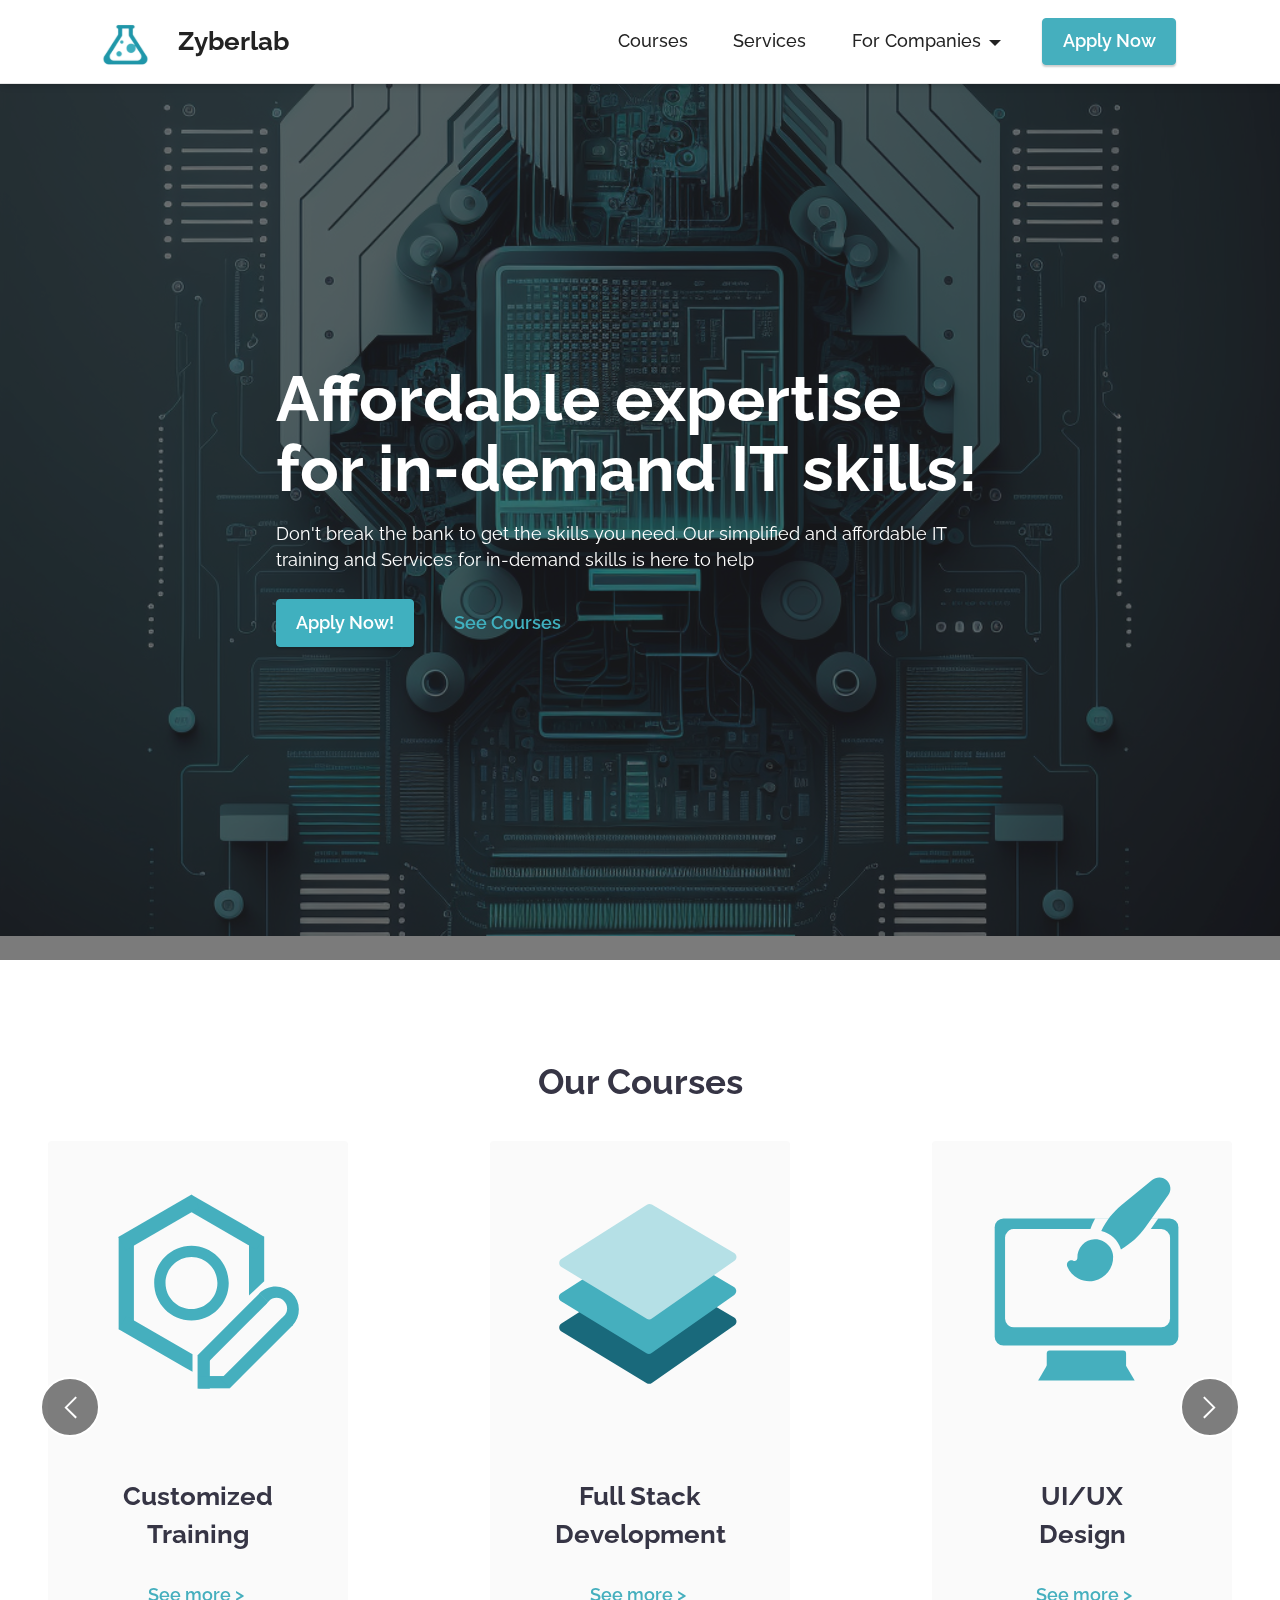
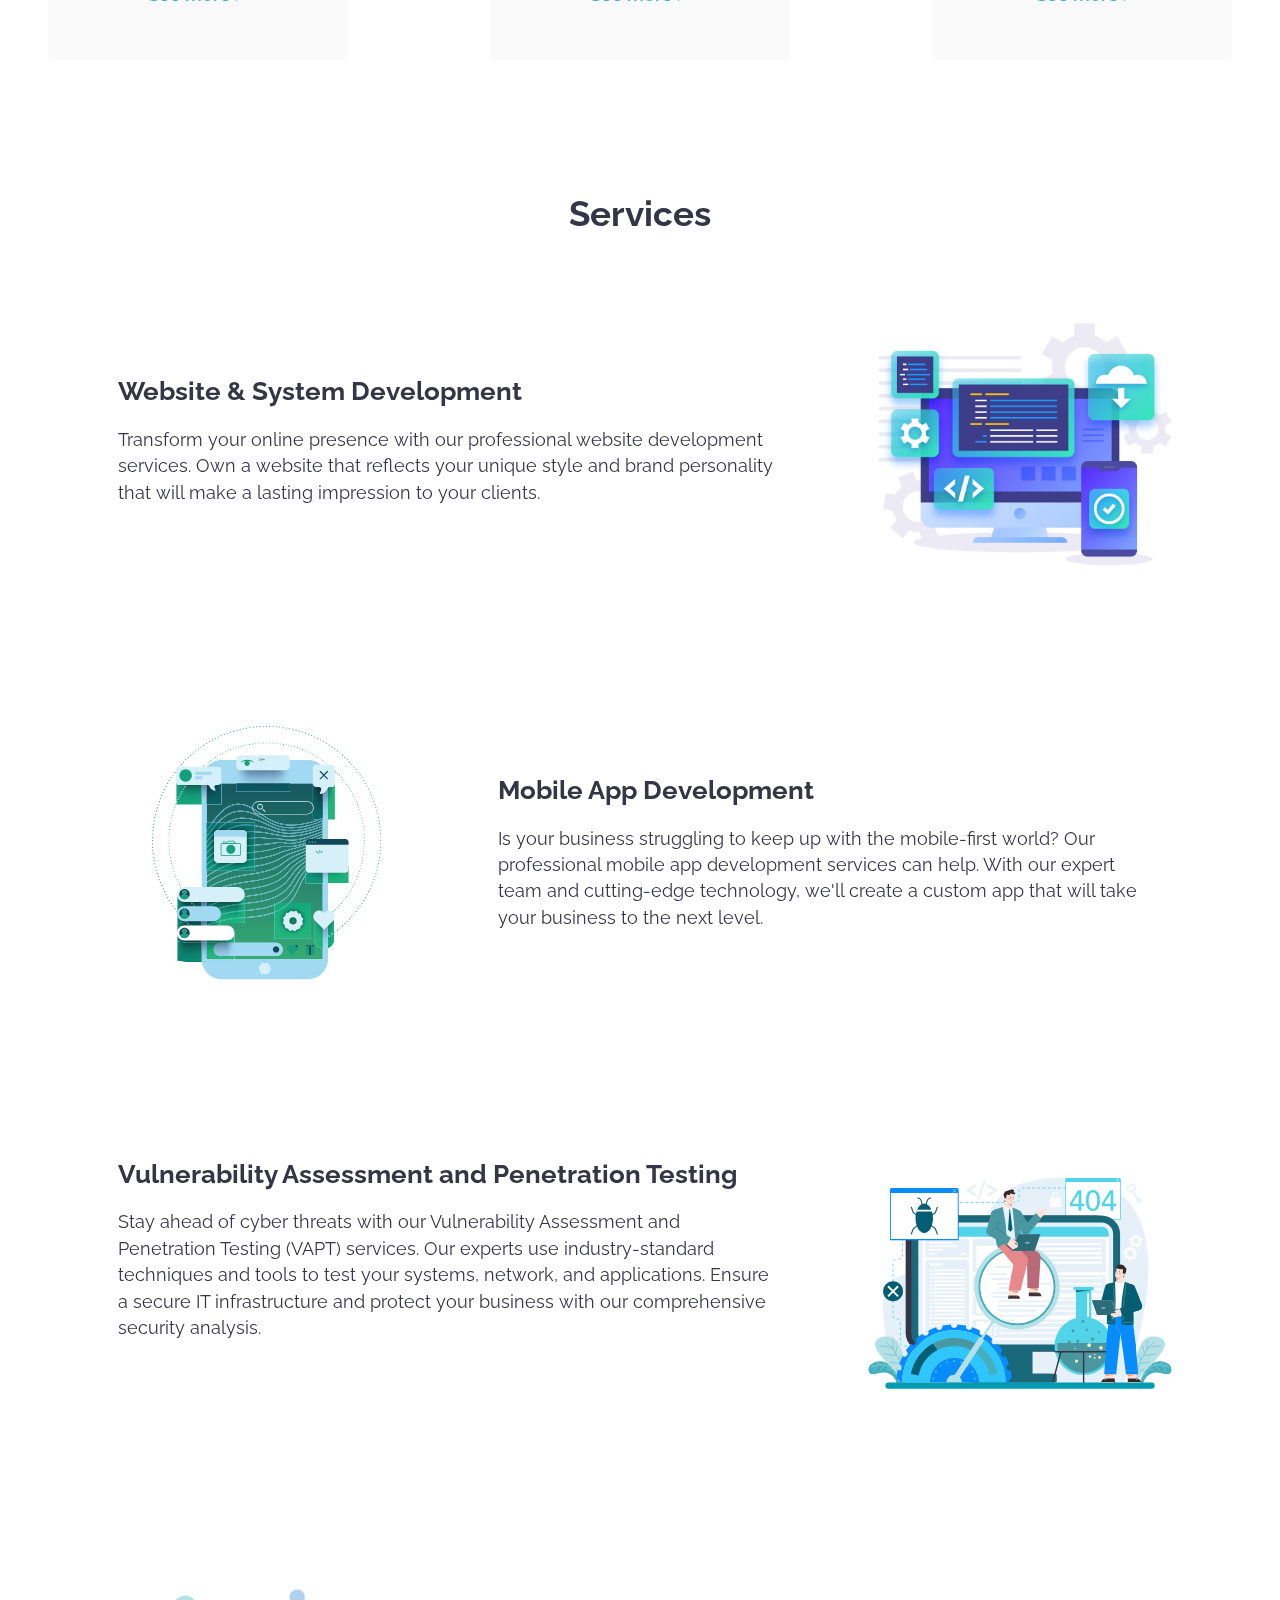
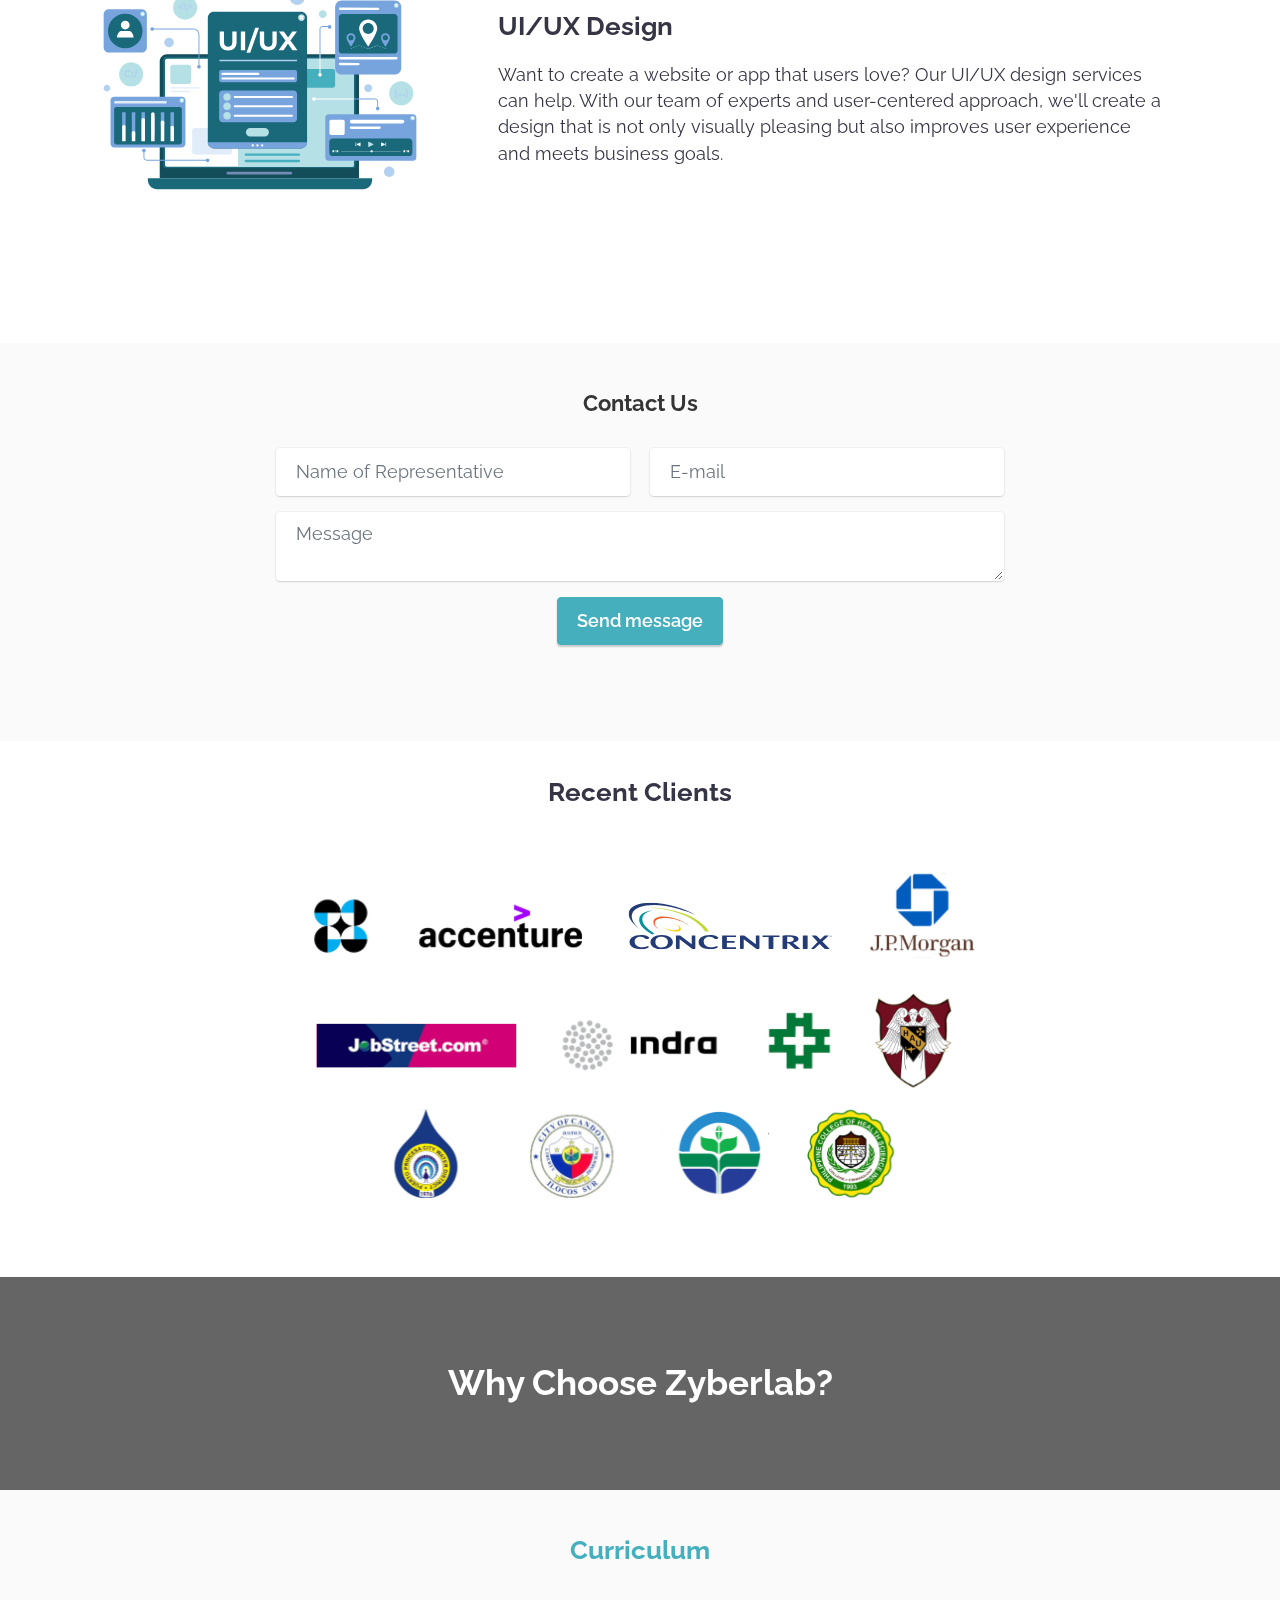
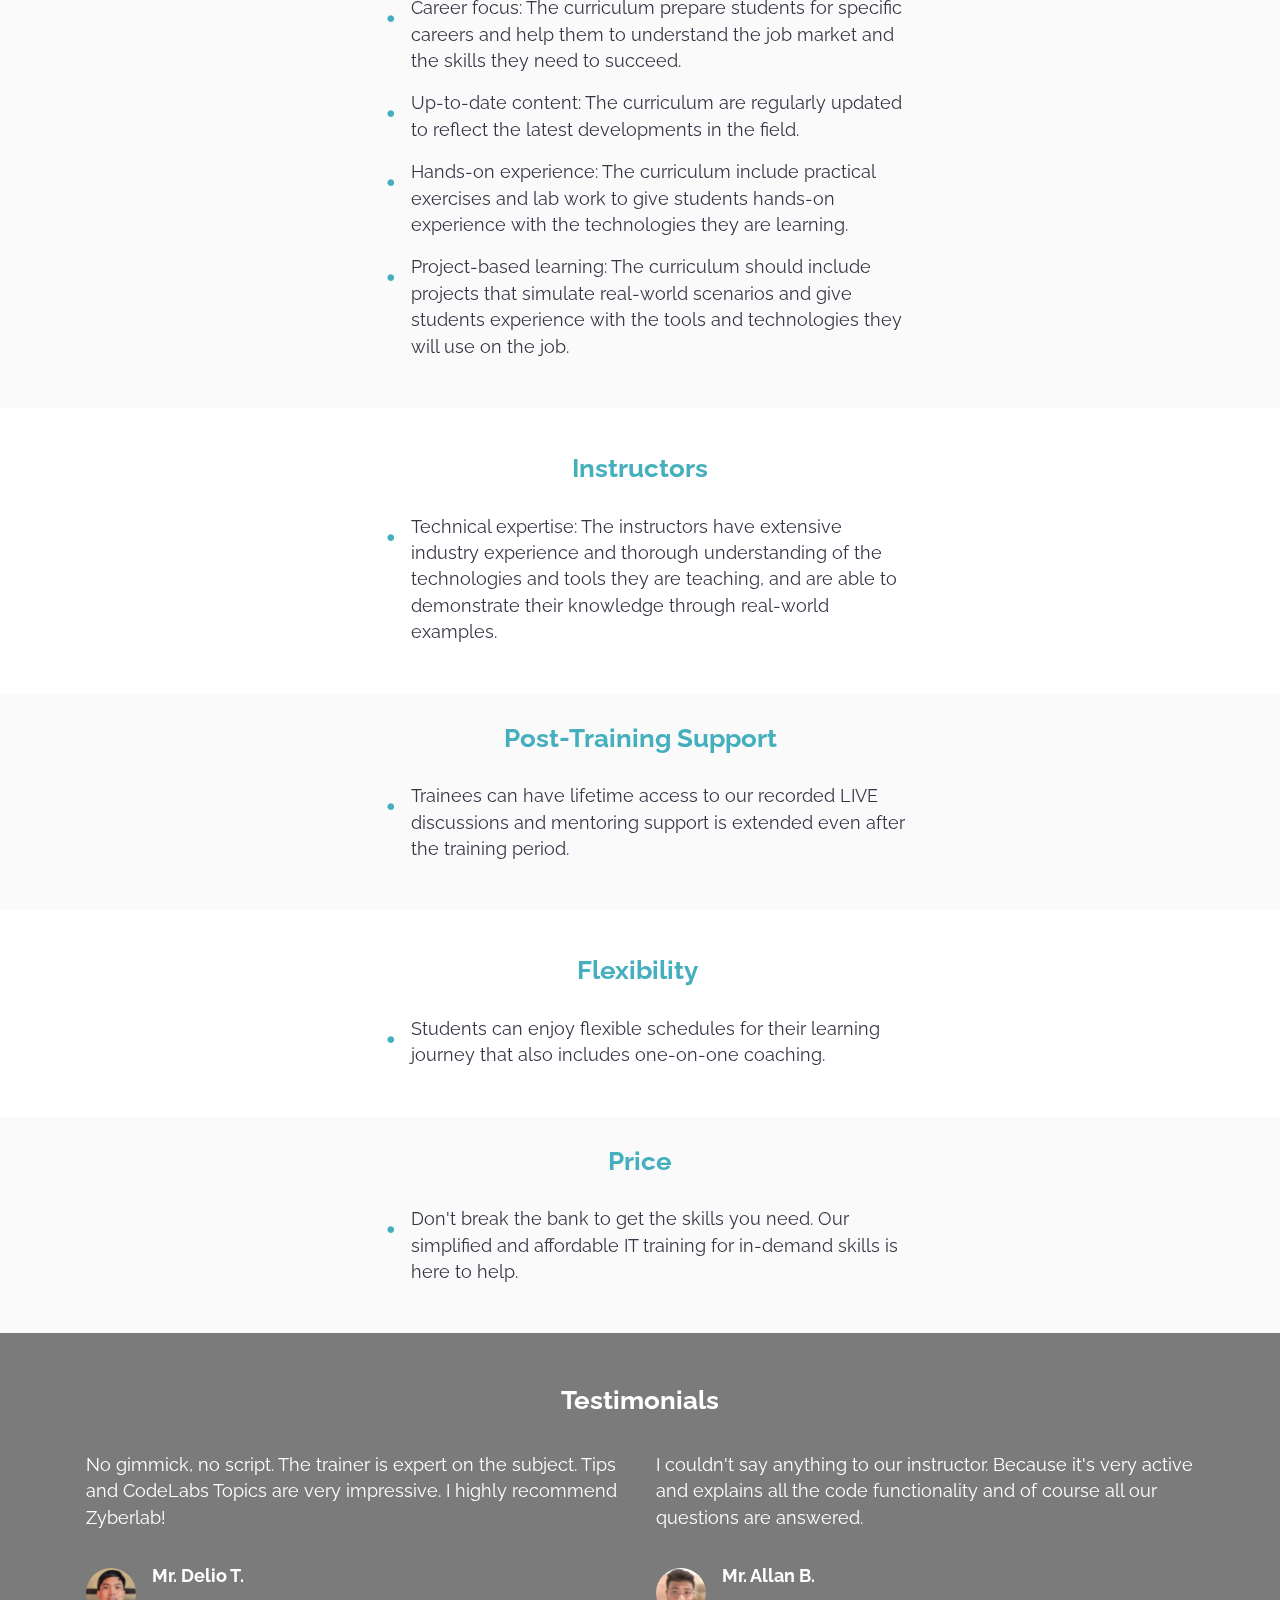
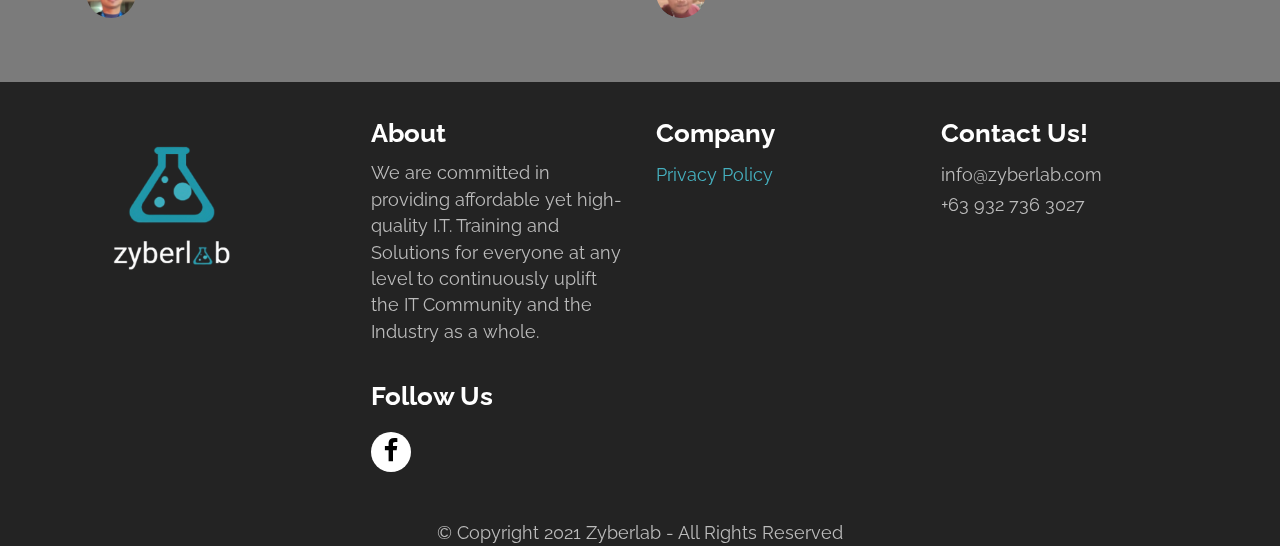
<file: index.html>
<!DOCTYPE html>
<html  >
<head>
  <!-- Site made with Mobirise Website Builder v5.9.13, https://mobirise.com -->
  <meta charset="UTF-8">
  <meta http-equiv="X-UA-Compatible" content="IE=edge">
  <meta name="generator" content="Mobirise v5.9.13, mobirise.com">
  <meta name="twitter:card" content="summary_large_image"/>
  <meta name="twitter:image:src" content="assets/images/index-meta.svg">
  <meta property="og:image" content="assets/images/index-meta.svg">
  <meta name="twitter:title" content="Zyberlab | IT Training & Services">
  <meta name="viewport" content="width=device-width, initial-scale=1, minimum-scale=1">
  <link rel="shortcut icon" href="assets/images/icon.svg" type="image/x-icon">
  <meta name="description" content="Affordable expertise for in-demand IT skills! Don't break the bank to get the skills you need. Our simplified and affordable IT training and Services for in-demand skills is here to help.">
  
  
  <title>Zyberlab | IT Training & Services</title>
  <link rel="stylesheet" href="assets/web/assets/mobirise-icons2/mobirise2.css">
  <link rel="stylesheet" href="assets/bootstrap/css/bootstrap.min.css">
  <link rel="stylesheet" href="assets/bootstrap/css/bootstrap-grid.min.css">
  <link rel="stylesheet" href="assets/bootstrap/css/bootstrap-reboot.min.css">
  <link rel="stylesheet" href="assets/parallax/jarallax.css">
  <link rel="stylesheet" href="assets/dropdown/css/style.css">
  <link rel="stylesheet" href="assets/socicon/css/styles.css">
  <link rel="stylesheet" href="assets/theme/css/style.css">
  <link rel="preload" href="https://fonts.googleapis.com/css?family=Raleway:100,200,300,400,500,600,700,800,900,100i,200i,300i,400i,500i,600i,700i,800i,900i&display=swap" as="style" onload="this.onload=null;this.rel='stylesheet'">
  <noscript><link rel="stylesheet" href="https://fonts.googleapis.com/css?family=Raleway:100,200,300,400,500,600,700,800,900,100i,200i,300i,400i,500i,600i,700i,800i,900i&display=swap"></noscript>
  <link rel="preload" as="style" href="assets/mobirise/css/mbr-additional.css?v=D78YMg"><link rel="stylesheet" href="assets/mobirise/css/mbr-additional.css?v=D78YMg" type="text/css">

  
  
  
</head>
<body>

<!-- Analytics -->


<style type="text/css">
.modal-body {
background-color: white;
color: darkcyan;
}
#menu1-h > nav {
box-shadow: 0px 1px 8px -2px rgba(0,0,0,0.35);}
</style>

<!-- Remove Mobirise Footer -->
<script>
    window.addEventListener('load', function () {
    const sections = document.querySelectorAll('section')
    sections[sections.length-1].remove()
})
</script>
<!-- Messenger Chat Plugin Code -->
    <div id="fb-root"></div>
      <script>
        window.fbAsyncInit = function() {
          FB.init({
            xfbml            : true,
            version          : 'v10.0'
          });
        };

        (function(d, s, id) {
          var js, fjs = d.getElementsByTagName(s)[0];
          if (d.getElementById(id)) return;
          js = d.createElement(s); js.id = id;
          js.src = 'https://connect.facebook.net/en_US/sdk/xfbml.customerchat.js';
          fjs.parentNode.insertBefore(js, fjs);
        }(document, 'script', 'facebook-jssdk'));
      </script>

      <!-- Your Chat Plugin code -->
      <div class="fb-customerchat"
        attribution="biz_inbox"
        page_id="1620014168239043">
      </div>
<!-- /Analytics -->


  
  <section data-bs-version="5.1" class="menu cid-s48OLK6784" once="menu" id="menu1-h">
    
    <nav class="navbar navbar-dropdown navbar-fixed-top navbar-expand-lg">
        <div class="container">
            <div class="navbar-brand">
                <span class="navbar-logo">
                    <a href="index.html">
                        <img src="assets/images/icon.svg" alt="Mobirise Website Builder" style="height: 3.8rem;">
                    </a>
                </span>
                <span class="navbar-caption-wrap"><a class="navbar-caption text-black text-primary display-7" href="index.html">Zyberlab</a></span>
            </div>
            <button class="navbar-toggler" type="button" data-toggle="collapse" data-bs-toggle="collapse" data-target="#navbarSupportedContent" data-bs-target="#navbarSupportedContent" aria-controls="navbarNavAltMarkup" aria-expanded="false" aria-label="Toggle navigation">
                <div class="hamburger">
                    <span></span>
                    <span></span>
                    <span></span>
                    <span></span>
                </div>
            </button>
            <div class="collapse navbar-collapse" id="navbarSupportedContent">
                <ul class="navbar-nav nav-dropdown" data-app-modern-menu="true"><li class="nav-item"><a class="nav-link link text-black text-primary display-4" href="courses.html" aria-expanded="false">Courses</a></li><li class="nav-item"><a class="nav-link link text-black text-primary display-4" href="index.html#content4-2y">Services</a></li><li class="nav-item dropdown"><a class="nav-link link text-black dropdown-toggle display-4" href="https://mobirise.com" data-toggle="dropdown-submenu" data-bs-toggle="dropdown" data-bs-auto-close="outside" aria-expanded="false">For Companies</a><div class="dropdown-menu" aria-labelledby="dropdown-748"><a class="text-black dropdown-item text-primary display-4" href="hire-dev.html">Hire Developers and Designers&nbsp;</a><a class="text-black show dropdown-item text-primary display-4" href="corporate-training.html">Corporate Training&nbsp;<br></a><a class="text-black show dropdown-item text-primary display-4" href="sponsorships.html">Sponsorship</a></div></li></ul>
                
                <div class="navbar-buttons mbr-section-btn"><a class="btn btn-primary display-4" href="enroll.html">Apply Now</a></div>
            </div>
        </div>
    </nav>

</section>

<section data-bs-version="5.1" class="header1 cid-s48MCQYojq mbr-fullscreen mbr-parallax-background" id="header1-f">

    

    <div class="mbr-overlay" style="opacity: 0.6; background-color: rgb(35, 35, 35);"></div>

    <div class="align-center container">
        <div class="row justify-content-center">
            <div class="col-12 col-lg-8">
                <h1 class="mbr-section-title mbr-fonts-style mb-3 display-1"><strong>Affordable expertise </strong><br><strong>for in-demand IT skills!</strong></h1>
                
                <p class="mbr-text mbr-fonts-style display-4">Don't break the bank to get the skills you need. Our simplified and affordable IT training and Services for in-demand skills is here to help</p>
                <div class="mbr-section-btn mt-3"><a class="btn btn-success display-4" href="enroll.html">Apply Now!</a> <a class="btn btn-success-outline display-4" href="courses.html">See Courses</a></div>
            </div>
        </div>
    </div>
</section>

<section data-bs-version="5.1" class="slider6 mbr-embla cid-tthaanW5xH" id="slider6-1o">
    
    
    <div class="position-relative">
        <div class="mbr-section-head">
            <h4 class="mbr-section-title mbr-fonts-style align-center mb-0 display-5"><strong>Our Courses</strong></h4>
            
        </div>
        <div class="embla mt-4" data-skip-snaps="true" data-align="center" data-contain-scroll="trimSnaps" data-loop="true" data-auto-play="true" data-auto-play-interval="5" data-draggable="true">
            <div class="embla__viewport container-fluid">
                <div class="embla__container">
                    <div class="embla__slide slider-image item" style="margin-left: 1rem; margin-right: 1rem;">
                        <div class="slide-content">
                            <div class="item-wrapper">
                                <div class="item-img">
                                    <img src="assets/images/fullstack-4.svg" alt="Mobirise Website Builder" title="" data-slide-to="0" data-bs-slide-to="0">
                                </div>
                            </div>
                            <div class="item-content">
                                
                                <h6 class="item-subtitle mbr-fonts-style mt-1 display-7"><strong>Full Stack
</strong><div><strong>Development</strong></div></h6>
                                
                            </div>
                            <div class="mbr-section-btn item-footer mt-2"><a href="courses.html#features5-2m" class="btn item-btn btn-primary-outline display-4">&nbsp; &nbsp; &nbsp; &nbsp; &nbsp; &nbsp; See more &gt;</a></div>
                        </div>
                    </div>
                    <div class="embla__slide slider-image item" style="margin-left: 1rem; margin-right: 1rem;">
                        <div class="slide-content">
                            <div class="item-wrapper">
                                <div class="item-img">
                                    <img src="assets/images/ui-4.svg" alt="Mobirise Website Builder" title="" data-slide-to="1" data-bs-slide-to="1">
                                </div>
                            </div>
                            <div class="item-content">
                                
                                <h6 class="item-subtitle mbr-fonts-style mt-1 display-7"><strong>UI/UX
</strong><div><strong>Design</strong></div></h6>
                                
                            </div>
                            <div class="mbr-section-btn item-footer mt-2"><a href="courses.html#features5-2m" class="btn item-btn btn-primary-outline display-4">&nbsp; &nbsp; &nbsp; &nbsp; &nbsp; &nbsp; &nbsp;See more &gt;</a></div>
                        </div>
                    </div>
                    <div class="embla__slide slider-image item" style="margin-left: 1rem; margin-right: 1rem;">
                        <div class="slide-content">
                            <div class="item-wrapper">
                                <div class="item-img">
                                    <img src="assets/images/data-4.svg" alt="Mobirise Website Builder" title="" data-slide-to="2" data-bs-slide-to="2">
                                </div>
                            </div>
                            <div class="item-content">
                                
                                <h6 class="item-subtitle mbr-fonts-style mt-1 display-7"><strong>Data Analytics</strong></h6>
                                
                            </div>
                            <div class="mbr-section-btn item-footer mt-2"><a href="courses.html#features5-2n" class="btn item-btn btn-primary-outline display-4">&nbsp; &nbsp; &nbsp; &nbsp; &nbsp; &nbsp; See more &gt;</a></div>
                        </div>
                    </div>
                    <div class="embla__slide slider-image item" style="margin-left: 1rem; margin-right: 1rem;">
                        <div class="slide-content">
                            <div class="item-wrapper">
                                <div class="item-img">
                                    <img src="assets/images/mobile-2.svg" alt="Mobirise Website Builder" title="" data-slide-to="3" data-bs-slide-to="3">
                                </div>
                            </div>
                            <div class="item-content">
                                
                                <h6 class="item-subtitle mbr-fonts-style mt-1 display-7"><strong>Mobile App</strong><br><strong>Development</strong></h6>
                                
                            </div>
                            <div class="mbr-section-btn item-footer mt-2"><a href="courses.html#features5-2p" class="btn item-btn btn-primary-outline display-4">&nbsp; &nbsp; &nbsp; &nbsp; &nbsp; &nbsp; See more &gt;</a></div>
                        </div>
                    </div><div class="embla__slide slider-image item" style="margin-left: 1rem; margin-right: 1rem;">
                        <div class="slide-content">
                            <div class="item-wrapper">
                                <div class="item-img">
                                    <img src="assets/images/lara-vue-1.svg" alt="Mobirise Website Builder" title="" data-slide-to="4" data-bs-slide-to="4">
                                </div>
                            </div>
                            <div class="item-content">
                                
                                <h6 class="item-subtitle mbr-fonts-style mt-1 display-7"><strong>Laravel + Vue</strong></h6>
                                
                            </div>
                            <div class="mbr-section-btn item-footer mt-2"><a href="courses.html#features5-2n" class="btn item-btn btn-primary-outline display-4">&nbsp; &nbsp; &nbsp; &nbsp; &nbsp; &nbsp; See more &gt;</a></div>
                        </div>
                    </div><div class="embla__slide slider-image item" style="margin-left: 1rem; margin-right: 1rem;">
                        <div class="slide-content">
                            <div class="item-wrapper">
                                <div class="item-img">
                                    <img src="assets/images/api-1.svg" alt="Mobirise Website Builder" title="" data-slide-to="5" data-bs-slide-to="5">
                                </div>
                            </div>
                            <div class="item-content">
                                
                                <h6 class="item-subtitle mbr-fonts-style mt-1 display-7"><strong>API&nbsp;</strong><strong>Development</strong></h6>
                                
                            </div>
                            <div class="mbr-section-btn item-footer mt-2"><a href="courses.html#features5-2o" class="btn item-btn btn-primary-outline display-4">&nbsp; &nbsp; &nbsp; &nbsp; &nbsp; &nbsp; See more &gt;</a></div>
                        </div>
                    </div><div class="embla__slide slider-image item" style="margin-left: 1rem; margin-right: 1rem;">
                        <div class="slide-content">
                            <div class="item-wrapper">
                                <div class="item-img">
                                    <img src="assets/images/wordpress-1.svg" alt="Mobirise Website Builder" title="" data-slide-to="6" data-bs-slide-to="6">
                                </div>
                            </div>
                            <div class="item-content">
                                
                                <h6 class="item-subtitle mbr-fonts-style mt-1 display-7"><strong>Wordpress</strong></h6>
                                
                            </div>
                            <div class="mbr-section-btn item-footer mt-2"><a href="courses.html#features5-2o" class="btn item-btn btn-primary-outline display-4">&nbsp; &nbsp; &nbsp; &nbsp; &nbsp; &nbsp; See more &gt;</a></div>
                        </div>
                    </div><div class="embla__slide slider-image item" style="margin-left: 1rem; margin-right: 1rem;">
                        <div class="slide-content">
                            <div class="item-wrapper">
                                <div class="item-img">
                                    <img src="assets/images/ai-machine.svg" alt="Mobirise Website Builder" title="" data-slide-to="7" data-bs-slide-to="7">
                                </div>
                            </div>
                            <div class="item-content">
                                
                                <h6 class="item-subtitle mbr-fonts-style mt-1 display-7"><strong>AI/Machine </strong><br><strong>Learning</strong></h6>
                                
                            </div>
                            <div class="mbr-section-btn item-footer mt-2"><a href="courses.html#features5-2p" class="btn item-btn btn-primary-outline display-4">&nbsp; &nbsp; &nbsp; &nbsp; &nbsp; &nbsp; See more &gt;</a></div>
                        </div>
                    </div><div class="embla__slide slider-image item" style="margin-left: 1rem; margin-right: 1rem;">
                        <div class="slide-content">
                            <div class="item-wrapper">
                                <div class="item-img">
                                    <img src="assets/images/java-9.svg" alt="Mobirise Website Builder" title="" data-slide-to="8" data-bs-slide-to="8">
                                </div>
                            </div>
                            <div class="item-content">
                                
                                <h6 class="item-subtitle mbr-fonts-style mt-1 display-7"><strong>Java</strong></h6>
                                
                            </div>
                            <div class="mbr-section-btn item-footer mt-2"><a href="courses.html#features5-2q" class="btn item-btn btn-primary-outline display-4">&nbsp; &nbsp; &nbsp; &nbsp; &nbsp; &nbsp; See more &gt;</a></div>
                        </div>
                    </div><div class="embla__slide slider-image item" style="margin-left: 1rem; margin-right: 1rem;">
                        <div class="slide-content">
                            <div class="item-wrapper">
                                <div class="item-img">
                                    <img src="assets/images/hacking-1.svg" alt="Mobirise Website Builder" title="" data-slide-to="9" data-bs-slide-to="9">
                                </div>
                            </div>
                            <div class="item-content">
                                
                                <h6 class="item-subtitle mbr-fonts-style mt-1 display-7"><strong>Ethical Web </strong><br><strong>Hacking</strong></h6>
                                
                            </div>
                            <div class="mbr-section-btn item-footer mt-2"><a href="courses.html#features5-2q" class="btn item-btn btn-primary-outline display-4">&nbsp; &nbsp; &nbsp; &nbsp; &nbsp; &nbsp; See more &gt;</a></div>
                        </div>
                    </div><div class="embla__slide slider-image item" style="margin-left: 1rem; margin-right: 1rem;">
                        <div class="slide-content">
                            <div class="item-wrapper">
                                <div class="item-img">
                                    <img src="assets/images/analysisdesign-2.svg" alt="Mobirise Website Builder" title="" data-slide-to="10" data-bs-slide-to="10">
                                </div>
                            </div>
                            <div class="item-content">
                                
                                <h6 class="item-subtitle mbr-fonts-style mt-1 display-7"><strong>System Analysis </strong><br><strong>and Design</strong></h6>
                                
                            </div>
                            <div class="mbr-section-btn item-footer mt-2"><a href="courses.html#features5-2r" class="btn item-btn btn-primary-outline display-4">&nbsp; &nbsp; &nbsp; &nbsp; &nbsp; &nbsp; See more &gt;</a></div>
                        </div>
                    </div><div class="embla__slide slider-image item" style="margin-left: 1rem; margin-right: 1rem;">
                        <div class="slide-content">
                            <div class="item-wrapper">
                                <div class="item-img">
                                    <img src="assets/images/testautomation-1.svg" alt="Mobirise Website Builder" title="" data-slide-to="11" data-bs-slide-to="11">
                                </div>
                            </div>
                            <div class="item-content">
                                
                                <h6 class="item-subtitle mbr-fonts-style mt-1 display-7"><strong>Software Testing</strong><br><strong>Automation</strong></h6>
                                
                            </div>
                            <div class="mbr-section-btn item-footer mt-2"><a href="courses.html#features5-2r" class="btn item-btn btn-primary-outline display-4">&nbsp; &nbsp; &nbsp; &nbsp; &nbsp; &nbsp; See more &gt;</a></div>
                        </div>
                    </div><div class="embla__slide slider-image item" style="margin-left: 1rem; margin-right: 1rem;">
                        <div class="slide-content">
                            <div class="item-wrapper">
                                <div class="item-img">
                                    <img src="assets/images/sea-1.svg" alt="Mobirise Website Builder" title="" data-slide-to="12" data-bs-slide-to="12">
                                </div>
                            </div>
                            <div class="item-content">
                                
                                <h6 class="item-subtitle mbr-fonts-style mt-1 display-7"><strong>Search Engine</strong><br><strong>Optimization</strong></h6>
                                
                            </div>
                            <div class="mbr-section-btn item-footer mt-2"><a href="courses.html#features5-2s" class="btn item-btn btn-primary-outline display-4">&nbsp; &nbsp; &nbsp; &nbsp; &nbsp; &nbsp; See more &gt;</a></div>
                        </div>
                    </div><div class="embla__slide slider-image item" style="margin-left: 1rem; margin-right: 1rem;">
                        <div class="slide-content">
                            <div class="item-wrapper">
                                <div class="item-img">
                                    <img src="assets/images/scrum-1.svg" alt="Mobirise Website Builder" title="" data-slide-to="13" data-bs-slide-to="13">
                                </div>
                            </div>
                            <div class="item-content">
                                
                                <h6 class="item-subtitle mbr-fonts-style mt-1 display-7"><strong>SCRUM</strong></h6>
                                
                            </div>
                            <div class="mbr-section-btn item-footer mt-2"><a href="courses.html#features5-2s" class="btn item-btn btn-primary-outline display-4">&nbsp; &nbsp; &nbsp; &nbsp; &nbsp; &nbsp; See more &gt;</a></div>
                        </div>
                    </div><div class="embla__slide slider-image item" style="margin-left: 1rem; margin-right: 1rem;">
                        <div class="slide-content">
                            <div class="item-wrapper">
                                <div class="item-img">
                                    <img src="assets/images/python-5.svg" alt="Mobirise Website Builder" title="" data-slide-to="14" data-bs-slide-to="14">
                                </div>
                            </div>
                            <div class="item-content">
                                
                                <h6 class="item-subtitle mbr-fonts-style mt-1 display-7"><strong>Python</strong></h6>
                                
                            </div>
                            <div class="mbr-section-btn item-footer mt-2"><a href="courses.html#features5-2x" class="btn item-btn btn-primary-outline display-4">&nbsp; &nbsp; &nbsp; &nbsp; &nbsp; &nbsp; See more &gt;</a></div>
                        </div>
                    </div><div class="embla__slide slider-image item" style="margin-left: 1rem; margin-right: 1rem;">
                        <div class="slide-content">
                            <div class="item-wrapper">
                                <div class="item-img">
                                    <img src="assets/images/custom-2.svg" alt="Mobirise Website Builder" title="" data-slide-to="15" data-bs-slide-to="15">
                                </div>
                            </div>
                            <div class="item-content">
                                
                                <h6 class="item-subtitle mbr-fonts-style mt-1 display-7"><strong>Customized </strong><br><strong>Training</strong></h6>
                                
                            </div>
                            <div class="mbr-section-btn item-footer mt-2"><a href="courses.html#features5-2x" class="btn item-btn btn-primary-outline display-4">&nbsp; &nbsp; &nbsp; &nbsp; &nbsp; &nbsp; See more &gt;</a></div>
                        </div>
                    </div>
                </div>
            </div>
            <button class="embla__button embla__button--prev">
                <span class="mobi-mbri mobi-mbri-arrow-prev mbr-iconfont" aria-hidden="true"></span>
                <span class="sr-only visually-hidden visually-hidden">Previous</span>
            </button>
            <button class="embla__button embla__button--next">
                <span class="mobi-mbri mobi-mbri-arrow-next mbr-iconfont" aria-hidden="true"></span>
                <span class="sr-only visually-hidden visually-hidden">Next</span>
            </button>
        </div>
    </div>
</section>

<section data-bs-version="5.1" class="content4 cid-tuSSwwHLSS" id="content4-2y">
    

    
    
    <div class="container">
        <div class="row justify-content-center">
            <div class="title col-md-12 col-lg-10">
                <h3 class="mbr-section-title mbr-fonts-style align-center mb-4 display-5">
                    <strong>Services</strong><strong><br></strong></h3>
                
                
            </div>
        </div>
    </div>
</section>

<section data-bs-version="5.1" class="image2 cid-ttWrhlI7tS" id="image2-2b">
    

    
    

    <div class="container">
        <div class="row align-items-center">
            <div class="col-12 col-lg-4">
                <div class="image-wrapper">
                    <img src="assets/images/4380747.jpg" alt="Mobirise Website Builder">
                    
                </div>
            </div>
            <div class="col-12 col-lg">
                <div class="text-wrapper">
                    <h3 class="mbr-section-title mbr-fonts-style mb-3 display-7"><strong>Website &amp; System Development</strong></h3>
                    <p class="mbr-text mbr-fonts-style display-4">
                        Transform your online presence with our professional website development services. Own a website that reflects your unique style and brand personality that will make a lasting impression to your clients. </p>
                </div>
            </div>
        </div>
    </div>
</section>

<section data-bs-version="5.1" class="image1 cid-ttWrjcaSSS" id="image1-2c">
    

    
    

    <div class="container">
        <div class="row align-items-center">
            <div class="col-12 col-lg-4">
                <div class="image-wrapper">
                    <img src="assets/images/movileapp.svg" alt="Mobirise Website Builder">
                    
                </div>
            </div>
            <div class="col-12 col-lg">
                <div class="text-wrapper">
                    <h3 class="mbr-section-title mbr-fonts-style mb-3 display-7"><strong>Mobile App Development</strong></h3>
                    <p class="mbr-text mbr-fonts-style display-4">Is your business struggling to keep up with the mobile-first world? Our professional mobile app development services can help. With our expert team and cutting-edge technology, we'll create a custom app that will take your business to the next level.</p>
                </div>
            </div>
        </div>
    </div>
</section>

<section data-bs-version="5.1" class="image2 cid-ttWrkR0sRF" id="image2-2d">
    

    
    

    <div class="container">
        <div class="row align-items-center">
            <div class="col-12 col-lg-4">
                <div class="image-wrapper">
                    <img src="assets/images/assessment.svg" alt="Mobirise Website Builder">
                    
                </div>
            </div>
            <div class="col-12 col-lg">
                <div class="text-wrapper">
                    <h3 class="mbr-section-title mbr-fonts-style mb-3 display-7"><strong>Vulnerability Assessment and Penetration Testing</strong></h3>
                    <p class="mbr-text mbr-fonts-style display-4">Stay ahead of cyber threats with our Vulnerability Assessment and Penetration Testing (VAPT) services. Our experts use industry-standard techniques and tools to test your systems, network, and applications. Ensure a secure IT infrastructure and protect your business with our comprehensive security analysis.</p>
                </div>
            </div>
        </div>
    </div>
</section>

<section data-bs-version="5.1" class="image1 cid-ttWrlmp2O0" id="image1-2e">
    

    
    

    <div class="container">
        <div class="row align-items-center">
            <div class="col-12 col-lg-4">
                <div class="image-wrapper">
                    <img src="assets/images/ui-ux-4.svg" alt="Mobirise Website Builder">
                    
                </div>
            </div>
            <div class="col-12 col-lg">
                <div class="text-wrapper">
                    <h3 class="mbr-section-title mbr-fonts-style mb-3 display-7"><strong>UI/UX Design</strong></h3>
                    <p class="mbr-text mbr-fonts-style display-4">Want to create a website or app that users love? Our UI/UX design services can help. With our team of experts and user-centered approach, we'll create a design that is not only visually pleasing but also improves user experience and meets business goals.</p>
                </div>
            </div>
        </div>
    </div>
</section>

<section data-bs-version="5.1" class="form5 cid-tvC5X5umaD" id="form5-5z">
    
    
    <div class="container">
        <div class="mbr-section-head">
            <h3 class="mbr-section-title mbr-fonts-style align-center mb-0 display-2">
                <strong>Contact Us</strong></h3>
            
        </div>
        <div class="row justify-content-center mt-4">
            <div class="col-lg-8 mx-auto mbr-form" data-form-type="formoid">
                <form action="https://mobirise.eu/" method="POST" class="mbr-form form-with-styler" data-form-title="Form Name"><input type="hidden" name="email" data-form-email="true" value="Dpb2wbfsqA2BslibI6Za6CWHtsXVLmfTYgJAhdKAIfxOuU+yfsXrPKqUq32Rg/TEikHO1ShYsP78Zb5+YoHULojn71IK8mk4nXAW3Q1Jdv35tRZxQ684qoTJCz6hbWl7">
                    <div class="row">
                        <div hidden="hidden" data-form-alert="" class="alert alert-success col-12">Thank you for your message!
Our representative will get back to you soon.</div>
                        <div hidden="hidden" data-form-alert-danger="" class="alert alert-danger col-12">
                            Oops...! some problem!
                        </div>
                    </div>
                    <div class="dragArea row">
                        <div class="col-md col-sm-12 form-group mb-3" data-for="name">
                            <input type="text" name="name" placeholder="Name of Representative" data-form-field="name" class="form-control" value="" id="name-form5-5z">
                        </div>
                        <div class="col-md col-sm-12 form-group mb-3" data-for="email">
                            <input type="email" name="email" placeholder="E-mail" data-form-field="email" class="form-control" value="" id="email-form5-5z">
                        </div>
                        
                        <div class="col-12 form-group mb-3" data-for="textarea">
                            <textarea name="textarea" placeholder="Message" data-form-field="textarea" class="form-control" id="textarea-form5-5z"></textarea>
                        </div>
                        <div class="col-lg-12 col-md-12 col-sm-12 align-center mbr-section-btn">
                            <button type="submit" class="btn btn-primary display-4">Send message</button>
                        </div>
                    </div>
                </form>
            </div>
        </div>
    </div>
</section>

<section data-bs-version="5.1" class="content4 cid-tvJmkkHjKp" id="content4-6m">
    

    
    
    <div class="container">
        <div class="row justify-content-center">
            <div class="title col-md-12 col-lg-12">
                <h3 class="mbr-section-title mbr-fonts-style align-center mb-4 display-7">
                    <strong>Recent Clients</strong></h3>
                
                
            </div>
        </div>
    </div>
</section>

<section data-bs-version="5.1" class="image3 cid-tvElRChHCh" id="image3-6e">
    

    
    

    <div class="container-fluid">
        <div class="row justify-content-center">
            <div class="col-12 col-lg-8">
                <div class="image-wrapper">
                    <img src="assets/images/clients1.svg" alt="Mobirise Website Builder">
                    
                </div>
            </div>
        </div>
    </div>
</section>

<section data-bs-version="5.1" class="content4 cid-tvgBkTZPvE mbr-parallax-background" id="content4-5l">
    

    
    <div class="mbr-overlay" style="opacity: 0.7; background-color: rgb(35, 35, 35);">
    </div>
    <div class="container">
        <div class="row justify-content-center">
            <div class="title col-md-12 col-lg-10">
                <h3 class="mbr-section-title mbr-fonts-style align-center mb-4 display-5">
                    <strong>Why Choose Zyberlab?</strong></h3>
                
                
            </div>
        </div>
    </div>
</section>

<section data-bs-version="5.1" class="content13 cid-tuYmqyTHID" id="content13-34">
    

    
    
    <div class="container">
        <div class="row justify-content-center">
            <div class="col-md-12 col-lg-12">
                <h3 class="mbr-section-title mbr-fonts-style mb-4 display-7"><p><strong>Curriculum</strong></p></h3>
            </div>
        </div>
        <div class="row justify-content-center">
            <div class="col-md-12 col-lg-12">
                <div class="row justify-content-center">
                    <div class="col-12 col-lg-6">
                        <ul class="list mbr-fonts-style display-4">
                            <li>Career focus: The curriculum prepare students for specific careers and help them to understand the job market and the skills they need to succeed.</li><li>Up-to-date content: The curriculum are regularly updated to reflect the latest developments in the field.</li>
                            <li>Hands-on experience: The curriculum include practical exercises and lab work to give students hands-on experience with the technologies they are learning.</li><li>Project-based learning: The curriculum should include projects that simulate real-world scenarios and give students experience with the tools and technologies they will use on the job.</li>
                        </ul>
                    </div>
                    
                </div>
            </div>
        </div>
    </div>
</section>

<section data-bs-version="5.1" class="content13 cid-tvD6k9jaVD" id="content13-61">
    

    
    
    <div class="container">
        <div class="row justify-content-center">
            <div class="col-md-12 col-lg-12">
                <h3 class="mbr-section-title mbr-fonts-style mb-4 display-7"><p><strong>Instructors</strong></p></h3>
            </div>
        </div>
        <div class="row justify-content-center">
            <div class="col-md-12 col-lg-12">
                <div class="row justify-content-center">
                    <div class="col-12 col-lg-6">
                        <ul class="list mbr-fonts-style display-4">
                            <li>Technical expertise: The instructors have extensive industry experience and thorough understanding of the technologies and tools they are teaching, and are able to demonstrate their knowledge through real-world examples.</li>
                        </ul>
                    </div>
                    
                </div>
            </div>
        </div>
    </div>
</section>

<section data-bs-version="5.1" class="content13 cid-tvD6nyOMZa" id="content13-65">
    

    
    
    <div class="container">
        <div class="row justify-content-center">
            <div class="col-md-12 col-lg-12">
                <h3 class="mbr-section-title mbr-fonts-style mb-4 display-7"><p><strong>Post-Training Support</strong></p></h3>
            </div>
        </div>
        <div class="row justify-content-center">
            <div class="col-md-12 col-lg-12">
                <div class="row justify-content-center">
                    <div class="col-12 col-lg-6">
                        <ul class="list mbr-fonts-style display-4">
                            <li>Trainees can have lifetime access to our recorded LIVE discussions and mentoring support is extended even after the training period.</li>
                        </ul>
                    </div>
                    
                </div>
            </div>
        </div>
    </div>
</section>

<section data-bs-version="5.1" class="content13 cid-tvD6jcmIbf" id="content13-60">
    

    
    
    <div class="container">
        <div class="row justify-content-center">
            <div class="col-md-12 col-lg-12">
                <h3 class="mbr-section-title mbr-fonts-style mb-4 display-7"><p><strong>Flexibility&nbsp;</strong></p></h3>
            </div>
        </div>
        <div class="row justify-content-center">
            <div class="col-md-12 col-lg-12">
                <div class="row justify-content-center">
                    <div class="col-12 col-lg-6">
                        <ul class="list mbr-fonts-style display-4">
                            <li>Students can enjoy flexible schedules for their learning journey that also includes one-on-one coaching.</li>
                        </ul>
                    </div>
                    
                </div>
            </div>
        </div>
    </div>
</section>

<section data-bs-version="5.1" class="content13 cid-tvD6l2TZ1H" id="content13-62">
    

    
    
    <div class="container">
        <div class="row justify-content-center">
            <div class="col-md-12 col-lg-12">
                <h3 class="mbr-section-title mbr-fonts-style mb-4 display-7"><p><strong>Price</strong></p></h3>
            </div>
        </div>
        <div class="row justify-content-center">
            <div class="col-md-12 col-lg-12">
                <div class="row justify-content-center">
                    <div class="col-12 col-lg-6">
                        <ul class="list mbr-fonts-style display-4">
                            <li>Don't break the bank to get the skills you need. Our simplified and affordable IT training for in-demand skills is here to help.</li>
                        </ul>
                    </div>
                    
                </div>
            </div>
        </div>
    </div>
</section>

<section data-bs-version="5.1" class="testimonials2 cid-tv9USL8bER mbr-parallax-background" id="testimonials2-38">
    
    
    
    <div class="mbr-overlay" style="opacity: 0.6; background-color: rgb(35, 35, 35);">
    </div>
    <div class="container">
        <h3 class="mbr-section-title mbr-fonts-style align-center mb-4 display-7">
            <strong>Testimonials</strong>
        </h3>
        <div class="row justify-content-center">
            <div class="card col-12 col-md-6">
                <p class="mbr-text mbr-fonts-style mb-4 display-4">No gimmick, no script. The trainer is expert on the subject. Tips and CodeLabs Topics are very impressive. I highly recommend Zyberlab!&nbsp;<br></p>
                <div class="d-flex mb-md-0 mb-4">
                    <div class="image-wrapper">
                        <img src="assets/images/dp-2.png" alt="Mobirise Website Builder">
                    </div>
                    <div class="text-wrapper">
                        <p class="name mbr-fonts-style mb-1 display-4"><strong>Mr. Delio T.</strong></p>
                        
                    </div>
                </div>
            </div>
            <div class="card col-12 col-md-6">
                <p class="mbr-text mbr-fonts-style mb-4 display-4">I couldn't say anything to our instructor. Because it's very active and explains all the code functionality and of course all our questions are answered.<br></p>
                <div class="d-flex mb-md-0 mb-4">
                    <div class="image-wrapper">
                        <img src="assets/images/dp2-1.png" alt="Mobirise Website Builder">
                    </div>
                    <div class="text-wrapper">
                        <p class="name mbr-fonts-style mb-1 display-4">
                            <strong>Mr. Allan B.</strong></p>
                        
                    </div>
                </div>
            </div>
        </div>
    </div>
</section>

<section data-bs-version="5.1" class="footer4 cid-tvgQXy4Cvg" once="footers" id="footer4-5r">

    

    
    
    <div class="container">
        <div class="row mbr-white">
            <div class="col-6 col-lg-3">
                <div class="media-wrap col-md-8 col-12">
                    <a href="index.html">
                        <img src="assets/images/icon-w-name-2.svg" alt="Mobirise Website Builder">
                    </a>
                </div>
            </div>
            <div class="col-12 col-md-6 col-lg-3">
                <h5 class="mbr-section-subtitle mbr-fonts-style mb-2 display-7">
                    <strong>About</strong>
                </h5>
                <p class="mbr-text mbr-fonts-style mb-4 display-4">
                    We are committed in providing affordable yet high-quality I.T. Training and Solutions for everyone at any level to continuously uplift the IT Community and the Industry as a whole.</p>
                <h5 class="mbr-section-subtitle mbr-fonts-style mb-3 display-7">
                    <strong>Follow Us</strong>
                </h5>
                <div class="social-row display-7">
                    <div class="soc-item">
                        <a href="https://www.facebook.com/ZyberLab.IT" target="_blank">
                            <span class="mbr-iconfont socicon-facebook socicon" style="font-size: 24px;"></span>
                        </a>
                    </div>
                    
                    
                    
                </div>
            </div>
            <div class="col-12 col-md-6 col-lg-3">
                <h5 class="mbr-section-subtitle mbr-fonts-style mb-2 display-7"><strong>Company</strong></h5>
                <ul class="list mbr-fonts-style display-4">
                    <li class="mbr-text item-wrap"><a href="https://drive.google.com/file/d/1P8H-BgM1ZGtNY3NaCrtfuPEuWFRWll0s/view?usp=share_link" class="text-primary" target="_blank">Privacy Policy</a></li><a href="https://drive.google.com/file/d/1P8H-BgM1ZGtNY3NaCrtfuPEuWFRWll0s/view?usp=share_link" class="text-primary">
                    </a><li class="mbr-text item-wrap">&nbsp; &nbsp; &nbsp; &nbsp; &nbsp; &nbsp;</li>
                </ul>
            </div>
            <div class="col-12 col-md-6 col-lg-3">
                <h5 class="mbr-section-subtitle mbr-fonts-style mb-2 display-7">
                    <strong>Contact Us!</strong></h5>
                <ul class="list mbr-fonts-style display-4">
                    <li class="mbr-text item-wrap">info@zyberlab.com
</li><li class="mbr-text item-wrap">+63 932 736 3027</li>
                </ul>
            </div>
            <div class="col-12 mt-4">
                <p class="mbr-text mb-0 mbr-fonts-style copyright align-center display-4">
                    © Copyright 2021 Zyberlab - All Rights Reserved
                </p>
            </div>
        </div>
    </div>
</section><section class="display-7" style="padding: 0;align-items: center;justify-content: center;flex-wrap: wrap;    align-content: center;display: flex;position: relative;height: 4rem;"><a href="https://mobiri.se/2930039" style="flex: 1 1;height: 4rem;position: absolute;width: 100%;z-index: 1;"><img alt="" style="height: 4rem;" src="[data-uri]"></a><p style="margin: 0;text-align: center;" class="display-7">&#8204;</p><a style="z-index:1" href="https://mobirise.com/builder/ai-website-builder.html">AI Website Maker</a></section><script src="assets/bootstrap/js/bootstrap.bundle.min.js"></script>  <script src="assets/parallax/jarallax.js"></script>  <script src="assets/smoothscroll/smooth-scroll.js"></script>  <script src="assets/ytplayer/index.js"></script>  <script src="assets/embla/embla.min.js"></script>  <script src="assets/embla/script.js"></script>  <script src="assets/dropdown/js/navbar-dropdown.js"></script>  <script src="assets/theme/js/script.js"></script>  <script src="assets/formoid/formoid.min.js"></script>  
  
  
</body>
</html>
</file>
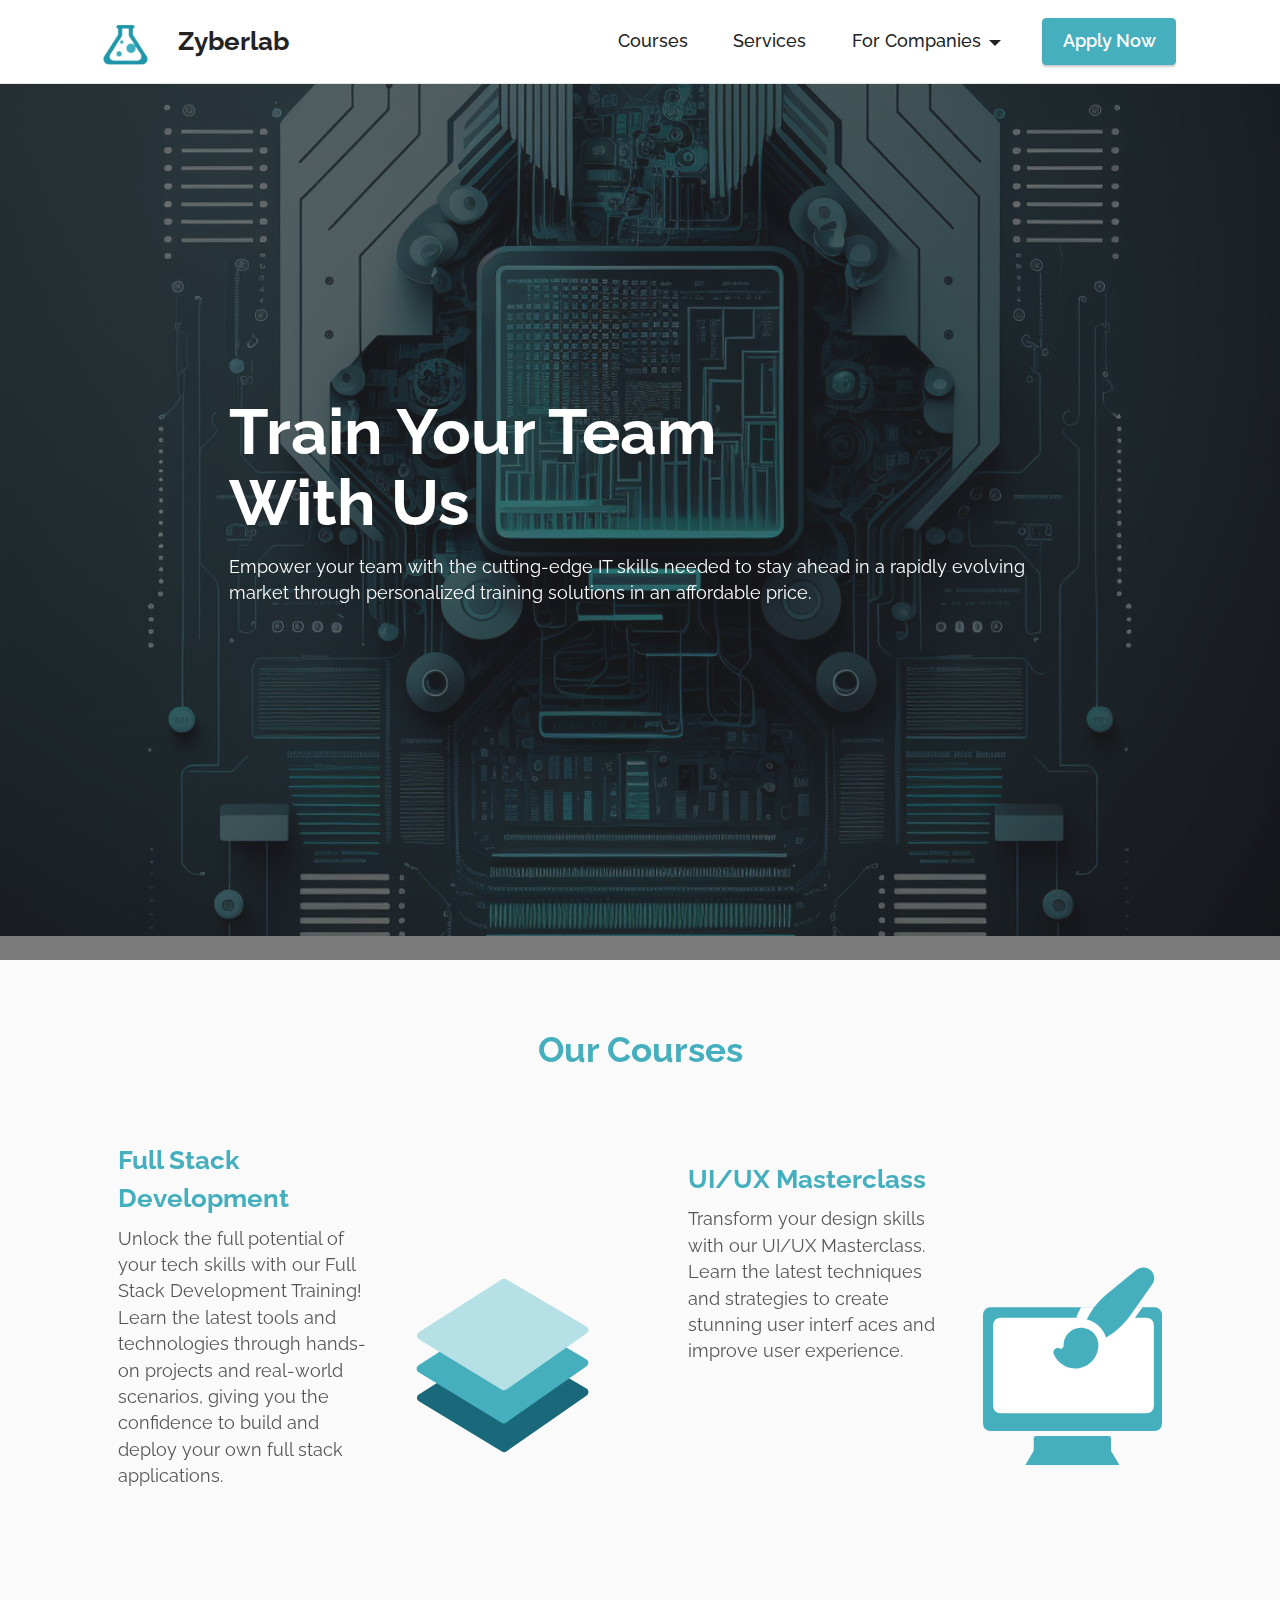
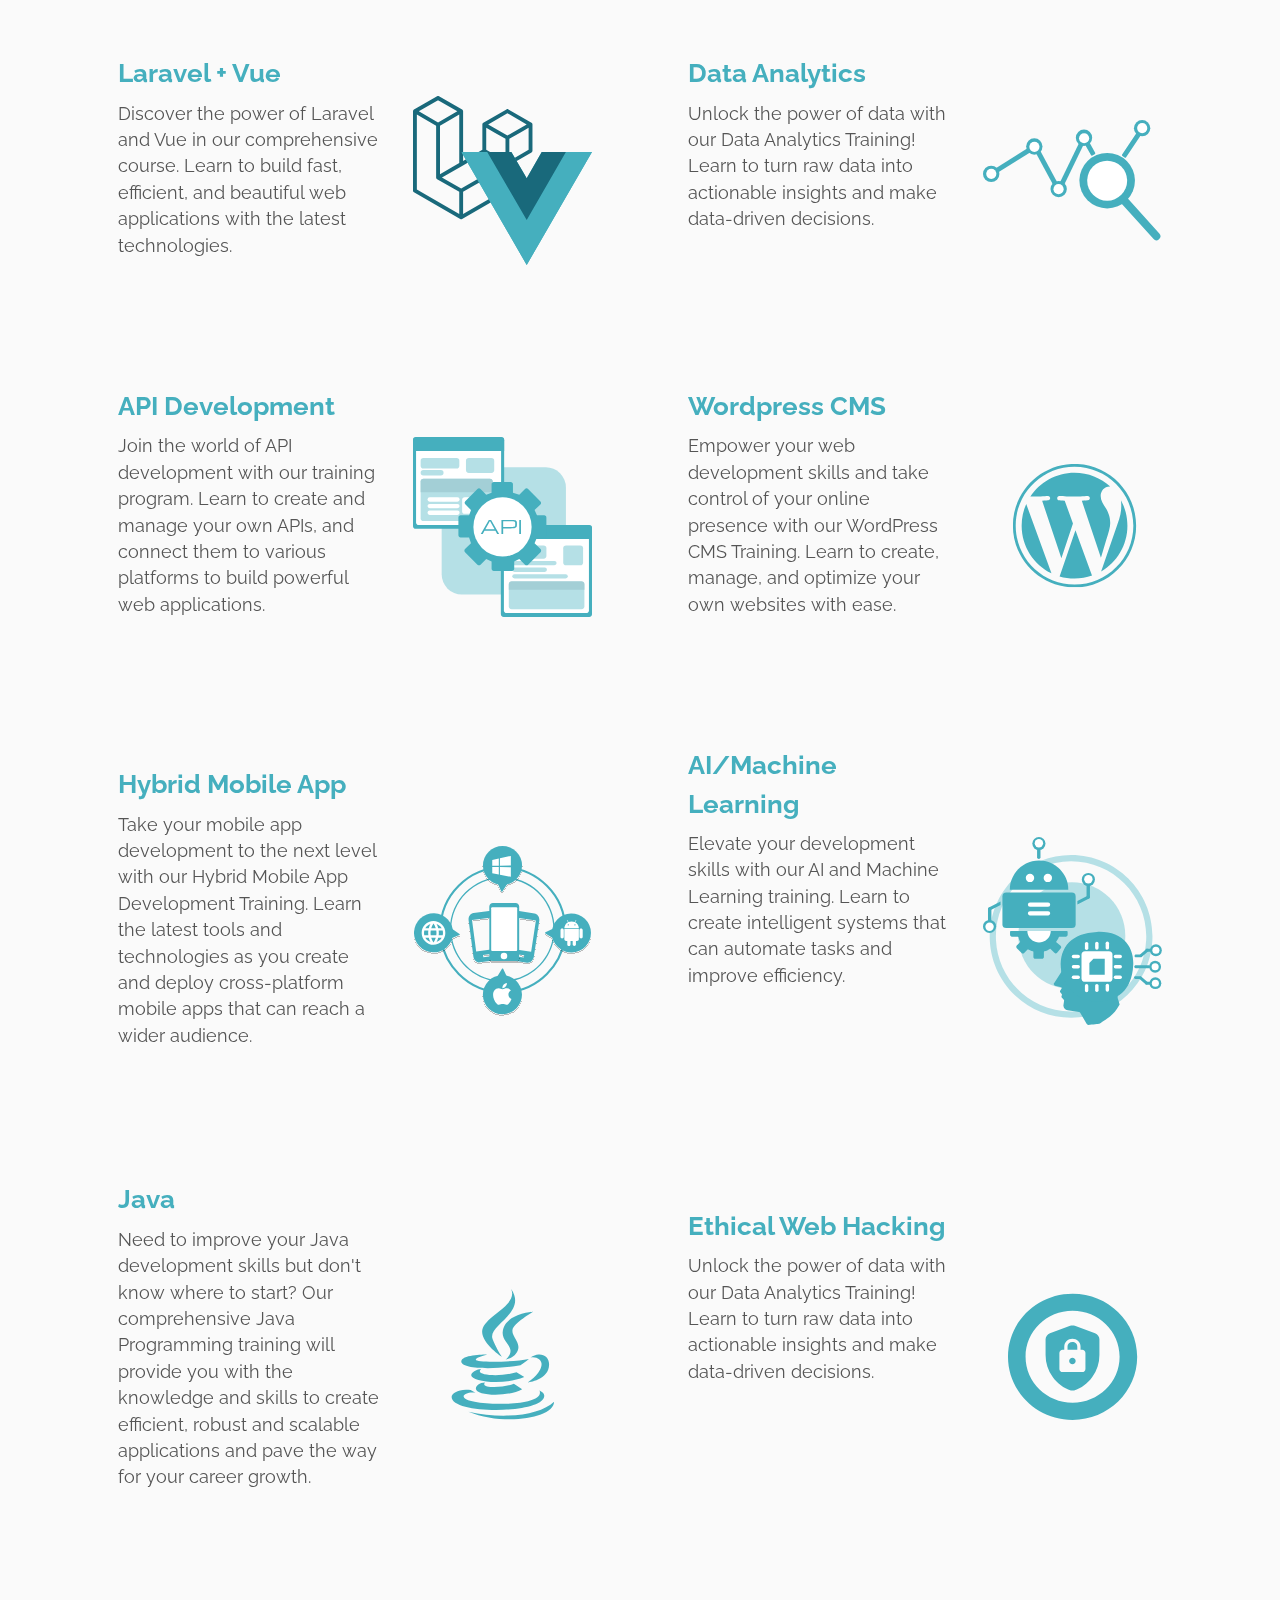
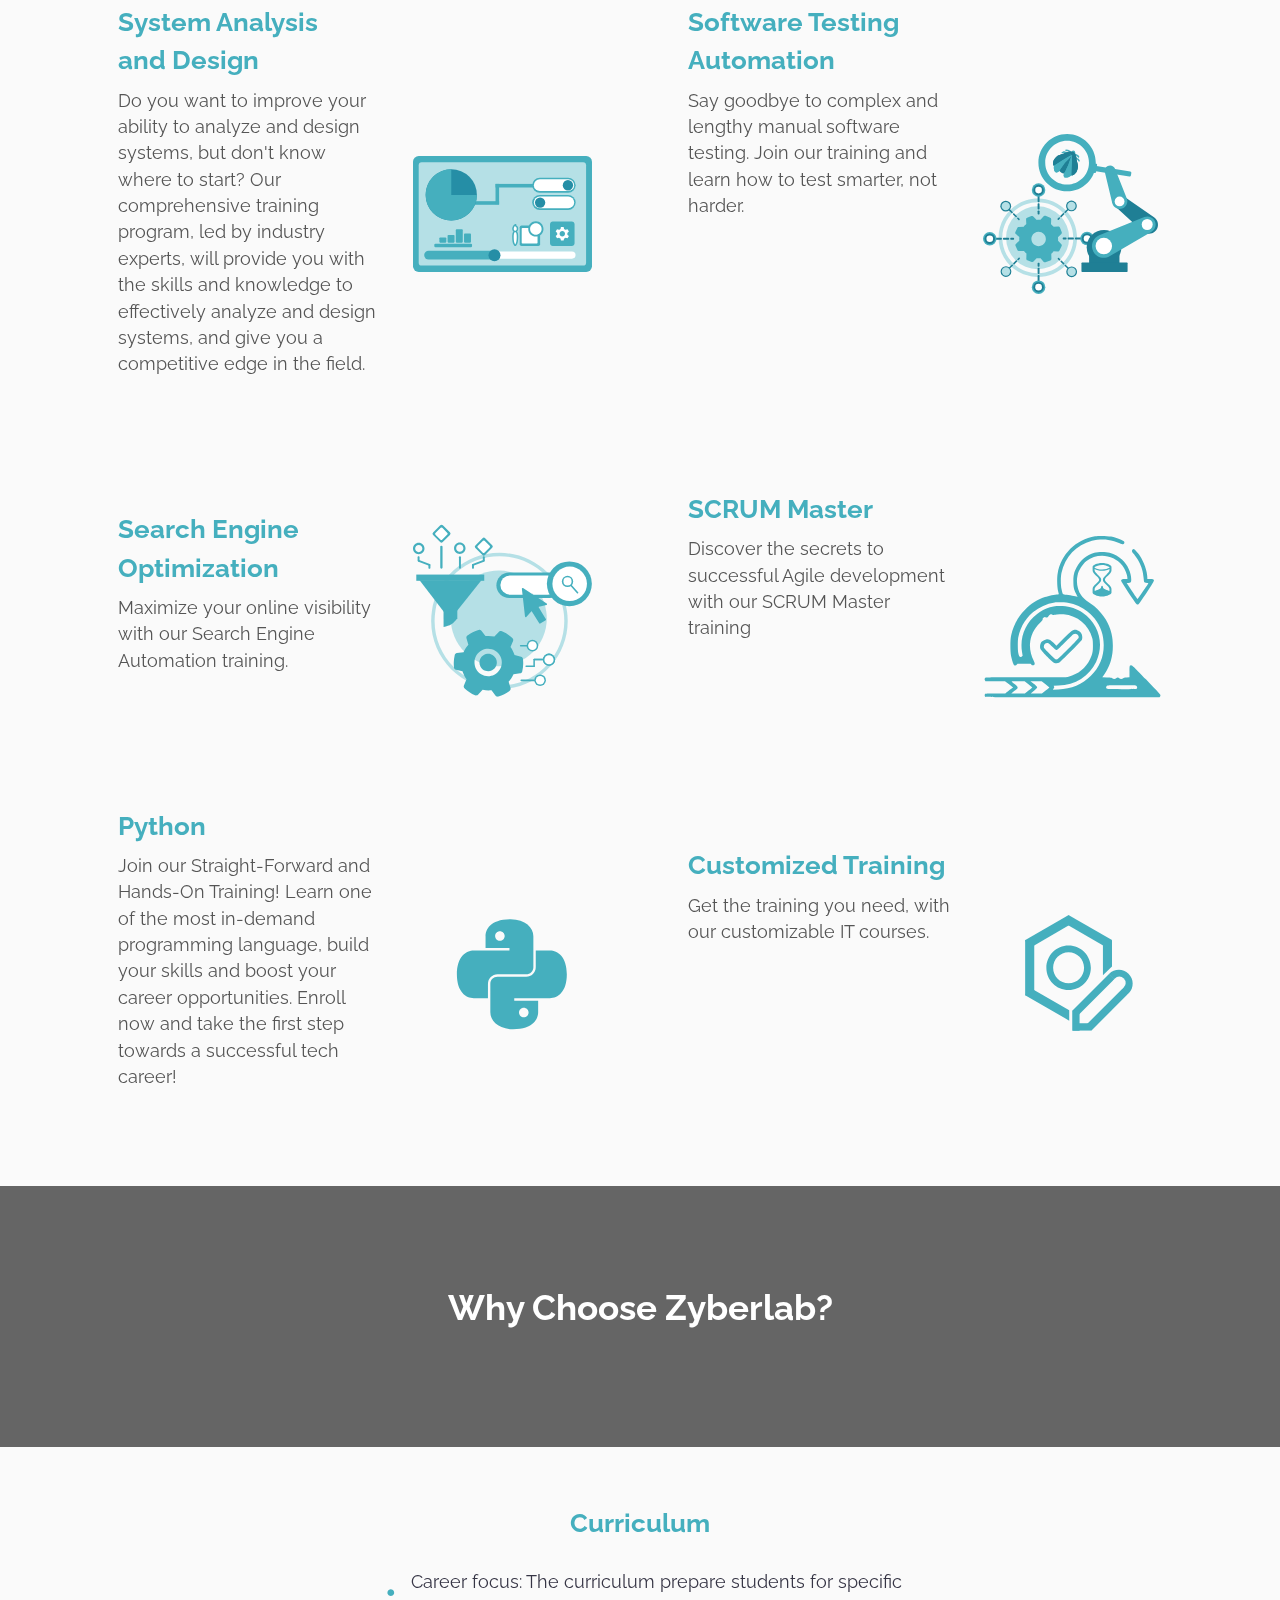
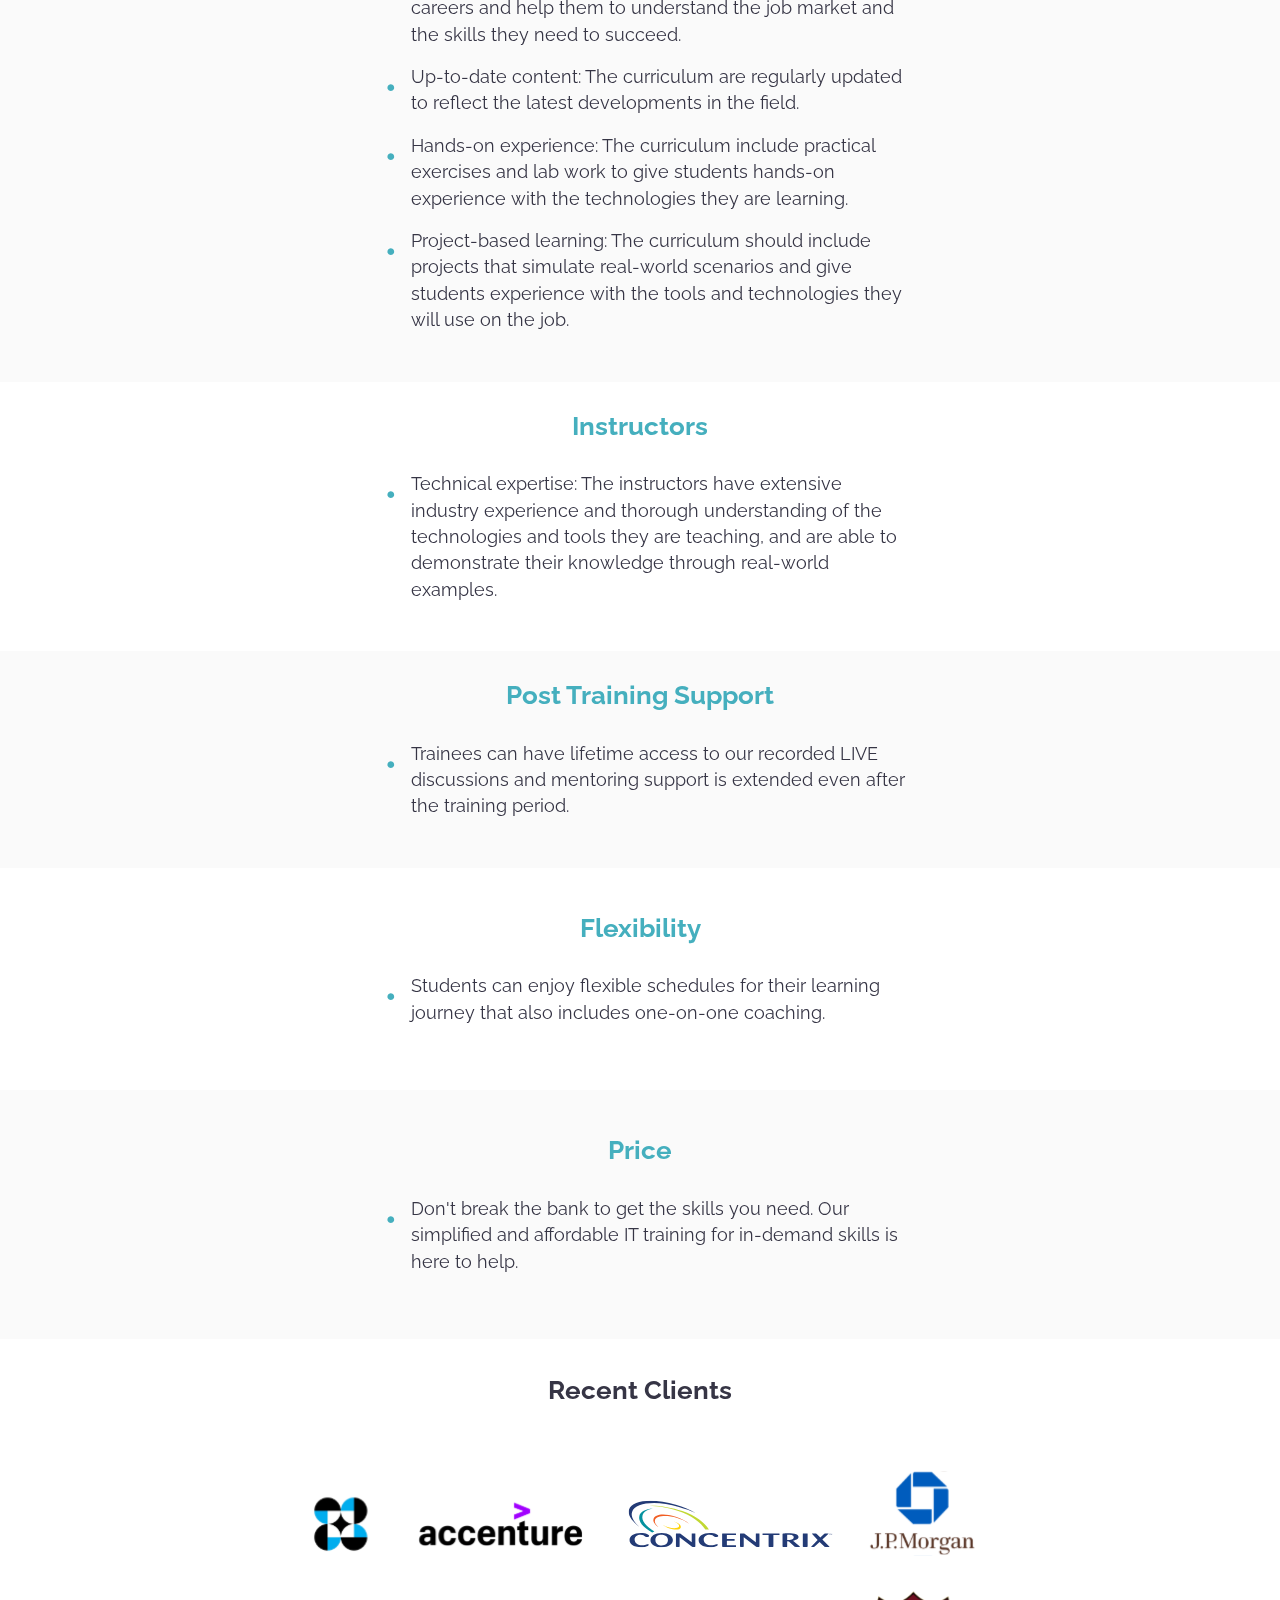
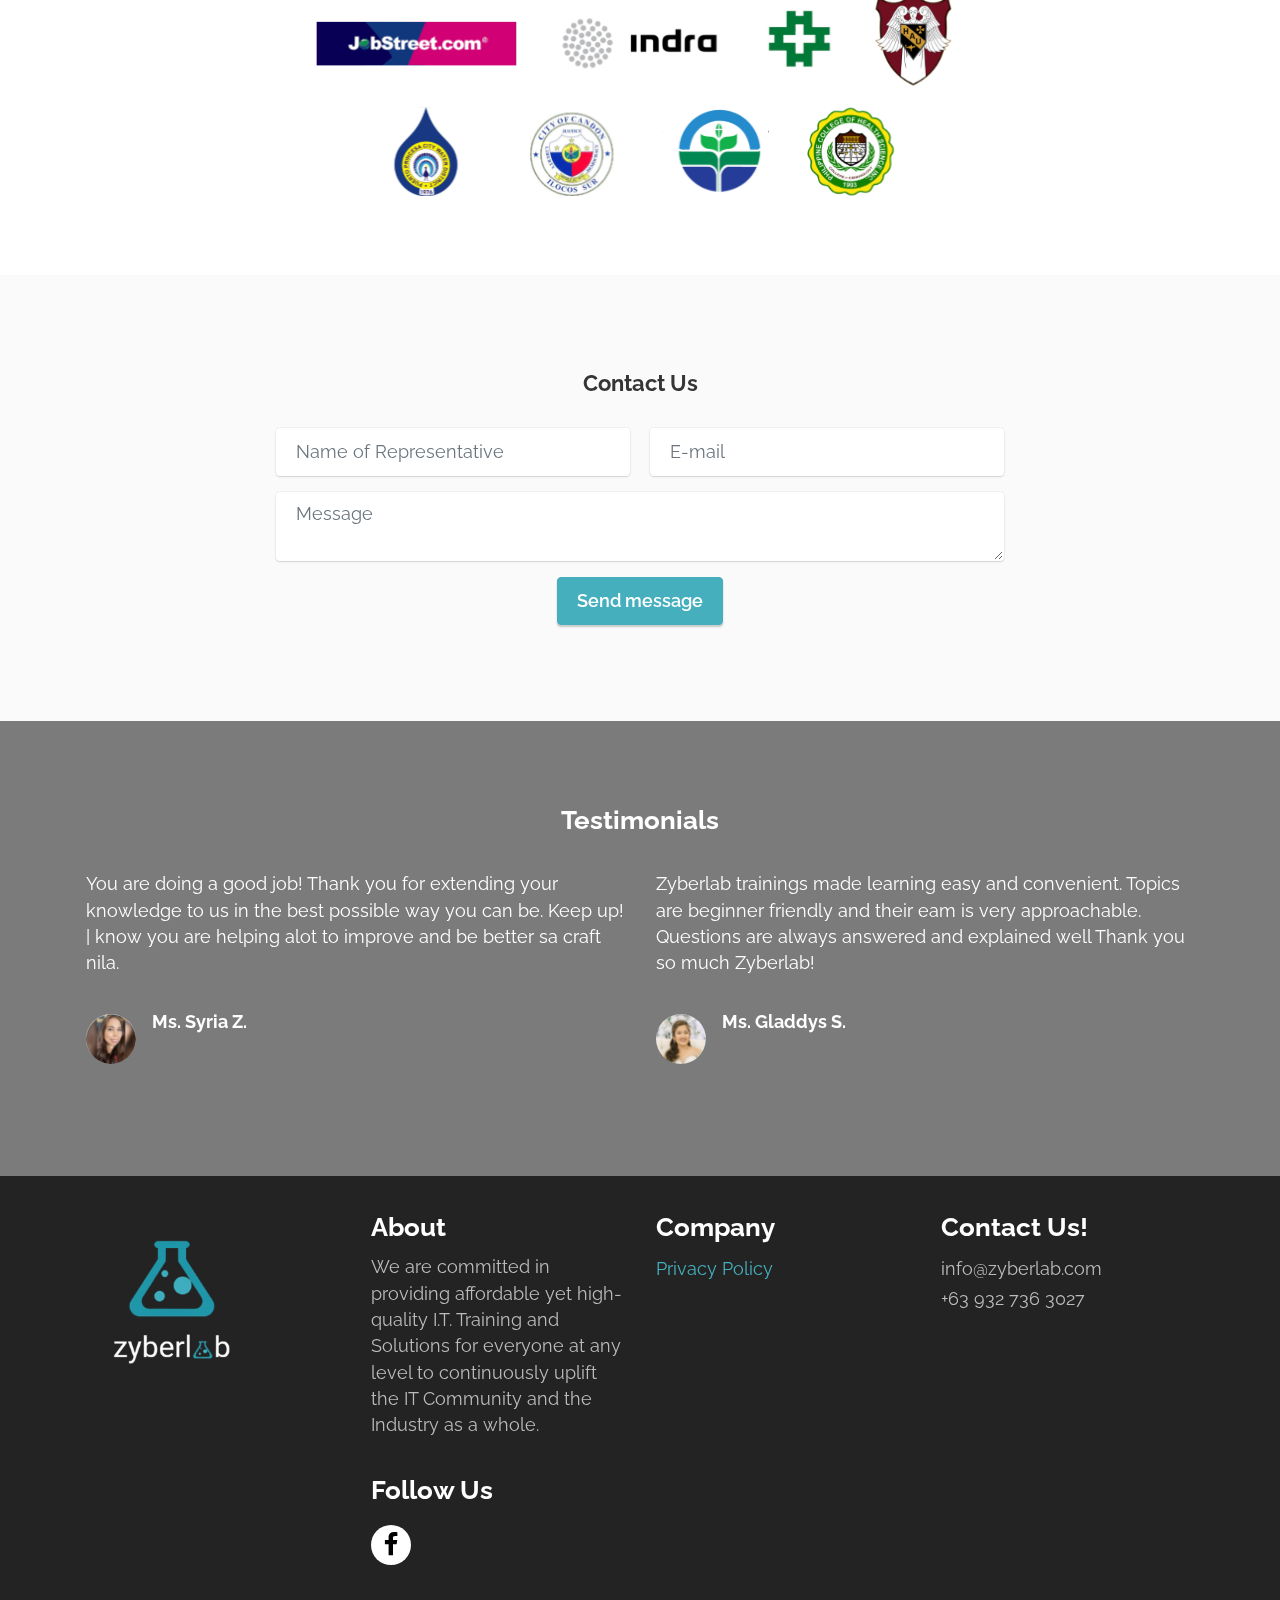
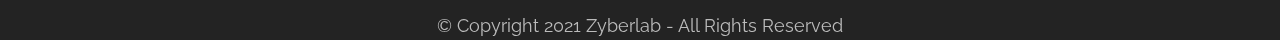
<file: corporate-training.html>
<!DOCTYPE html>
<html  >
<head>
  <!-- Site made with Mobirise Website Builder v5.9.13, https://mobirise.com -->
  <meta charset="UTF-8">
  <meta http-equiv="X-UA-Compatible" content="IE=edge">
  <meta name="generator" content="Mobirise v5.9.13, mobirise.com">
  <meta name="viewport" content="width=device-width, initial-scale=1, minimum-scale=1">
  <link rel="shortcut icon" href="assets/images/icon.svg" type="image/x-icon">
  <meta name="description" content="Affordable expertise for in-demand IT skills! Don't break the bank to get the skills you need. Our simplified and affordable IT training and Services for in-demand skills is here to help.">
  
  
  <title>Zyberlab | Train Your Team</title>
  <link rel="stylesheet" href="assets/web/assets/mobirise-icons2/mobirise2.css">
  <link rel="stylesheet" href="assets/bootstrap/css/bootstrap.min.css">
  <link rel="stylesheet" href="assets/bootstrap/css/bootstrap-grid.min.css">
  <link rel="stylesheet" href="assets/bootstrap/css/bootstrap-reboot.min.css">
  <link rel="stylesheet" href="assets/parallax/jarallax.css">
  <link rel="stylesheet" href="assets/dropdown/css/style.css">
  <link rel="stylesheet" href="assets/socicon/css/styles.css">
  <link rel="stylesheet" href="assets/theme/css/style.css">
  <link rel="preload" href="https://fonts.googleapis.com/css?family=Raleway:100,200,300,400,500,600,700,800,900,100i,200i,300i,400i,500i,600i,700i,800i,900i&display=swap" as="style" onload="this.onload=null;this.rel='stylesheet'">
  <noscript><link rel="stylesheet" href="https://fonts.googleapis.com/css?family=Raleway:100,200,300,400,500,600,700,800,900,100i,200i,300i,400i,500i,600i,700i,800i,900i&display=swap"></noscript>
  <link rel="preload" as="style" href="assets/mobirise/css/mbr-additional.css?v=7fDVw4"><link rel="stylesheet" href="assets/mobirise/css/mbr-additional.css?v=7fDVw4" type="text/css">

  
  
  
</head>
<body>

<!-- Analytics -->


<style type="text/css">
.modal-body {
background-color: white;
color: darkcyan;
}
#menu1-h > nav {
box-shadow: 0px 1px 8px -2px rgba(0,0,0,0.35);}
</style>

<!-- Remove Mobirise Footer -->
<script>
    window.addEventListener('load', function () {
    const sections = document.querySelectorAll('section')
    sections[sections.length-1].remove()
})
</script>
<!-- Messenger Chat Plugin Code -->
    <div id="fb-root"></div>
      <script>
        window.fbAsyncInit = function() {
          FB.init({
            xfbml            : true,
            version          : 'v10.0'
          });
        };

        (function(d, s, id) {
          var js, fjs = d.getElementsByTagName(s)[0];
          if (d.getElementById(id)) return;
          js = d.createElement(s); js.id = id;
          js.src = 'https://connect.facebook.net/en_US/sdk/xfbml.customerchat.js';
          fjs.parentNode.insertBefore(js, fjs);
        }(document, 'script', 'facebook-jssdk'));
      </script>

      <!-- Your Chat Plugin code -->
      <div class="fb-customerchat"
        attribution="biz_inbox"
        page_id="1620014168239043">
      </div>
<!-- /Analytics -->


  
  <section data-bs-version="5.1" class="menu cid-tva96l4Yi3" once="menu" id="menu1-40">
    
    <nav class="navbar navbar-dropdown navbar-fixed-top navbar-expand-lg">
        <div class="container">
            <div class="navbar-brand">
                <span class="navbar-logo">
                    <a href="index.html">
                        <img src="assets/images/icon.svg" alt="Mobirise Website Builder" style="height: 3.8rem;">
                    </a>
                </span>
                <span class="navbar-caption-wrap"><a class="navbar-caption text-black text-primary display-7" href="index.html">Zyberlab</a></span>
            </div>
            <button class="navbar-toggler" type="button" data-toggle="collapse" data-bs-toggle="collapse" data-target="#navbarSupportedContent" data-bs-target="#navbarSupportedContent" aria-controls="navbarNavAltMarkup" aria-expanded="false" aria-label="Toggle navigation">
                <div class="hamburger">
                    <span></span>
                    <span></span>
                    <span></span>
                    <span></span>
                </div>
            </button>
            <div class="collapse navbar-collapse" id="navbarSupportedContent">
                <ul class="navbar-nav nav-dropdown" data-app-modern-menu="true"><li class="nav-item"><a class="nav-link link text-black text-primary display-4" href="courses.html" aria-expanded="false">Courses</a></li><li class="nav-item"><a class="nav-link link text-black text-primary display-4" href="index.html#content4-2y">Services</a></li><li class="nav-item dropdown"><a class="nav-link link text-black dropdown-toggle display-4" href="https://mobirise.com" data-toggle="dropdown-submenu" data-bs-toggle="dropdown" data-bs-auto-close="outside" aria-expanded="false">For Companies</a><div class="dropdown-menu" aria-labelledby="dropdown-748"><a class="text-black dropdown-item text-primary display-4" href="hire-dev.html">Hire Developers and Designers&nbsp;</a><a class="text-black show dropdown-item text-primary display-4" href="corporate-training.html">Corporate Training&nbsp;<br></a><a class="text-black show dropdown-item text-primary display-4" href="sponsorships.html">Sponsorship</a></div></li></ul>
                
                <div class="navbar-buttons mbr-section-btn"><a class="btn btn-primary display-4" href="enroll.html">Apply Now</a></div>
            </div>
        </div>
    </nav>

</section>

<section data-bs-version="5.1" class="header2 cid-tva96aNX3E mbr-fullscreen mbr-parallax-background" id="header2-3p">

    

    
    <div class="mbr-overlay" style="opacity: 0.6; background-color: rgb(35, 35, 35);"></div>

    <div class="container">
        <div class="row justify-content-center">
            <div class="col-12 col-lg-9">
                <h1 class="mbr-section-title mbr-fonts-style mb-3 display-1"><strong>Train Your Team</strong><br><strong>With Us</strong></h1>
                
                <p class="mbr-text mbr-fonts-style display-4">Empower your team with the cutting-edge IT skills needed to stay ahead in a rapidly evolving market through personalized training solutions in an affordable price.</p>
                
            </div>
        </div>
    </div>
</section>

<section data-bs-version="5.1" class="content4 cid-tvaajQmUwe" id="content4-46">
    

    
    
    <div class="container">
        <div class="row justify-content-center">
            <div class="title col-md-12 col-lg-10">
                <h3 class="mbr-section-title mbr-fonts-style align-center mb-4 display-5">
                    <strong>Our Courses</strong><strong><br></strong></h3>
                
                
            </div>
        </div>
    </div>
</section>

<section data-bs-version="5.1" class="features4 cid-tvC1HBDL0M" id="features5-5s">

    

    
    
    <div class="container">
        <div class="row">
            <div class="col-12 col-lg-6">
                <div class="card-wrapper">
                    <div class="row">
                        <div class="col-12 col-md-7">
                            <div class="text-wrapper">
                                
                                <h5 class="card-title mbr-fonts-style display-7"><strong>Full Stack Development</strong></h5>
                                <p class="mbr-text mbr-fonts-style mb-5 display-4">Unlock the full potential of your tech skills with our Full Stack Development Training! Learn the latest tools and technologies through hands-on projects and real-world scenarios, giving you the confidence to build and deploy your own full stack applications.&nbsp;<br><br><br></p>
                                
                            </div>
                        </div>
                        <div class="col-12 col-md-5">
                            <div class="img-wrapper">
                                <img src="assets/images/full-stack-4.svg" alt="Mobirise Website Builder">
                            </div>
                        </div>
                    </div>
                </div>
            </div>
            <div class="col-12 col-lg-6">
                <div class="card-wrapper">
                    <div class="row">
                        <div class="col-12 col-md-7">
                            <div class="text-wrapper">
                                
                                <h5 class="card-title mbr-fonts-style display-7"><strong>UI/UX Masterclass</strong></h5>
                                <p class="mbr-text mbr-fonts-style mb-5 display-4">Transform your design skills with our UI/UX Masterclass. Learn the latest techniques and strategies to create stunning user interf aces and improve user experience.&nbsp; &nbsp; &nbsp; &nbsp; &nbsp; &nbsp; &nbsp; &nbsp; &nbsp; &nbsp; &nbsp;<br><br><br><br><br><br></p>
                                
                            </div>
                        </div>
                        <div class="col-12 col-md-5">
                            <div class="img-wrapper">
                                <img src="assets/images/ui-3.svg" alt="Mobirise Website Builder">
                            </div>
                        </div>
                    </div>
                </div>
            </div>
        </div>
    </div>
</section>

<section data-bs-version="5.1" class="features4 cid-tva96cJd56" id="features5-3r">

    

    
    
    <div class="container">
        <div class="row">
            <div class="col-12 col-lg-6">
                <div class="card-wrapper">
                    <div class="row">
                        <div class="col-12 col-md-7">
                            <div class="text-wrapper">
                                
                                <h5 class="card-title mbr-fonts-style display-7"><strong>Laravel + Vue</strong></h5>
                                <p class="mbr-text mbr-fonts-style mb-5 display-4">Discover the power of Laravel and Vue in our comprehensive course. Learn to build fast, efficient, and beautiful web applications with the latest technologies.</p>
                                
                            </div>
                        </div>
                        <div class="col-12 col-md-5">
                            <div class="img-wrapper">
                                <img src="assets/images/vue-2.svg" alt="Mobirise Website Builder">
                            </div>
                        </div>
                    </div>
                </div>
            </div>
            <div class="col-12 col-lg-6">
                <div class="card-wrapper">
                    <div class="row">
                        <div class="col-12 col-md-7">
                            <div class="text-wrapper">
                                
                                <h5 class="card-title mbr-fonts-style display-7"><strong>Data Ana</strong><strong>lytics</strong></h5>
                                <p class="mbr-text mbr-fonts-style mb-5 display-4">Unlock the power of data with our Data Analytics Training! Learn to turn raw data into actionable insights and make data-driven decisions.<br><br></p>
                                
                            </div>
                        </div>
                        <div class="col-12 col-md-5">
                            <div class="img-wrapper">
                                <img src="assets/images/data-2.svg" alt="Mobirise Website Builder">
                            </div>
                        </div>
                    </div>
                </div>
            </div>
        </div>
    </div>
</section>

<section data-bs-version="5.1" class="features4 cid-tva96dUCAu" id="features5-3s">

    

    
    
    <div class="container">
        <div class="row">
            <div class="col-12 col-lg-6">
                <div class="card-wrapper">
                    <div class="row">
                        <div class="col-12 col-md-7">
                            <div class="text-wrapper">
                                
                                <h5 class="card-title mbr-fonts-style display-7"><strong>API Development</strong></h5>
                                <p class="mbr-text mbr-fonts-style mb-5 display-4">Join the world of API development with our training program. Learn to create and manage your own APIs, and connect them to various platforms to build powerful web applications.</p>
                                
                            </div>
                        </div>
                        <div class="col-12 col-md-5">
                            <div class="img-wrapper">
                                <img src="assets/images/softwaretest.svg" alt="Mobirise Website Builder">
                            </div>
                        </div>
                    </div>
                </div>
            </div>
            <div class="col-12 col-lg-6">
                <div class="card-wrapper">
                    <div class="row">
                        <div class="col-12 col-md-7">
                            <div class="text-wrapper">
                                
                                <h5 class="card-title mbr-fonts-style display-7"><strong>Wordpress CMS</strong></h5>
                                <p class="mbr-text mbr-fonts-style mb-5 display-4">Empower your web development skills and take control of your online presence with our WordPress CMS Training. Learn to create, manage, and optimize your own websites with ease.<br></p>
                                
                            </div>
                        </div>
                        <div class="col-12 col-md-5">
                            <div class="img-wrapper">
                                <img src="assets/images/wordpress-2.svg" alt="Mobirise Website Builder">
                            </div>
                        </div>
                    </div>
                </div>
            </div>
        </div>
    </div>
</section>

<section data-bs-version="5.1" class="features4 cid-tva96f7WiR" id="features5-3t">

    

    
    
    <div class="container">
        <div class="row">
            <div class="col-12 col-lg-6">
                <div class="card-wrapper">
                    <div class="row">
                        <div class="col-12 col-md-7">
                            <div class="text-wrapper">
                                
                                <h5 class="card-title mbr-fonts-style display-7"><strong>Hybrid Mobile App</strong></h5>
                                <p class="mbr-text mbr-fonts-style mb-5 display-4">Take your mobile app development to the next level with our Hybrid Mobile App Development Training. Learn the latest tools and technologies as you create and deploy cross-platform mobile apps that can reach a wider audience.<br></p>
                                
                            </div>
                        </div>
                        <div class="col-12 col-md-5">
                            <div class="img-wrapper">
                                <img src="assets/images/mobile.svg" alt="Mobirise Website Builder">
                            </div>
                        </div>
                    </div>
                </div>
            </div>
            <div class="col-12 col-lg-6">
                <div class="card-wrapper">
                    <div class="row">
                        <div class="col-12 col-md-7">
                            <div class="text-wrapper">
                                
                                <h5 class="card-title mbr-fonts-style display-7"><strong>AI/Machine Learning</strong></h5>
                                <p class="mbr-text mbr-fonts-style mb-5 display-4">Elevate your development skills with our AI and Machine Learning training. Learn to create intelligent systems that can automate tasks and improve efficiency.<br><br><br><br></p>
                                
                            </div>
                        </div>
                        <div class="col-12 col-md-5">
                            <div class="img-wrapper">
                                <img src="assets/images/ai.svg" alt="Mobirise Website Builder">
                            </div>
                        </div>
                    </div>
                </div>
            </div>
        </div>
    </div>
</section>

<section data-bs-version="5.1" class="features4 cid-tva96gbHIN" id="features5-3u">

    

    
    
    <div class="container">
        <div class="row">
            <div class="col-12 col-lg-6">
                <div class="card-wrapper">
                    <div class="row">
                        <div class="col-12 col-md-7">
                            <div class="text-wrapper">
                                
                                <h5 class="card-title mbr-fonts-style display-7"><strong>Java</strong></h5>
                                <p class="mbr-text mbr-fonts-style mb-5 display-4">Need to improve your Java development skills but don't know where to start? Our comprehensive Java Programming training will provide you with the knowledge and skills to create efficient, robust and scalable applications and pave the way for your career growth.</p>
                                
                            </div>
                        </div>
                        <div class="col-12 col-md-5">
                            <div class="img-wrapper">
                                <img src="assets/images/java-10.svg" alt="Mobirise Website Builder">
                            </div>
                        </div>
                    </div>
                </div>
            </div>
            <div class="col-12 col-lg-6">
                <div class="card-wrapper">
                    <div class="row">
                        <div class="col-12 col-md-7">
                            <div class="text-wrapper">
                                
                                <h5 class="card-title mbr-fonts-style display-7"><strong>Ethical Web Hacking</strong></h5>
                                <p class="mbr-text mbr-fonts-style mb-5 display-4">Unlock the power of data with our Data Analytics Training! Learn to turn raw data into actionable insights and make data-driven decisions.<br><br><br><br></p>
                                
                            </div>
                        </div>
                        <div class="col-12 col-md-5">
                            <div class="img-wrapper">
                                <img src="assets/images/hacking-3.svg" alt="Mobirise Website Builder">
                            </div>
                        </div>
                    </div>
                </div>
            </div>
        </div>
    </div>
</section>

<section data-bs-version="5.1" class="features4 cid-tva96h2sPR" id="features5-3v">

    

    
    
    <div class="container">
        <div class="row">
            <div class="col-12 col-lg-6">
                <div class="card-wrapper">
                    <div class="row">
                        <div class="col-12 col-md-7">
                            <div class="text-wrapper">
                                
                                <h5 class="card-title mbr-fonts-style display-7"><strong>System Analysis </strong><br><strong>and Design</strong></h5>
                                <p class="mbr-text mbr-fonts-style mb-5 display-4">Do you want to improve your ability to analyze and design systems, but don't know where to start? Our comprehensive training program, led by industry experts, will provide you with the skills and knowledge to effectively analyze and design systems, and give you a competitive edge in the field.</p>
                                
                            </div>
                        </div>
                        <div class="col-12 col-md-5">
                            <div class="img-wrapper">
                                <img src="assets/images/analysisdesign-1.svg" alt="Mobirise Website Builder">
                            </div>
                        </div>
                    </div>
                </div>
            </div>
            <div class="col-12 col-lg-6">
                <div class="card-wrapper">
                    <div class="row">
                        <div class="col-12 col-md-7">
                            <div class="text-wrapper">
                                
                                <h5 class="card-title mbr-fonts-style display-7"><strong>Software Testing Automation</strong></h5>
                                <p class="mbr-text mbr-fonts-style mb-5 display-4">Say goodbye to complex and lengthy manual software testing. Join our training and learn how to test smarter, not harder.<br><br><br><br><br><br><br></p>
                                
                            </div>
                        </div>
                        <div class="col-12 col-md-5">
                            <div class="img-wrapper">
                                <img src="assets/images/testautomation.svg" alt="Mobirise Website Builder">
                            </div>
                        </div>
                    </div>
                </div>
            </div>
        </div>
    </div>
</section>

<section data-bs-version="5.1" class="features4 cid-tva96hOiCK" id="features5-3w">

    

    
    
    <div class="container">
        <div class="row">
            <div class="col-12 col-lg-6">
                <div class="card-wrapper">
                    <div class="row">
                        <div class="col-12 col-md-7">
                            <div class="text-wrapper">
                                
                                <h5 class="card-title mbr-fonts-style display-7"><strong>Search Engine Optimization</strong></h5>
                                <p class="mbr-text mbr-fonts-style mb-5 display-4">Maximize your online visibility with our Search Engine Automation training.</p>
                                
                            </div>
                        </div>
                        <div class="col-12 col-md-5">
                            <div class="img-wrapper">
                                <img src="assets/images/sea.svg" alt="Mobirise Website Builder">
                            </div>
                        </div>
                    </div>
                </div>
            </div>
            <div class="col-12 col-lg-6">
                <div class="card-wrapper">
                    <div class="row">
                        <div class="col-12 col-md-7">
                            <div class="text-wrapper">
                                
                                <h5 class="card-title mbr-fonts-style display-7"><strong>SCRUM Master</strong></h5>
                                <p class="mbr-text mbr-fonts-style mb-5 display-4">Discover the secrets to successful Agile development with our SCRUM Master training<br><br><br></p>
                                
                            </div>
                        </div>
                        <div class="col-12 col-md-5">
                            <div class="img-wrapper">
                                <img src="assets/images/scrum.svg" alt="Mobirise Website Builder">
                            </div>
                        </div>
                    </div>
                </div>
            </div>
        </div>
    </div>
</section>

<section data-bs-version="5.1" class="features4 cid-tva96izCpu" id="features5-3x">

    

    
    
    <div class="container">
        <div class="row">
            <div class="col-12 col-lg-6">
                <div class="card-wrapper">
                    <div class="row">
                        <div class="col-12 col-md-7">
                            <div class="text-wrapper">
                                
                                <h5 class="card-title mbr-fonts-style display-7"><strong>Python</strong></h5>
                                <p class="mbr-text mbr-fonts-style mb-5 display-4">Join our Straight-Forward and Hands-On Training! Learn one of the most in-demand programming language, build your skills and boost your career opportunities. Enroll now and take the first step towards a successful tech career!</p>
                                
                            </div>
                        </div>
                        <div class="col-12 col-md-5">
                            <div class="img-wrapper">
                                <img src="assets/images/python-5.svg" alt="Mobirise Website Builder">
                            </div>
                        </div>
                    </div>
                </div>
            </div>
            <div class="col-12 col-lg-6">
                <div class="card-wrapper">
                    <div class="row">
                        <div class="col-12 col-md-7">
                            <div class="text-wrapper">
                                
                                <h5 class="card-title mbr-fonts-style display-7"><strong>Customized Training</strong></h5>
                                <p class="mbr-text mbr-fonts-style mb-5 display-4">Get the training you need, with our customizable IT courses.<br><br><br><br><br></p>
                                
                            </div>
                        </div>
                        <div class="col-12 col-md-5">
                            <div class="img-wrapper">
                                <img src="assets/images/custom-2.svg" alt="Mobirise Website Builder">
                            </div>
                        </div>
                    </div>
                </div>
            </div>
        </div>
    </div>
</section>

<section data-bs-version="5.1" class="content4 cid-tvgEsczUqC mbr-parallax-background" id="content4-5n">
    

    
    <div class="mbr-overlay" style="opacity: 0.7; background-color: rgb(35, 35, 35);">
    </div>
    <div class="container">
        <div class="row justify-content-center">
            <div class="title col-md-12 col-lg-10">
                <h3 class="mbr-section-title mbr-fonts-style align-center mb-4 display-5">
                    <strong>Why Choose Zyberlab?</strong></h3>
                
                
            </div>
        </div>
    </div>
</section>

<section data-bs-version="5.1" class="content13 cid-tvD9MmJmZP" id="content13-68">
    

    
    
    <div class="container">
        <div class="row justify-content-center">
            <div class="col-md-12 col-lg-12">
                <h3 class="mbr-section-title mbr-fonts-style mb-4 display-7"><p><strong>Curriculum</strong></p></h3>
            </div>
        </div>
        <div class="row justify-content-center">
            <div class="col-md-12 col-lg-12">
                <div class="row justify-content-center">
                    <div class="col-12 col-lg-6">
                        <ul class="list mbr-fonts-style display-4">
                            <li>Career focus: The curriculum prepare students for specific careers and help them to understand the job market and the skills they need to succeed.
</li><li>Up-to-date content: The curriculum are regularly updated to reflect the latest developments in the field.
</li><li>Hands-on experience: The curriculum include practical exercises and lab work to give students hands-on experience with the technologies they are learning.
</li><li>Project-based learning: The curriculum should include projects that simulate real-world scenarios and give students experience with the tools and technologies they will use on the job.</li>
                        </ul>
                    </div>
                    
                </div>
            </div>
        </div>
    </div>
</section>

<section data-bs-version="5.1" class="content13 cid-tvD9N1r2DA" id="content13-69">
    

    
    
    <div class="container">
        <div class="row justify-content-center">
            <div class="col-md-12 col-lg-12">
                <h3 class="mbr-section-title mbr-fonts-style mb-4 display-7"><p><strong>Instructors</strong></p></h3>
            </div>
        </div>
        <div class="row justify-content-center">
            <div class="col-md-12 col-lg-12">
                <div class="row justify-content-center">
                    <div class="col-12 col-lg-6">
                        <ul class="list mbr-fonts-style display-4">
                            <li>Technical expertise: The instructors have extensive industry experience and thorough understanding of the technologies and tools they are teaching, and are able to demonstrate their knowledge through real-world examples.</li>
                        </ul>
                    </div>
                    
                </div>
            </div>
        </div>
    </div>
</section>

<section data-bs-version="5.1" class="content13 cid-tvDanMRlks" id="content13-6a">
    

    
    
    <div class="container">
        <div class="row justify-content-center">
            <div class="col-md-12 col-lg-12">
                <h3 class="mbr-section-title mbr-fonts-style mb-4 display-7"><p><strong>Post Training Support</strong></p></h3>
            </div>
        </div>
        <div class="row justify-content-center">
            <div class="col-md-12 col-lg-12">
                <div class="row justify-content-center">
                    <div class="col-12 col-lg-6">
                        <ul class="list mbr-fonts-style display-4">
                            <li>Trainees can have lifetime access to our recorded LIVE discussions and mentoring support is extended even after the training period.</li>
                        </ul>
                    </div>
                    
                </div>
            </div>
        </div>
    </div>
</section>

<section data-bs-version="5.1" class="content13 cid-tvDau3Q6NY" id="content13-6b">
    

    
    
    <div class="container">
        <div class="row justify-content-center">
            <div class="col-md-12 col-lg-12">
                <h3 class="mbr-section-title mbr-fonts-style mb-4 display-7"><p><strong>Flexibility</strong></p></h3>
            </div>
        </div>
        <div class="row justify-content-center">
            <div class="col-md-12 col-lg-12">
                <div class="row justify-content-center">
                    <div class="col-12 col-lg-6">
                        <ul class="list mbr-fonts-style display-4">
                            <li>Students can enjoy flexible schedules for their learning journey that also includes one-on-one coaching.</li>
                        </ul>
                    </div>
                    
                </div>
            </div>
        </div>
    </div>
</section>

<section data-bs-version="5.1" class="content13 cid-tvDavc12Ga" id="content13-6c">
    

    
    
    <div class="container">
        <div class="row justify-content-center">
            <div class="col-md-12 col-lg-12">
                <h3 class="mbr-section-title mbr-fonts-style mb-4 display-7"><p><strong>Price</strong></p></h3>
            </div>
        </div>
        <div class="row justify-content-center">
            <div class="col-md-12 col-lg-12">
                <div class="row justify-content-center">
                    <div class="col-12 col-lg-6">
                        <ul class="list mbr-fonts-style display-4">
                            <li>Don't break the bank to get the skills you need. Our simplified and affordable IT training for in-demand skills is here to help.</li>
                        </ul>
                    </div>
                    
                </div>
            </div>
        </div>
    </div>
</section>

<section data-bs-version="5.1" class="content4 cid-tvJmCKr52L" id="content4-6n">
    

    
    
    <div class="container">
        <div class="row justify-content-center">
            <div class="title col-md-12 col-lg-12">
                <h3 class="mbr-section-title mbr-fonts-style align-center mb-4 display-7">
                    <strong>Recent Clients</strong></h3>
                
                
            </div>
        </div>
    </div>
</section>

<section data-bs-version="5.1" class="image3 cid-tvabFFDGO8" id="image3-49">
    

    
    

    <div class="container-fluid">
        <div class="row justify-content-center">
            <div class="col-12 col-lg-8">
                <div class="image-wrapper">
                    <img src="assets/images/clients1.svg" alt="Mobirise Website Builder">
                    
                </div>
            </div>
        </div>
    </div>
</section>

<section data-bs-version="5.1" class="form5 cid-tvaaBNM3Ky" id="form5-48">
    
    
    <div class="container">
        <div class="mbr-section-head">
            <h3 class="mbr-section-title mbr-fonts-style align-center mb-0 display-2">
                <strong>Contact Us</strong></h3>
            
        </div>
        <div class="row justify-content-center mt-4">
            <div class="col-lg-8 mx-auto mbr-form" data-form-type="formoid">
                <form action="https://mobirise.eu/" method="POST" class="mbr-form form-with-styler" data-form-title="Form Name"><input type="hidden" name="email" data-form-email="true" value="gXxedGfbaz8O7Gfo8KXl0N6qK3PbnOqkCqrd0U+Bb90Vv2D9Xdoq6rMUM7uJfC+qZzurSXx2Zla7muvWt+seSw1ftUc+68PQP2cbpaxcSXhu3hOMhROtpy0gVZcS0S4J">
                    <div class="row">
                        <div hidden="hidden" data-form-alert="" class="alert alert-success col-12">Thank you for your message!
Our representative will get back to you soon.</div>
                        <div hidden="hidden" data-form-alert-danger="" class="alert alert-danger col-12">
                            Oops...! some problem!
                        </div>
                    </div>
                    <div class="dragArea row">
                        <div class="col-md col-sm-12 form-group mb-3" data-for="name">
                            <input type="text" name="name" placeholder="Name of Representative" data-form-field="name" class="form-control" value="" id="name-form5-48">
                        </div>
                        <div class="col-md col-sm-12 form-group mb-3" data-for="email">
                            <input type="email" name="email" placeholder="E-mail" data-form-field="email" class="form-control" value="" id="email-form5-48">
                        </div>
                        
                        <div class="col-12 form-group mb-3" data-for="textarea">
                            <textarea name="textarea" placeholder="Message" data-form-field="textarea" class="form-control" id="textarea-form5-48"></textarea>
                        </div>
                        <div class="col-lg-12 col-md-12 col-sm-12 align-center mbr-section-btn">
                            <button type="submit" class="btn btn-primary display-4">Send message</button>
                        </div>
                    </div>
                </form>
            </div>
        </div>
    </div>
</section>

<section data-bs-version="5.1" class="testimonials2 cid-tvaaytWS56 mbr-parallax-background" id="testimonials2-47">
    
    
    
    <div class="mbr-overlay" style="opacity: 0.6; background-color: rgb(35, 35, 35);">
    </div>
    <div class="container">
        <h3 class="mbr-section-title mbr-fonts-style align-center mb-4 display-7">
            <strong>Testimonials</strong>
        </h3>
        <div class="row justify-content-center">
            <div class="card col-12 col-md-6">
                <p class="mbr-text mbr-fonts-style mb-4 display-4">You are doing a good job! Thank you for extending your knowledge to us in the best possible way you can be. Keep up! | know you are helping alot to improve and be better sa craft nila.<br></p>
                <div class="d-flex mb-md-0 mb-4">
                    <div class="image-wrapper">
                        <img src="assets/images/dp3.png" alt="Mobirise Website Builder">
                    </div>
                    <div class="text-wrapper">
                        <p class="name mbr-fonts-style mb-1 display-4"><strong>Ms. Syria Z.</strong></p>
                        
                    </div>
                </div>
            </div>
            <div class="card col-12 col-md-6">
                <p class="mbr-text mbr-fonts-style mb-4 display-4">Zyberlab trainings made learning easy and convenient. Topics are beginner friendly and their eam is very approachable. Questions are always answered and explained well Thank you so much Zyberlab!&nbsp;<br></p>
                <div class="d-flex mb-md-0 mb-4">
                    <div class="image-wrapper">
                        <img src="assets/images/dp4.png" alt="Mobirise Website Builder">
                    </div>
                    <div class="text-wrapper">
                        <p class="name mbr-fonts-style mb-1 display-4">
                            <strong>Ms. Gladdys S.</strong></p>
                        
                    </div>
                </div>
            </div>
        </div>
    </div>
</section>

<section data-bs-version="5.1" class="footer4 cid-tvgQXy4Cvg" once="footers" id="footer4-5r">

    

    
    
    <div class="container">
        <div class="row mbr-white">
            <div class="col-6 col-lg-3">
                <div class="media-wrap col-md-8 col-12">
                    <a href="index.html">
                        <img src="assets/images/icon-w-name-2.svg" alt="Mobirise Website Builder">
                    </a>
                </div>
            </div>
            <div class="col-12 col-md-6 col-lg-3">
                <h5 class="mbr-section-subtitle mbr-fonts-style mb-2 display-7">
                    <strong>About</strong>
                </h5>
                <p class="mbr-text mbr-fonts-style mb-4 display-4">
                    We are committed in providing affordable yet high-quality I.T. Training and Solutions for everyone at any level to continuously uplift the IT Community and the Industry as a whole.</p>
                <h5 class="mbr-section-subtitle mbr-fonts-style mb-3 display-7">
                    <strong>Follow Us</strong>
                </h5>
                <div class="social-row display-7">
                    <div class="soc-item">
                        <a href="https://www.facebook.com/ZyberLab.IT" target="_blank">
                            <span class="mbr-iconfont socicon-facebook socicon" style="font-size: 24px;"></span>
                        </a>
                    </div>
                    
                    
                    
                </div>
            </div>
            <div class="col-12 col-md-6 col-lg-3">
                <h5 class="mbr-section-subtitle mbr-fonts-style mb-2 display-7"><strong>Company</strong></h5>
                <ul class="list mbr-fonts-style display-4">
                    <li class="mbr-text item-wrap"><a href="https://drive.google.com/file/d/1P8H-BgM1ZGtNY3NaCrtfuPEuWFRWll0s/view?usp=share_link" class="text-primary" target="_blank">Privacy Policy</a></li><a href="https://drive.google.com/file/d/1P8H-BgM1ZGtNY3NaCrtfuPEuWFRWll0s/view?usp=share_link" class="text-primary">
                    </a><li class="mbr-text item-wrap">&nbsp; &nbsp; &nbsp; &nbsp; &nbsp; &nbsp;</li>
                </ul>
            </div>
            <div class="col-12 col-md-6 col-lg-3">
                <h5 class="mbr-section-subtitle mbr-fonts-style mb-2 display-7">
                    <strong>Contact Us!</strong></h5>
                <ul class="list mbr-fonts-style display-4">
                    <li class="mbr-text item-wrap">info@zyberlab.com
</li><li class="mbr-text item-wrap">+63 932 736 3027</li>
                </ul>
            </div>
            <div class="col-12 mt-4">
                <p class="mbr-text mb-0 mbr-fonts-style copyright align-center display-4">
                    © Copyright 2021 Zyberlab - All Rights Reserved
                </p>
            </div>
        </div>
    </div>
</section><section class="display-7" style="padding: 0;align-items: center;justify-content: center;flex-wrap: wrap;    align-content: center;display: flex;position: relative;height: 4rem;"><a href="https://mobiri.se/2930039" style="flex: 1 1;height: 4rem;position: absolute;width: 100%;z-index: 1;"><img alt="" style="height: 4rem;" src="[data-uri]"></a><p style="margin: 0;text-align: center;" class="display-7">&#8204;</p><a style="z-index:1" href="https://mobirise.com/html-editor.html">HTML Editor</a></section><script src="assets/bootstrap/js/bootstrap.bundle.min.js"></script>  <script src="assets/parallax/jarallax.js"></script>  <script src="assets/smoothscroll/smooth-scroll.js"></script>  <script src="assets/ytplayer/index.js"></script>  <script src="assets/dropdown/js/navbar-dropdown.js"></script>  <script src="assets/theme/js/script.js"></script>  <script src="assets/formoid/formoid.min.js"></script>  
  
  
</body>
</html>
</file>
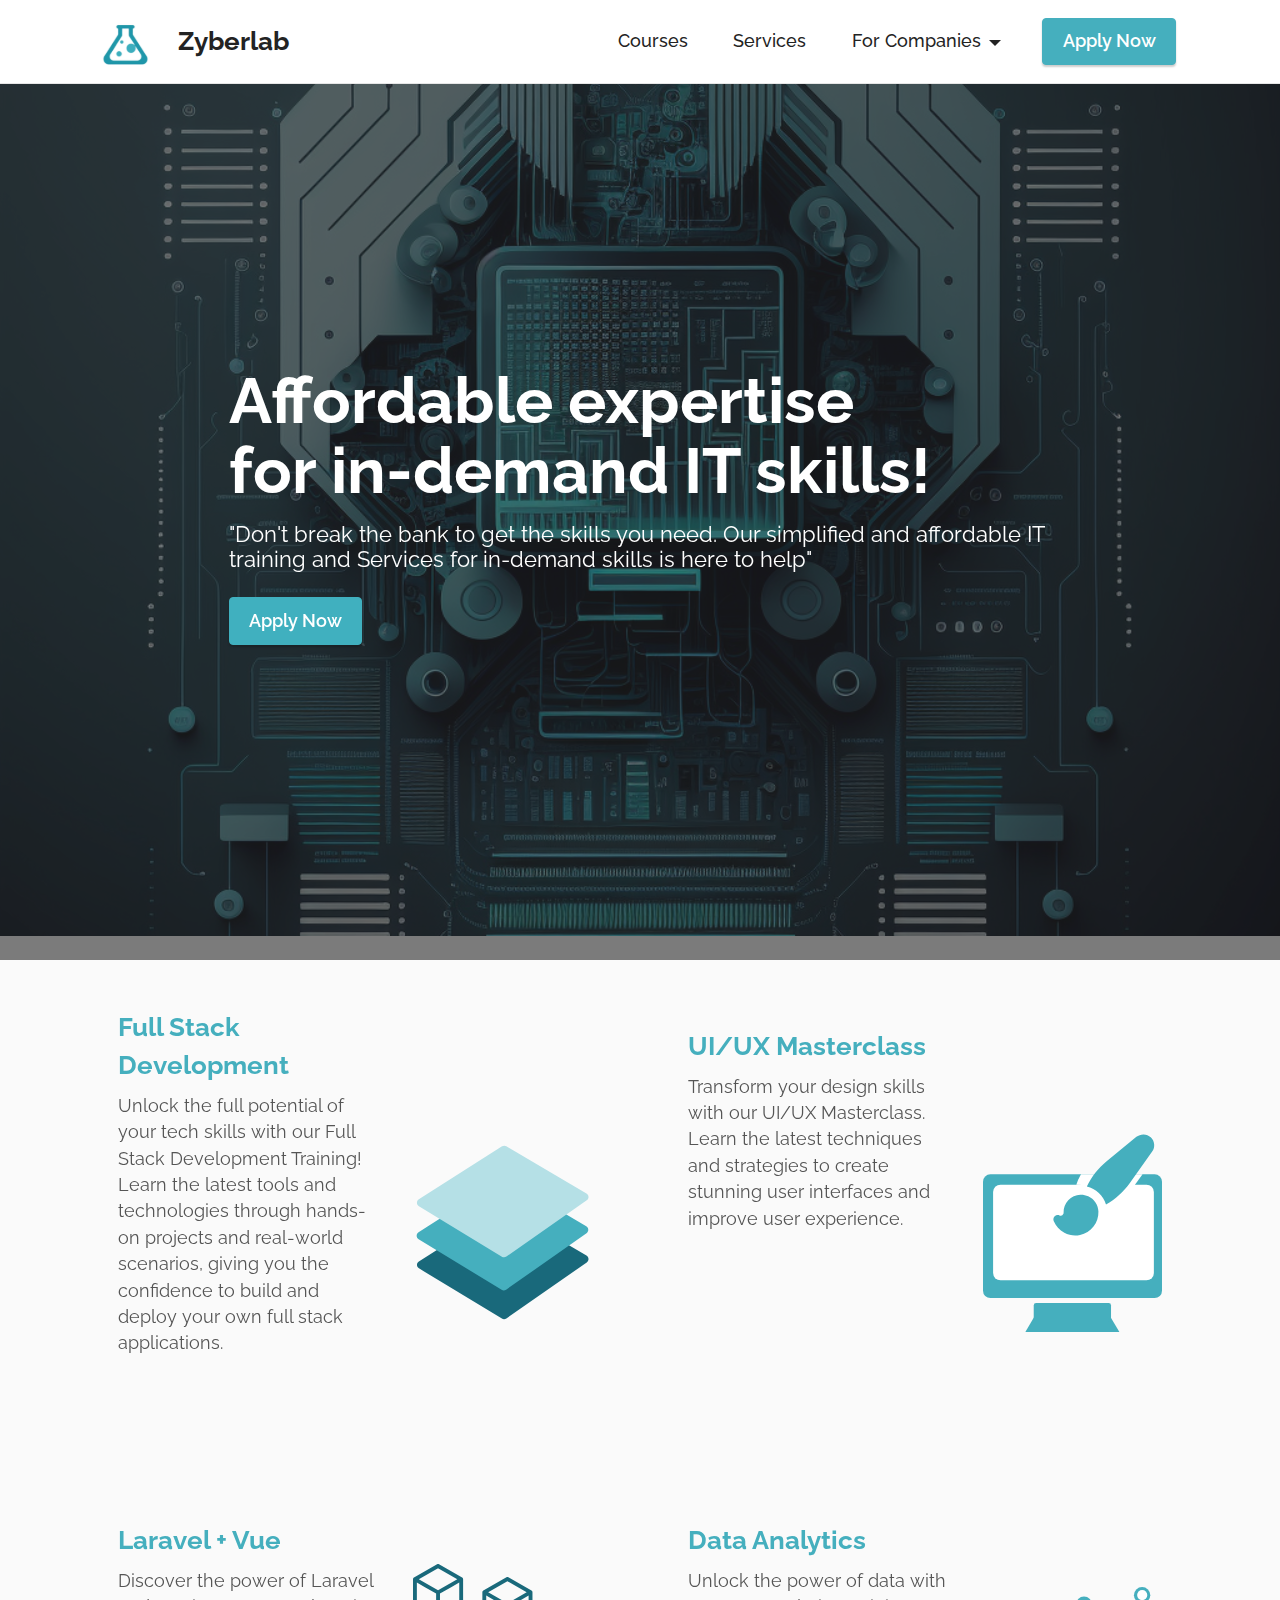
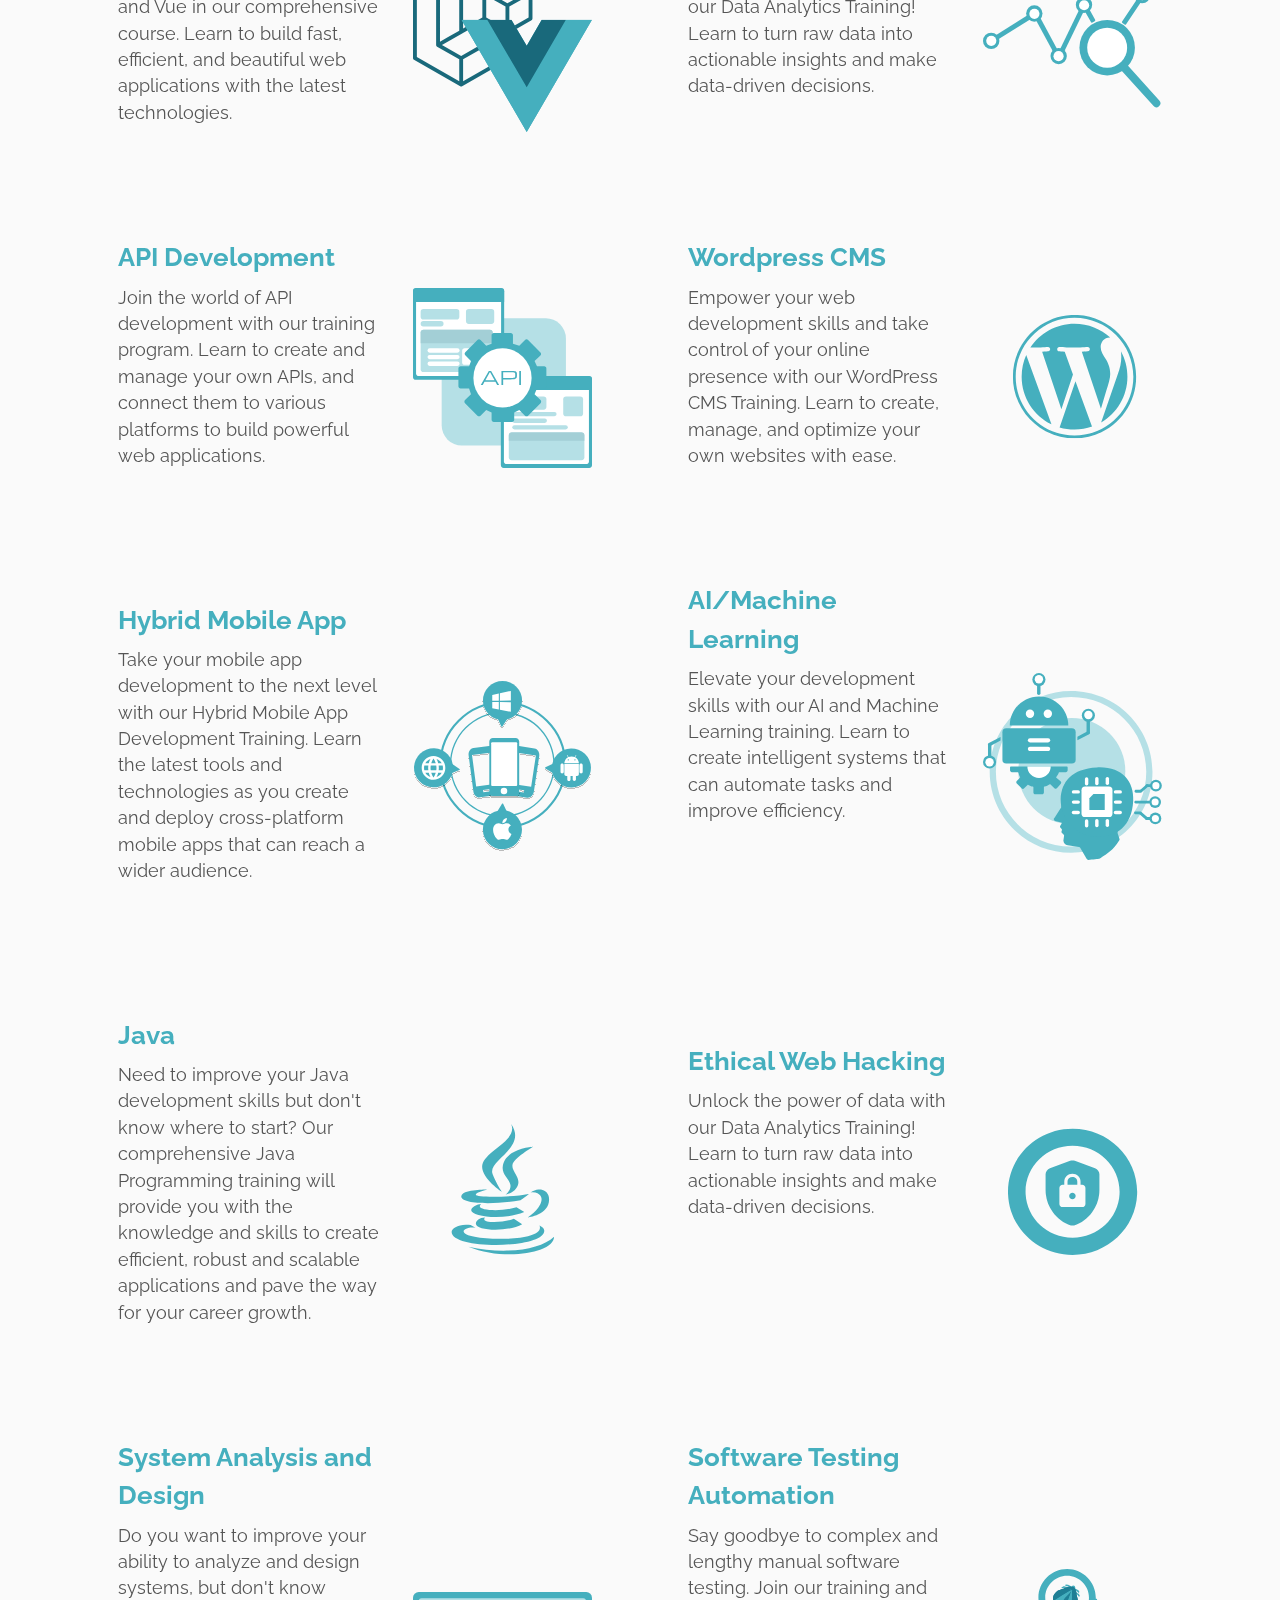
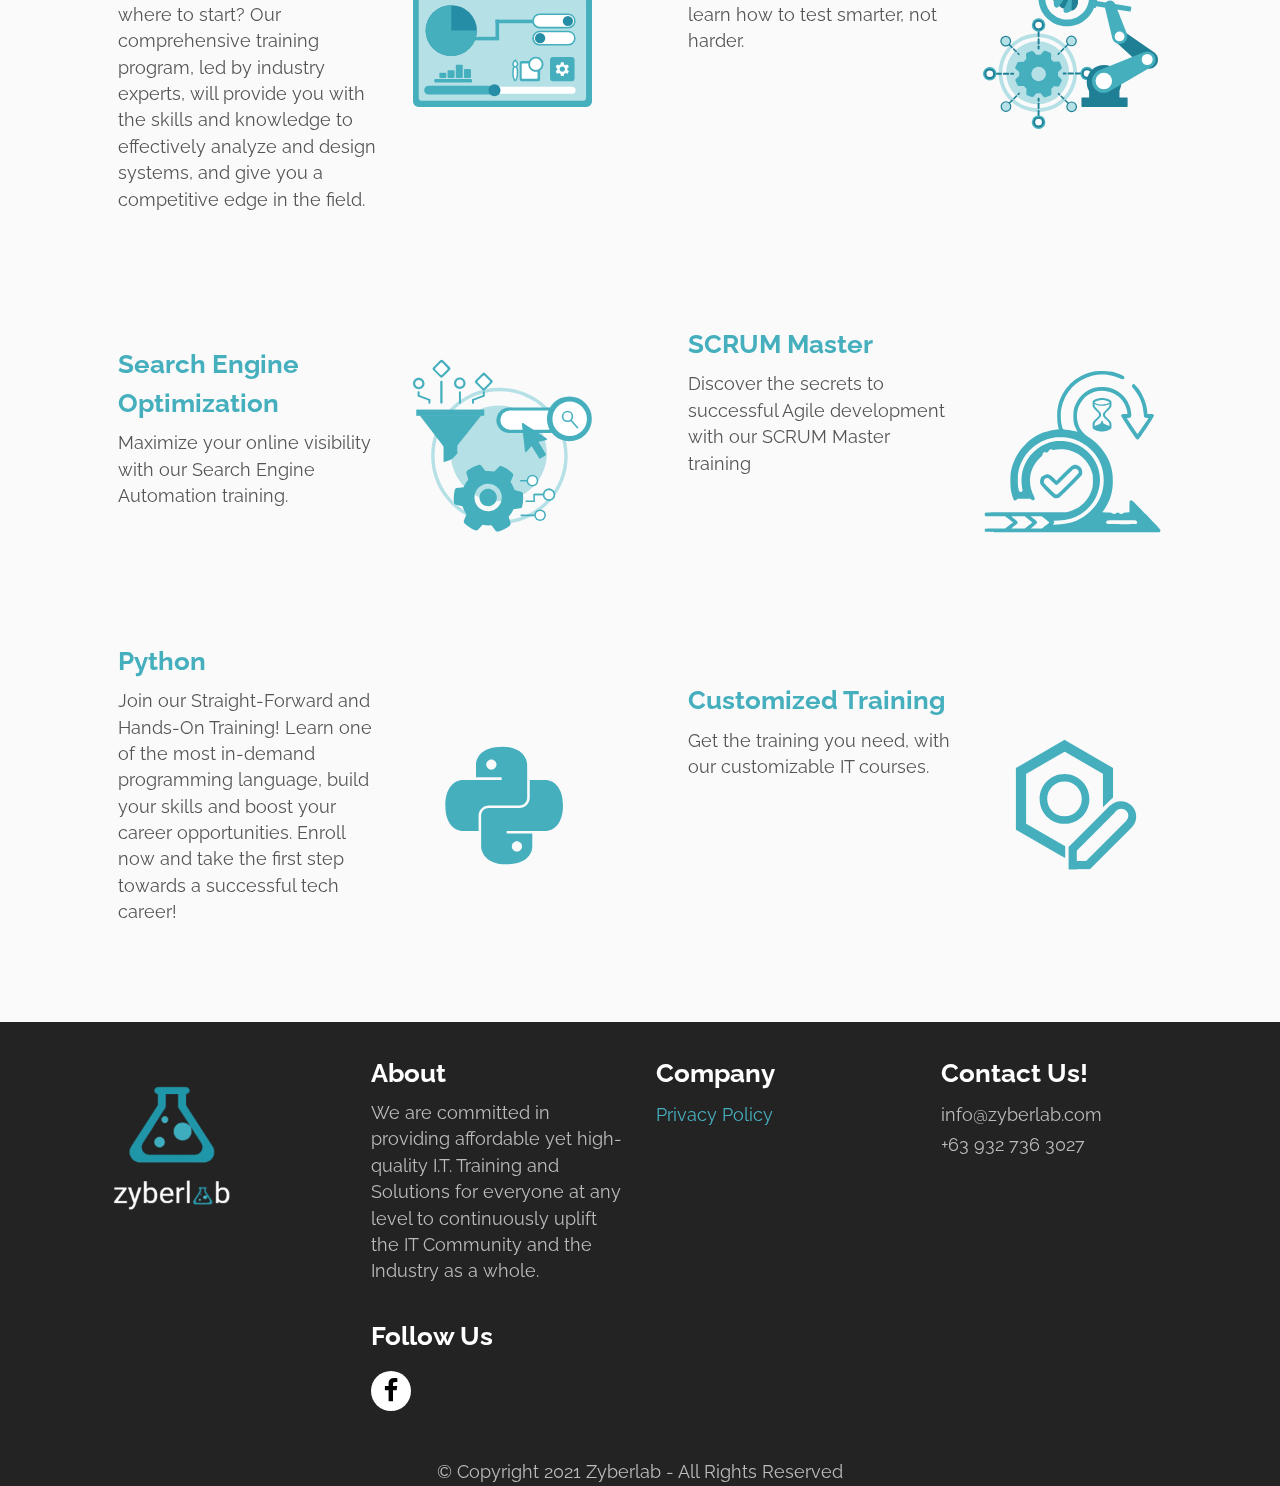
<file: courses.html>
<!DOCTYPE html>
<html  >
<head>
  <!-- Site made with Mobirise Website Builder v5.9.13, https://mobirise.com -->
  <meta charset="UTF-8">
  <meta http-equiv="X-UA-Compatible" content="IE=edge">
  <meta name="generator" content="Mobirise v5.9.13, mobirise.com">
  <meta name="twitter:card" content="summary_large_image"/>
  <meta name="twitter:image:src" content="assets/images/courses-meta.svg">
  <meta property="og:image" content="assets/images/courses-meta.svg">
  <meta name="twitter:title" content="Zyberlab | Courses">
  <meta name="viewport" content="width=device-width, initial-scale=1, minimum-scale=1">
  <link rel="shortcut icon" href="assets/images/icon.svg" type="image/x-icon">
  <meta name="description" content="Affordable expertise for in-demand IT skills! Don't break the bank to get the skills you need. Our simplified and affordable IT training and Services for in-demand skills is here to help.">
  
  
  <title>Zyberlab | Courses</title>
  <link rel="stylesheet" href="assets/web/assets/mobirise-icons2/mobirise2.css">
  <link rel="stylesheet" href="assets/bootstrap/css/bootstrap.min.css">
  <link rel="stylesheet" href="assets/bootstrap/css/bootstrap-grid.min.css">
  <link rel="stylesheet" href="assets/bootstrap/css/bootstrap-reboot.min.css">
  <link rel="stylesheet" href="assets/parallax/jarallax.css">
  <link rel="stylesheet" href="assets/dropdown/css/style.css">
  <link rel="stylesheet" href="assets/socicon/css/styles.css">
  <link rel="stylesheet" href="assets/theme/css/style.css">
  <link rel="preload" href="https://fonts.googleapis.com/css?family=Raleway:100,200,300,400,500,600,700,800,900,100i,200i,300i,400i,500i,600i,700i,800i,900i&display=swap" as="style" onload="this.onload=null;this.rel='stylesheet'">
  <noscript><link rel="stylesheet" href="https://fonts.googleapis.com/css?family=Raleway:100,200,300,400,500,600,700,800,900,100i,200i,300i,400i,500i,600i,700i,800i,900i&display=swap"></noscript>
  <link rel="preload" as="style" href="assets/mobirise/css/mbr-additional.css?v=iAUY52"><link rel="stylesheet" href="assets/mobirise/css/mbr-additional.css?v=iAUY52" type="text/css">

  
  
  
</head>
<body>

<!-- Analytics -->


<style type="text/css">
.modal-body {
background-color: white;
color: darkcyan;
}
#menu1-h > nav {
box-shadow: 0px 1px 8px -2px rgba(0,0,0,0.35);}
</style>

<!-- Remove Mobirise Footer -->
<script>
    window.addEventListener('load', function () {
    const sections = document.querySelectorAll('section')
    sections[sections.length-1].remove()
})
</script>
<!-- Messenger Chat Plugin Code -->
    <div id="fb-root"></div>
      <script>
        window.fbAsyncInit = function() {
          FB.init({
            xfbml            : true,
            version          : 'v10.0'
          });
        };

        (function(d, s, id) {
          var js, fjs = d.getElementsByTagName(s)[0];
          if (d.getElementById(id)) return;
          js = d.createElement(s); js.id = id;
          js.src = 'https://connect.facebook.net/en_US/sdk/xfbml.customerchat.js';
          fjs.parentNode.insertBefore(js, fjs);
        }(document, 'script', 'facebook-jssdk'));
      </script>

      <!-- Your Chat Plugin code -->
      <div class="fb-customerchat"
        attribution="biz_inbox"
        page_id="1620014168239043">
      </div>
<!-- /Analytics -->


  
  <section data-bs-version="5.1" class="menu cid-tu8joPM0lQ" once="menu" id="menu1-2j">
    
    <nav class="navbar navbar-dropdown navbar-fixed-top navbar-expand-lg">
        <div class="container">
            <div class="navbar-brand">
                <span class="navbar-logo">
                    <a href="index.html">
                        <img src="assets/images/icon.svg" alt="Mobirise Website Builder" style="height: 3.8rem;">
                    </a>
                </span>
                <span class="navbar-caption-wrap"><a class="navbar-caption text-black text-primary display-7" href="index.html">Zyberlab</a></span>
            </div>
            <button class="navbar-toggler" type="button" data-toggle="collapse" data-bs-toggle="collapse" data-target="#navbarSupportedContent" data-bs-target="#navbarSupportedContent" aria-controls="navbarNavAltMarkup" aria-expanded="false" aria-label="Toggle navigation">
                <div class="hamburger">
                    <span></span>
                    <span></span>
                    <span></span>
                    <span></span>
                </div>
            </button>
            <div class="collapse navbar-collapse" id="navbarSupportedContent">
                <ul class="navbar-nav nav-dropdown" data-app-modern-menu="true"><li class="nav-item"><a class="nav-link link text-black text-primary display-4" href="courses.html" aria-expanded="false">Courses</a></li><li class="nav-item"><a class="nav-link link text-black text-primary display-4" href="index.html#content4-2y">Services</a></li><li class="nav-item dropdown"><a class="nav-link link text-black dropdown-toggle display-4" href="https://mobirise.com" data-toggle="dropdown-submenu" data-bs-toggle="dropdown" data-bs-auto-close="outside" aria-expanded="false">For Companies</a><div class="dropdown-menu" aria-labelledby="dropdown-748"><a class="text-black dropdown-item text-primary display-4" href="hire-dev.html">Hire Developers and Designers&nbsp;</a><a class="text-black show dropdown-item text-primary display-4" href="corporate-training.html">Corporate Training&nbsp;<br></a><a class="text-black show dropdown-item text-primary display-4" href="sponsorships.html">Sponsorship</a></div></li></ul>
                
                <div class="navbar-buttons mbr-section-btn"><a class="btn btn-primary display-4" href="enroll.html">Apply Now</a></div>
            </div>
        </div>
    </nav>

</section>

<section data-bs-version="5.1" class="header2 cid-tu8joIUARG mbr-fullscreen mbr-parallax-background" id="header2-2f">

    

    
    <div class="mbr-overlay" style="opacity: 0.6; background-color: rgb(35, 35, 35);"></div>

    <div class="container">
        <div class="row justify-content-center">
            <div class="col-12 col-lg-9">
                <h1 class="mbr-section-title mbr-fonts-style mb-3 display-1"><strong>Affordable expertise
</strong><div><strong>for in-demand IT skills!</strong></div></h1>
                
                <p class="mbr-text mbr-fonts-style display-2">"Don't break the bank to get the skills you need. Our simplified and affordable IT training and Services for in-demand skills is here to help"<br></p>
                <div class="mbr-section-btn mt-3"><a class="btn btn-success display-4" href="enroll.html">Apply Now</a></div>
            </div>
        </div>
    </div>
</section>

<section data-bs-version="5.1" class="features4 cid-tu8lBiwHfC" id="features5-2m">

    

    
    
    <div class="container">
        <div class="row">
            <div class="col-12 col-lg-6">
                <div class="card-wrapper">
                    <div class="row">
                        <div class="col-12 col-md-7">
                            <div class="text-wrapper">
                                
                                <h5 class="card-title mbr-fonts-style display-7"><strong>Full Stack Development</strong></h5>
                                <p class="mbr-text mbr-fonts-style mb-5 display-4">Unlock the full potential of your tech skills with our Full Stack Development Training! Learn the latest tools and technologies through hands-on projects and real-world scenarios, giving you the confidence to build and deploy your own full stack applications.&nbsp;<br><br><br></p>
                                
                            </div>
                        </div>
                        <div class="col-12 col-md-5">
                            <div class="img-wrapper">
                                <img src="assets/images/full-stack-4.svg" alt="Mobirise Website Builder">
                            </div>
                        </div>
                    </div>
                </div>
            </div>
            <div class="col-12 col-lg-6">
                <div class="card-wrapper">
                    <div class="row">
                        <div class="col-12 col-md-7">
                            <div class="text-wrapper">
                                
                                <h5 class="card-title mbr-fonts-style display-7"><strong>UI/UX Masterclass</strong></h5>
                                <p class="mbr-text mbr-fonts-style mb-5 display-4">Transform your design skills with our UI/UX Masterclass. Learn the latest techniques and strategies to create stunning user interfaces and improve user experience.&nbsp; &nbsp; &nbsp; &nbsp; &nbsp; &nbsp; &nbsp; &nbsp; &nbsp; &nbsp; &nbsp;<br><br><br><br><br><br></p>
                                
                            </div>
                        </div>
                        <div class="col-12 col-md-5">
                            <div class="img-wrapper">
                                <img src="assets/images/ui-3.svg" alt="Mobirise Website Builder">
                            </div>
                        </div>
                    </div>
                </div>
            </div>
        </div>
    </div>
</section>

<section data-bs-version="5.1" class="features4 cid-tu8wxHGAk4" id="features5-2n">

    

    
    
    <div class="container">
        <div class="row">
            <div class="col-12 col-lg-6">
                <div class="card-wrapper">
                    <div class="row">
                        <div class="col-12 col-md-7">
                            <div class="text-wrapper">
                                
                                <h5 class="card-title mbr-fonts-style display-7"><strong>Laravel + Vue</strong></h5>
                                <p class="mbr-text mbr-fonts-style mb-5 display-4">Discover the power of Laravel and Vue in our comprehensive course. Learn to build fast, efficient, and beautiful web applications with the latest technologies.</p>
                                
                            </div>
                        </div>
                        <div class="col-12 col-md-5">
                            <div class="img-wrapper">
                                <img src="assets/images/vue-2.svg" alt="Mobirise Website Builder">
                            </div>
                        </div>
                    </div>
                </div>
            </div>
            <div class="col-12 col-lg-6">
                <div class="card-wrapper">
                    <div class="row">
                        <div class="col-12 col-md-7">
                            <div class="text-wrapper">
                                
                                <h5 class="card-title mbr-fonts-style display-7"><strong>Data Ana</strong><strong>lytics</strong></h5>
                                <p class="mbr-text mbr-fonts-style mb-5 display-4">Unlock the power of data with our Data Analytics Training! Learn to turn raw data into actionable insights and make data-driven decisions.<br><br></p>
                                
                            </div>
                        </div>
                        <div class="col-12 col-md-5">
                            <div class="img-wrapper">
                                <img src="assets/images/data-2.svg" alt="Mobirise Website Builder">
                            </div>
                        </div>
                    </div>
                </div>
            </div>
        </div>
    </div>
</section>

<section data-bs-version="5.1" class="features4 cid-tu9ptSicLM" id="features5-2o">

    

    
    
    <div class="container">
        <div class="row">
            <div class="col-12 col-lg-6">
                <div class="card-wrapper">
                    <div class="row">
                        <div class="col-12 col-md-7">
                            <div class="text-wrapper">
                                
                                <h5 class="card-title mbr-fonts-style display-7"><strong>API Development</strong></h5>
                                <p class="mbr-text mbr-fonts-style mb-5 display-4">Join the world of API development with our training program. Learn to create and manage your own APIs, and connect them to various platforms to build powerful web applications.</p>
                                
                            </div>
                        </div>
                        <div class="col-12 col-md-5">
                            <div class="img-wrapper">
                                <img src="assets/images/softwaretest.svg" alt="Mobirise Website Builder">
                            </div>
                        </div>
                    </div>
                </div>
            </div>
            <div class="col-12 col-lg-6">
                <div class="card-wrapper">
                    <div class="row">
                        <div class="col-12 col-md-7">
                            <div class="text-wrapper">
                                
                                <h5 class="card-title mbr-fonts-style display-7"><strong>Wordpress CMS</strong></h5>
                                <p class="mbr-text mbr-fonts-style mb-5 display-4">Empower your web development skills and take control of your online presence with our WordPress CMS Training. Learn to create, manage, and optimize your own websites with ease.<br></p>
                                
                            </div>
                        </div>
                        <div class="col-12 col-md-5">
                            <div class="img-wrapper">
                                <img src="assets/images/wordpress-2.svg" alt="Mobirise Website Builder">
                            </div>
                        </div>
                    </div>
                </div>
            </div>
        </div>
    </div>
</section>

<section data-bs-version="5.1" class="features4 cid-tu9puOawHg" id="features5-2p">

    

    
    
    <div class="container">
        <div class="row">
            <div class="col-12 col-lg-6">
                <div class="card-wrapper">
                    <div class="row">
                        <div class="col-12 col-md-7">
                            <div class="text-wrapper">
                                
                                <h5 class="card-title mbr-fonts-style display-7"><strong>Hybrid Mobile App</strong></h5>
                                <p class="mbr-text mbr-fonts-style mb-5 display-4">Take your mobile app development to the next level with our Hybrid Mobile App Development Training. Learn the latest tools and technologies as you create and deploy cross-platform mobile apps that can reach a wider audience.</p>
                                
                            </div>
                        </div>
                        <div class="col-12 col-md-5">
                            <div class="img-wrapper">
                                <img src="assets/images/mobile.svg" alt="Mobirise Website Builder">
                            </div>
                        </div>
                    </div>
                </div>
            </div>
            <div class="col-12 col-lg-6">
                <div class="card-wrapper">
                    <div class="row">
                        <div class="col-12 col-md-7">
                            <div class="text-wrapper">
                                
                                <h5 class="card-title mbr-fonts-style display-7"><strong>AI/Machine Learning</strong></h5>
                                <p class="mbr-text mbr-fonts-style mb-5 display-4">Elevate your development skills with our AI and Machine Learning training. Learn to create intelligent systems that can automate tasks and improve efficiency.<br><br><br><br></p>
                                
                            </div>
                        </div>
                        <div class="col-12 col-md-5">
                            <div class="img-wrapper">
                                <img src="assets/images/ai.svg" alt="Mobirise Website Builder">
                            </div>
                        </div>
                    </div>
                </div>
            </div>
        </div>
    </div>
</section>

<section data-bs-version="5.1" class="features4 cid-tu9pvidyLu" id="features5-2q">

    

    
    
    <div class="container">
        <div class="row">
            <div class="col-12 col-lg-6">
                <div class="card-wrapper">
                    <div class="row">
                        <div class="col-12 col-md-7">
                            <div class="text-wrapper">
                                
                                <h5 class="card-title mbr-fonts-style display-7"><strong>Java</strong></h5>
                                <p class="mbr-text mbr-fonts-style mb-5 display-4">Need to improve your Java development skills but don't know where to start? Our comprehensive Java Programming training will provide you with the knowledge and skills to create efficient, robust and scalable applications and pave the way for your career growth.</p>
                                
                            </div>
                        </div>
                        <div class="col-12 col-md-5">
                            <div class="img-wrapper">
                                <img src="assets/images/java-10.svg" alt="Mobirise Website Builder">
                            </div>
                        </div>
                    </div>
                </div>
            </div>
            <div class="col-12 col-lg-6">
                <div class="card-wrapper">
                    <div class="row">
                        <div class="col-12 col-md-7">
                            <div class="text-wrapper">
                                
                                <h5 class="card-title mbr-fonts-style display-7"><strong>Ethical Web Hacking</strong></h5>
                                <p class="mbr-text mbr-fonts-style mb-5 display-4">Unlock the power of data with our Data Analytics Training! Learn to turn raw data into actionable insights and make data-driven decisions.<br><br><br><br></p>
                                
                            </div>
                        </div>
                        <div class="col-12 col-md-5">
                            <div class="img-wrapper">
                                <img src="assets/images/hacking-3.svg" alt="Mobirise Website Builder">
                            </div>
                        </div>
                    </div>
                </div>
            </div>
        </div>
    </div>
</section>

<section data-bs-version="5.1" class="features4 cid-tu9pvLeU49" id="features5-2r">

    

    
    
    <div class="container">
        <div class="row">
            <div class="col-12 col-lg-6">
                <div class="card-wrapper">
                    <div class="row">
                        <div class="col-12 col-md-7">
                            <div class="text-wrapper">
                                
                                <h5 class="card-title mbr-fonts-style display-7"><strong>System Analysis and Design</strong></h5>
                                <p class="mbr-text mbr-fonts-style mb-5 display-4">Do you want to improve your ability to analyze and design systems, but don't know where to start? Our comprehensive training program, led by industry experts, will provide you with the skills and knowledge to effectively analyze and design systems, and give you a competitive edge in the field.</p>
                                
                            </div>
                        </div>
                        <div class="col-12 col-md-5">
                            <div class="img-wrapper">
                                <img src="assets/images/analysisdesign-1.svg" alt="Mobirise Website Builder">
                            </div>
                        </div>
                    </div>
                </div>
            </div>
            <div class="col-12 col-lg-6">
                <div class="card-wrapper">
                    <div class="row">
                        <div class="col-12 col-md-7">
                            <div class="text-wrapper">
                                
                                <h5 class="card-title mbr-fonts-style display-7"><strong>Software Testing Automation</strong></h5>
                                <p class="mbr-text mbr-fonts-style mb-5 display-4">Say goodbye to complex and lengthy manual software testing. Join our training and learn how to test smarter, not harder.<br><br><br><br><br><br><br></p>
                                
                            </div>
                        </div>
                        <div class="col-12 col-md-5">
                            <div class="img-wrapper">
                                <img src="assets/images/testautomation.svg" alt="Mobirise Website Builder">
                            </div>
                        </div>
                    </div>
                </div>
            </div>
        </div>
    </div>
</section>

<section data-bs-version="5.1" class="features4 cid-tu9pwe31fg" id="features5-2s">

    

    
    
    <div class="container">
        <div class="row">
            <div class="col-12 col-lg-6">
                <div class="card-wrapper">
                    <div class="row">
                        <div class="col-12 col-md-7">
                            <div class="text-wrapper">
                                
                                <h5 class="card-title mbr-fonts-style display-7"><strong>Search Engine Optimization</strong></h5>
                                <p class="mbr-text mbr-fonts-style mb-5 display-4">Maximize your online visibility with our Search Engine Automation training.</p>
                                
                            </div>
                        </div>
                        <div class="col-12 col-md-5">
                            <div class="img-wrapper">
                                <img src="assets/images/sea.svg" alt="Mobirise Website Builder">
                            </div>
                        </div>
                    </div>
                </div>
            </div>
            <div class="col-12 col-lg-6">
                <div class="card-wrapper">
                    <div class="row">
                        <div class="col-12 col-md-7">
                            <div class="text-wrapper">
                                
                                <h5 class="card-title mbr-fonts-style display-7"><strong>SCRUM Master</strong></h5>
                                <p class="mbr-text mbr-fonts-style mb-5 display-4">Discover the secrets to successful Agile development with our SCRUM Master training<br><br><br></p>
                                
                            </div>
                        </div>
                        <div class="col-12 col-md-5">
                            <div class="img-wrapper">
                                <img src="assets/images/scrum.svg" alt="Mobirise Website Builder">
                            </div>
                        </div>
                    </div>
                </div>
            </div>
        </div>
    </div>
</section>

<section data-bs-version="5.1" class="features4 cid-tuSHKZvmvr" id="features5-2x">

    

    
    
    <div class="container">
        <div class="row">
            <div class="col-12 col-lg-6">
                <div class="card-wrapper">
                    <div class="row">
                        <div class="col-12 col-md-7">
                            <div class="text-wrapper">
                                
                                <h5 class="card-title mbr-fonts-style display-7"><strong>Python</strong></h5>
                                <p class="mbr-text mbr-fonts-style mb-5 display-4">Join our Straight-Forward and Hands-On Training! Learn one of the most in-demand programming language, build your skills and boost your career opportunities. Enroll now and take the first step towards a successful tech career!</p>
                                
                            </div>
                        </div>
                        <div class="col-12 col-md-5">
                            <div class="img-wrapper">
                                <img src="assets/images/python-4.svg" alt="Mobirise Website Builder">
                            </div>
                        </div>
                    </div>
                </div>
            </div>
            <div class="col-12 col-lg-6">
                <div class="card-wrapper">
                    <div class="row">
                        <div class="col-12 col-md-7">
                            <div class="text-wrapper">
                                
                                <h5 class="card-title mbr-fonts-style display-7"><strong>Customized Training</strong></h5>
                                <p class="mbr-text mbr-fonts-style mb-5 display-4">Get the training you need, with our customizable IT courses.<br><br><br><br><br></p>
                                
                            </div>
                        </div>
                        <div class="col-12 col-md-5">
                            <div class="img-wrapper">
                                <img src="assets/images/custom-1.svg" alt="Mobirise Website Builder">
                            </div>
                        </div>
                    </div>
                </div>
            </div>
        </div>
    </div>
</section>

<section data-bs-version="5.1" class="footer4 cid-tvgQXy4Cvg" once="footers" id="footer4-5r">

    

    
    
    <div class="container">
        <div class="row mbr-white">
            <div class="col-6 col-lg-3">
                <div class="media-wrap col-md-8 col-12">
                    <a href="index.html">
                        <img src="assets/images/icon-w-name-2.svg" alt="Mobirise Website Builder">
                    </a>
                </div>
            </div>
            <div class="col-12 col-md-6 col-lg-3">
                <h5 class="mbr-section-subtitle mbr-fonts-style mb-2 display-7">
                    <strong>About</strong>
                </h5>
                <p class="mbr-text mbr-fonts-style mb-4 display-4">
                    We are committed in providing affordable yet high-quality I.T. Training and Solutions for everyone at any level to continuously uplift the IT Community and the Industry as a whole.</p>
                <h5 class="mbr-section-subtitle mbr-fonts-style mb-3 display-7">
                    <strong>Follow Us</strong>
                </h5>
                <div class="social-row display-7">
                    <div class="soc-item">
                        <a href="https://www.facebook.com/ZyberLab.IT" target="_blank">
                            <span class="mbr-iconfont socicon-facebook socicon" style="font-size: 24px;"></span>
                        </a>
                    </div>
                    
                    
                    
                </div>
            </div>
            <div class="col-12 col-md-6 col-lg-3">
                <h5 class="mbr-section-subtitle mbr-fonts-style mb-2 display-7"><strong>Company</strong></h5>
                <ul class="list mbr-fonts-style display-4">
                    <li class="mbr-text item-wrap"><a href="https://drive.google.com/file/d/1P8H-BgM1ZGtNY3NaCrtfuPEuWFRWll0s/view?usp=share_link" class="text-primary" target="_blank">Privacy Policy</a></li><a href="https://drive.google.com/file/d/1P8H-BgM1ZGtNY3NaCrtfuPEuWFRWll0s/view?usp=share_link" class="text-primary">
                    </a><li class="mbr-text item-wrap">&nbsp; &nbsp; &nbsp; &nbsp; &nbsp; &nbsp;</li>
                </ul>
            </div>
            <div class="col-12 col-md-6 col-lg-3">
                <h5 class="mbr-section-subtitle mbr-fonts-style mb-2 display-7">
                    <strong>Contact Us!</strong></h5>
                <ul class="list mbr-fonts-style display-4">
                    <li class="mbr-text item-wrap">info@zyberlab.com
</li><li class="mbr-text item-wrap">+63 932 736 3027</li>
                </ul>
            </div>
            <div class="col-12 mt-4">
                <p class="mbr-text mb-0 mbr-fonts-style copyright align-center display-4">
                    © Copyright 2021 Zyberlab - All Rights Reserved
                </p>
            </div>
        </div>
    </div>
</section><section class="display-7" style="padding: 0;align-items: center;justify-content: center;flex-wrap: wrap;    align-content: center;display: flex;position: relative;height: 4rem;"><a href="https://mobiri.se/2930039" style="flex: 1 1;height: 4rem;position: absolute;width: 100%;z-index: 1;"><img alt="" style="height: 4rem;" src="[data-uri]"></a><p style="margin: 0;text-align: center;" class="display-7">&#8204;</p><a style="z-index:1" href="https://mobirise.com/builder/no-code-website-builder.html">No Code Website Builder</a></section><script src="assets/bootstrap/js/bootstrap.bundle.min.js"></script>  <script src="assets/parallax/jarallax.js"></script>  <script src="assets/smoothscroll/smooth-scroll.js"></script>  <script src="assets/ytplayer/index.js"></script>  <script src="assets/dropdown/js/navbar-dropdown.js"></script>  <script src="assets/theme/js/script.js"></script>  
  
  
</body>
</html>
</file>
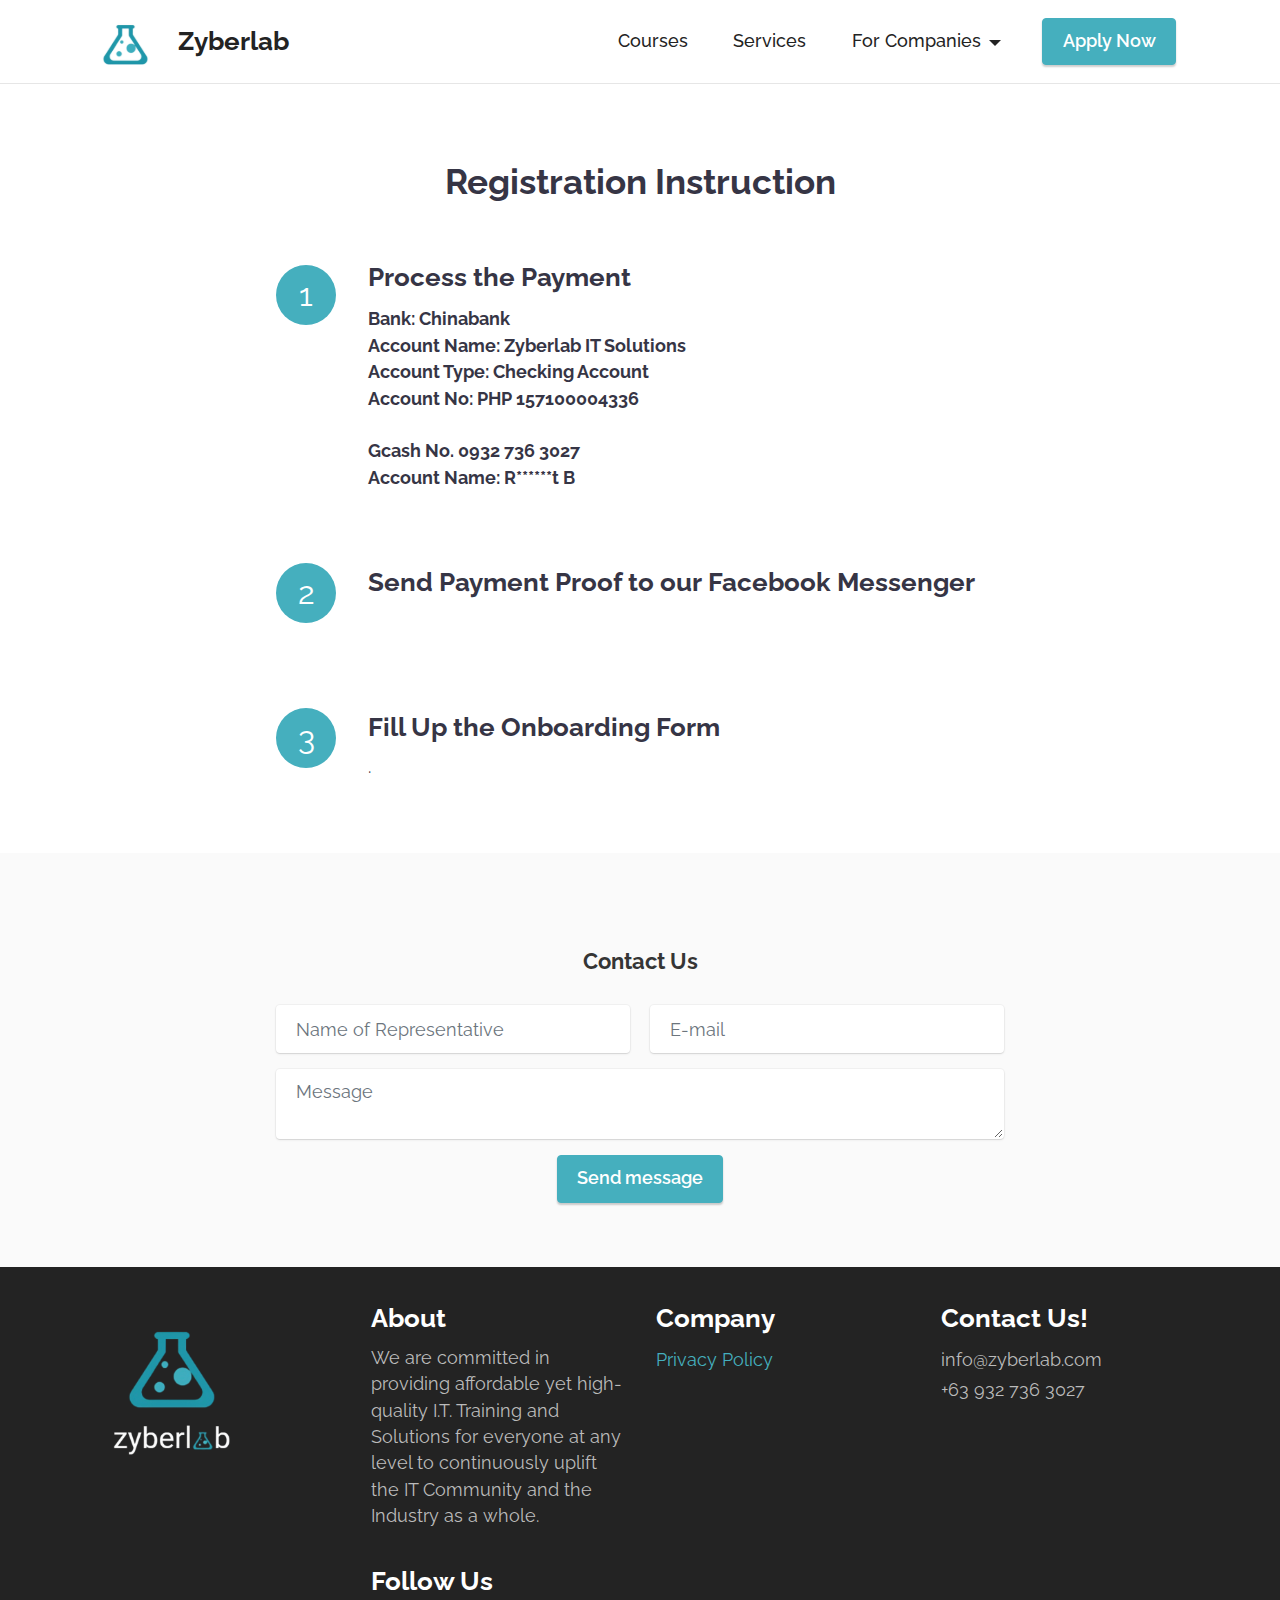
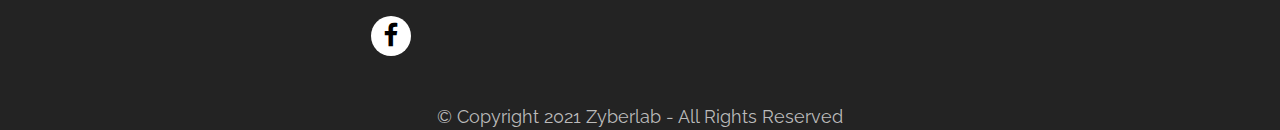
<file: enroll.html>
<!DOCTYPE html>
<html  >
<head>
  <!-- Site made with Mobirise Website Builder v5.9.13, https://mobirise.com -->
  <meta charset="UTF-8">
  <meta http-equiv="X-UA-Compatible" content="IE=edge">
  <meta name="generator" content="Mobirise v5.9.13, mobirise.com">
  <meta name="twitter:card" content="summary_large_image"/>
  <meta name="twitter:image:src" content="assets/images/enroll-meta.svg">
  <meta property="og:image" content="assets/images/enroll-meta.svg">
  <meta name="twitter:title" content="Zyberlab | Enroll Page">
  <meta name="viewport" content="width=device-width, initial-scale=1, minimum-scale=1">
  <link rel="shortcut icon" href="assets/images/icon.svg" type="image/x-icon">
  <meta name="description" content="Enroll now in Zyberlab and take the first step towards achieving your goals. Our enrollment process is quick and easy, and our dedicated team is here to assist you every step of the way. We offer flexible class schedules, financial aid options, and a variety of trainings to choose from. Don't wait any longer, start your journey today with us!">
  
  
  <title>Zyberlab | Enroll Page</title>
  <link rel="stylesheet" href="assets/web/assets/mobirise-icons2/mobirise2.css">
  <link rel="stylesheet" href="assets/bootstrap/css/bootstrap.min.css">
  <link rel="stylesheet" href="assets/bootstrap/css/bootstrap-grid.min.css">
  <link rel="stylesheet" href="assets/bootstrap/css/bootstrap-reboot.min.css">
  <link rel="stylesheet" href="assets/dropdown/css/style.css">
  <link rel="stylesheet" href="assets/socicon/css/styles.css">
  <link rel="stylesheet" href="assets/theme/css/style.css">
  <link rel="preload" href="https://fonts.googleapis.com/css?family=Raleway:100,200,300,400,500,600,700,800,900,100i,200i,300i,400i,500i,600i,700i,800i,900i&display=swap" as="style" onload="this.onload=null;this.rel='stylesheet'">
  <noscript><link rel="stylesheet" href="https://fonts.googleapis.com/css?family=Raleway:100,200,300,400,500,600,700,800,900,100i,200i,300i,400i,500i,600i,700i,800i,900i&display=swap"></noscript>
  <link rel="preload" as="style" href="assets/mobirise/css/mbr-additional.css?v=2FmG3h"><link rel="stylesheet" href="assets/mobirise/css/mbr-additional.css?v=2FmG3h" type="text/css">

  
  
  
</head>
<body>

<!-- Analytics -->


<style type="text/css">
.modal-body {
background-color: white;
color: darkcyan;
}
#menu1-h > nav {
box-shadow: 0px 1px 8px -2px rgba(0,0,0,0.35);}
</style>

<!-- Remove Mobirise Footer -->
<script>
    window.addEventListener('load', function () {
    const sections = document.querySelectorAll('section')
    sections[sections.length-1].remove()
})
</script>
<!-- Messenger Chat Plugin Code -->
    <div id="fb-root"></div>
      <script>
        window.fbAsyncInit = function() {
          FB.init({
            xfbml            : true,
            version          : 'v10.0'
          });
        };

        (function(d, s, id) {
          var js, fjs = d.getElementsByTagName(s)[0];
          if (d.getElementById(id)) return;
          js = d.createElement(s); js.id = id;
          js.src = 'https://connect.facebook.net/en_US/sdk/xfbml.customerchat.js';
          fjs.parentNode.insertBefore(js, fjs);
        }(document, 'script', 'facebook-jssdk'));
      </script>

      <!-- Your Chat Plugin code -->
      <div class="fb-customerchat"
        attribution="biz_inbox"
        page_id="1620014168239043">
      </div>
<!-- /Analytics -->


  
  <section data-bs-version="5.1" class="menu cid-ttbQ0DN4yy" once="menu" id="menu1-12">
    
    <nav class="navbar navbar-dropdown navbar-fixed-top navbar-expand-lg">
        <div class="container">
            <div class="navbar-brand">
                <span class="navbar-logo">
                    <a href="index.html">
                        <img src="assets/images/icon.svg" alt="Mobirise Website Builder" style="height: 3.8rem;">
                    </a>
                </span>
                <span class="navbar-caption-wrap"><a class="navbar-caption text-black text-primary display-7" href="index.html">Zyberlab</a></span>
            </div>
            <button class="navbar-toggler" type="button" data-toggle="collapse" data-bs-toggle="collapse" data-target="#navbarSupportedContent" data-bs-target="#navbarSupportedContent" aria-controls="navbarNavAltMarkup" aria-expanded="false" aria-label="Toggle navigation">
                <div class="hamburger">
                    <span></span>
                    <span></span>
                    <span></span>
                    <span></span>
                </div>
            </button>
            <div class="collapse navbar-collapse" id="navbarSupportedContent">
                <ul class="navbar-nav nav-dropdown" data-app-modern-menu="true"><li class="nav-item"><a class="nav-link link text-black text-primary display-4" href="courses.html" aria-expanded="false">Courses</a></li><li class="nav-item"><a class="nav-link link text-black text-primary display-4" href="index.html#content4-2y">Services</a></li><li class="nav-item dropdown"><a class="nav-link link text-black dropdown-toggle display-4" href="https://mobirise.com" data-toggle="dropdown-submenu" data-bs-toggle="dropdown" data-bs-auto-close="outside" aria-expanded="false">For Companies</a><div class="dropdown-menu" aria-labelledby="dropdown-748"><a class="text-black dropdown-item text-primary display-4" href="hire-dev.html">Hire Developers and Designers&nbsp;</a><a class="text-black show dropdown-item text-primary display-4" href="corporate-training.html">Corporate Training&nbsp;<br></a><a class="text-black show dropdown-item text-primary display-4" href="sponsorships.html">Sponsorship</a></div></li></ul>
                
                <div class="navbar-buttons mbr-section-btn"><a class="btn btn-primary display-4" href="enroll.html">Apply Now</a></div>
            </div>
        </div>
    </nav>

</section>

<section data-bs-version="5.1" class="features19 cid-tvaCynFmUi" id="features20-5k">

    

    
    
    <div class="container">
        <div class="row justify-content-center">
            <div class="col-md-12 col-lg-9">
                <div class="card-wrapper pb-4">
                    <div class="card-box align-center">
                        <h4 class="card-title mbr-fonts-style mb-4 display-5">
                            <strong>Registration Instruction</strong></h4>
                        
                        
                    </div>
                </div>
            </div>
            <div class="col-12 col-md-8">
                <div class="item mbr-flex">
                    <div class="icon-box">
                        <span class="step-number mbr-fonts-style display-5">1</span>
                    </div>
                    <div class="text-box">
                        <h4 class="icon-title card-title mbr-black mbr-fonts-style display-7"><p><strong>Process the Payment</strong><br></p></h4>
                        <h5 class="icon-text mbr-black mbr-fonts-style display-4"><strong>Bank: Chinabank<br>Account Name: Zyberlab IT Solutions<br>Account Type: Checking Account<br>Account No: PHP 157100004336</strong><br><br><strong>Gcash No. 0932 736 3027
</strong><div><strong>Account Name: R******t B</strong></div></h5>
                    </div>
                </div>
                <div class="item mbr-flex">
                    <div class="icon-box">
                        <span class="step-number mbr-fonts-style display-5">2</span>
                    </div>
                    <div class="text-box">
                        <h4 class="icon-title card-title mbr-black mbr-fonts-style display-7"><strong>Send Payment Proof to our&nbsp;</strong><strong>Facebook Messenger</strong></h4>
                        <h5 class="icon-text mbr-black mbr-fonts-style display-4">&nbsp;</h5>
                    </div>
                </div>
                <div class="item mbr-flex last">
                    <div class="icon-box">
                        <span class="step-number mbr-fonts-style display-5">3</span>
                    </div>
                    <div class="text-box">
                        <h4 class="icon-title card-title mbr-black mbr-fonts-style display-7"><strong>Fill Up the Onboarding Form</strong></h4>
                        <h5 class="icon-text mbr-black mbr-fonts-style display-4">.</h5>
                    </div>
                </div>
                
                
                
                
                
                
                
            </div>
        </div>
    </div>
</section>

<section data-bs-version="5.1" class="form5 cid-tvatdPzx8Q" id="form5-5i">
    
    
    <div class="container">
        <div class="mbr-section-head">
            <h3 class="mbr-section-title mbr-fonts-style align-center mb-0 display-2">
                <strong>Contact Us</strong></h3>
            
        </div>
        <div class="row justify-content-center mt-4">
            <div class="col-lg-8 mx-auto mbr-form" data-form-type="formoid">
                <form action="https://mobirise.eu/" method="POST" class="mbr-form form-with-styler" data-form-title="Form Name"><input type="hidden" name="email" data-form-email="true" value="hz3kfEMfbCYZrEsKF3ghenW3XVzDyHqev/8O2UI9m1Q46z8dCWo+LisWpr/lve8tskRnwRhRKqLK1DzTeE0amHx7tXMrpZvjh46H2rE0uciok1+fPTPTZ89OwVX1mP2I">
                    <div class="row">
                        <div hidden="hidden" data-form-alert="" class="alert alert-success col-12">Thank you for your message!
Our representative will get back to you soon.</div>
                        <div hidden="hidden" data-form-alert-danger="" class="alert alert-danger col-12">
                            Oops...! some problem!
                        </div>
                    </div>
                    <div class="dragArea row">
                        <div class="col-md col-sm-12 form-group mb-3" data-for="name">
                            <input type="text" name="name" placeholder="Name of Representative" data-form-field="name" class="form-control" value="" id="name-form5-5i">
                        </div>
                        <div class="col-md col-sm-12 form-group mb-3" data-for="email">
                            <input type="email" name="email" placeholder="E-mail" data-form-field="email" class="form-control" value="" id="email-form5-5i">
                        </div>
                        
                        <div class="col-12 form-group mb-3" data-for="textarea">
                            <textarea name="textarea" placeholder="Message" data-form-field="textarea" class="form-control" id="textarea-form5-5i"></textarea>
                        </div>
                        <div class="col-lg-12 col-md-12 col-sm-12 align-center mbr-section-btn">
                            <button type="submit" class="btn btn-primary display-4">Send message</button>
                        </div>
                    </div>
                </form>
            </div>
        </div>
    </div>
</section>

<section data-bs-version="5.1" class="footer4 cid-tvgQXy4Cvg" once="footers" id="footer4-5r">

    

    
    
    <div class="container">
        <div class="row mbr-white">
            <div class="col-6 col-lg-3">
                <div class="media-wrap col-md-8 col-12">
                    <a href="index.html">
                        <img src="assets/images/icon-w-name-2.svg" alt="Mobirise Website Builder">
                    </a>
                </div>
            </div>
            <div class="col-12 col-md-6 col-lg-3">
                <h5 class="mbr-section-subtitle mbr-fonts-style mb-2 display-7">
                    <strong>About</strong>
                </h5>
                <p class="mbr-text mbr-fonts-style mb-4 display-4">
                    We are committed in providing affordable yet high-quality I.T. Training and Solutions for everyone at any level to continuously uplift the IT Community and the Industry as a whole.</p>
                <h5 class="mbr-section-subtitle mbr-fonts-style mb-3 display-7">
                    <strong>Follow Us</strong>
                </h5>
                <div class="social-row display-7">
                    <div class="soc-item">
                        <a href="https://www.facebook.com/ZyberLab.IT" target="_blank">
                            <span class="mbr-iconfont socicon-facebook socicon" style="font-size: 24px;"></span>
                        </a>
                    </div>
                    
                    
                    
                </div>
            </div>
            <div class="col-12 col-md-6 col-lg-3">
                <h5 class="mbr-section-subtitle mbr-fonts-style mb-2 display-7"><strong>Company</strong></h5>
                <ul class="list mbr-fonts-style display-4">
                    <li class="mbr-text item-wrap"><a href="https://drive.google.com/file/d/1P8H-BgM1ZGtNY3NaCrtfuPEuWFRWll0s/view?usp=share_link" class="text-primary" target="_blank">Privacy Policy</a></li><a href="https://drive.google.com/file/d/1P8H-BgM1ZGtNY3NaCrtfuPEuWFRWll0s/view?usp=share_link" class="text-primary">
                    </a><li class="mbr-text item-wrap">&nbsp; &nbsp; &nbsp; &nbsp; &nbsp; &nbsp;</li>
                </ul>
            </div>
            <div class="col-12 col-md-6 col-lg-3">
                <h5 class="mbr-section-subtitle mbr-fonts-style mb-2 display-7">
                    <strong>Contact Us!</strong></h5>
                <ul class="list mbr-fonts-style display-4">
                    <li class="mbr-text item-wrap">info@zyberlab.com
</li><li class="mbr-text item-wrap">+63 932 736 3027</li>
                </ul>
            </div>
            <div class="col-12 mt-4">
                <p class="mbr-text mb-0 mbr-fonts-style copyright align-center display-4">
                    © Copyright 2021 Zyberlab - All Rights Reserved
                </p>
            </div>
        </div>
    </div>
</section><section class="display-7" style="padding: 0;align-items: center;justify-content: center;flex-wrap: wrap;    align-content: center;display: flex;position: relative;height: 4rem;"><a href="https://mobiri.se/2930039" style="flex: 1 1;height: 4rem;position: absolute;width: 100%;z-index: 1;"><img alt="" style="height: 4rem;" src="[data-uri]"></a><p style="margin: 0;text-align: center;" class="display-7">&#8204;</p><a style="z-index:1" href="https://mobirise.com/html-editor.html">HTML Editor</a></section><script src="assets/bootstrap/js/bootstrap.bundle.min.js"></script>  <script src="assets/smoothscroll/smooth-scroll.js"></script>  <script src="assets/ytplayer/index.js"></script>  <script src="assets/dropdown/js/navbar-dropdown.js"></script>  <script src="assets/theme/js/script.js"></script>  <script src="assets/formoid/formoid.min.js"></script>  
  
  
</body>
</html>
</file>
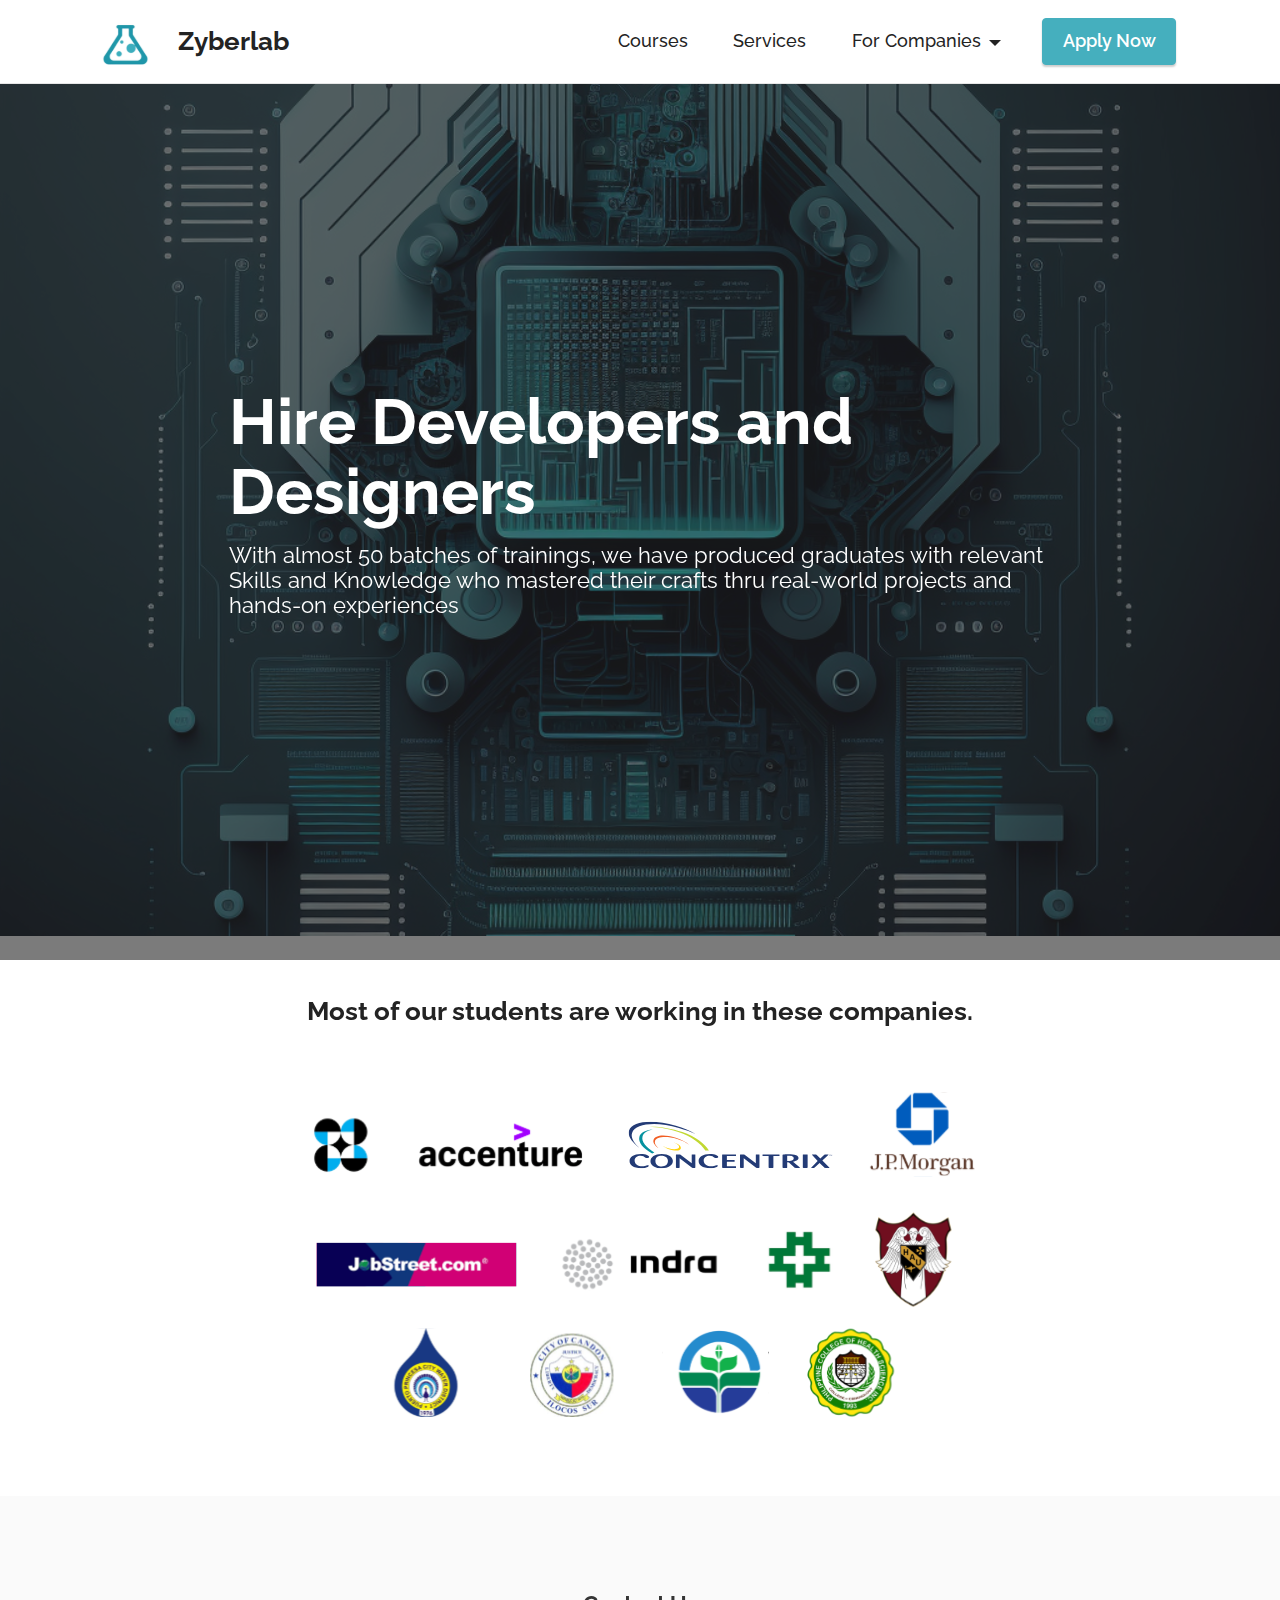
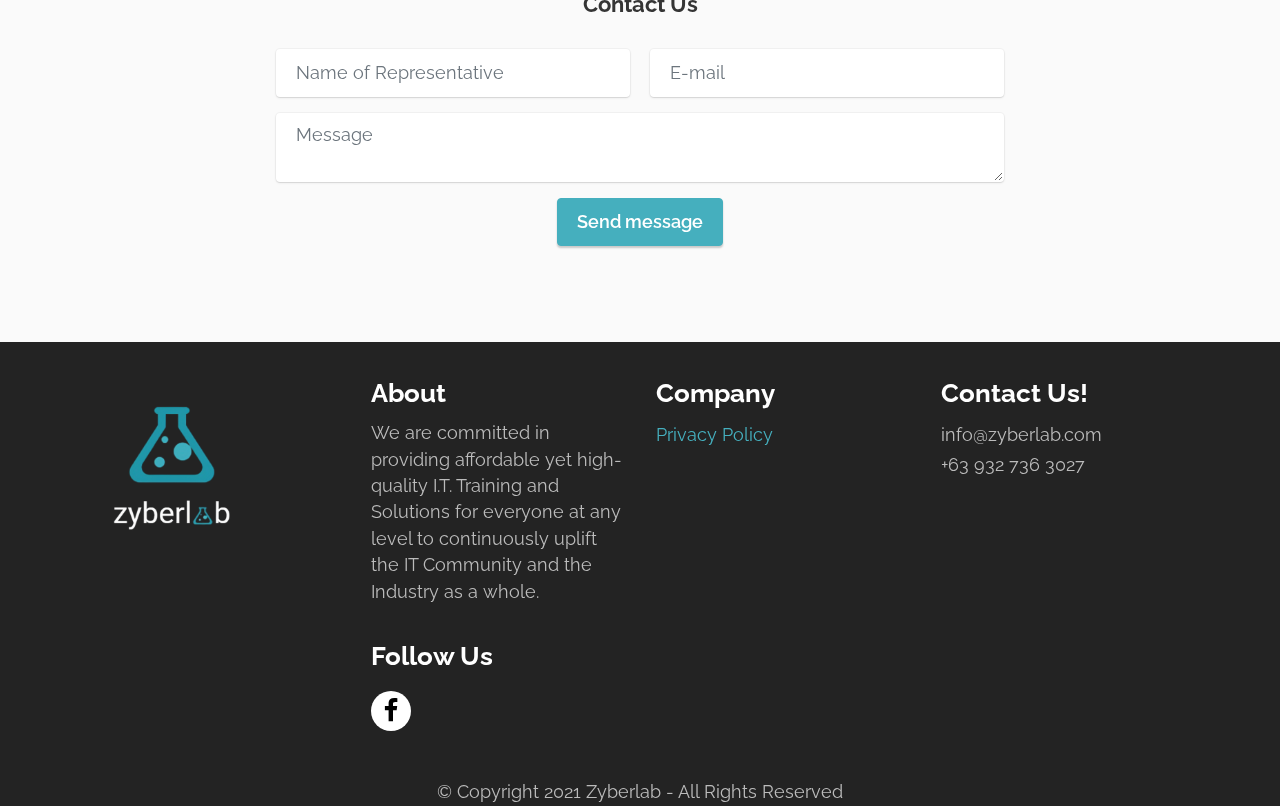
<file: hire-dev.html>
<!DOCTYPE html>
<html  >
<head>
  <!-- Site made with Mobirise Website Builder v5.9.13, https://mobirise.com -->
  <meta charset="UTF-8">
  <meta http-equiv="X-UA-Compatible" content="IE=edge">
  <meta name="generator" content="Mobirise v5.9.13, mobirise.com">
  <meta name="twitter:card" content="summary_large_image"/>
  <meta name="twitter:image:src" content="assets/images/hire-dev-meta.svg">
  <meta property="og:image" content="assets/images/hire-dev-meta.svg">
  <meta name="twitter:title" content="Zyberlab | Hire Developers and Designers">
  <meta name="viewport" content="width=device-width, initial-scale=1, minimum-scale=1">
  <link rel="shortcut icon" href="assets/images/icon.svg" type="image/x-icon">
  <meta name="description" content="Affordable expertise for in-demand IT skills! Don't break the bank to get the skills you need. Our simplified and affordable IT training and Services for in-demand skills is here to help.">
  
  
  <title>Zyberlab | Hire Developers and Designers</title>
  <link rel="stylesheet" href="assets/bootstrap/css/bootstrap.min.css">
  <link rel="stylesheet" href="assets/bootstrap/css/bootstrap-grid.min.css">
  <link rel="stylesheet" href="assets/bootstrap/css/bootstrap-reboot.min.css">
  <link rel="stylesheet" href="assets/parallax/jarallax.css">
  <link rel="stylesheet" href="assets/dropdown/css/style.css">
  <link rel="stylesheet" href="assets/socicon/css/styles.css">
  <link rel="stylesheet" href="assets/theme/css/style.css">
  <link rel="preload" href="https://fonts.googleapis.com/css?family=Raleway:100,200,300,400,500,600,700,800,900,100i,200i,300i,400i,500i,600i,700i,800i,900i&display=swap" as="style" onload="this.onload=null;this.rel='stylesheet'">
  <noscript><link rel="stylesheet" href="https://fonts.googleapis.com/css?family=Raleway:100,200,300,400,500,600,700,800,900,100i,200i,300i,400i,500i,600i,700i,800i,900i&display=swap"></noscript>
  <link rel="preload" as="style" href="assets/mobirise/css/mbr-additional.css?v=0GZy6I"><link rel="stylesheet" href="assets/mobirise/css/mbr-additional.css?v=0GZy6I" type="text/css">

  
  
  
</head>
<body>

<!-- Analytics -->


<style type="text/css">
.modal-body {
background-color: white;
color: darkcyan;
}
#menu1-h > nav {
box-shadow: 0px 1px 8px -2px rgba(0,0,0,0.35);}
</style>

<!-- Remove Mobirise Footer -->
<script>
    window.addEventListener('load', function () {
    const sections = document.querySelectorAll('section')
    sections[sections.length-1].remove()
})
</script>
<!-- Messenger Chat Plugin Code -->
    <div id="fb-root"></div>
      <script>
        window.fbAsyncInit = function() {
          FB.init({
            xfbml            : true,
            version          : 'v10.0'
          });
        };

        (function(d, s, id) {
          var js, fjs = d.getElementsByTagName(s)[0];
          if (d.getElementById(id)) return;
          js = d.createElement(s); js.id = id;
          js.src = 'https://connect.facebook.net/en_US/sdk/xfbml.customerchat.js';
          fjs.parentNode.insertBefore(js, fjs);
        }(document, 'script', 'facebook-jssdk'));
      </script>

      <!-- Your Chat Plugin code -->
      <div class="fb-customerchat"
        attribution="biz_inbox"
        page_id="1620014168239043">
      </div>
<!-- /Analytics -->


  
  <section data-bs-version="5.1" class="menu cid-tvafXp6Oyu" once="menu" id="menu1-4v">
    
    <nav class="navbar navbar-dropdown navbar-fixed-top navbar-expand-lg">
        <div class="container">
            <div class="navbar-brand">
                <span class="navbar-logo">
                    <a href="index.html">
                        <img src="assets/images/icon.svg" alt="Mobirise Website Builder" style="height: 3.8rem;">
                    </a>
                </span>
                <span class="navbar-caption-wrap"><a class="navbar-caption text-black text-primary display-7" href="index.html">Zyberlab</a></span>
            </div>
            <button class="navbar-toggler" type="button" data-toggle="collapse" data-bs-toggle="collapse" data-target="#navbarSupportedContent" data-bs-target="#navbarSupportedContent" aria-controls="navbarNavAltMarkup" aria-expanded="false" aria-label="Toggle navigation">
                <div class="hamburger">
                    <span></span>
                    <span></span>
                    <span></span>
                    <span></span>
                </div>
            </button>
            <div class="collapse navbar-collapse" id="navbarSupportedContent">
                <ul class="navbar-nav nav-dropdown" data-app-modern-menu="true"><li class="nav-item"><a class="nav-link link text-black text-primary display-4" href="courses.html" aria-expanded="false">Courses</a></li><li class="nav-item"><a class="nav-link link text-black text-primary display-4" href="index.html#content4-2y">Services</a></li><li class="nav-item dropdown"><a class="nav-link link text-black dropdown-toggle display-4" href="https://mobirise.com" data-toggle="dropdown-submenu" data-bs-toggle="dropdown" data-bs-auto-close="outside" aria-expanded="false">For Companies</a><div class="dropdown-menu" aria-labelledby="dropdown-748"><a class="text-black dropdown-item text-primary display-4" href="hire-dev.html">Hire Developers and Designers&nbsp;</a><a class="text-black show dropdown-item text-primary display-4" href="corporate-training.html">Corporate Training&nbsp;<br></a><a class="text-black show dropdown-item text-primary display-4" href="sponsorships.html">Sponsorship</a></div></li></ul>
                
                <div class="navbar-buttons mbr-section-btn"><a class="btn btn-primary display-4" href="enroll.html">Apply Now</a></div>
            </div>
        </div>
    </nav>

</section>

<section data-bs-version="5.1" class="header2 cid-tvafX7zv49 mbr-fullscreen mbr-parallax-background" id="header2-4b">

    

    
    <div class="mbr-overlay" style="opacity: 0.6; background-color: rgb(35, 35, 35);"></div>

    <div class="container">
        <div class="row justify-content-center">
            <div class="col-12 col-lg-9">
                <h1 class="mbr-section-title mbr-fonts-style mb-3 display-1"><strong>Hire Developers&nbsp;</strong><strong>and Designers</strong></h1>
                
                <p class="mbr-text mbr-fonts-style display-2">With almost 50 batches of trainings, we have produced graduates with relevant Skills and Knowledge who mastered their crafts thru real-world projects and hands-on experiences</p>
                
            </div>
        </div>
    </div>
</section>

<section data-bs-version="5.1" class="content4 cid-tvJlECcKrX" id="content4-6l">
    

    
    
    <div class="container">
        <div class="row justify-content-center">
            <div class="title col-md-12 col-lg-12">
                <h3 class="mbr-section-title mbr-fonts-style align-center mb-4 display-7">
                    <strong>Most of our students are working in these companies.</strong></h3>
                
                
            </div>
        </div>
    </div>
</section>

<section data-bs-version="5.1" class="image3 cid-tvafXkRpFx" id="image3-4q">
    

    
    

    <div class="container-fluid">
        <div class="row justify-content-center">
            <div class="col-12 col-lg-8">
                <div class="image-wrapper">
                    <img src="assets/images/clients1.svg" alt="Mobirise Website Builder">
                    
                </div>
            </div>
        </div>
    </div>
</section>

<section data-bs-version="5.1" class="form5 cid-tvafXmuEMY" id="form5-4s">
    
    
    <div class="container">
        <div class="mbr-section-head">
            <h3 class="mbr-section-title mbr-fonts-style align-center mb-0 display-2">
                <strong>Contact Us</strong></h3>
            
        </div>
        <div class="row justify-content-center mt-4">
            <div class="col-lg-8 mx-auto mbr-form" data-form-type="formoid">
                <form action="https://mobirise.eu/" method="POST" class="mbr-form form-with-styler" data-form-title="Form Name"><input type="hidden" name="email" data-form-email="true" value="nEkitGYjumJUQoyzunWc3ODlef+HCj1wM1eaRJ6ExSuKdA7K8hPfbc9P4eBA2U/pZ7dufJBKzfEb80yldX4DyxwpMUzrHGcrcXHeJRJhjrfimd4pZQyIBnlr3XeMJoWL">
                    <div class="row">
                        <div hidden="hidden" data-form-alert="" class="alert alert-success col-12">Thank you for your message!
Our representative will get back to you soon.</div>
                        <div hidden="hidden" data-form-alert-danger="" class="alert alert-danger col-12">
                            Oops...! some problem!
                        </div>
                    </div>
                    <div class="dragArea row">
                        <div class="col-md col-sm-12 form-group mb-3" data-for="name">
                            <input type="text" name="name" placeholder="Name of Representative" data-form-field="name" class="form-control" value="" id="name-form5-4s">
                        </div>
                        <div class="col-md col-sm-12 form-group mb-3" data-for="email">
                            <input type="email" name="email" placeholder="E-mail" data-form-field="email" class="form-control" value="" id="email-form5-4s">
                        </div>
                        
                        <div class="col-12 form-group mb-3" data-for="textarea">
                            <textarea name="textarea" placeholder="Message" data-form-field="textarea" class="form-control" id="textarea-form5-4s"></textarea>
                        </div>
                        <div class="col-lg-12 col-md-12 col-sm-12 align-center mbr-section-btn"><button type="submit" class="btn btn-primary display-4">Send message</button></div>
                    </div>
                </form>
            </div>
        </div>
    </div>
</section>

<section data-bs-version="5.1" class="footer4 cid-tvgQXy4Cvg" once="footers" id="footer4-5r">

    

    
    
    <div class="container">
        <div class="row mbr-white">
            <div class="col-6 col-lg-3">
                <div class="media-wrap col-md-8 col-12">
                    <a href="index.html">
                        <img src="assets/images/icon-w-name-2.svg" alt="Mobirise Website Builder">
                    </a>
                </div>
            </div>
            <div class="col-12 col-md-6 col-lg-3">
                <h5 class="mbr-section-subtitle mbr-fonts-style mb-2 display-7">
                    <strong>About</strong>
                </h5>
                <p class="mbr-text mbr-fonts-style mb-4 display-4">
                    We are committed in providing affordable yet high-quality I.T. Training and Solutions for everyone at any level to continuously uplift the IT Community and the Industry as a whole.</p>
                <h5 class="mbr-section-subtitle mbr-fonts-style mb-3 display-7">
                    <strong>Follow Us</strong>
                </h5>
                <div class="social-row display-7">
                    <div class="soc-item">
                        <a href="https://www.facebook.com/ZyberLab.IT" target="_blank">
                            <span class="mbr-iconfont socicon-facebook socicon" style="font-size: 24px;"></span>
                        </a>
                    </div>
                    
                    
                    
                </div>
            </div>
            <div class="col-12 col-md-6 col-lg-3">
                <h5 class="mbr-section-subtitle mbr-fonts-style mb-2 display-7"><strong>Company</strong></h5>
                <ul class="list mbr-fonts-style display-4">
                    <li class="mbr-text item-wrap"><a href="https://drive.google.com/file/d/1P8H-BgM1ZGtNY3NaCrtfuPEuWFRWll0s/view?usp=share_link" class="text-primary" target="_blank">Privacy Policy</a></li><a href="https://drive.google.com/file/d/1P8H-BgM1ZGtNY3NaCrtfuPEuWFRWll0s/view?usp=share_link" class="text-primary">
                    </a><li class="mbr-text item-wrap">&nbsp; &nbsp; &nbsp; &nbsp; &nbsp; &nbsp;</li>
                </ul>
            </div>
            <div class="col-12 col-md-6 col-lg-3">
                <h5 class="mbr-section-subtitle mbr-fonts-style mb-2 display-7">
                    <strong>Contact Us!</strong></h5>
                <ul class="list mbr-fonts-style display-4">
                    <li class="mbr-text item-wrap">info@zyberlab.com
</li><li class="mbr-text item-wrap">+63 932 736 3027</li>
                </ul>
            </div>
            <div class="col-12 mt-4">
                <p class="mbr-text mb-0 mbr-fonts-style copyright align-center display-4">
                    © Copyright 2021 Zyberlab - All Rights Reserved
                </p>
            </div>
        </div>
    </div>
</section><section class="display-7" style="padding: 0;align-items: center;justify-content: center;flex-wrap: wrap;    align-content: center;display: flex;position: relative;height: 4rem;"><a href="https://mobiri.se/2930039" style="flex: 1 1;height: 4rem;position: absolute;width: 100%;z-index: 1;"><img alt="" style="height: 4rem;" src="[data-uri]"></a><p style="margin: 0;text-align: center;" class="display-7">&#8204;</p><a style="z-index:1" href="https://mobirise.com/drag-drop-website-builder.html">Drag and Drop Website Builder</a></section><script src="assets/bootstrap/js/bootstrap.bundle.min.js"></script>  <script src="assets/parallax/jarallax.js"></script>  <script src="assets/smoothscroll/smooth-scroll.js"></script>  <script src="assets/ytplayer/index.js"></script>  <script src="assets/dropdown/js/navbar-dropdown.js"></script>  <script src="assets/theme/js/script.js"></script>  <script src="assets/formoid/formoid.min.js"></script>  
  
  
</body>
</html>
</file>
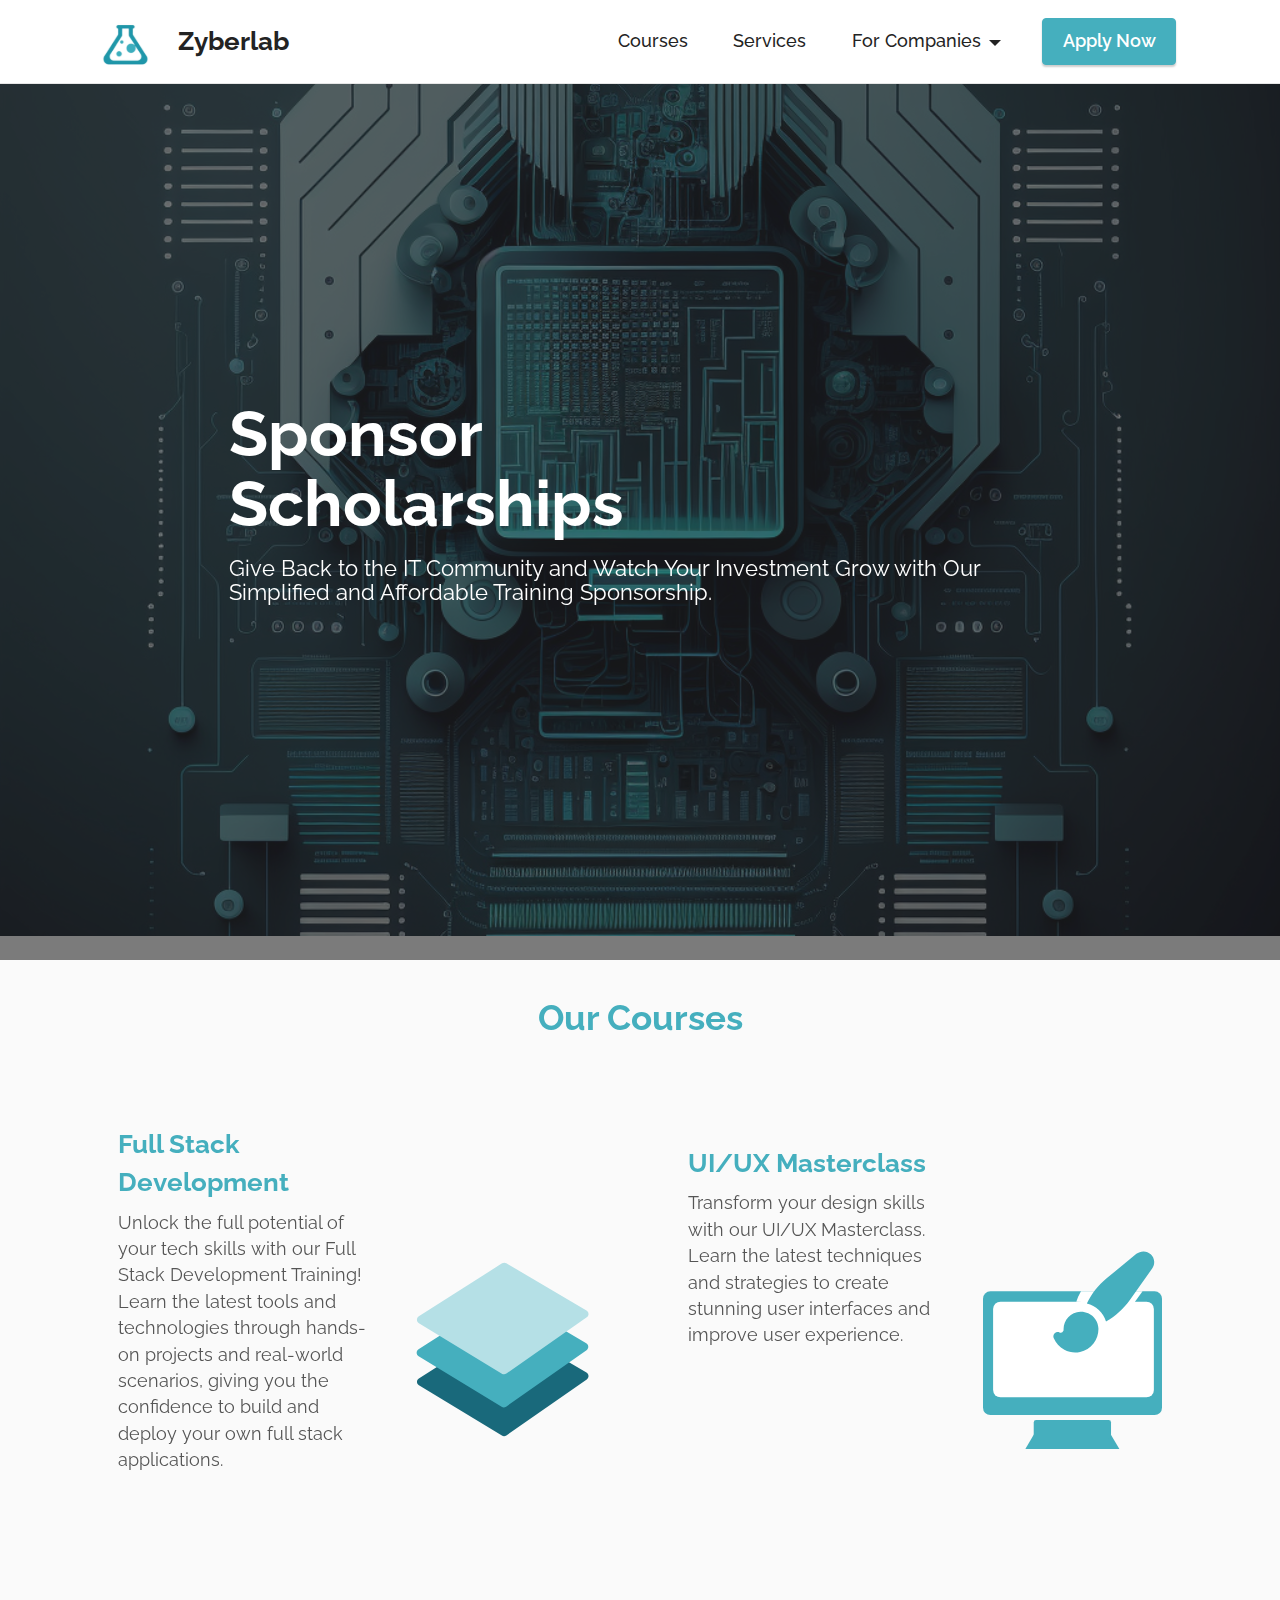
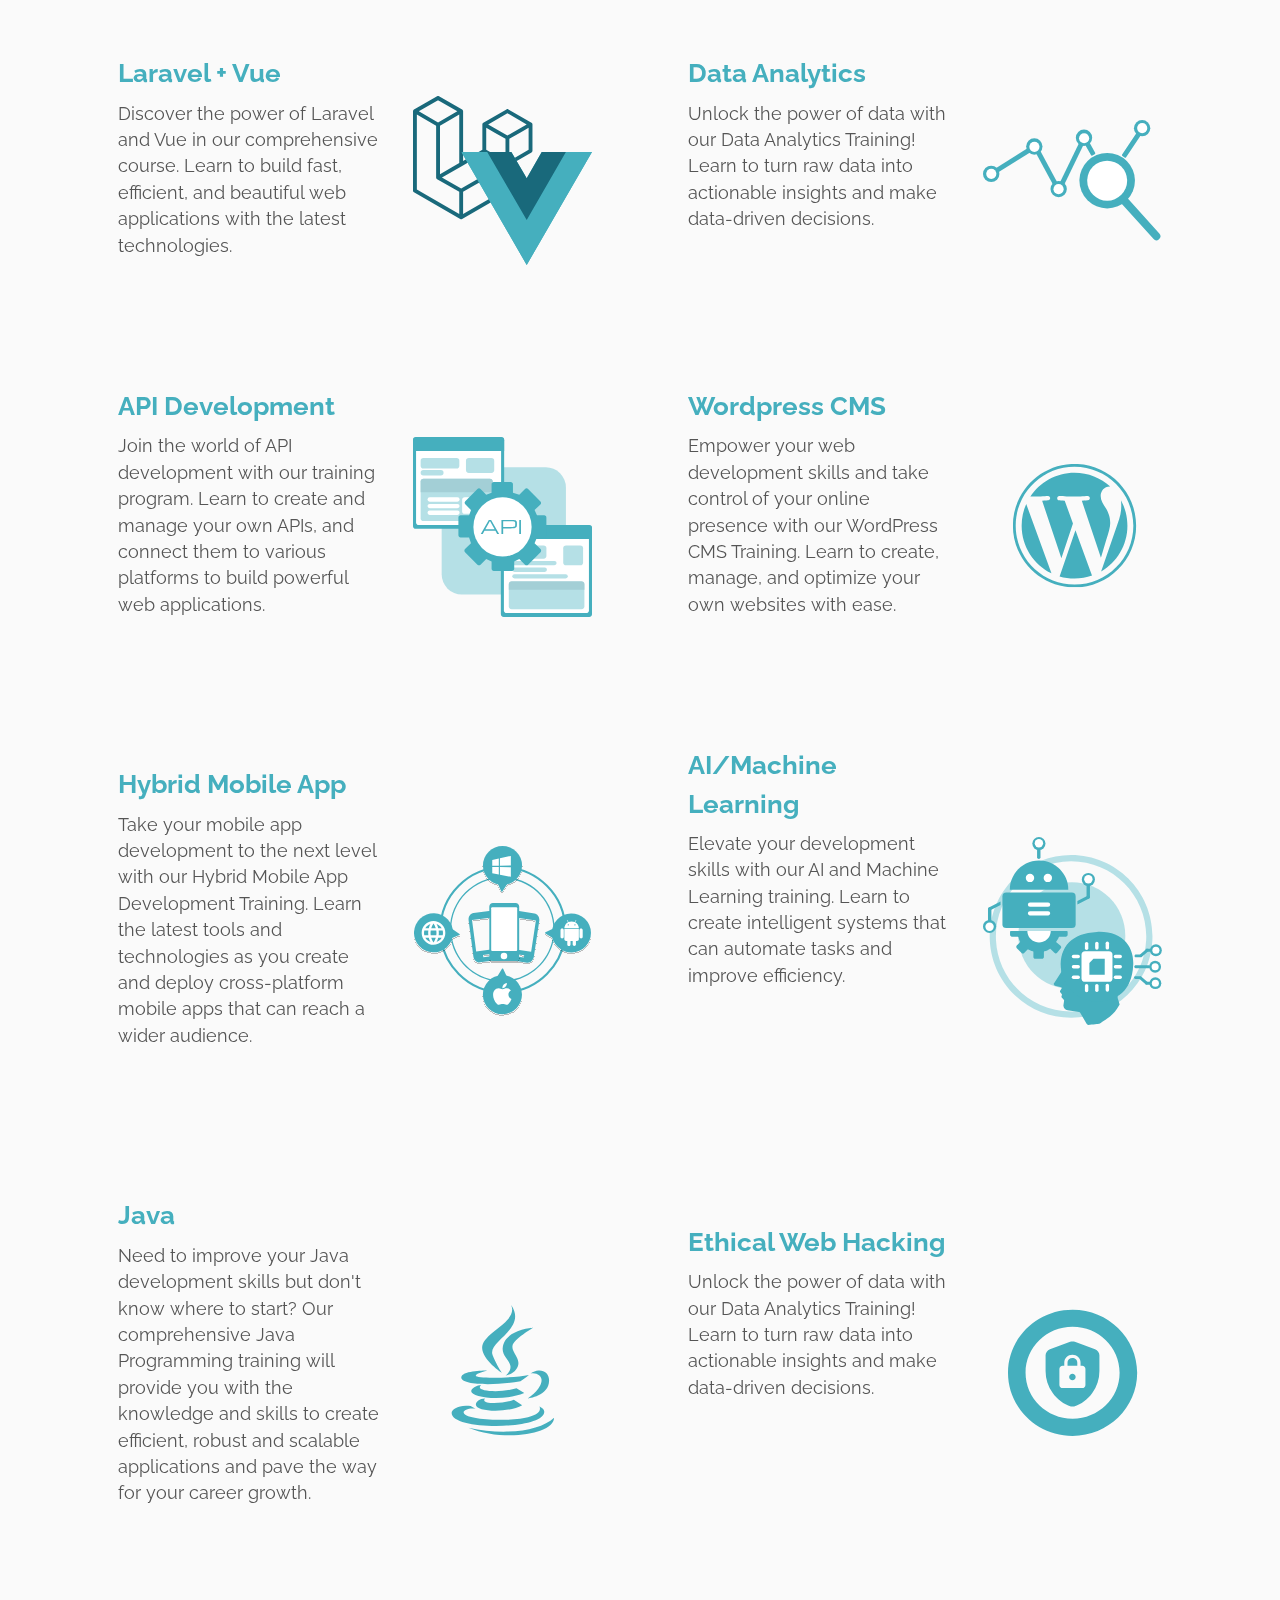
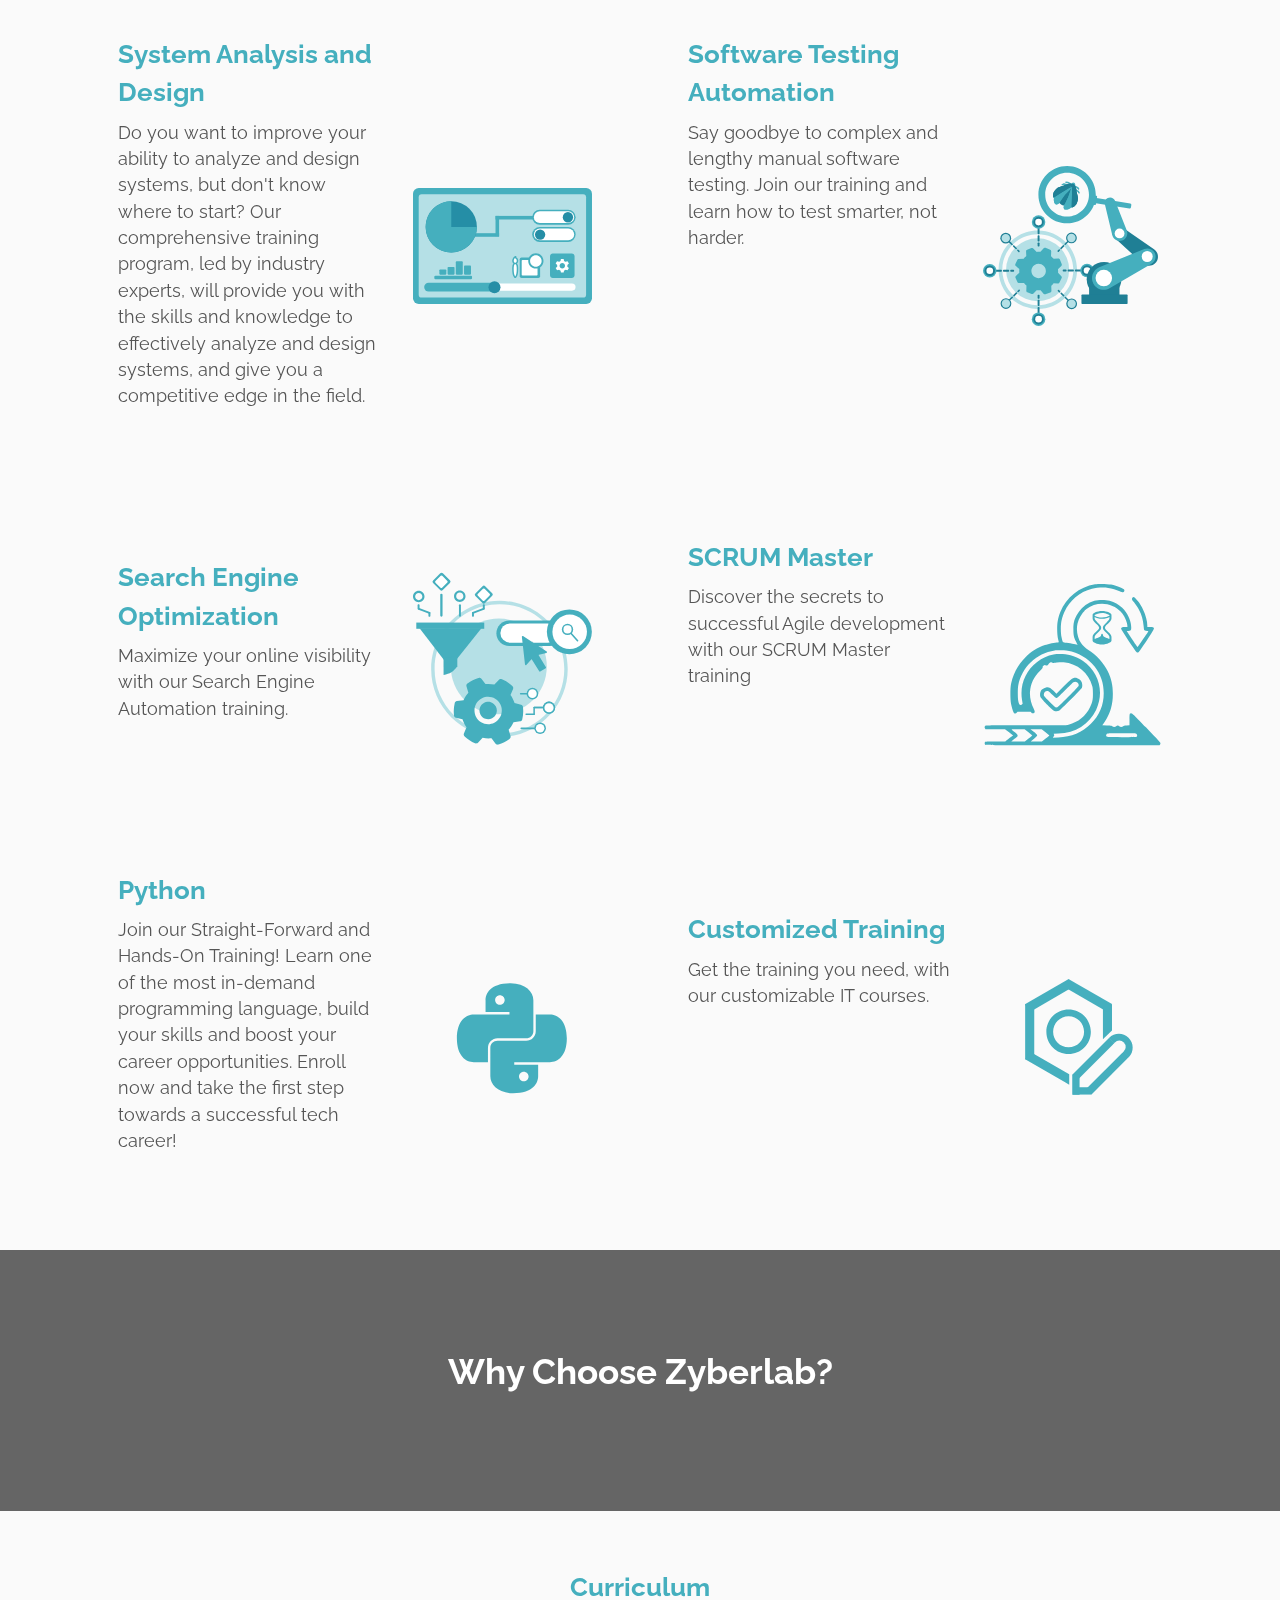
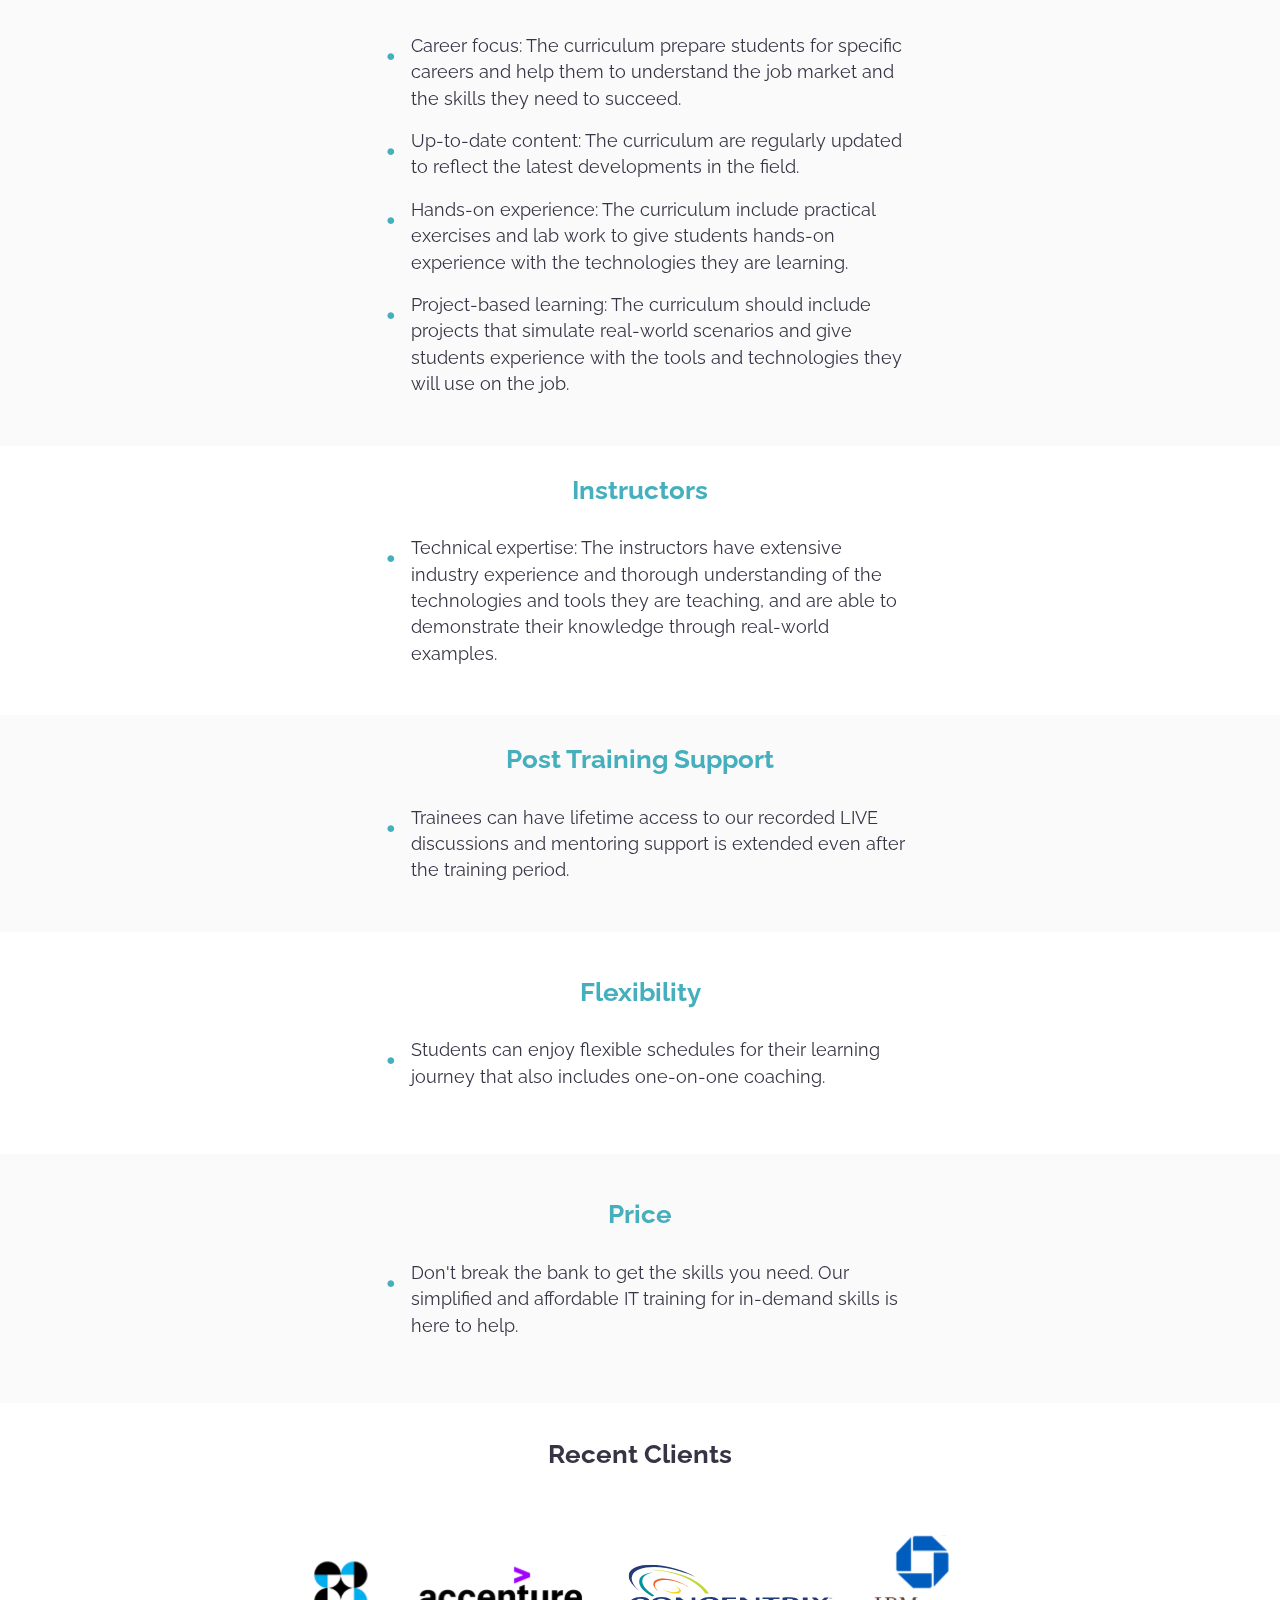
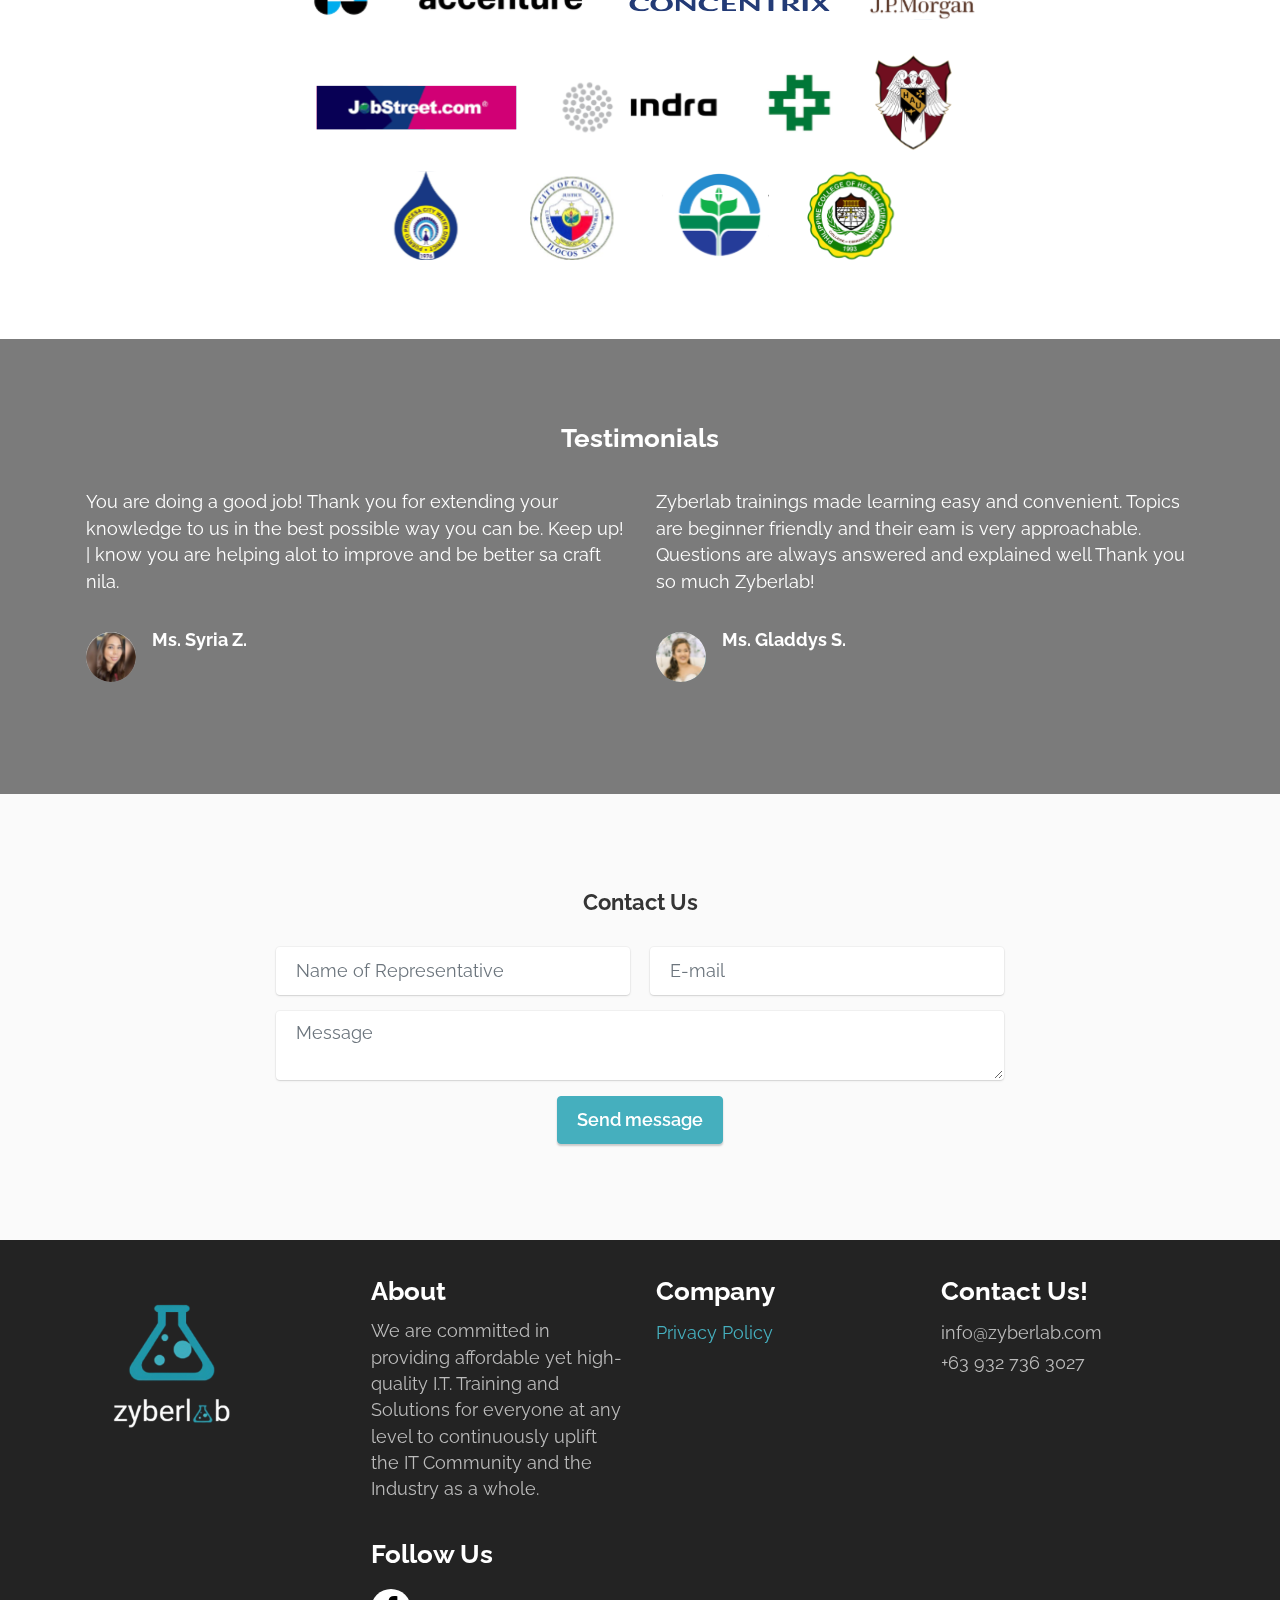
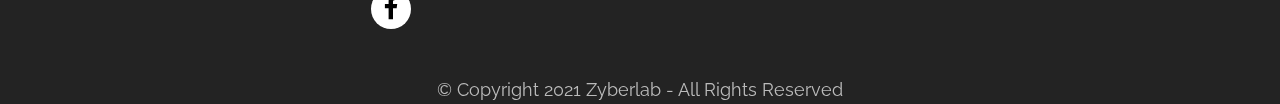
<file: sponsorships.html>
<!DOCTYPE html>
<html  >
<head>
  <!-- Site made with Mobirise Website Builder v5.9.13, https://mobirise.com -->
  <meta charset="UTF-8">
  <meta http-equiv="X-UA-Compatible" content="IE=edge">
  <meta name="generator" content="Mobirise v5.9.13, mobirise.com">
  <meta name="twitter:card" content="summary_large_image"/>
  <meta name="twitter:image:src" content="assets/images/sponsorships-meta.svg">
  <meta property="og:image" content="assets/images/sponsorships-meta.svg">
  <meta name="twitter:title" content="Zyberlab | Sponsorships">
  <meta name="viewport" content="width=device-width, initial-scale=1, minimum-scale=1">
  <link rel="shortcut icon" href="assets/images/icon.svg" type="image/x-icon">
  <meta name="description" content="Affordable expertise for in-demand IT skills! Don't break the bank to get the skills you need. Our simplified and affordable IT training and Services for in-demand skills is here to help.">
  
  
  <title>Zyberlab | Sponsorships</title>
  <link rel="stylesheet" href="assets/web/assets/mobirise-icons2/mobirise2.css">
  <link rel="stylesheet" href="assets/bootstrap/css/bootstrap.min.css">
  <link rel="stylesheet" href="assets/bootstrap/css/bootstrap-grid.min.css">
  <link rel="stylesheet" href="assets/bootstrap/css/bootstrap-reboot.min.css">
  <link rel="stylesheet" href="assets/parallax/jarallax.css">
  <link rel="stylesheet" href="assets/dropdown/css/style.css">
  <link rel="stylesheet" href="assets/socicon/css/styles.css">
  <link rel="stylesheet" href="assets/theme/css/style.css">
  <link rel="preload" href="https://fonts.googleapis.com/css?family=Raleway:100,200,300,400,500,600,700,800,900,100i,200i,300i,400i,500i,600i,700i,800i,900i&display=swap" as="style" onload="this.onload=null;this.rel='stylesheet'">
  <noscript><link rel="stylesheet" href="https://fonts.googleapis.com/css?family=Raleway:100,200,300,400,500,600,700,800,900,100i,200i,300i,400i,500i,600i,700i,800i,900i&display=swap"></noscript>
  <link rel="preload" as="style" href="assets/mobirise/css/mbr-additional.css?v=IkcR2x"><link rel="stylesheet" href="assets/mobirise/css/mbr-additional.css?v=IkcR2x" type="text/css">

  
  
  
</head>
<body>

<!-- Analytics -->


<style type="text/css">
.modal-body {
background-color: white;
color: darkcyan;
}
#menu1-h > nav {
box-shadow: 0px 1px 8px -2px rgba(0,0,0,0.35);}
</style>

<!-- Remove Mobirise Footer -->
<script>
    window.addEventListener('load', function () {
    const sections = document.querySelectorAll('section')
    sections[sections.length-1].remove()
})
</script>
<!-- Messenger Chat Plugin Code -->
    <div id="fb-root"></div>
      <script>
        window.fbAsyncInit = function() {
          FB.init({
            xfbml            : true,
            version          : 'v10.0'
          });
        };

        (function(d, s, id) {
          var js, fjs = d.getElementsByTagName(s)[0];
          if (d.getElementById(id)) return;
          js = d.createElement(s); js.id = id;
          js.src = 'https://connect.facebook.net/en_US/sdk/xfbml.customerchat.js';
          fjs.parentNode.insertBefore(js, fjs);
        }(document, 'script', 'facebook-jssdk'));
      </script>

      <!-- Your Chat Plugin code -->
      <div class="fb-customerchat"
        attribution="biz_inbox"
        page_id="1620014168239043">
      </div>
<!-- /Analytics -->


  
  <section data-bs-version="5.1" class="menu cid-tvaiUfORh6" once="menu" id="menu1-5g">
    
    <nav class="navbar navbar-dropdown navbar-fixed-top navbar-expand-lg">
        <div class="container">
            <div class="navbar-brand">
                <span class="navbar-logo">
                    <a href="index.html">
                        <img src="assets/images/icon.svg" alt="Mobirise Website Builder" style="height: 3.8rem;">
                    </a>
                </span>
                <span class="navbar-caption-wrap"><a class="navbar-caption text-black text-primary display-7" href="index.html">Zyberlab</a></span>
            </div>
            <button class="navbar-toggler" type="button" data-toggle="collapse" data-bs-toggle="collapse" data-target="#navbarSupportedContent" data-bs-target="#navbarSupportedContent" aria-controls="navbarNavAltMarkup" aria-expanded="false" aria-label="Toggle navigation">
                <div class="hamburger">
                    <span></span>
                    <span></span>
                    <span></span>
                    <span></span>
                </div>
            </button>
            <div class="collapse navbar-collapse" id="navbarSupportedContent">
                <ul class="navbar-nav nav-dropdown" data-app-modern-menu="true"><li class="nav-item"><a class="nav-link link text-black text-primary display-4" href="courses.html" aria-expanded="false">Courses</a></li><li class="nav-item"><a class="nav-link link text-black text-primary display-4" href="index.html#content4-2y">Services</a></li><li class="nav-item dropdown"><a class="nav-link link text-black dropdown-toggle display-4" href="https://mobirise.com" data-toggle="dropdown-submenu" data-bs-toggle="dropdown" data-bs-auto-close="outside" aria-expanded="false">For Companies</a><div class="dropdown-menu" aria-labelledby="dropdown-748"><a class="text-black dropdown-item text-primary display-4" href="hire-dev.html">Hire Developers and Designers&nbsp;</a><a class="text-black show dropdown-item text-primary display-4" href="corporate-training.html">Corporate Training&nbsp;<br></a><a class="text-black show dropdown-item text-primary display-4" href="sponsorships.html">Sponsorship</a></div></li></ul>
                
                <div class="navbar-buttons mbr-section-btn"><a class="btn btn-primary display-4" href="enroll.html">Apply Now</a></div>
            </div>
        </div>
    </nav>

</section>

<section data-bs-version="5.1" class="header2 cid-tvaiTX3fPy mbr-fullscreen mbr-parallax-background" id="header2-4w">

    

    
    <div class="mbr-overlay" style="opacity: 0.6; background-color: rgb(35, 35, 35);"></div>

    <div class="container">
        <div class="row justify-content-center">
            <div class="col-12 col-lg-9">
                <h1 class="mbr-section-title mbr-fonts-style mb-3 display-1"><strong>Sponsor </strong><br><strong>Scholarships</strong></h1>
                
                <p class="mbr-text mbr-fonts-style display-2">Give Back to the IT Community and Watch Your Investment Grow with Our Simplified and Affordable Training Sponsorship.<br></p>
                
            </div>
        </div>
    </div>
</section>

<section data-bs-version="5.1" class="content4 cid-tvaiTZTVNL" id="content4-4x">
    

    
    
    <div class="container">
        <div class="row justify-content-center">
            <div class="title col-md-12 col-lg-10">
                <h3 class="mbr-section-title mbr-fonts-style align-center mb-4 display-5">
                    <strong>Our Courses</strong><strong><br></strong></h3>
                
                
            </div>
        </div>
    </div>
</section>

<section data-bs-version="5.1" class="features4 cid-tvC3CoE7qK" id="features5-5t">

    

    
    
    <div class="container">
        <div class="row">
            <div class="col-12 col-lg-6">
                <div class="card-wrapper">
                    <div class="row">
                        <div class="col-12 col-md-7">
                            <div class="text-wrapper">
                                
                                <h5 class="card-title mbr-fonts-style display-7"><strong>Full Stack Development</strong></h5>
                                <p class="mbr-text mbr-fonts-style mb-5 display-4">Unlock the full potential of your tech skills with our Full Stack Development Training! Learn the latest tools and technologies through hands-on projects and real-world scenarios, giving you the confidence to build and deploy your own full stack applications.&nbsp;<br><br><br></p>
                                
                            </div>
                        </div>
                        <div class="col-12 col-md-5">
                            <div class="img-wrapper">
                                <img src="assets/images/full-stack-4.svg" alt="Mobirise Website Builder">
                            </div>
                        </div>
                    </div>
                </div>
            </div>
            <div class="col-12 col-lg-6">
                <div class="card-wrapper">
                    <div class="row">
                        <div class="col-12 col-md-7">
                            <div class="text-wrapper">
                                
                                <h5 class="card-title mbr-fonts-style display-7"><strong>UI/UX Masterclass</strong></h5>
                                <p class="mbr-text mbr-fonts-style mb-5 display-4">Transform your design skills with our UI/UX Masterclass. Learn the latest techniques and strategies to create stunning user interfaces and improve user experience.&nbsp; &nbsp; &nbsp; &nbsp; &nbsp; &nbsp; &nbsp; &nbsp; &nbsp; &nbsp; &nbsp;<br><br><br><br><br><br></p>
                                
                            </div>
                        </div>
                        <div class="col-12 col-md-5">
                            <div class="img-wrapper">
                                <img src="assets/images/ui-3.svg" alt="Mobirise Website Builder">
                            </div>
                        </div>
                    </div>
                </div>
            </div>
        </div>
    </div>
</section>

<section data-bs-version="5.1" class="features4 cid-tvaiU1v2iO" id="features5-4z">

    

    
    
    <div class="container">
        <div class="row">
            <div class="col-12 col-lg-6">
                <div class="card-wrapper">
                    <div class="row">
                        <div class="col-12 col-md-7">
                            <div class="text-wrapper">
                                
                                <h5 class="card-title mbr-fonts-style display-7"><strong>Laravel + Vue</strong></h5>
                                <p class="mbr-text mbr-fonts-style mb-5 display-4">Discover the power of Laravel and Vue in our comprehensive course. Learn to build fast, efficient, and beautiful web applications with the latest technologies.</p>
                                
                            </div>
                        </div>
                        <div class="col-12 col-md-5">
                            <div class="img-wrapper">
                                <img src="assets/images/vue-2.svg" alt="Mobirise Website Builder">
                            </div>
                        </div>
                    </div>
                </div>
            </div>
            <div class="col-12 col-lg-6">
                <div class="card-wrapper">
                    <div class="row">
                        <div class="col-12 col-md-7">
                            <div class="text-wrapper">
                                
                                <h5 class="card-title mbr-fonts-style display-7"><strong>Data Ana</strong><strong>lytics</strong></h5>
                                <p class="mbr-text mbr-fonts-style mb-5 display-4">Unlock the power of data with our Data Analytics Training! Learn to turn raw data into actionable insights and make data-driven decisions.<br><br></p>
                                
                            </div>
                        </div>
                        <div class="col-12 col-md-5">
                            <div class="img-wrapper">
                                <img src="assets/images/data-2.svg" alt="Mobirise Website Builder">
                            </div>
                        </div>
                    </div>
                </div>
            </div>
        </div>
    </div>
</section>

<section data-bs-version="5.1" class="features4 cid-tvaiU2f6Xr" id="features5-50">

    

    
    
    <div class="container">
        <div class="row">
            <div class="col-12 col-lg-6">
                <div class="card-wrapper">
                    <div class="row">
                        <div class="col-12 col-md-7">
                            <div class="text-wrapper">
                                
                                <h5 class="card-title mbr-fonts-style display-7"><strong>API Development</strong></h5>
                                <p class="mbr-text mbr-fonts-style mb-5 display-4">Join the world of API development with our training program. Learn to create and manage your own APIs, and connect them to various platforms to build powerful web applications.<br></p>
                                
                            </div>
                        </div>
                        <div class="col-12 col-md-5">
                            <div class="img-wrapper">
                                <img src="assets/images/softwaretest.svg" alt="Mobirise Website Builder">
                            </div>
                        </div>
                    </div>
                </div>
            </div>
            <div class="col-12 col-lg-6">
                <div class="card-wrapper">
                    <div class="row">
                        <div class="col-12 col-md-7">
                            <div class="text-wrapper">
                                
                                <h5 class="card-title mbr-fonts-style display-7"><strong>Wordpress CMS</strong></h5>
                                <p class="mbr-text mbr-fonts-style mb-5 display-4">Empower your web development skills and take control of your online presence with our WordPress CMS Training. Learn to create, manage, and optimize your own websites with ease.<br></p>
                                
                            </div>
                        </div>
                        <div class="col-12 col-md-5">
                            <div class="img-wrapper">
                                <img src="assets/images/wordpress-2.svg" alt="Mobirise Website Builder">
                            </div>
                        </div>
                    </div>
                </div>
            </div>
        </div>
    </div>
</section>

<section data-bs-version="5.1" class="features4 cid-tvaiU2YBDd" id="features5-51">

    

    
    
    <div class="container">
        <div class="row">
            <div class="col-12 col-lg-6">
                <div class="card-wrapper">
                    <div class="row">
                        <div class="col-12 col-md-7">
                            <div class="text-wrapper">
                                
                                <h5 class="card-title mbr-fonts-style display-7"><strong>Hybrid Mobile App</strong></h5>
                                <p class="mbr-text mbr-fonts-style mb-5 display-4">Take your mobile app development to the next level with our Hybrid Mobile App Development Training. Learn the latest tools and technologies as you create and deploy cross-platform mobile apps that can reach a wider audience.</p>
                                
                            </div>
                        </div>
                        <div class="col-12 col-md-5">
                            <div class="img-wrapper">
                                <img src="assets/images/mobile.svg" alt="Mobirise Website Builder">
                            </div>
                        </div>
                    </div>
                </div>
            </div>
            <div class="col-12 col-lg-6">
                <div class="card-wrapper">
                    <div class="row">
                        <div class="col-12 col-md-7">
                            <div class="text-wrapper">
                                
                                <h5 class="card-title mbr-fonts-style display-7"><strong>AI/Machine Learning</strong></h5>
                                <p class="mbr-text mbr-fonts-style mb-5 display-4">Elevate your development skills with our AI and Machine Learning training. Learn to create intelligent systems that can automate tasks and improve efficiency.<br><br><br><br></p>
                                
                            </div>
                        </div>
                        <div class="col-12 col-md-5">
                            <div class="img-wrapper">
                                <img src="assets/images/ai.svg" alt="Mobirise Website Builder">
                            </div>
                        </div>
                    </div>
                </div>
            </div>
        </div>
    </div>
</section>

<section data-bs-version="5.1" class="features4 cid-tvaiU3RHTl" id="features5-52">

    

    
    
    <div class="container">
        <div class="row">
            <div class="col-12 col-lg-6">
                <div class="card-wrapper">
                    <div class="row">
                        <div class="col-12 col-md-7">
                            <div class="text-wrapper">
                                
                                <h5 class="card-title mbr-fonts-style display-7"><strong>Java</strong></h5>
                                <p class="mbr-text mbr-fonts-style mb-5 display-4">Need to improve your Java development skills but don't know where to start? Our comprehensive Java Programming training will provide you with the knowledge and skills to create efficient, robust and scalable applications and pave the way for your career growth.<br></p>
                                
                            </div>
                        </div>
                        <div class="col-12 col-md-5">
                            <div class="img-wrapper">
                                <img src="assets/images/java-10.svg" alt="Mobirise Website Builder">
                            </div>
                        </div>
                    </div>
                </div>
            </div>
            <div class="col-12 col-lg-6">
                <div class="card-wrapper">
                    <div class="row">
                        <div class="col-12 col-md-7">
                            <div class="text-wrapper">
                                
                                <h5 class="card-title mbr-fonts-style display-7"><strong>Ethical Web Hacking</strong></h5>
                                <p class="mbr-text mbr-fonts-style mb-5 display-4">Unlock the power of data with our Data Analytics Training! Learn to turn raw data into actionable insights and make data-driven decisions.<br><br><br><br></p>
                                
                            </div>
                        </div>
                        <div class="col-12 col-md-5">
                            <div class="img-wrapper">
                                <img src="assets/images/hacking-3.svg" alt="Mobirise Website Builder">
                            </div>
                        </div>
                    </div>
                </div>
            </div>
        </div>
    </div>
</section>

<section data-bs-version="5.1" class="features4 cid-tvaiU4PMSl" id="features5-53">

    

    
    
    <div class="container">
        <div class="row">
            <div class="col-12 col-lg-6">
                <div class="card-wrapper">
                    <div class="row">
                        <div class="col-12 col-md-7">
                            <div class="text-wrapper">
                                
                                <h5 class="card-title mbr-fonts-style display-7"><strong>System Analysis and Design</strong></h5>
                                <p class="mbr-text mbr-fonts-style mb-5 display-4">Do you want to improve your ability to analyze and design systems, but don't know where to start? Our comprehensive training program, led by industry experts, will provide you with the skills and knowledge to effectively analyze and design systems, and give you a competitive edge in the field.</p>
                                
                            </div>
                        </div>
                        <div class="col-12 col-md-5">
                            <div class="img-wrapper">
                                <img src="assets/images/analysisdesign-1.svg" alt="Mobirise Website Builder">
                            </div>
                        </div>
                    </div>
                </div>
            </div>
            <div class="col-12 col-lg-6">
                <div class="card-wrapper">
                    <div class="row">
                        <div class="col-12 col-md-7">
                            <div class="text-wrapper">
                                
                                <h5 class="card-title mbr-fonts-style display-7"><strong>Software Testing Automation</strong></h5>
                                <p class="mbr-text mbr-fonts-style mb-5 display-4">Say goodbye to complex and lengthy manual software testing. Join our training and learn how to test smarter, not harder.<br><br><br><br><br><br><br></p>
                                
                            </div>
                        </div>
                        <div class="col-12 col-md-5">
                            <div class="img-wrapper">
                                <img src="assets/images/testautomation.svg" alt="Mobirise Website Builder">
                            </div>
                        </div>
                    </div>
                </div>
            </div>
        </div>
    </div>
</section>

<section data-bs-version="5.1" class="features4 cid-tvaiU5Eg8B" id="features5-54">

    

    
    
    <div class="container">
        <div class="row">
            <div class="col-12 col-lg-6">
                <div class="card-wrapper">
                    <div class="row">
                        <div class="col-12 col-md-7">
                            <div class="text-wrapper">
                                
                                <h5 class="card-title mbr-fonts-style display-7"><strong>Search Engine Optimization</strong></h5>
                                <p class="mbr-text mbr-fonts-style mb-5 display-4">Maximize your online visibility with our Search Engine Automation training.</p>
                                
                            </div>
                        </div>
                        <div class="col-12 col-md-5">
                            <div class="img-wrapper">
                                <img src="assets/images/sea.svg" alt="Mobirise Website Builder">
                            </div>
                        </div>
                    </div>
                </div>
            </div>
            <div class="col-12 col-lg-6">
                <div class="card-wrapper">
                    <div class="row">
                        <div class="col-12 col-md-7">
                            <div class="text-wrapper">
                                
                                <h5 class="card-title mbr-fonts-style display-7"><strong>SCRUM Master</strong></h5>
                                <p class="mbr-text mbr-fonts-style mb-5 display-4">Discover the secrets to successful Agile development with our SCRUM Master training<br><br><br></p>
                                
                            </div>
                        </div>
                        <div class="col-12 col-md-5">
                            <div class="img-wrapper">
                                <img src="assets/images/scrum.svg" alt="Mobirise Website Builder">
                            </div>
                        </div>
                    </div>
                </div>
            </div>
        </div>
    </div>
</section>

<section data-bs-version="5.1" class="features4 cid-tvaiU6rLn3" id="features5-55">

    

    
    
    <div class="container">
        <div class="row">
            <div class="col-12 col-lg-6">
                <div class="card-wrapper">
                    <div class="row">
                        <div class="col-12 col-md-7">
                            <div class="text-wrapper">
                                
                                <h5 class="card-title mbr-fonts-style display-7"><strong>Python</strong></h5>
                                <p class="mbr-text mbr-fonts-style mb-5 display-4">Join our Straight-Forward and Hands-On Training! Learn one of the most in-demand programming language, build your skills and boost your career opportunities. Enroll now and take the first step towards a successful tech career!</p>
                                
                            </div>
                        </div>
                        <div class="col-12 col-md-5">
                            <div class="img-wrapper">
                                <img src="assets/images/python-5.svg" alt="Mobirise Website Builder">
                            </div>
                        </div>
                    </div>
                </div>
            </div>
            <div class="col-12 col-lg-6">
                <div class="card-wrapper">
                    <div class="row">
                        <div class="col-12 col-md-7">
                            <div class="text-wrapper">
                                
                                <h5 class="card-title mbr-fonts-style display-7"><strong>Customized Training</strong></h5>
                                <p class="mbr-text mbr-fonts-style mb-5 display-4">Get the training you need, with our customizable IT courses.<br><br><br><br><br></p>
                                
                            </div>
                        </div>
                        <div class="col-12 col-md-5">
                            <div class="img-wrapper">
                                <img src="assets/images/custom-2.svg" alt="Mobirise Website Builder">
                            </div>
                        </div>
                    </div>
                </div>
            </div>
        </div>
    </div>
</section>

<section data-bs-version="5.1" class="content4 cid-tvgJ6Svv1u mbr-parallax-background" id="content4-5o">
    

    
    <div class="mbr-overlay" style="opacity: 0.7; background-color: rgb(35, 35, 35);">
    </div>
    <div class="container">
        <div class="row justify-content-center">
            <div class="title col-md-12 col-lg-10">
                <h3 class="mbr-section-title mbr-fonts-style align-center mb-4 display-5">
                    <strong>Why Choose Zyberlab?</strong></h3>
                
                
            </div>
        </div>
    </div>
</section>

<section data-bs-version="5.1" class="content13 cid-tvEoIzjlRE" id="content13-6f">
    

    
    
    <div class="container">
        <div class="row justify-content-center">
            <div class="col-md-12 col-lg-12">
                <h3 class="mbr-section-title mbr-fonts-style mb-4 display-7"><p><strong>Curriculum</strong></p></h3>
            </div>
        </div>
        <div class="row justify-content-center">
            <div class="col-md-12 col-lg-12">
                <div class="row justify-content-center">
                    <div class="col-12 col-lg-6">
                        <ul class="list mbr-fonts-style display-4">
                            <li>Career focus: The curriculum prepare students for specific careers and help them to understand the job market and the skills they need to succeed.
</li><li>Up-to-date content: The curriculum are regularly updated to reflect the latest developments in the field.
</li><li>Hands-on experience: The curriculum include practical exercises and lab work to give students hands-on experience with the technologies they are learning.
</li><li>Project-based learning: The curriculum should include projects that simulate real-world scenarios and give students experience with the tools and technologies they will use on the job.</li>
                        </ul>
                    </div>
                    
                </div>
            </div>
        </div>
    </div>
</section>

<section data-bs-version="5.1" class="content13 cid-tvEoJkbaNU" id="content13-6g">
    

    
    
    <div class="container">
        <div class="row justify-content-center">
            <div class="col-md-12 col-lg-12">
                <h3 class="mbr-section-title mbr-fonts-style mb-4 display-7"><p><strong>Instructors</strong></p></h3>
            </div>
        </div>
        <div class="row justify-content-center">
            <div class="col-md-12 col-lg-12">
                <div class="row justify-content-center">
                    <div class="col-12 col-lg-6">
                        <ul class="list mbr-fonts-style display-4">
                            <li>Technical expertise: The instructors have extensive industry experience and thorough understanding of the technologies and tools they are teaching, and are able to demonstrate their knowledge through real-world examples.</li>
                        </ul>
                    </div>
                    
                </div>
            </div>
        </div>
    </div>
</section>

<section data-bs-version="5.1" class="content13 cid-tvEoJYL1AN" id="content13-6h">
    

    
    
    <div class="container">
        <div class="row justify-content-center">
            <div class="col-md-12 col-lg-12">
                <h3 class="mbr-section-title mbr-fonts-style mb-4 display-7"><p><strong>Post Training Support</strong></p></h3>
            </div>
        </div>
        <div class="row justify-content-center">
            <div class="col-md-12 col-lg-12">
                <div class="row justify-content-center">
                    <div class="col-12 col-lg-6">
                        <ul class="list mbr-fonts-style display-4">
                            <li>Trainees can have lifetime access to our recorded LIVE discussions and mentoring support is extended even after the training period.</li>
                        </ul>
                    </div>
                    
                </div>
            </div>
        </div>
    </div>
</section>

<section data-bs-version="5.1" class="content13 cid-tvEoLV3WFo" id="content13-6i">
    

    
    
    <div class="container">
        <div class="row justify-content-center">
            <div class="col-md-12 col-lg-12">
                <h3 class="mbr-section-title mbr-fonts-style mb-4 display-7"><p><strong>Flexibility</strong></p></h3>
            </div>
        </div>
        <div class="row justify-content-center">
            <div class="col-md-12 col-lg-12">
                <div class="row justify-content-center">
                    <div class="col-12 col-lg-6">
                        <ul class="list mbr-fonts-style display-4">
                            <li>Students can enjoy flexible schedules for their learning journey that also includes one-on-one coaching.</li>
                        </ul>
                    </div>
                    
                </div>
            </div>
        </div>
    </div>
</section>

<section data-bs-version="5.1" class="content13 cid-tvEoMJy7IH" id="content13-6j">
    

    
    
    <div class="container">
        <div class="row justify-content-center">
            <div class="col-md-12 col-lg-12">
                <h3 class="mbr-section-title mbr-fonts-style mb-4 display-7"><p><strong>Price</strong></p></h3>
            </div>
        </div>
        <div class="row justify-content-center">
            <div class="col-md-12 col-lg-12">
                <div class="row justify-content-center">
                    <div class="col-12 col-lg-6">
                        <ul class="list mbr-fonts-style display-4">
                            <li>Don't break the bank to get the skills you need. Our simplified and affordable IT training for in-demand skills is here to help.</li>
                        </ul>
                    </div>
                    
                </div>
            </div>
        </div>
    </div>
</section>

<section data-bs-version="5.1" class="content4 cid-tvJmPgvD1r" id="content4-6o">
    

    
    
    <div class="container">
        <div class="row justify-content-center">
            <div class="title col-md-12 col-lg-12">
                <h3 class="mbr-section-title mbr-fonts-style align-center mb-4 display-7">
                    <strong>Recent Clients</strong></h3>
                
                
            </div>
        </div>
    </div>
</section>

<section data-bs-version="5.1" class="image3 cid-tvaiUbypHw" id="image3-5b">
    

    
    

    <div class="container-fluid">
        <div class="row justify-content-center">
            <div class="col-12 col-lg-8">
                <div class="image-wrapper">
                    <img src="assets/images/clients1.svg" alt="Mobirise Website Builder">
                    
                </div>
            </div>
        </div>
    </div>
</section>

<section data-bs-version="5.1" class="testimonials2 cid-tvaiUcrmIl mbr-parallax-background" id="testimonials2-5c">
    
    
    
    <div class="mbr-overlay" style="opacity: 0.6; background-color: rgb(35, 35, 35);">
    </div>
    <div class="container">
        <h3 class="mbr-section-title mbr-fonts-style align-center mb-4 display-7">
            <strong>Testimonials</strong>
        </h3>
        <div class="row justify-content-center">
            <div class="card col-12 col-md-6">
                <p class="mbr-text mbr-fonts-style mb-4 display-4">You are doing a good job! Thank you for extending your knowledge to us in the best possible way you can be. Keep up! | know you are helping alot to improve and be better sa craft nila.<br></p>
                <div class="d-flex mb-md-0 mb-4">
                    <div class="image-wrapper">
                        <img src="assets/images/dp3.png" alt="Mobirise Website Builder">
                    </div>
                    <div class="text-wrapper">
                        <p class="name mbr-fonts-style mb-1 display-4"><strong>Ms. Syria Z.</strong></p>
                        
                    </div>
                </div>
            </div>
            <div class="card col-12 col-md-6">
                <p class="mbr-text mbr-fonts-style mb-4 display-4">Zyberlab trainings made learning easy and convenient. Topics are beginner friendly and their eam is very approachable. Questions are always answered and explained well Thank you so much Zyberlab!&nbsp;<br></p>
                <div class="d-flex mb-md-0 mb-4">
                    <div class="image-wrapper">
                        <img src="assets/images/dp4.png" alt="Mobirise Website Builder">
                    </div>
                    <div class="text-wrapper">
                        <p class="name mbr-fonts-style mb-1 display-4">
                            <strong>Ms. Gladdys S.</strong></p>
                        
                    </div>
                </div>
            </div>
        </div>
    </div>
</section>

<section data-bs-version="5.1" class="form5 cid-tvaiUdsv6q" id="form5-5d">
    
    
    <div class="container">
        <div class="mbr-section-head">
            <h3 class="mbr-section-title mbr-fonts-style align-center mb-0 display-2">
                <strong>Contact Us</strong></h3>
            
        </div>
        <div class="row justify-content-center mt-4">
            <div class="col-lg-8 mx-auto mbr-form" data-form-type="formoid">
                <form action="https://mobirise.eu/" method="POST" class="mbr-form form-with-styler" data-form-title="Form Name"><input type="hidden" name="email" data-form-email="true" value="YLpdx1GC3kTqR4Dt40krJd9E/CuZMN5gvLkzWpII2t8JSjQjiUsF0WcVV8/ooaJAjrLcyxk/TChhhj7emHWSCbej9SW9ztqSrJJXOrUYvjsftEO1AleTGibRvfZEzkrp">
                    <div class="row">
                        <div hidden="hidden" data-form-alert="" class="alert alert-success col-12">Thank you for your message!
Our representative will get back to you soon.</div>
                        <div hidden="hidden" data-form-alert-danger="" class="alert alert-danger col-12">
                            Oops...! some problem!
                        </div>
                    </div>
                    <div class="dragArea row">
                        <div class="col-md col-sm-12 form-group mb-3" data-for="name">
                            <input type="text" name="name" placeholder="Name of Representative" data-form-field="name" class="form-control" value="" id="name-form5-5d">
                        </div>
                        <div class="col-md col-sm-12 form-group mb-3" data-for="email">
                            <input type="email" name="email" placeholder="E-mail" data-form-field="email" class="form-control" value="" id="email-form5-5d">
                        </div>
                        
                        <div class="col-12 form-group mb-3" data-for="textarea">
                            <textarea name="textarea" placeholder="Message" data-form-field="textarea" class="form-control" id="textarea-form5-5d"></textarea>
                        </div>
                        <div class="col-lg-12 col-md-12 col-sm-12 align-center mbr-section-btn">
                            <button type="submit" class="btn btn-primary display-4">Send message</button>
                        </div>
                    </div>
                </form>
            </div>
        </div>
    </div>
</section>

<section data-bs-version="5.1" class="footer4 cid-tvgQXy4Cvg" once="footers" id="footer4-5r">

    

    
    
    <div class="container">
        <div class="row mbr-white">
            <div class="col-6 col-lg-3">
                <div class="media-wrap col-md-8 col-12">
                    <a href="index.html">
                        <img src="assets/images/icon-w-name-2.svg" alt="Mobirise Website Builder">
                    </a>
                </div>
            </div>
            <div class="col-12 col-md-6 col-lg-3">
                <h5 class="mbr-section-subtitle mbr-fonts-style mb-2 display-7">
                    <strong>About</strong>
                </h5>
                <p class="mbr-text mbr-fonts-style mb-4 display-4">
                    We are committed in providing affordable yet high-quality I.T. Training and Solutions for everyone at any level to continuously uplift the IT Community and the Industry as a whole.</p>
                <h5 class="mbr-section-subtitle mbr-fonts-style mb-3 display-7">
                    <strong>Follow Us</strong>
                </h5>
                <div class="social-row display-7">
                    <div class="soc-item">
                        <a href="https://www.facebook.com/ZyberLab.IT" target="_blank">
                            <span class="mbr-iconfont socicon-facebook socicon" style="font-size: 24px;"></span>
                        </a>
                    </div>
                    
                    
                    
                </div>
            </div>
            <div class="col-12 col-md-6 col-lg-3">
                <h5 class="mbr-section-subtitle mbr-fonts-style mb-2 display-7"><strong>Company</strong></h5>
                <ul class="list mbr-fonts-style display-4">
                    <li class="mbr-text item-wrap"><a href="https://drive.google.com/file/d/1P8H-BgM1ZGtNY3NaCrtfuPEuWFRWll0s/view?usp=share_link" class="text-primary" target="_blank">Privacy Policy</a></li><a href="https://drive.google.com/file/d/1P8H-BgM1ZGtNY3NaCrtfuPEuWFRWll0s/view?usp=share_link" class="text-primary">
                    </a><li class="mbr-text item-wrap">&nbsp; &nbsp; &nbsp; &nbsp; &nbsp; &nbsp;</li>
                </ul>
            </div>
            <div class="col-12 col-md-6 col-lg-3">
                <h5 class="mbr-section-subtitle mbr-fonts-style mb-2 display-7">
                    <strong>Contact Us!</strong></h5>
                <ul class="list mbr-fonts-style display-4">
                    <li class="mbr-text item-wrap">info@zyberlab.com
</li><li class="mbr-text item-wrap">+63 932 736 3027</li>
                </ul>
            </div>
            <div class="col-12 mt-4">
                <p class="mbr-text mb-0 mbr-fonts-style copyright align-center display-4">
                    © Copyright 2021 Zyberlab - All Rights Reserved
                </p>
            </div>
        </div>
    </div>
</section><section class="display-7" style="padding: 0;align-items: center;justify-content: center;flex-wrap: wrap;    align-content: center;display: flex;position: relative;height: 4rem;"><a href="https://mobiri.se/2930039" style="flex: 1 1;height: 4rem;position: absolute;width: 100%;z-index: 1;"><img alt="" style="height: 4rem;" src="[data-uri]"></a><p style="margin: 0;text-align: center;" class="display-7">&#8204;</p><a style="z-index:1" href="https://mobirise.com/html-builder.html">HTML Website Builder</a></section><script src="assets/bootstrap/js/bootstrap.bundle.min.js"></script>  <script src="assets/parallax/jarallax.js"></script>  <script src="assets/smoothscroll/smooth-scroll.js"></script>  <script src="assets/ytplayer/index.js"></script>  <script src="assets/dropdown/js/navbar-dropdown.js"></script>  <script src="assets/theme/js/script.js"></script>  <script src="assets/formoid/formoid.min.js"></script>  
  
  
</body>
</html>
</file>
<file: assets/web/assets/mobirise-icons2/mobirise2.css>
@font-face {
  font-family: 'Moririse2';
  font-display: swap;
  src:  url('mobirise2.eot?f2bix4');
  src:  url('mobirise2.eot?f2bix4#iefix') format('embedded-opentype'),
    url('mobirise2.ttf?f2bix4') format('truetype'),
    url('mobirise2.woff?f2bix4') format('woff'),
    url('mobirise2.svg?f2bix4#mobirise2') format('svg');
  font-weight: normal;
  font-style: normal;
}

[class^="mobi-"], [class*=" mobi-"] {
  /* use !important to prevent issues with browser extensions that change fonts */
  font-family: 'Moririse2' !important;
  speak: none;
  font-style: normal;
  font-weight: normal;
  font-variant: normal;
  text-transform: none;
  line-height: 1;

  /* Better Font Rendering =========== */
  -webkit-font-smoothing: antialiased;
  -moz-osx-font-smoothing: grayscale;
}

.mobi-mbri-add-submenu:before {
  content: "\e900";
}
.mobi-mbri-alert:before {
  content: "\e901";
}
.mobi-mbri-align-center:before {
  content: "\e902";
}
.mobi-mbri-align-justify:before {
  content: "\e903";
}
.mobi-mbri-align-left:before {
  content: "\e904";
}
.mobi-mbri-align-right:before {
  content: "\e905";
}
.mobi-mbri-android:before {
  content: "\e906";
}
.mobi-mbri-apple:before {
  content: "\e907";
}
.mobi-mbri-arrow-down:before {
  content: "\e908";
}
.mobi-mbri-arrow-next:before {
  content: "\e909";
}
.mobi-mbri-arrow-prev:before {
  content: "\e90a";
}
.mobi-mbri-arrow-up:before {
  content: "\e90b";
}
.mobi-mbri-bold:before {
  content: "\e90c";
}
.mobi-mbri-bookmark:before {
  content: "\e90d";
}
.mobi-mbri-bootstrap:before {
  content: "\e90e";
}
.mobi-mbri-briefcase:before {
  content: "\e90f";
}
.mobi-mbri-browse:before {
  content: "\e910";
}
.mobi-mbri-bulleted-list:before {
  content: "\e911";
}
.mobi-mbri-calendar:before {
  content: "\e912";
}
.mobi-mbri-camera:before {
  content: "\e913";
}
.mobi-mbri-cart-add:before {
  content: "\e914";
}
.mobi-mbri-cart-full:before {
  content: "\e915";
}
.mobi-mbri-cash:before {
  content: "\e916";
}
.mobi-mbri-change-style:before {
  content: "\e917";
}
.mobi-mbri-chat:before {
  content: "\e918";
}
.mobi-mbri-clock:before {
  content: "\e919";
}
.mobi-mbri-close:before {
  content: "\e91a";
}
.mobi-mbri-cloud:before {
  content: "\e91b";
}
.mobi-mbri-code:before {
  content: "\e91c";
}
.mobi-mbri-contact-form:before {
  content: "\e91d";
}
.mobi-mbri-credit-card:before {
  content: "\e91e";
}
.mobi-mbri-cursor-click:before {
  content: "\e91f";
}
.mobi-mbri-cust-feedback:before {
  content: "\e920";
}
.mobi-mbri-database:before {
  content: "\e921";
}
.mobi-mbri-delivery:before {
  content: "\e922";
}
.mobi-mbri-desktop:before {
  content: "\e923";
}
.mobi-mbri-devices:before {
  content: "\e924";
}
.mobi-mbri-down:before {
  content: "\e925";
}
.mobi-mbri-download-2:before {
  content: "\e926";
}
.mobi-mbri-download:before {
  content: "\e927";
}
.mobi-mbri-drag-n-drop-2:before {
  content: "\e928";
}
.mobi-mbri-drag-n-drop:before {
  content: "\e929";
}
.mobi-mbri-edit-2:before {
  content: "\e92a";
}
.mobi-mbri-edit:before {
  content: "\e92b";
}
.mobi-mbri-error:before {
  content: "\e92c";
}
.mobi-mbri-extension:before {
  content: "\e92d";
}
.mobi-mbri-features:before {
  content: "\e92e";
}
.mobi-mbri-file:before {
  content: "\e92f";
}
.mobi-mbri-flag:before {
  content: "\e930";
}
.mobi-mbri-folder:before {
  content: "\e931";
}
.mobi-mbri-gift:before {
  content: "\e932";
}
.mobi-mbri-github:before {
  content: "\e933";
}
.mobi-mbri-globe-2:before {
  content: "\e934";
}
.mobi-mbri-globe:before {
  content: "\e935";
}
.mobi-mbri-growing-chart:before {
  content: "\e936";
}
.mobi-mbri-hearth:before {
  content: "\e937";
}
.mobi-mbri-help:before {
  content: "\e938";
}
.mobi-mbri-home:before {
  content: "\e939";
}
.mobi-mbri-hot-cup:before {
  content: "\e93a";
}
.mobi-mbri-idea:before {
  content: "\e93b";
}
.mobi-mbri-image-gallery:before {
  content: "\e93c";
}
.mobi-mbri-image-slider:before {
  content: "\e93d";
}
.mobi-mbri-info:before {
  content: "\e93e";
}
.mobi-mbri-italic:before {
  content: "\e93f";
}
.mobi-mbri-key:before {
  content: "\e940";
}
.mobi-mbri-laptop:before {
  content: "\e941";
}
.mobi-mbri-layers:before {
  content: "\e942";
}
.mobi-mbri-left-right:before {
  content: "\e943";
}
.mobi-mbri-left:before {
  content: "\e944";
}
.mobi-mbri-letter:before {
  content: "\e945";
}
.mobi-mbri-like:before {
  content: "\e946";
}
.mobi-mbri-link:before {
  content: "\e947";
}
.mobi-mbri-lock:before {
  content: "\e948";
}
.mobi-mbri-login:before {
  content: "\e949";
}
.mobi-mbri-logout:before {
  content: "\e94a";
}
.mobi-mbri-magic-stick:before {
  content: "\e94b";
}
.mobi-mbri-map-pin:before {
  content: "\e94c";
}
.mobi-mbri-menu:before {
  content: "\e94d";
}
.mobi-mbri-mobile-2:before {
  content: "\e94e";
}
.mobi-mbri-mobile-horizontal:before {
  content: "\e94f";
}
.mobi-mbri-mobile:before {
  content: "\e950";
}
.mobi-mbri-mobirise:before {
  content: "\e951";
}
.mobi-mbri-more-horizontal:before {
  content: "\e952";
}
.mobi-mbri-more-vertical:before {
  content: "\e953";
}
.mobi-mbri-music:before {
  content: "\e954";
}
.mobi-mbri-new-file:before {
  content: "\e955";
}
.mobi-mbri-numbered-list:before {
  content: "\e956";
}
.mobi-mbri-opened-folder:before {
  content: "\e957";
}
.mobi-mbri-pages:before {
  content: "\e958";
}
.mobi-mbri-paper-plane:before {
  content: "\e959";
}
.mobi-mbri-paperclip:before {
  content: "\e95a";
}
.mobi-mbri-phone:before {
  content: "\e95b";
}
.mobi-mbri-photo:before {
  content: "\e95c";
}
.mobi-mbri-photos:before {
  content: "\e95d";
}
.mobi-mbri-pin:before {
  content: "\e95e";
}
.mobi-mbri-play:before {
  content: "\e95f";
}
.mobi-mbri-plus:before {
  content: "\e960";
}
.mobi-mbri-preview:before {
  content: "\e961";
}
.mobi-mbri-print:before {
  content: "\e962";
}
.mobi-mbri-protect:before {
  content: "\e963";
}
.mobi-mbri-question:before {
  content: "\e964";
}
.mobi-mbri-quote-left:before {
  content: "\e965";
}
.mobi-mbri-quote-right:before {
  content: "\e966";
}
.mobi-mbri-redo:before {
  content: "\e967";
}
.mobi-mbri-refresh:before {
  content: "\e968";
}
.mobi-mbri-responsive-2:before {
  content: "\e969";
}
.mobi-mbri-responsive:before {
  content: "\e96a";
}
.mobi-mbri-right:before {
  content: "\e96b";
}
.mobi-mbri-rocket:before {
  content: "\e96c";
}
.mobi-mbri-sad-face:before {
  content: "\e96d";
}
.mobi-mbri-sale:before {
  content: "\e96e";
}
.mobi-mbri-save:before {
  content: "\e96f";
}
.mobi-mbri-search:before {
  content: "\e970";
}
.mobi-mbri-setting-2:before {
  content: "\e971";
}
.mobi-mbri-setting-3:before {
  content: "\e972";
}
.mobi-mbri-setting:before {
  content: "\e973";
}
.mobi-mbri-share:before {
  content: "\e974";
}
.mobi-mbri-shopping-bag:before {
  content: "\e975";
}
.mobi-mbri-shopping-basket:before {
  content: "\e976";
}
.mobi-mbri-shopping-cart:before {
  content: "\e977";
}
.mobi-mbri-sites:before {
  content: "\e978";
}
.mobi-mbri-smile-face:before {
  content: "\e979";
}
.mobi-mbri-speed:before {
  content: "\e97a";
}
.mobi-mbri-star:before {
  content: "\e97b";
}
.mobi-mbri-success:before {
  content: "\e97c";
}
.mobi-mbri-sun:before {
  content: "\e97d";
}
.mobi-mbri-sun2:before {
  content: "\e97e";
}
.mobi-mbri-tablet-vertical:before {
  content: "\e97f";
}
.mobi-mbri-tablet:before {
  content: "\e980";
}
.mobi-mbri-target:before {
  content: "\e981";
}
.mobi-mbri-timer:before {
  content: "\e982";
}
.mobi-mbri-to-ftp:before {
  content: "\e983";
}
.mobi-mbri-to-local-drive:before {
  content: "\e984";
}
.mobi-mbri-touch-swipe:before {
  content: "\e985";
}
.mobi-mbri-touch:before {
  content: "\e986";
}
.mobi-mbri-trash:before {
  content: "\e987";
}
.mobi-mbri-underline:before {
  content: "\e988";
}
.mobi-mbri-undo:before {
  content: "\e989";
}
.mobi-mbri-unlink:before {
  content: "\e98a";
}
.mobi-mbri-unlock:before {
  content: "\e98b";
}
.mobi-mbri-up-down:before {
  content: "\e98c";
}
.mobi-mbri-up:before {
  content: "\e98d";
}
.mobi-mbri-update:before {
  content: "\e98e";
}
.mobi-mbri-upload-2:before {
  content: "\e98f";
}
.mobi-mbri-upload:before {
  content: "\e990";
}
.mobi-mbri-user-2:before {
  content: "\e991";
}
.mobi-mbri-user:before {
  content: "\e992";
}
.mobi-mbri-users:before {
  content: "\e993";
}
.mobi-mbri-video-play:before {
  content: "\e994";
}
.mobi-mbri-video:before {
  content: "\e995";
}
.mobi-mbri-watch:before {
  content: "\e996";
}
.mobi-mbri-website-theme-2:before {
  content: "\e997";
}
.mobi-mbri-website-theme:before {
  content: "\e998";
}
.mobi-mbri-wifi:before {
  content: "\e999";
}
.mobi-mbri-windows:before {
  content: "\e99a";
}
.mobi-mbri-zoom-in:before {
  content: "\e99b";
}
.mobi-mbri-zoom-out:before {
  content: "\e99c";
}
</file>
<file: assets/parallax/jarallax.css>
.jarallax {
    position: relative;
    z-index: 0;
}
.jarallax > .jarallax-img {
    position: absolute;
    object-fit: cover;
    /* support for plugin https://github.com/bfred-it/object-fit-images */
    font-family: 'object-fit: cover;';
    top: 0;
    left: 0;
    width: 100%;
    height: 100%;
    z-index: -1;
}
</file>
<file: assets/dropdown/css/style.css>
.navbar-dropdown {
  left: 0;
  padding: 0;
  position: absolute;
  right: 0;
  top: 0;
  transition: all 0.45s ease;
  z-index: 1030;
  background: #282828; }
  .navbar-dropdown .navbar-logo {
    margin-right: 0.8rem;
    transition: margin 0.3s ease-in-out;
    vertical-align: middle; }
    .navbar-dropdown .navbar-logo img {
      height: 3.125rem;
      transition: all 0.3s ease-in-out; }
    .navbar-dropdown .navbar-logo.mbr-iconfont {
      font-size: 3.125rem;
      line-height: 3.125rem; }
  .navbar-dropdown .navbar-caption {
    font-weight: 700;
    white-space: normal;
    vertical-align: -4px;
    line-height: 3.125rem !important; }
    .navbar-dropdown .navbar-caption, .navbar-dropdown .navbar-caption:hover {
      color: inherit;
      text-decoration: none; }
  .navbar-dropdown .mbr-iconfont + .navbar-caption {
    vertical-align: -1px; }
  .navbar-dropdown.navbar-fixed-top {
    position: fixed; }
  .navbar-dropdown .navbar-brand span {
    vertical-align: -4px; }
  .navbar-dropdown.bg-color.transparent {
    background: none; }
  .navbar-dropdown.navbar-short .navbar-brand {
    padding: 0.625rem 0; }
    .navbar-dropdown.navbar-short .navbar-brand span {
      vertical-align: -1px; }
  .navbar-dropdown.navbar-short .navbar-caption {
    line-height: 2.375rem !important;
    vertical-align: -2px; }
  .navbar-dropdown.navbar-short .navbar-logo {
    margin-right: 0.5rem; }
    .navbar-dropdown.navbar-short .navbar-logo img {
      height: 2.375rem; }
    .navbar-dropdown.navbar-short .navbar-logo.mbr-iconfont {
      font-size: 2.375rem;
      line-height: 2.375rem; }
  .navbar-dropdown.navbar-short .mbr-table-cell {
    height: 3.625rem; }
  .navbar-dropdown .navbar-close {
    left: 0.6875rem;
    position: fixed;
    top: 0.75rem;
    z-index: 1000; }
  .navbar-dropdown .hamburger-icon {
    content: "";
    display: inline-block;
    vertical-align: middle;
    width: 16px;
    -webkit-box-shadow: 0 -6px 0 1px #282828,0 0 0 1px #282828,0 6px 0 1px #282828;
    -moz-box-shadow: 0 -6px 0 1px #282828,0 0 0 1px #282828,0 6px 0 1px #282828;
    box-shadow: 0 -6px 0 1px #282828,0 0 0 1px #282828,0 6px 0 1px #282828; }

.dropdown-menu .dropdown-toggle[data-toggle="dropdown-submenu"]::after {
  border-bottom: 0.35em solid transparent;
  border-left: 0.35em solid;
  border-right: 0;
  border-top: 0.35em solid transparent;
  margin-left: 0.3rem; }

.dropdown-menu .dropdown-item:focus {
  outline: 0; }

.nav-dropdown {
  font-size: 0.75rem;
  font-weight: 500;
  height: auto !important; }
  .nav-dropdown .nav-btn {
    padding-left: 1rem; }
  .nav-dropdown .link {
    margin: .667em 1.667em;
    font-weight: 500;
    padding: 0;
    transition: color .2s ease-in-out; }
    .nav-dropdown .link.dropdown-toggle {
      margin-right: 2.583em; }
      .nav-dropdown .link.dropdown-toggle::after {
        margin-left: .25rem;
        border-top: 0.35em solid;
        border-right: 0.35em solid transparent;
        border-left: 0.35em solid transparent;
        border-bottom: 0; }
      .nav-dropdown .link.dropdown-toggle[aria-expanded="true"] {
        margin: 0;
        padding: 0.667em 3.263em  0.667em 1.667em; }
  .nav-dropdown .link::after,
  .nav-dropdown .dropdown-item::after {
    color: inherit; }
  .nav-dropdown .btn {
    font-size: 0.75rem;
    font-weight: 700;
    letter-spacing: 0;
    margin-bottom: 0;
    padding-left: 1.25rem;
    padding-right: 1.25rem; }
  .nav-dropdown .dropdown-menu {
    border-radius: 0;
    border: 0;
    left: 0;
    margin: 0;
    padding-bottom: 1.25rem;
    padding-top: 1.25rem;
    position: relative; }
  .nav-dropdown .dropdown-submenu {
    margin-left: 0.125rem;
    top: 0; }
  .nav-dropdown .dropdown-item {
    font-weight: 500;
    line-height: 2;
    padding: 0.3846em 4.615em 0.3846em 1.5385em;
    position: relative;
    transition: color .2s ease-in-out, background-color .2s ease-in-out; }
    .nav-dropdown .dropdown-item::after {
      margin-top: -0.3077em;
      position: absolute;
      right: 1.1538em;
      top: 50%; }
    .nav-dropdown .dropdown-item:focus, .nav-dropdown .dropdown-item:hover {
      background: none; }

@media (max-width: 767px) {
  .nav-dropdown.navbar-toggleable-sm {
    bottom: 0;
    display: none;
    left: 0;
    overflow-x: hidden;
    position: fixed;
    top: 0;
    transform: translateX(-100%);
    -ms-transform: translateX(-100%);
    -webkit-transform: translateX(-100%);
    width: 18.75rem;
    z-index: 999; } }
.nav-dropdown.navbar-toggleable-xl {
  bottom: 0;
  display: none;
  left: 0;
  overflow-x: hidden;
  position: fixed;
  top: 0;
  transform: translateX(-100%);
  -ms-transform: translateX(-100%);
  -webkit-transform: translateX(-100%);
  width: 18.75rem;
  z-index: 999; }

.nav-dropdown-sm {
  display: block !important;
  overflow-x: hidden;
  overflow: auto;
  padding-top: 3.875rem; }
  .nav-dropdown-sm::after {
    content: "";
    display: block;
    height: 3rem;
    width: 100%; }
  .nav-dropdown-sm.collapse.in ~ .navbar-close {
    display: block !important; }
  .nav-dropdown-sm.collapsing, .nav-dropdown-sm.collapse.in {
    transform: translateX(0);
    -ms-transform: translateX(0);
    -webkit-transform: translateX(0);
    transition: all 0.25s ease-out;
    -webkit-transition: all 0.25s ease-out;
    background: #282828; }
  .nav-dropdown-sm.collapsing[aria-expanded="false"] {
    transform: translateX(-100%);
    -ms-transform: translateX(-100%);
    -webkit-transform: translateX(-100%); }
  .nav-dropdown-sm .nav-item {
    display: block;
    margin-left: 0 !important;
    padding-left: 0; }
  .nav-dropdown-sm .link,
  .nav-dropdown-sm .dropdown-item {
    border-top: 1px dotted rgba(255, 255, 255, 0.1);
    font-size: 0.8125rem;
    line-height: 1.6;
    margin: 0 !important;
    padding: 0.875rem 2.4rem 0.875rem 1.5625rem !important;
    position: relative;
    white-space: normal; }
    .nav-dropdown-sm .link:focus, .nav-dropdown-sm .link:hover,
    .nav-dropdown-sm .dropdown-item:focus,
    .nav-dropdown-sm .dropdown-item:hover {
      background: rgba(0, 0, 0, 0.2) !important;
      color: #c0a375; }
  .nav-dropdown-sm .nav-btn {
    position: relative;
    padding: 1.5625rem 1.5625rem 0 1.5625rem; }
    .nav-dropdown-sm .nav-btn::before {
      border-top: 1px dotted rgba(255, 255, 255, 0.1);
      content: "";
      left: 0;
      position: absolute;
      top: 0;
      width: 100%; }
    .nav-dropdown-sm .nav-btn + .nav-btn {
      padding-top: 0.625rem; }
      .nav-dropdown-sm .nav-btn + .nav-btn::before {
        display: none; }
  .nav-dropdown-sm .btn {
    padding: 0.625rem 0; }
  .nav-dropdown-sm .dropdown-toggle[data-toggle="dropdown-submenu"]::after {
    margin-left: .25rem;
    border-top: 0.35em solid;
    border-right: 0.35em solid transparent;
    border-left: 0.35em solid transparent;
    border-bottom: 0; }
  .nav-dropdown-sm .dropdown-toggle[data-toggle="dropdown-submenu"][aria-expanded="true"]::after {
    border-top: 0;
    border-right: 0.35em solid transparent;
    border-left: 0.35em solid transparent;
    border-bottom: 0.35em solid; }
  .nav-dropdown-sm .dropdown-menu {
    margin: 0;
    padding: 0;
    position: relative;
    top: 0;
    left: 0;
    width: 100%;
    border: 0;
    float: none;
    border-radius: 0;
    background: none; }
  .nav-dropdown-sm .dropdown-submenu {
    left: 100%;
    margin-left: 0.125rem;
    margin-top: -1.25rem;
    top: 0; }

.navbar-toggleable-sm .nav-dropdown .dropdown-menu {
  position: absolute; }

.navbar-toggleable-sm .nav-dropdown .dropdown-submenu {
  left: 100%;
  margin-left: 0.125rem;
  margin-top: -1.25rem;
  top: 0; }

.navbar-toggleable-sm.opened .nav-dropdown .dropdown-menu {
  position: relative; }

.navbar-toggleable-sm.opened .nav-dropdown .dropdown-submenu {
  left: 0;
  margin-left: 00rem;
  margin-top: 0rem;
  top: 0; }

.is-builder .nav-dropdown.collapsing {
  transition: none !important; }
</file>
<file: assets/socicon/css/styles.css>
@charset "UTF-8";

@font-face {
  font-family: 'Socicon';
  src:  url('../fonts/socicon.eot');
  src:  url('../fonts/socicon.eot?#iefix') format('embedded-opentype'),
    url('../fonts/socicon.woff2') format('woff2'),
    url('../fonts/socicon.ttf') format('truetype'),
    url('../fonts/socicon.woff') format('woff'),
    url('../fonts/socicon.svg#socicon') format('svg');
  font-weight: normal;
  font-style: normal;
  font-display: swap;
}

[data-icon]:before {
  font-family: "socicon" !important;
  content: attr(data-icon);
  font-style: normal !important;
  font-weight: normal !important;
  font-variant: normal !important;
  text-transform: none !important;
  speak: none;
  line-height: 1;
  -webkit-font-smoothing: antialiased;
  -moz-osx-font-smoothing: grayscale;
}

[class^="socicon-"], [class*=" socicon-"] {
  /* use !important to prevent issues with browser extensions that change fonts */
  font-family: 'Socicon' !important;
  speak: none;
  font-style: normal;
  font-weight: normal;
  font-variant: normal;
  text-transform: none;
  line-height: 1;

  /* Better Font Rendering =========== */
  -webkit-font-smoothing: antialiased;
  -moz-osx-font-smoothing: grayscale;
}

.socicon-eitaa:before {
  content: "\e97c";
}
.socicon-soroush:before {
  content: "\e97d";
}
.socicon-bale:before {
  content: "\e97e";
}
.socicon-zazzle:before {
  content: "\e97b";
}
.socicon-society6:before {
  content: "\e97a";
}
.socicon-redbubble:before {
  content: "\e979";
}
.socicon-avvo:before {
  content: "\e978";
}
.socicon-stitcher:before {
  content: "\e977";
}
.socicon-googlehangouts:before {
  content: "\e974";
}
.socicon-dlive:before {
  content: "\e975";
}
.socicon-vsco:before {
  content: "\e976";
}
.socicon-flipboard:before {
  content: "\e973";
}
.socicon-ubuntu:before {
  content: "\e958";
}
.socicon-artstation:before {
  content: "\e959";
}
.socicon-invision:before {
  content: "\e95a";
}
.socicon-torial:before {
  content: "\e95b";
}
.socicon-collectorz:before {
  content: "\e95c";
}
.socicon-seenthis:before {
  content: "\e95d";
}
.socicon-googleplaymusic:before {
  content: "\e95e";
}
.socicon-debian:before {
  content: "\e95f";
}
.socicon-filmfreeway:before {
  content: "\e960";
}
.socicon-gnome:before {
  content: "\e961";
}
.socicon-itchio:before {
  content: "\e962";
}
.socicon-jamendo:before {
  content: "\e963";
}
.socicon-mix:before {
  content: "\e964";
}
.socicon-sharepoint:before {
  content: "\e965";
}
.socicon-tinder:before {
  content: "\e966";
}
.socicon-windguru:before {
  content: "\e967";
}
.socicon-cdbaby:before {
  content: "\e968";
}
.socicon-elementaryos:before {
  content: "\e969";
}
.socicon-stage32:before {
  content: "\e96a";
}
.socicon-tiktok:before {
  content: "\e96b";
}
.socicon-gitter:before {
  content: "\e96c";
}
.socicon-letterboxd:before {
  content: "\e96d";
}
.socicon-threema:before {
  content: "\e96e";
}
.socicon-splice:before {
  content: "\e96f";
}
.socicon-metapop:before {
  content: "\e970";
}
.socicon-naver:before {
  content: "\e971";
}
.socicon-remote:before {
  content: "\e972";
}
.socicon-internet:before {
  content: "\e957";
}
.socicon-moddb:before {
  content: "\e94b";
}
.socicon-indiedb:before {
  content: "\e94c";
}
.socicon-traxsource:before {
  content: "\e94d";
}
.socicon-gamefor:before {
  content: "\e94e";
}
.socicon-pixiv:before {
  content: "\e94f";
}
.socicon-myanimelist:before {
  content: "\e950";
}
.socicon-blackberry:before {
  content: "\e951";
}
.socicon-wickr:before {
  content: "\e952";
}
.socicon-spip:before {
  content: "\e953";
}
.socicon-napster:before {
  content: "\e954";
}
.socicon-beatport:before {
  content: "\e955";
}
.socicon-hackerone:before {
  content: "\e956";
}
.socicon-hackernews:before {
  content: "\e946";
}
.socicon-smashwords:before {
  content: "\e947";
}
.socicon-kobo:before {
  content: "\e948";
}
.socicon-bookbub:before {
  content: "\e949";
}
.socicon-mailru:before {
  content: "\e94a";
}
.socicon-gitlab:before {
  content: "\e945";
}
.socicon-instructables:before {
  content: "\e944";
}
.socicon-portfolio:before {
  content: "\e943";
}
.socicon-codered:before {
  content: "\e940";
}
.socicon-origin:before {
  content: "\e941";
}
.socicon-nextdoor:before {
  content: "\e942";
}
.socicon-udemy:before {
  content: "\e93f";
}
.socicon-livemaster:before {
  content: "\e93e";
}
.socicon-crunchbase:before {
  content: "\e93b";
}
.socicon-homefy:before {
  content: "\e93c";
}
.socicon-calendly:before {
  content: "\e93d";
}
.socicon-realtor:before {
  content: "\e90f";
}
.socicon-tidal:before {
  content: "\e910";
}
.socicon-qobuz:before {
  content: "\e911";
}
.socicon-natgeo:before {
  content: "\e912";
}
.socicon-mastodon:before {
  content: "\e913";
}
.socicon-unsplash:before {
  content: "\e914";
}
.socicon-homeadvisor:before {
  content: "\e915";
}
.socicon-angieslist:before {
  content: "\e916";
}
.socicon-codepen:before {
  content: "\e917";
}
.socicon-slack:before {
  content: "\e918";
}
.socicon-openaigym:before {
  content: "\e919";
}
.socicon-logmein:before {
  content: "\e91a";
}
.socicon-fiverr:before {
  content: "\e91b";
}
.socicon-gotomeeting:before {
  content: "\e91c";
}
.socicon-aliexpress:before {
  content: "\e91d";
}
.socicon-guru:before {
  content: "\e91e";
}
.socicon-appstore:before {
  content: "\e91f";
}
.socicon-homes:before {
  content: "\e920";
}
.socicon-zoom:before {
  content: "\e921";
}
.socicon-alibaba:before {
  content: "\e922";
}
.socicon-craigslist:before {
  content: "\e923";
}
.socicon-wix:before {
  content: "\e924";
}
.socicon-redfin:before {
  content: "\e925";
}
.socicon-googlecalendar:before {
  content: "\e926";
}
.socicon-shopify:before {
  content: "\e927";
}
.socicon-freelancer:before {
  content: "\e928";
}
.socicon-seedrs:before {
  content: "\e929";
}
.socicon-bing:before {
  content: "\e92a";
}
.socicon-doodle:before {
  content: "\e92b";
}
.socicon-bonanza:before {
  content: "\e92c";
}
.socicon-squarespace:before {
  content: "\e92d";
}
.socicon-toptal:before {
  content: "\e92e";
}
.socicon-gust:before {
  content: "\e92f";
}
.socicon-ask:before {
  content: "\e930";
}
.socicon-trulia:before {
  content: "\e931";
}
.socicon-loomly:before {
  content: "\e932";
}
.socicon-ghost:before {
  content: "\e933";
}
.socicon-upwork:before {
  content: "\e934";
}
.socicon-fundable:before {
  content: "\e935";
}
.socicon-booking:before {
  content: "\e936";
}
.socicon-googlemaps:before {
  content: "\e937";
}
.socicon-zillow:before {
  content: "\e938";
}
.socicon-niconico:before {
  content: "\e939";
}
.socicon-toneden:before {
  content: "\e93a";
}
.socicon-augment:before {
  content: "\e908";
}
.socicon-bitbucket:before {
  content: "\e909";
}
.socicon-fyuse:before {
  content: "\e90a";
}
.socicon-yt-gaming:before {
  content: "\e90b";
}
.socicon-sketchfab:before {
  content: "\e90c";
}
.socicon-mobcrush:before {
  content: "\e90d";
}
.socicon-microsoft:before {
  content: "\e90e";
}
.socicon-pandora:before {
  content: "\e907";
}
.socicon-messenger:before {
  content: "\e906";
}
.socicon-gamewisp:before {
  content: "\e905";
}
.socicon-bloglovin:before {
  content: "\e904";
}
.socicon-tunein:before {
  content: "\e903";
}
.socicon-gamejolt:before {
  content: "\e901";
}
.socicon-trello:before {
  content: "\e902";
}
.socicon-spreadshirt:before {
  content: "\e900";
}
.socicon-500px:before {
  content: "\e000";
}
.socicon-8tracks:before {
  content: "\e001";
}
.socicon-airbnb:before {
  content: "\e002";
}
.socicon-alliance:before {
  content: "\e003";
}
.socicon-amazon:before {
  content: "\e004";
}
.socicon-amplement:before {
  content: "\e005";
}
.socicon-android:before {
  content: "\e006";
}
.socicon-angellist:before {
  content: "\e007";
}
.socicon-apple:before {
  content: "\e008";
}
.socicon-appnet:before {
  content: "\e009";
}
.socicon-baidu:before {
  content: "\e00a";
}
.socicon-bandcamp:before {
  content: "\e00b";
}
.socicon-battlenet:before {
  content: "\e00c";
}
.socicon-mixer:before {
  content: "\e00d";
}
.socicon-bebee:before {
  content: "\e00e";
}
.socicon-bebo:before {
  content: "\e00f";
}
.socicon-behance:before {
  content: "\e010";
}
.socicon-blizzard:before {
  content: "\e011";
}
.socicon-blogger:before {
  content: "\e012";
}
.socicon-buffer:before {
  content: "\e013";
}
.socicon-chrome:before {
  content: "\e014";
}
.socicon-coderwall:before {
  content: "\e015";
}
.socicon-curse:before {
  content: "\e016";
}
.socicon-dailymotion:before {
  content: "\e017";
}
.socicon-deezer:before {
  content: "\e018";
}
.socicon-delicious:before {
  content: "\e019";
}
.socicon-deviantart:before {
  content: "\e01a";
}
.socicon-diablo:before {
  content: "\e01b";
}
.socicon-digg:before {
  content: "\e01c";
}
.socicon-discord:before {
  content: "\e01d";
}
.socicon-disqus:before {
  content: "\e01e";
}
.socicon-douban:before {
  content: "\e01f";
}
.socicon-draugiem:before {
  content: "\e020";
}
.socicon-dribbble:before {
  content: "\e021";
}
.socicon-drupal:before {
  content: "\e022";
}
.socicon-ebay:before {
  content: "\e023";
}
.socicon-ello:before {
  content: "\e024";
}
.socicon-endomodo:before {
  content: "\e025";
}
.socicon-envato:before {
  content: "\e026";
}
.socicon-etsy:before {
  content: "\e027";
}
.socicon-facebook:before {
  content: "\e028";
}
.socicon-feedburner:before {
  content: "\e029";
}
.socicon-filmweb:before {
  content: "\e02a";
}
.socicon-firefox:before {
  content: "\e02b";
}
.socicon-flattr:before {
  content: "\e02c";
}
.socicon-flickr:before {
  content: "\e02d";
}
.socicon-formulr:before {
  content: "\e02e";
}
.socicon-forrst:before {
  content: "\e02f";
}
.socicon-foursquare:before {
  content: "\e030";
}
.socicon-friendfeed:before {
  content: "\e031";
}
.socicon-github:before {
  content: "\e032";
}
.socicon-goodreads:before {
  content: "\e033";
}
.socicon-google:before {
  content: "\e034";
}
.socicon-googlescholar:before {
  content: "\e035";
}
.socicon-googlegroups:before {
  content: "\e036";
}
.socicon-googlephotos:before {
  content: "\e037";
}
.socicon-googleplus:before {
  content: "\e038";
}
.socicon-grooveshark:before {
  content: "\e039";
}
.socicon-hackerrank:before {
  content: "\e03a";
}
.socicon-hearthstone:before {
  content: "\e03b";
}
.socicon-hellocoton:before {
  content: "\e03c";
}
.socicon-heroes:before {
  content: "\e03d";
}
.socicon-smashcast:before {
  content: "\e03e";
}
.socicon-horde:before {
  content: "\e03f";
}
.socicon-houzz:before {
  content: "\e040";
}
.socicon-icq:before {
  content: "\e041";
}
.socicon-identica:before {
  content: "\e042";
}
.socicon-imdb:before {
  content: "\e043";
}
.socicon-instagram:before {
  content: "\e044";
}
.socicon-issuu:before {
  content: "\e045";
}
.socicon-istock:before {
  content: "\e046";
}
.socicon-itunes:before {
  content: "\e047";
}
.socicon-keybase:before {
  content: "\e048";
}
.socicon-lanyrd:before {
  content: "\e049";
}
.socicon-lastfm:before {
  content: "\e04a";
}
.socicon-line:before {
  content: "\e04b";
}
.socicon-linkedin:before {
  content: "\e04c";
}
.socicon-livejournal:before {
  content: "\e04d";
}
.socicon-lyft:before {
  content: "\e04e";
}
.socicon-macos:before {
  content: "\e04f";
}
.socicon-mail:before {
  content: "\e050";
}
.socicon-medium:before {
  content: "\e051";
}
.socicon-meetup:before {
  content: "\e052";
}
.socicon-mixcloud:before {
  content: "\e053";
}
.socicon-modelmayhem:before {
  content: "\e054";
}
.socicon-mumble:before {
  content: "\e055";
}
.socicon-myspace:before {
  content: "\e056";
}
.socicon-newsvine:before {
  content: "\e057";
}
.socicon-nintendo:before {
  content: "\e058";
}
.socicon-npm:before {
  content: "\e059";
}
.socicon-odnoklassniki:before {
  content: "\e05a";
}
.socicon-openid:before {
  content: "\e05b";
}
.socicon-opera:before {
  content: "\e05c";
}
.socicon-outlook:before {
  content: "\e05d";
}
.socicon-overwatch:before {
  content: "\e05e";
}
.socicon-patreon:before {
  content: "\e05f";
}
.socicon-paypal:before {
  content: "\e060";
}
.socicon-periscope:before {
  content: "\e061";
}
.socicon-persona:before {
  content: "\e062";
}
.socicon-pinterest:before {
  content: "\e063";
}
.socicon-play:before {
  content: "\e064";
}
.socicon-player:before {
  content: "\e065";
}
.socicon-playstation:before {
  content: "\e066";
}
.socicon-pocket:before {
  content: "\e067";
}
.socicon-qq:before {
  content: "\e068";
}
.socicon-quora:before {
  content: "\e069";
}
.socicon-raidcall:before {
  content: "\e06a";
}
.socicon-ravelry:before {
  content: "\e06b";
}
.socicon-reddit:before {
  content: "\e06c";
}
.socicon-renren:before {
  content: "\e06d";
}
.socicon-researchgate:before {
  content: "\e06e";
}
.socicon-residentadvisor:before {
  content: "\e06f";
}
.socicon-reverbnation:before {
  content: "\e070";
}
.socicon-rss:before {
  content: "\e071";
}
.socicon-sharethis:before {
  content: "\e072";
}
.socicon-skype:before {
  content: "\e073";
}
.socicon-slideshare:before {
  content: "\e074";
}
.socicon-smugmug:before {
  content: "\e075";
}
.socicon-snapchat:before {
  content: "\e076";
}
.socicon-songkick:before {
  content: "\e077";
}
.socicon-soundcloud:before {
  content: "\e078";
}
.socicon-spotify:before {
  content: "\e079";
}
.socicon-stackexchange:before {
  content: "\e07a";
}
.socicon-stackoverflow:before {
  content: "\e07b";
}
.socicon-starcraft:before {
  content: "\e07c";
}
.socicon-stayfriends:before {
  content: "\e07d";
}
.socicon-steam:before {
  content: "\e07e";
}
.socicon-storehouse:before {
  content: "\e07f";
}
.socicon-strava:before {
  content: "\e080";
}
.socicon-streamjar:before {
  content: "\e081";
}
.socicon-stumbleupon:before {
  content: "\e082";
}
.socicon-swarm:before {
  content: "\e083";
}
.socicon-teamspeak:before {
  content: "\e084";
}
.socicon-teamviewer:before {
  content: "\e085";
}
.socicon-technorati:before {
  content: "\e086";
}
.socicon-telegram:before {
  content: "\e087";
}
.socicon-tripadvisor:before {
  content: "\e088";
}
.socicon-tripit:before {
  content: "\e089";
}
.socicon-triplej:before {
  content: "\e08a";
}
.socicon-tumblr:before {
  content: "\e08b";
}
.socicon-twitch:before {
  content: "\e08c";
}
.socicon-twitter:before {
  content: "\e08d";
}
.socicon-uber:before {
  content: "\e08e";
}
.socicon-ventrilo:before {
  content: "\e08f";
}
.socicon-viadeo:before {
  content: "\e090";
}
.socicon-viber:before {
  content: "\e091";
}
.socicon-viewbug:before {
  content: "\e092";
}
.socicon-vimeo:before {
  content: "\e093";
}
.socicon-vine:before {
  content: "\e094";
}
.socicon-vkontakte:before {
  content: "\e095";
}
.socicon-warcraft:before {
  content: "\e096";
}
.socicon-wechat:before {
  content: "\e097";
}
.socicon-weibo:before {
  content: "\e098";
}
.socicon-whatsapp:before {
  content: "\e099";
}
.socicon-wikipedia:before {
  content: "\e09a";
}
.socicon-windows:before {
  content: "\e09b";
}
.socicon-wordpress:before {
  content: "\e09c";
}
.socicon-wykop:before {
  content: "\e09d";
}
.socicon-xbox:before {
  content: "\e09e";
}
.socicon-xing:before {
  content: "\e09f";
}
.socicon-yahoo:before {
  content: "\e0a0";
}
.socicon-yammer:before {
  content: "\e0a1";
}
.socicon-yandex:before {
  content: "\e0a2";
}
.socicon-yelp:before {
  content: "\e0a3";
}
.socicon-younow:before {
  content: "\e0a4";
}
.socicon-youtube:before {
  content: "\e0a5";
}
.socicon-zapier:before {
  content: "\e0a6";
}
.socicon-zerply:before {
  content: "\e0a7";
}
.socicon-zomato:before {
  content: "\e0a8";
}
.socicon-zynga:before {
  content: "\e0a9";
}
</file>
<file: assets/theme/css/style.css>
@charset "UTF-8";
section {
  background-color: #ffffff;
}

body {
  font-style: normal;
  line-height: 1.5;
  font-weight: 400;
  color: #232323;
  position: relative;
}

button {
  background-color: transparent;
  border-color: transparent;
}

section,
.container,
.container-fluid {
  position: relative;
  word-wrap: break-word;
}

a.mbr-iconfont:hover {
  text-decoration: none;
}

.article .lead p,
.article .lead ul,
.article .lead ol,
.article .lead pre,
.article .lead blockquote {
  margin-bottom: 0;
}

a {
  font-style: normal;
  font-weight: 400;
  cursor: pointer;
}
a, a:hover {
  text-decoration: none;
}

.mbr-section-title {
  font-style: normal;
  line-height: 1.3;
}

.mbr-section-subtitle {
  line-height: 1.3;
}

.mbr-text {
  font-style: normal;
  line-height: 1.7;
}

h1,
h2,
h3,
h4,
h5,
h6,
.display-1,
.display-2,
.display-4,
.display-5,
.display-7,
span,
p,
a {
  line-height: 1;
  word-break: break-word;
  word-wrap: break-word;
  font-weight: 400;
}

b,
strong {
  font-weight: bold;
}

input:-webkit-autofill, input:-webkit-autofill:hover, input:-webkit-autofill:focus, input:-webkit-autofill:active {
  transition-delay: 9999s;
  -webkit-transition-property: background-color, color;
  transition-property: background-color, color;
}

textarea[type=hidden] {
  display: none;
}

section {
  background-position: 50% 50%;
  background-repeat: no-repeat;
  background-size: cover;
}
section .mbr-background-video,
section .mbr-background-video-preview {
  position: absolute;
  bottom: 0;
  left: 0;
  right: 0;
  top: 0;
}

.hidden {
  visibility: hidden;
}

.mbr-z-index20 {
  z-index: 20;
}

/*! Base colors */
.mbr-white {
  color: #ffffff;
}

.mbr-black {
  color: #111111;
}

.mbr-bg-white {
  background-color: #ffffff;
}

.mbr-bg-black {
  background-color: #000000;
}

/*! Text-aligns */
.align-left {
  text-align: left;
}

.align-center {
  text-align: center;
}

.align-right {
  text-align: right;
}

/*! Font-weight  */
.mbr-light {
  font-weight: 300;
}

.mbr-regular {
  font-weight: 400;
}

.mbr-semibold {
  font-weight: 500;
}

.mbr-bold {
  font-weight: 700;
}

/*! Media  */
.media-content {
  flex-basis: 100%;
}

.media-container-row {
  display: flex;
  flex-direction: row;
  flex-wrap: wrap;
  justify-content: center;
  align-content: center;
  align-items: start;
}
.media-container-row .media-size-item {
  width: 400px;
}

.media-container-column {
  display: flex;
  flex-direction: column;
  flex-wrap: wrap;
  justify-content: center;
  align-content: center;
  align-items: stretch;
}
.media-container-column > * {
  width: 100%;
}

@media (min-width: 992px) {
  .media-container-row {
    flex-wrap: nowrap;
  }
}
figure {
  margin-bottom: 0;
  overflow: hidden;
}

figure[mbr-media-size] {
  transition: width 0.1s;
}

img,
iframe {
  display: block;
  width: 100%;
}

.card {
  background-color: transparent;
  border: none;
}

.card-box {
  width: 100%;
}

.card-img {
  text-align: center;
  flex-shrink: 0;
  -webkit-flex-shrink: 0;
}

.media {
  max-width: 100%;
  margin: 0 auto;
}

.mbr-figure {
  align-self: center;
}

.media-container > div {
  max-width: 100%;
}

.mbr-figure img,
.card-img img {
  width: 100%;
}

@media (max-width: 991px) {
  .media-size-item {
    width: auto !important;
  }

  .media {
    width: auto;
  }

  .mbr-figure {
    width: 100% !important;
  }
}
/*! Buttons */
.mbr-section-btn {
  margin-left: -0.6rem;
  margin-right: -0.6rem;
  font-size: 0;
}

.btn {
  font-weight: 600;
  border-width: 1px;
  font-style: normal;
  margin: 0.6rem 0.6rem;
  white-space: normal;
  transition: all 0.2s ease-in-out;
  display: inline-flex;
  align-items: center;
  justify-content: center;
  word-break: break-word;
}

.btn-sm {
  font-weight: 600;
  letter-spacing: 0px;
  transition: all 0.3s ease-in-out;
}

.btn-md {
  font-weight: 600;
  letter-spacing: 0px;
  transition: all 0.3s ease-in-out;
}

.btn-lg {
  font-weight: 600;
  letter-spacing: 0px;
  transition: all 0.3s ease-in-out;
}

.btn-form {
  margin: 0;
}
.btn-form:hover {
  cursor: pointer;
}

nav .mbr-section-btn {
  margin-left: 0rem;
  margin-right: 0rem;
}

/*! Btn icon margin */
.btn .mbr-iconfont,
.btn.btn-sm .mbr-iconfont {
  order: 1;
  cursor: pointer;
  margin-left: 0.5rem;
  vertical-align: sub;
}

.btn.btn-md .mbr-iconfont,
.btn.btn-md .mbr-iconfont {
  margin-left: 0.8rem;
}

.mbr-regular {
  font-weight: 400;
}

.mbr-semibold {
  font-weight: 500;
}

.mbr-bold {
  font-weight: 700;
}

[type=submit] {
  -webkit-appearance: none;
}

/*! Full-screen */
.mbr-fullscreen .mbr-overlay {
  min-height: 100vh;
}

.mbr-fullscreen {
  display: flex;
  display: -moz-flex;
  display: -ms-flex;
  display: -o-flex;
  align-items: center;
  min-height: 100vh;
  padding-top: 3rem;
  padding-bottom: 3rem;
}

/*! Map */
.map {
  height: 25rem;
  position: relative;
}
.map iframe {
  width: 100%;
  height: 100%;
}

/*! Scroll to top arrow */
.mbr-arrow-up {
  bottom: 25px;
  right: 90px;
  position: fixed;
  text-align: right;
  z-index: 5000;
  color: #ffffff;
  font-size: 22px;
}

.mbr-arrow-up a {
  background: rgba(0, 0, 0, 0.2);
  border-radius: 50%;
  color: #fff;
  display: inline-block;
  height: 60px;
  width: 60px;
  border: 2px solid #fff;
  outline-style: none !important;
  position: relative;
  text-decoration: none;
  transition: all 0.3s ease-in-out;
  cursor: pointer;
  text-align: center;
}
.mbr-arrow-up a:hover {
  background-color: rgba(0, 0, 0, 0.4);
}
.mbr-arrow-up a i {
  line-height: 60px;
}

.mbr-arrow-up-icon {
  display: block;
  color: #fff;
}

.mbr-arrow-up-icon::before {
  content: "›";
  display: inline-block;
  font-family: serif;
  font-size: 22px;
  line-height: 1;
  font-style: normal;
  position: relative;
  top: 6px;
  left: -4px;
  transform: rotate(-90deg);
}

/*! Arrow Down */
.mbr-arrow {
  position: absolute;
  bottom: 45px;
  left: 50%;
  width: 60px;
  height: 60px;
  cursor: pointer;
  background-color: rgba(80, 80, 80, 0.5);
  border-radius: 50%;
  transform: translateX(-50%);
}
@media (max-width: 767px) {
  .mbr-arrow {
    display: none;
  }
}
.mbr-arrow > a {
  display: inline-block;
  text-decoration: none;
  outline-style: none;
  -webkit-animation: arrowdown 1.7s ease-in-out infinite;
          animation: arrowdown 1.7s ease-in-out infinite;
  color: #ffffff;
}
.mbr-arrow > a > i {
  position: absolute;
  top: -2px;
  left: 15px;
  font-size: 2rem;
}

#scrollToTop a i::before {
  content: "";
  position: absolute;
  display: block;
  border-bottom: 2.5px solid #fff;
  border-left: 2.5px solid #fff;
  width: 27.8%;
  height: 27.8%;
  left: 50%;
  top: 51%;
  transform: translateY(-30%) translateX(-50%) rotate(135deg);
}

@keyframes arrowdown {
  0% {
    transform: translateY(0px);
  }
  50% {
    transform: translateY(-5px);
  }
  100% {
    transform: translateY(0px);
  }
}
@-webkit-keyframes arrowdown {
  0% {
    transform: translateY(0px);
  }
  50% {
    transform: translateY(-5px);
  }
  100% {
    transform: translateY(0px);
  }
}
@media (max-width: 500px) {
  .mbr-arrow-up {
    left: 0;
    right: 0;
    text-align: center;
  }
}
/*Gradients animation*/
@keyframes gradient-animation {
  from {
    background-position: 0% 100%;
    -webkit-animation-timing-function: ease-in-out;
            animation-timing-function: ease-in-out;
  }
  to {
    background-position: 100% 0%;
    -webkit-animation-timing-function: ease-in-out;
            animation-timing-function: ease-in-out;
  }
}
@-webkit-keyframes gradient-animation {
  from {
    background-position: 0% 100%;
    -webkit-animation-timing-function: ease-in-out;
            animation-timing-function: ease-in-out;
  }
  to {
    background-position: 100% 0%;
    -webkit-animation-timing-function: ease-in-out;
            animation-timing-function: ease-in-out;
  }
}
.bg-gradient {
  background-size: 200% 200%;
  animation: gradient-animation 5s infinite alternate;
  -webkit-animation: gradient-animation 5s infinite alternate;
}

.menu .navbar-brand {
  display: -webkit-flex;
}
.menu .navbar-brand span {
  display: flex;
  display: -webkit-flex;
}
.menu .navbar-brand .navbar-caption-wrap {
  display: -webkit-flex;
}
.menu .navbar-brand .navbar-logo img {
  display: -webkit-flex;
  width: auto;
}
@media (min-width: 768px) and (max-width: 991px) {
  .menu .navbar-toggleable-sm .navbar-nav {
    display: -ms-flexbox;
  }
}
@media (max-width: 991px) {
  .menu .navbar-collapse {
    max-height: 93.5vh;
  }
  .menu .navbar-collapse.show {
    overflow: auto;
  }
}
@media (min-width: 992px) {
  .menu .navbar-nav.nav-dropdown {
    display: -webkit-flex;
  }
  .menu .navbar-toggleable-sm .navbar-collapse {
    display: -webkit-flex !important;
  }
  .menu .collapsed .navbar-collapse {
    max-height: 93.5vh;
  }
  .menu .collapsed .navbar-collapse.show {
    overflow: auto;
  }
}
@media (max-width: 767px) {
  .menu .navbar-collapse {
    max-height: 80vh;
  }
}

.nav-link .mbr-iconfont {
  margin-right: 0.5rem;
}

.navbar {
  display: -webkit-flex;
  -webkit-flex-wrap: wrap;
  -webkit-align-items: center;
  -webkit-justify-content: space-between;
}

.navbar-collapse {
  -webkit-flex-basis: 100%;
  -webkit-flex-grow: 1;
  -webkit-align-items: center;
}

.nav-dropdown .link {
  padding: 0.667em 1.667em !important;
  margin: 0 !important;
}

.nav {
  display: -webkit-flex;
  -webkit-flex-wrap: wrap;
}

.row {
  display: -webkit-flex;
  -webkit-flex-wrap: wrap;
}

.justify-content-center {
  -webkit-justify-content: center;
}

.form-inline {
  display: -webkit-flex;
}

.card-wrapper {
  -webkit-flex: 1;
}

.carousel-control {
  z-index: 10;
  display: -webkit-flex;
}

.carousel-controls {
  display: -webkit-flex;
}

.media {
  display: -webkit-flex;
}

.form-group:focus {
  outline: none;
}

.jq-selectbox__select {
  padding: 7px 0;
  position: relative;
}

.jq-selectbox__dropdown {
  overflow: hidden;
  border-radius: 10px;
  position: absolute;
  top: 100%;
  left: 0 !important;
  width: 100% !important;
}

.jq-selectbox__trigger-arrow {
  right: 0;
  transform: translateY(-50%);
}

.jq-selectbox li {
  padding: 1.07em 0.5em;
}

input[type=range] {
  padding-left: 0 !important;
  padding-right: 0 !important;
}

.modal-dialog,
.modal-content {
  height: 100%;
}

.modal-dialog .carousel-inner {
  height: calc(100vh - 1.75rem);
}
@media (max-width: 575px) {
  .modal-dialog .carousel-inner {
    height: calc(100vh - 1rem);
  }
}

.carousel-item {
  text-align: center;
}

.carousel-item img {
  margin: auto;
}

.navbar-toggler {
  align-self: flex-start;
  padding: 0.25rem 0.75rem;
  font-size: 1.25rem;
  line-height: 1;
  background: transparent;
  border: 1px solid transparent;
  border-radius: 0.25rem;
}

.navbar-toggler:focus,
.navbar-toggler:hover {
  text-decoration: none;
  box-shadow: none;
}

.navbar-toggler-icon {
  display: inline-block;
  width: 1.5em;
  height: 1.5em;
  vertical-align: middle;
  content: "";
  background: no-repeat center center;
  background-size: 100% 100%;
}

.navbar-toggler-left {
  position: absolute;
  left: 1rem;
}

.navbar-toggler-right {
  position: absolute;
  right: 1rem;
}

.card-img {
  width: auto;
}

.menu .navbar.collapsed:not(.beta-menu) {
  flex-direction: column;
}

.carousel-item.active,
.carousel-item-next,
.carousel-item-prev {
  display: flex;
}

.note-air-layout .dropup .dropdown-menu,
.note-air-layout .navbar-fixed-bottom .dropdown .dropdown-menu {
  bottom: initial !important;
}

html,
body {
  height: auto;
  min-height: 100vh;
}

.dropup .dropdown-toggle::after {
  display: none;
}

.form-asterisk {
  font-family: initial;
  position: absolute;
  top: -2px;
  font-weight: normal;
}

.form-control-label {
  position: relative;
  cursor: pointer;
  margin-bottom: 0.357em;
  padding: 0;
}

.alert {
  color: #ffffff;
  border-radius: 0;
  border: 0;
  font-size: 1.1rem;
  line-height: 1.5;
  margin-bottom: 1.875rem;
  padding: 1.25rem;
  position: relative;
  text-align: center;
}
.alert.alert-form::after {
  background-color: inherit;
  bottom: -7px;
  content: "";
  display: block;
  height: 14px;
  left: 50%;
  margin-left: -7px;
  position: absolute;
  transform: rotate(45deg);
  width: 14px;
}

.form-control {
  background-color: #ffffff;
  background-clip: border-box;
  color: #232323;
  line-height: 1rem !important;
  height: auto;
  padding: 0.6rem 1.2rem;
  transition: border-color 0.25s ease 0s;
  border: 1px solid transparent !important;
  border-radius: 4px;
  box-shadow: rgba(0, 0, 0, 0.07) 0px 1px 1px 0px, rgba(0, 0, 0, 0.07) 0px 1px 3px 0px, rgba(0, 0, 0, 0.03) 0px 0px 0px 1px;
}
.form-active .form-control:invalid {
  border-color: red;
}

form .row {
  margin-left: -0.6rem;
  margin-right: -0.6rem;
}
form .row [class*=col] {
  padding-left: 0.6rem;
  padding-right: 0.6rem;
}

form .mbr-section-btn {
  margin: 0;
  padding-left: 0.6rem;
  padding-right: 0.6rem;
}

form .btn {
  display: flex;
  padding: 0.6rem 1.2rem;
  margin: 0;
}

form .form-check-input {
  margin-top: 0.5;
}

textarea.form-control {
  line-height: 1.5rem !important;
}

.form-group {
  margin-bottom: 1.2rem;
}

.form-control,
form .btn {
  min-height: 48px;
}

.gdpr-block label span.textGDPR input[name=gdpr] {
  top: 7px;
}

.form-control:focus {
  box-shadow: none;
}

:focus {
  outline: none;
}

.mbr-overlay {
  background-color: #000;
  bottom: 0;
  left: 0;
  opacity: 0.5;
  position: absolute;
  right: 0;
  top: 0;
  z-index: 0;
  pointer-events: none;
}

blockquote {
  font-style: italic;
  padding: 3rem;
  font-size: 1.09rem;
  position: relative;
  border-left: 3px solid;
}

ul,
ol,
pre,
blockquote {
  margin-bottom: 2.3125rem;
}

.mt-4 {
  margin-top: 2rem !important;
}

.mb-4 {
  margin-bottom: 2rem !important;
}

@media (min-width: 992px) {
  .container {
    padding-left: 16px;
    padding-right: 16px;
  }

  .row {
    margin-left: -16px;
    margin-right: -16px;
  }
  .row > [class*=col] {
    padding-left: 16px;
    padding-right: 16px;
  }
}
@media (min-width: 768px) {
  .container-fluid {
    padding-left: 32px;
    padding-right: 32px;
  }
}
@media (min-width: 768px) and (max-width: 991px) {
  .mbr-container {
    padding-left: 32px;
    padding-right: 32px;
  }
}
@media (max-width: 767px) {
  .mbr-container {
    padding-left: 16px;
    padding-right: 16px;
  }
}
.card-wrapper,
.item-wrapper {
  overflow: hidden;
}

.app-video-wrapper > img {
  opacity: 1;
}

.item {
  position: relative;
}

.dropdown-menu .dropdown-menu {
  left: 100%;
}

.dropdown-item + .dropdown-menu {
  display: none;
}

.dropdown-item:hover + .dropdown-menu,
.dropdown-menu:hover {
  display: block;
}

@media (min-aspect-ratio: 16/9) {
  .mbr-video-foreground {
    height: 300% !important;
    top: -100% !important;
  }
}
@media (max-aspect-ratio: 16/9) {
  .mbr-video-foreground {
    width: 300% !important;
    left: -100% !important;
  }
}.engine {
	position: absolute;
	text-indent: -2400px;
	text-align: center;
	padding: 0;
	top: 0;
	left: -2400px;
}
</file>
<file: assets/mobirise/css/mbr-additional.css>
body {
  font-family: Jost;
}
.display-1 {
  font-family: 'Raleway', sans-serif;
  font-size: 4rem;
  line-height: 1.1;
}
.display-1 > .mbr-iconfont {
  font-size: 5rem;
}
.display-2 {
  font-family: 'Raleway', sans-serif;
  font-size: 1.4rem;
  line-height: 1.1;
}
.display-2 > .mbr-iconfont {
  font-size: 1.75rem;
}
.display-4 {
  font-family: 'Raleway', sans-serif;
  font-size: 1.1rem;
  line-height: 1.5;
}
.display-4 > .mbr-iconfont {
  font-size: 1.375rem;
}
.display-5 {
  font-family: 'Raleway', sans-serif;
  font-size: 2.2rem;
  line-height: 1.5;
}
.display-5 > .mbr-iconfont {
  font-size: 2.75rem;
}
.display-7 {
  font-family: 'Raleway', sans-serif;
  font-size: 1.6rem;
  line-height: 1.5;
}
.display-7 > .mbr-iconfont {
  font-size: 2rem;
}
/* ---- Fluid typography for mobile devices ---- */
/* 1.4 - font scale ratio ( bootstrap == 1.42857 ) */
/* 100vw - current viewport width */
/* (48 - 20)  48 == 48rem == 768px, 20 == 20rem == 320px(minimal supported viewport) */
/* 0.65 - min scale variable, may vary */
@media (max-width: 992px) {
  .display-1 {
    font-size: 3.2rem;
  }
}
@media (max-width: 768px) {
  .display-1 {
    font-size: 2.8rem;
    font-size: calc( 2.05rem + (4 - 2.05) * ((100vw - 20rem) / (48 - 20)));
    line-height: calc( 1.1 * (2.05rem + (4 - 2.05) * ((100vw - 20rem) / (48 - 20))));
  }
  .display-2 {
    font-size: 1.12rem;
    font-size: calc( 1.14rem + (1.4 - 1.14) * ((100vw - 20rem) / (48 - 20)));
    line-height: calc( 1.3 * (1.14rem + (1.4 - 1.14) * ((100vw - 20rem) / (48 - 20))));
  }
  .display-4 {
    font-size: 0.88rem;
    font-size: calc( 1.0350000000000001rem + (1.1 - 1.0350000000000001) * ((100vw - 20rem) / (48 - 20)));
    line-height: calc( 1.4 * (1.0350000000000001rem + (1.1 - 1.0350000000000001) * ((100vw - 20rem) / (48 - 20))));
  }
  .display-5 {
    font-size: 1.76rem;
    font-size: calc( 1.42rem + (2.2 - 1.42) * ((100vw - 20rem) / (48 - 20)));
    line-height: calc( 1.4 * (1.42rem + (2.2 - 1.42) * ((100vw - 20rem) / (48 - 20))));
  }
  .display-7 {
    font-size: 1.28rem;
    font-size: calc( 1.21rem + (1.6 - 1.21) * ((100vw - 20rem) / (48 - 20)));
    line-height: calc( 1.4 * (1.21rem + (1.6 - 1.21) * ((100vw - 20rem) / (48 - 20))));
  }
}
/* Buttons */
.btn {
  padding: 0.6rem 1.2rem;
  border-radius: 4px;
}
.btn-sm {
  padding: 0.6rem 1.2rem;
  border-radius: 4px;
}
.btn-md {
  padding: 0.6rem 1.2rem;
  border-radius: 4px;
}
.btn-lg {
  padding: 1rem 2.6rem;
  border-radius: 4px;
}
.bg-primary {
  background-color: #45afbe !important;
}
.bg-success {
  background-color: #40b0bf !important;
}
.bg-info {
  background-color: #47b5ed !important;
}
.bg-warning {
  background-color: #ffe161 !important;
}
.bg-danger {
  background-color: #ff9966 !important;
}
.btn-primary,
.btn-primary:active {
  background-color: #45afbe !important;
  border-color: #45afbe !important;
  color: #ffffff !important;
  box-shadow: 0 2px 2px 0 rgba(0, 0, 0, 0.2);
}
.btn-primary:hover,
.btn-primary:focus,
.btn-primary.focus,
.btn-primary.active {
  color: #ffffff !important;
  background-color: #2d7580 !important;
  border-color: #2d7580 !important;
  box-shadow: 0 2px 5px 0 rgba(0, 0, 0, 0.2);
}
.btn-primary.disabled,
.btn-primary:disabled {
  color: #ffffff !important;
  background-color: #2d7580 !important;
  border-color: #2d7580 !important;
}
.btn-secondary,
.btn-secondary:active {
  background-color: #ff6666 !important;
  border-color: #ff6666 !important;
  color: #ffffff !important;
  box-shadow: 0 2px 2px 0 rgba(0, 0, 0, 0.2);
}
.btn-secondary:hover,
.btn-secondary:focus,
.btn-secondary.focus,
.btn-secondary.active {
  color: #ffffff !important;
  background-color: #ff0f0f !important;
  border-color: #ff0f0f !important;
  box-shadow: 0 2px 5px 0 rgba(0, 0, 0, 0.2);
}
.btn-secondary.disabled,
.btn-secondary:disabled {
  color: #ffffff !important;
  background-color: #ff0f0f !important;
  border-color: #ff0f0f !important;
}
.btn-info,
.btn-info:active {
  background-color: #47b5ed !important;
  border-color: #47b5ed !important;
  color: #ffffff !important;
  box-shadow: 0 2px 2px 0 rgba(0, 0, 0, 0.2);
}
.btn-info:hover,
.btn-info:focus,
.btn-info.focus,
.btn-info.active {
  color: #ffffff !important;
  background-color: #148cca !important;
  border-color: #148cca !important;
  box-shadow: 0 2px 5px 0 rgba(0, 0, 0, 0.2);
}
.btn-info.disabled,
.btn-info:disabled {
  color: #ffffff !important;
  background-color: #148cca !important;
  border-color: #148cca !important;
}
.btn-success,
.btn-success:active {
  background-color: #40b0bf !important;
  border-color: #40b0bf !important;
  color: #ffffff !important;
  box-shadow: 0 2px 2px 0 rgba(0, 0, 0, 0.2);
}
.btn-success:hover,
.btn-success:focus,
.btn-success.focus,
.btn-success.active {
  color: #ffffff !important;
  background-color: #2a747e !important;
  border-color: #2a747e !important;
  box-shadow: 0 2px 5px 0 rgba(0, 0, 0, 0.2);
}
.btn-success.disabled,
.btn-success:disabled {
  color: #ffffff !important;
  background-color: #2a747e !important;
  border-color: #2a747e !important;
}
.btn-warning,
.btn-warning:active {
  background-color: #ffe161 !important;
  border-color: #ffe161 !important;
  color: #614f00 !important;
  box-shadow: 0 2px 2px 0 rgba(0, 0, 0, 0.2);
}
.btn-warning:hover,
.btn-warning:focus,
.btn-warning.focus,
.btn-warning.active {
  color: #0a0800 !important;
  background-color: #ffd10a !important;
  border-color: #ffd10a !important;
  box-shadow: 0 2px 5px 0 rgba(0, 0, 0, 0.2);
}
.btn-warning.disabled,
.btn-warning:disabled {
  color: #614f00 !important;
  background-color: #ffd10a !important;
  border-color: #ffd10a !important;
}
.btn-danger,
.btn-danger:active {
  background-color: #ff9966 !important;
  border-color: #ff9966 !important;
  color: #ffffff !important;
  box-shadow: 0 2px 2px 0 rgba(0, 0, 0, 0.2);
}
.btn-danger:hover,
.btn-danger:focus,
.btn-danger.focus,
.btn-danger.active {
  color: #ffffff !important;
  background-color: #ff5f0f !important;
  border-color: #ff5f0f !important;
  box-shadow: 0 2px 5px 0 rgba(0, 0, 0, 0.2);
}
.btn-danger.disabled,
.btn-danger:disabled {
  color: #ffffff !important;
  background-color: #ff5f0f !important;
  border-color: #ff5f0f !important;
}
.btn-white,
.btn-white:active {
  background-color: #fafafa !important;
  border-color: #fafafa !important;
  color: #7a7a7a !important;
  box-shadow: 0 2px 2px 0 rgba(0, 0, 0, 0.2);
}
.btn-white:hover,
.btn-white:focus,
.btn-white.focus,
.btn-white.active {
  color: #4f4f4f !important;
  background-color: #cfcfcf !important;
  border-color: #cfcfcf !important;
  box-shadow: 0 2px 5px 0 rgba(0, 0, 0, 0.2);
}
.btn-white.disabled,
.btn-white:disabled {
  color: #7a7a7a !important;
  background-color: #cfcfcf !important;
  border-color: #cfcfcf !important;
}
.btn-black,
.btn-black:active {
  background-color: #232323 !important;
  border-color: #232323 !important;
  color: #ffffff !important;
  box-shadow: 0 2px 2px 0 rgba(0, 0, 0, 0.2);
}
.btn-black:hover,
.btn-black:focus,
.btn-black.focus,
.btn-black.active {
  color: #ffffff !important;
  background-color: #000000 !important;
  border-color: #000000 !important;
  box-shadow: 0 2px 5px 0 rgba(0, 0, 0, 0.2);
}
.btn-black.disabled,
.btn-black:disabled {
  color: #ffffff !important;
  background-color: #000000 !important;
  border-color: #000000 !important;
}
.btn-primary-outline,
.btn-primary-outline:active {
  background-color: transparent !important;
  border-color: transparent;
  color: #45afbe;
}
.btn-primary-outline:hover,
.btn-primary-outline:focus,
.btn-primary-outline.focus,
.btn-primary-outline.active {
  color: #2d7580 !important;
  background-color: transparent!important;
  border-color: transparent!important;
  box-shadow: none!important;
}
.btn-primary-outline.disabled,
.btn-primary-outline:disabled {
  color: #ffffff !important;
  background-color: #45afbe !important;
  border-color: #45afbe !important;
}
.btn-secondary-outline,
.btn-secondary-outline:active {
  background-color: transparent !important;
  border-color: transparent;
  color: #ff6666;
}
.btn-secondary-outline:hover,
.btn-secondary-outline:focus,
.btn-secondary-outline.focus,
.btn-secondary-outline.active {
  color: #ff0f0f !important;
  background-color: transparent!important;
  border-color: transparent!important;
  box-shadow: none!important;
}
.btn-secondary-outline.disabled,
.btn-secondary-outline:disabled {
  color: #ffffff !important;
  background-color: #ff6666 !important;
  border-color: #ff6666 !important;
}
.btn-info-outline,
.btn-info-outline:active {
  background-color: transparent !important;
  border-color: transparent;
  color: #47b5ed;
}
.btn-info-outline:hover,
.btn-info-outline:focus,
.btn-info-outline.focus,
.btn-info-outline.active {
  color: #148cca !important;
  background-color: transparent!important;
  border-color: transparent!important;
  box-shadow: none!important;
}
.btn-info-outline.disabled,
.btn-info-outline:disabled {
  color: #ffffff !important;
  background-color: #47b5ed !important;
  border-color: #47b5ed !important;
}
.btn-success-outline,
.btn-success-outline:active {
  background-color: transparent !important;
  border-color: transparent;
  color: #40b0bf;
}
.btn-success-outline:hover,
.btn-success-outline:focus,
.btn-success-outline.focus,
.btn-success-outline.active {
  color: #2a747e !important;
  background-color: transparent!important;
  border-color: transparent!important;
  box-shadow: none!important;
}
.btn-success-outline.disabled,
.btn-success-outline:disabled {
  color: #ffffff !important;
  background-color: #40b0bf !important;
  border-color: #40b0bf !important;
}
.btn-warning-outline,
.btn-warning-outline:active {
  background-color: transparent !important;
  border-color: transparent;
  color: #ffe161;
}
.btn-warning-outline:hover,
.btn-warning-outline:focus,
.btn-warning-outline.focus,
.btn-warning-outline.active {
  color: #ffd10a !important;
  background-color: transparent!important;
  border-color: transparent!important;
  box-shadow: none!important;
}
.btn-warning-outline.disabled,
.btn-warning-outline:disabled {
  color: #614f00 !important;
  background-color: #ffe161 !important;
  border-color: #ffe161 !important;
}
.btn-danger-outline,
.btn-danger-outline:active {
  background-color: transparent !important;
  border-color: transparent;
  color: #ff9966;
}
.btn-danger-outline:hover,
.btn-danger-outline:focus,
.btn-danger-outline.focus,
.btn-danger-outline.active {
  color: #ff5f0f !important;
  background-color: transparent!important;
  border-color: transparent!important;
  box-shadow: none!important;
}
.btn-danger-outline.disabled,
.btn-danger-outline:disabled {
  color: #ffffff !important;
  background-color: #ff9966 !important;
  border-color: #ff9966 !important;
}
.btn-black-outline,
.btn-black-outline:active {
  background-color: transparent !important;
  border-color: transparent;
  color: #232323;
}
.btn-black-outline:hover,
.btn-black-outline:focus,
.btn-black-outline.focus,
.btn-black-outline.active {
  color: #000000 !important;
  background-color: transparent!important;
  border-color: transparent!important;
  box-shadow: none!important;
}
.btn-black-outline.disabled,
.btn-black-outline:disabled {
  color: #ffffff !important;
  background-color: #232323 !important;
  border-color: #232323 !important;
}
.btn-white-outline,
.btn-white-outline:active {
  background-color: transparent !important;
  border-color: transparent;
  color: #fafafa;
}
.btn-white-outline:hover,
.btn-white-outline:focus,
.btn-white-outline.focus,
.btn-white-outline.active {
  color: #cfcfcf !important;
  background-color: transparent!important;
  border-color: transparent!important;
  box-shadow: none!important;
}
.btn-white-outline.disabled,
.btn-white-outline:disabled {
  color: #7a7a7a !important;
  background-color: #fafafa !important;
  border-color: #fafafa !important;
}
.text-primary {
  color: #45afbe !important;
}
.text-secondary {
  color: #ff6666 !important;
}
.text-success {
  color: #40b0bf !important;
}
.text-info {
  color: #47b5ed !important;
}
.text-warning {
  color: #ffe161 !important;
}
.text-danger {
  color: #ff9966 !important;
}
.text-white {
  color: #fafafa !important;
}
.text-black {
  color: #232323 !important;
}
a.text-primary:hover,
a.text-primary:focus,
a.text-primary.active {
  color: #296b74 !important;
}
a.text-secondary:hover,
a.text-secondary:focus,
a.text-secondary.active {
  color: #ff0000 !important;
}
a.text-success:hover,
a.text-success:focus,
a.text-success.active {
  color: #266a73 !important;
}
a.text-info:hover,
a.text-info:focus,
a.text-info.active {
  color: #1283bc !important;
}
a.text-warning:hover,
a.text-warning:focus,
a.text-warning.active {
  color: #facb00 !important;
}
a.text-danger:hover,
a.text-danger:focus,
a.text-danger.active {
  color: #ff5500 !important;
}
a.text-white:hover,
a.text-white:focus,
a.text-white.active {
  color: #c7c7c7 !important;
}
a.text-black:hover,
a.text-black:focus,
a.text-black.active {
  color: #000000 !important;
}
a[class*="text-"]:not(.nav-link):not(.dropdown-item):not([role]):not(.navbar-caption) {
  position: relative;
  background-image: transparent;
  background-size: 10000px 2px;
  background-repeat: no-repeat;
  background-position: 0px 1.2em;
  background-position: -10000px 1.2em;
}
a[class*="text-"]:not(.nav-link):not(.dropdown-item):not([role]):not(.navbar-caption):hover {
  transition: background-position 2s ease-in-out;
  background-image: linear-gradient(currentColor 50%, currentColor 50%);
  background-position: 0px 1.2em;
}
.nav-tabs .nav-link.active {
  color: #45afbe;
}
.nav-tabs .nav-link:not(.active) {
  color: #232323;
}
.alert-success {
  background-color: #70c770;
}
.alert-info {
  background-color: #47b5ed;
}
.alert-warning {
  background-color: #ffe161;
}
.alert-danger {
  background-color: #ff9966;
}
.mbr-gallery-filter li.active .btn {
  background-color: #45afbe;
  border-color: #45afbe;
  color: #ffffff;
}
.mbr-gallery-filter li.active .btn:focus {
  box-shadow: none;
}
a,
a:hover {
  color: #45afbe;
}
.mbr-plan-header.bg-primary .mbr-plan-subtitle,
.mbr-plan-header.bg-primary .mbr-plan-price-desc {
  color: #a3d8df;
}
.mbr-plan-header.bg-success .mbr-plan-subtitle,
.mbr-plan-header.bg-success .mbr-plan-price-desc {
  color: #a0d8df;
}
.mbr-plan-header.bg-info .mbr-plan-subtitle,
.mbr-plan-header.bg-info .mbr-plan-price-desc {
  color: #ffffff;
}
.mbr-plan-header.bg-warning .mbr-plan-subtitle,
.mbr-plan-header.bg-warning .mbr-plan-price-desc {
  color: #ffffff;
}
.mbr-plan-header.bg-danger .mbr-plan-subtitle,
.mbr-plan-header.bg-danger .mbr-plan-price-desc {
  color: #ffffff;
}
/* Scroll to top button*/
.scrollToTop_wraper {
  display: none;
}
.form-control {
  font-family: 'Raleway', sans-serif;
  font-size: 1.1rem;
  line-height: 1.5;
  font-weight: 400;
}
.form-control > .mbr-iconfont {
  font-size: 1.375rem;
}
.form-control:hover,
.form-control:focus {
  box-shadow: rgba(0, 0, 0, 0.07) 0px 1px 1px 0px, rgba(0, 0, 0, 0.07) 0px 1px 3px 0px, rgba(0, 0, 0, 0.03) 0px 0px 0px 1px;
  border-color: #45afbe !important;
}
.form-control:-webkit-input-placeholder {
  font-family: 'Raleway', sans-serif;
  font-size: 1.1rem;
  line-height: 1.5;
  font-weight: 400;
}
.form-control:-webkit-input-placeholder > .mbr-iconfont {
  font-size: 1.375rem;
}
blockquote {
  border-color: #45afbe;
}
/* Forms */
.jq-selectbox li:hover,
.jq-selectbox li.selected {
  background-color: #45afbe;
  color: #ffffff;
}
.jq-number__spin {
  transition: 0.25s ease;
}
.jq-number__spin:hover {
  border-color: #45afbe;
}
.jq-selectbox .jq-selectbox__trigger-arrow,
.jq-number__spin.minus:after,
.jq-number__spin.plus:after {
  transition: 0.4s;
  border-top-color: #353535;
  border-bottom-color: #353535;
}
.jq-selectbox:hover .jq-selectbox__trigger-arrow,
.jq-number__spin.minus:hover:after,
.jq-number__spin.plus:hover:after {
  border-top-color: #45afbe;
  border-bottom-color: #45afbe;
}
.xdsoft_datetimepicker .xdsoft_calendar td.xdsoft_default,
.xdsoft_datetimepicker .xdsoft_calendar td.xdsoft_current,
.xdsoft_datetimepicker .xdsoft_timepicker .xdsoft_time_box > div > div.xdsoft_current {
  color: #000000 !important;
  background-color: #45afbe !important;
  box-shadow: none !important;
}
.xdsoft_datetimepicker .xdsoft_calendar td:hover,
.xdsoft_datetimepicker .xdsoft_timepicker .xdsoft_time_box > div > div:hover {
  color: #000000 !important;
  background: #ff6666 !important;
  box-shadow: none !important;
}
.lazy-bg {
  background-image: none !important;
}
.lazy-placeholder:not(section),
.lazy-none {
  display: block;
  position: relative;
  padding-bottom: 56.25%;
  width: 100%;
  height: auto;
}
iframe.lazy-placeholder,
.lazy-placeholder:after {
  content: '';
  position: absolute;
  width: 200px;
  height: 200px;
  background: transparent no-repeat center;
  background-size: contain;
  top: 50%;
  left: 50%;
  transform: translateX(-50%) translateY(-50%);
  background-image: url("data:image/svg+xml;charset=UTF-8,%3csvg width='32' height='32' viewBox='0 0 64 64' xmlns='http://www.w3.org/2000/svg' stroke='%2345afbe' %3e%3cg fill='none' fill-rule='evenodd'%3e%3cg transform='translate(16 16)' stroke-width='2'%3e%3ccircle stroke-opacity='.5' cx='16' cy='16' r='16'/%3e%3cpath d='M32 16c0-9.94-8.06-16-16-16'%3e%3canimateTransform attributeName='transform' type='rotate' from='0 16 16' to='360 16 16' dur='1s' repeatCount='indefinite'/%3e%3c/path%3e%3c/g%3e%3c/g%3e%3c/svg%3e");
}
section.lazy-placeholder:after {
  opacity: 0.5;
}
body {
  overflow-x: hidden;
}
a {
  transition: color 0.6s;
}
.cid-s48MCQYojq {
  background-image: url("../../../assets/images/bg.svg");
}
.cid-s48MCQYojq .mbr-section-title {
  text-align: left;
  color: #ffffff;
}
.cid-s48MCQYojq .mbr-text,
.cid-s48MCQYojq .mbr-section-btn {
  color: #ffffff;
  text-align: left;
}
@media (max-width: 991px) {
  .cid-s48MCQYojq .mbr-section-title,
  .cid-s48MCQYojq .mbr-section-btn,
  .cid-s48MCQYojq .mbr-text {
    text-align: center;
  }
}
.cid-tthaanW5xH {
  padding-top: 6rem;
  padding-bottom: 6rem;
  background-color: #ffffff;
}
.cid-tthaanW5xH img,
.cid-tthaanW5xH .item-img {
  height: 100%;
  height: 300px;
  object-fit: cover;
}
.cid-tthaanW5xH .item:focus,
.cid-tthaanW5xH span:focus {
  outline: none;
}
.cid-tthaanW5xH .item-wrapper {
  position: relative;
}
.cid-tthaanW5xH .slide-content {
  position: relative;
  border-radius: 4px;
  background: #fafafa;
  height: 100%;
  display: flex;
  overflow: hidden;
  flex-flow: column nowrap;
}
@media (min-width: 992px) {
  .cid-tthaanW5xH .slide-content .item-content {
    padding: 2rem 2rem 0;
  }
  .cid-tthaanW5xH .slide-content .item-footer {
    padding: 0 2rem 2rem;
  }
}
@media (max-width: 991px) {
  .cid-tthaanW5xH .slide-content .item-content {
    padding: 1rem 1rem 0;
  }
  .cid-tthaanW5xH .slide-content .item-footer {
    padding: 0 1rem 1rem;
  }
}
.cid-tthaanW5xH .mbr-section-btn {
  margin-top: auto !important;
}
.cid-tthaanW5xH .mbr-section-title {
  color: #363545;
  text-align: center;
}
.cid-tthaanW5xH .mbr-text,
.cid-tthaanW5xH .mbr-section-btn {
  text-align: left;
  color: #979797;
}
.cid-tthaanW5xH .item-title {
  text-align: center;
  color: #363545;
}
.cid-tthaanW5xH .item-subtitle {
  text-align: center;
  color: #363545;
}
.cid-tthaanW5xH .embla__slide {
  display: flex;
  justify-content: center;
  position: relative;
  min-width: 410px;
  max-width: 410px;
}
@media (max-width: 768px) {
  .cid-tthaanW5xH .embla__slide {
    min-width: 70%;
    max-width: initial;
    margin-left: 1rem !important;
    margin-right: 1rem !important;
  }
}
.cid-tthaanW5xH .embla__button--next,
.cid-tthaanW5xH .embla__button--prev {
  display: flex;
}
.cid-tthaanW5xH .embla__button {
  top: 50%;
  width: 60px;
  height: 60px;
  margin-top: -1.5rem;
  font-size: 22px;
  background-color: rgba(0, 0, 0, 0.5);
  color: #fff;
  border: 2px solid #fff;
  border-radius: 50%;
  transition: all 0.3s;
  position: absolute;
  display: flex;
  justify-content: center;
  align-items: center;
}
.cid-tthaanW5xH .embla__button:disabled {
  cursor: default;
  display: none;
}
.cid-tthaanW5xH .embla__button:hover {
  background: #000;
  color: rgba(255, 255, 255, 0.5);
}
.cid-tthaanW5xH .embla__button.embla__button--prev {
  left: 0;
  margin-left: 2.5rem;
}
.cid-tthaanW5xH .embla__button.embla__button--next {
  right: 0;
  margin-right: 2.5rem;
}
@media (max-width: 767px) {
  .cid-tthaanW5xH .embla__button {
    top: auto;
  }
}
.cid-tthaanW5xH .embla {
  position: relative;
  width: 100%;
}
.cid-tthaanW5xH .embla__viewport {
  overflow: hidden;
  width: 100%;
}
.cid-tthaanW5xH .embla__viewport.is-draggable {
  cursor: grab;
}
.cid-tthaanW5xH .embla__viewport.is-dragging {
  cursor: grabbing;
}
.cid-tthaanW5xH .embla__container {
  display: flex;
  user-select: none;
  -webkit-touch-callout: none;
  -khtml-user-select: none;
  -webkit-tap-highlight-color: transparent;
}
.cid-tuSSwwHLSS {
  padding-top: 2rem;
  padding-bottom: 0rem;
  background-color: #ffffff;
}
.cid-tuSSwwHLSS .mbr-fallback-image.disabled {
  display: none;
}
.cid-tuSSwwHLSS .mbr-fallback-image {
  display: block;
  background-size: cover;
  background-position: center center;
  width: 100%;
  height: 100%;
  position: absolute;
  top: 0;
}
.cid-tuSSwwHLSS .mbr-section-title {
  color: #363545;
}
.cid-ttWrhlI7tS {
  padding-top: 0rem;
  padding-bottom: 4rem;
  background-color: #ffffff;
}
.cid-ttWrhlI7tS .mbr-fallback-image.disabled {
  display: none;
}
.cid-ttWrhlI7tS .mbr-fallback-image {
  display: block;
  background-size: cover;
  background-position: center center;
  width: 100%;
  height: 100%;
  position: absolute;
  top: 0;
}
@media (max-width: 991px) {
  .cid-ttWrhlI7tS .image-wrapper {
    margin-bottom: 1rem;
  }
}
.cid-ttWrhlI7tS .row {
  flex-direction: row-reverse;
}
.cid-ttWrhlI7tS img {
  width: 100%;
}
@media (min-width: 992px) {
  .cid-ttWrhlI7tS .text-wrapper {
    padding: 2rem;
  }
}
.cid-ttWrhlI7tS .mbr-section-title {
  color: #363545;
}
.cid-ttWrhlI7tS .mbr-text {
  color: #363545;
}
.cid-ttWrjcaSSS {
  padding-top: 0rem;
  padding-bottom: 4rem;
  background-color: #ffffff;
}
.cid-ttWrjcaSSS .mbr-fallback-image.disabled {
  display: none;
}
.cid-ttWrjcaSSS .mbr-fallback-image {
  display: block;
  background-size: cover;
  background-position: center center;
  width: 100%;
  height: 100%;
  position: absolute;
  top: 0;
}
@media (max-width: 991px) {
  .cid-ttWrjcaSSS .image-wrapper {
    margin-bottom: 1rem;
  }
}
.cid-ttWrjcaSSS img {
  width: 100%;
}
@media (min-width: 992px) {
  .cid-ttWrjcaSSS .text-wrapper {
    padding: 2rem;
  }
}
.cid-ttWrjcaSSS .mbr-text {
  color: #363545;
}
.cid-ttWrjcaSSS .mbr-section-title {
  color: #363545;
}
.cid-ttWrkR0sRF {
  padding-top: 0rem;
  padding-bottom: 6rem;
  background-color: #ffffff;
}
.cid-ttWrkR0sRF .mbr-fallback-image.disabled {
  display: none;
}
.cid-ttWrkR0sRF .mbr-fallback-image {
  display: block;
  background-size: cover;
  background-position: center center;
  width: 100%;
  height: 100%;
  position: absolute;
  top: 0;
}
@media (max-width: 991px) {
  .cid-ttWrkR0sRF .image-wrapper {
    margin-bottom: 1rem;
  }
}
.cid-ttWrkR0sRF .row {
  flex-direction: row-reverse;
}
.cid-ttWrkR0sRF img {
  width: 100%;
}
@media (min-width: 992px) {
  .cid-ttWrkR0sRF .text-wrapper {
    padding: 2rem;
  }
}
.cid-ttWrkR0sRF .mbr-section-title {
  text-align: left;
  color: #363545;
}
.cid-ttWrkR0sRF .mbr-text {
  color: #363545;
}
.cid-ttWrlmp2O0 {
  padding-top: 4rem;
  padding-bottom: 8rem;
  background-color: #ffffff;
}
.cid-ttWrlmp2O0 .mbr-fallback-image.disabled {
  display: none;
}
.cid-ttWrlmp2O0 .mbr-fallback-image {
  display: block;
  background-size: cover;
  background-position: center center;
  width: 100%;
  height: 100%;
  position: absolute;
  top: 0;
}
@media (max-width: 991px) {
  .cid-ttWrlmp2O0 .image-wrapper {
    margin-bottom: 1rem;
  }
}
.cid-ttWrlmp2O0 img {
  width: 100%;
}
@media (min-width: 992px) {
  .cid-ttWrlmp2O0 .text-wrapper {
    padding: 2rem;
  }
}
.cid-ttWrlmp2O0 .mbr-section-title {
  color: #363545;
}
.cid-ttWrlmp2O0 .mbr-text {
  color: #363545;
}
.cid-tvC5X5umaD {
  padding-top: 3rem;
  padding-bottom: 6rem;
  background-color: #fafafa;
}
.cid-tvC5X5umaD .mbr-overlay {
  background-color: #45afbe;
  opacity: 0.2;
}
.cid-tvC5X5umaD form .mbr-section-btn {
  text-align: center;
  width: 100%;
}
.cid-tvC5X5umaD form .mbr-section-btn .btn {
  display: inline-flex;
}
@media (max-width: 991px) {
  .cid-tvC5X5umaD form .mbr-section-btn .btn {
    width: 100%;
  }
}
.cid-tvC5X5umaD .mbr-section-title {
  color: #353535;
}
.cid-tvJmkkHjKp {
  padding-top: 2rem;
  padding-bottom: 0rem;
  background-color: #ffffff;
}
.cid-tvJmkkHjKp .mbr-fallback-image.disabled {
  display: none;
}
.cid-tvJmkkHjKp .mbr-fallback-image {
  display: block;
  background-size: cover;
  background-position: center center;
  width: 100%;
  height: 100%;
  position: absolute;
  top: 0;
}
.cid-tvJmkkHjKp .mbr-section-title {
  color: #363545;
}
.cid-tvElRChHCh {
  padding-top: 0rem;
  padding-bottom: 2rem;
  background-color: #ffffff;
}
.cid-tvElRChHCh .mbr-fallback-image.disabled {
  display: none;
}
.cid-tvElRChHCh .mbr-fallback-image {
  display: block;
  background-size: cover;
  background-position: center center;
  width: 100%;
  height: 100%;
  position: absolute;
  top: 0;
}
@media (max-width: 991px) {
  .cid-tvElRChHCh .image-wrapper {
    margin-bottom: 1rem;
  }
}
.cid-tvElRChHCh .row {
  flex-direction: row-reverse;
}
.cid-tvElRChHCh img {
  width: 100%;
}
.cid-tvgBkTZPvE {
  padding-top: 5rem;
  padding-bottom: 3rem;
  background-image: url("../../../assets/images/bg.svg");
}
.cid-tvgBkTZPvE .mbr-fallback-image.disabled {
  display: none;
}
.cid-tvgBkTZPvE .mbr-fallback-image {
  display: block;
  background-size: cover;
  background-position: center center;
  width: 100%;
  height: 100%;
  position: absolute;
  top: 0;
}
.cid-tvgBkTZPvE .mbr-section-title {
  color: #ffffff;
}
.cid-tuYmqyTHID {
  padding-top: 3rem;
  padding-bottom: 2rem;
  background-color: #fafafa;
}
.cid-tuYmqyTHID .mbr-fallback-image.disabled {
  display: none;
}
.cid-tuYmqyTHID .mbr-fallback-image {
  display: block;
  background-size: cover;
  background-position: center center;
  width: 100%;
  height: 100%;
  position: absolute;
  top: 0;
}
.cid-tuYmqyTHID ul {
  list-style: none;
  margin: 0;
  padding-left: 2.5rem;
}
.cid-tuYmqyTHID li {
  position: relative;
  margin-bottom: 1rem;
}
.cid-tuYmqyTHID ul li::before {
  position: absolute;
  left: -1.6rem;
  content: "\2022";
  color: #45afbe;
  font-weight: bold;
  font-size: 2rem;
  width: 1.6rem;
}
.cid-tuYmqyTHID H3 {
  color: #45afbe;
}
.cid-tuYmqyTHID .list {
  color: #363545;
  text-align: left;
}
.cid-tuYmqyTHID P {
  text-align: center;
}
.cid-tvD6k9jaVD {
  padding-top: 3rem;
  padding-bottom: 2rem;
  background-color: #ffffff;
}
.cid-tvD6k9jaVD .mbr-fallback-image.disabled {
  display: none;
}
.cid-tvD6k9jaVD .mbr-fallback-image {
  display: block;
  background-size: cover;
  background-position: center center;
  width: 100%;
  height: 100%;
  position: absolute;
  top: 0;
}
.cid-tvD6k9jaVD ul {
  list-style: none;
  margin: 0;
  padding-left: 2.5rem;
}
.cid-tvD6k9jaVD li {
  position: relative;
  margin-bottom: 1rem;
}
.cid-tvD6k9jaVD ul li::before {
  position: absolute;
  left: -1.6rem;
  content: "\2022";
  color: #45afbe;
  font-weight: bold;
  font-size: 2rem;
  width: 1.6rem;
}
.cid-tvD6k9jaVD H3 {
  color: #45afbe;
}
.cid-tvD6k9jaVD .list {
  color: #363545;
  text-align: left;
}
.cid-tvD6k9jaVD P {
  text-align: center;
}
.cid-tvD6nyOMZa {
  padding-top: 2rem;
  padding-bottom: 2rem;
  background-color: #fafafa;
}
.cid-tvD6nyOMZa .mbr-fallback-image.disabled {
  display: none;
}
.cid-tvD6nyOMZa .mbr-fallback-image {
  display: block;
  background-size: cover;
  background-position: center center;
  width: 100%;
  height: 100%;
  position: absolute;
  top: 0;
}
.cid-tvD6nyOMZa ul {
  list-style: none;
  margin: 0;
  padding-left: 2.5rem;
}
.cid-tvD6nyOMZa li {
  position: relative;
  margin-bottom: 1rem;
}
.cid-tvD6nyOMZa ul li::before {
  position: absolute;
  left: -1.6rem;
  content: "\2022";
  color: #45afbe;
  font-weight: bold;
  font-size: 2rem;
  width: 1.6rem;
}
.cid-tvD6nyOMZa H3 {
  color: #45afbe;
}
.cid-tvD6nyOMZa .list {
  color: #363545;
}
.cid-tvD6nyOMZa P {
  text-align: center;
}
.cid-tvD6jcmIbf {
  padding-top: 3rem;
  padding-bottom: 2rem;
  background-color: #ffffff;
}
.cid-tvD6jcmIbf .mbr-fallback-image.disabled {
  display: none;
}
.cid-tvD6jcmIbf .mbr-fallback-image {
  display: block;
  background-size: cover;
  background-position: center center;
  width: 100%;
  height: 100%;
  position: absolute;
  top: 0;
}
.cid-tvD6jcmIbf ul {
  list-style: none;
  margin: 0;
  padding-left: 2.5rem;
}
.cid-tvD6jcmIbf li {
  position: relative;
  margin-bottom: 1rem;
}
.cid-tvD6jcmIbf ul li::before {
  position: absolute;
  left: -1.6rem;
  content: "\2022";
  color: #45afbe;
  font-weight: bold;
  font-size: 2rem;
  width: 1.6rem;
}
.cid-tvD6jcmIbf H3 {
  color: #45afbe;
}
.cid-tvD6jcmIbf .list {
  color: #363545;
  text-align: left;
}
.cid-tvD6jcmIbf P {
  text-align: center;
}
.cid-tvD6l2TZ1H {
  padding-top: 2rem;
  padding-bottom: 2rem;
  background-color: #fafafa;
}
.cid-tvD6l2TZ1H .mbr-fallback-image.disabled {
  display: none;
}
.cid-tvD6l2TZ1H .mbr-fallback-image {
  display: block;
  background-size: cover;
  background-position: center center;
  width: 100%;
  height: 100%;
  position: absolute;
  top: 0;
}
.cid-tvD6l2TZ1H ul {
  list-style: none;
  margin: 0;
  padding-left: 2.5rem;
}
.cid-tvD6l2TZ1H li {
  position: relative;
  margin-bottom: 1rem;
}
.cid-tvD6l2TZ1H ul li::before {
  position: absolute;
  left: -1.6rem;
  content: "\2022";
  color: #45afbe;
  font-weight: bold;
  font-size: 2rem;
  width: 1.6rem;
}
.cid-tvD6l2TZ1H H3 {
  color: #45afbe;
}
.cid-tvD6l2TZ1H .list {
  color: #363545;
  text-align: left;
}
.cid-tvD6l2TZ1H P {
  text-align: center;
}
.cid-tv9USL8bER {
  padding-top: 3rem;
  padding-bottom: 2rem;
  background-image: url("../../../assets/images/bg.svg");
}
.cid-tv9USL8bER .mbr-fallback-image.disabled {
  display: none;
}
.cid-tv9USL8bER .mbr-fallback-image {
  display: block;
  background-size: cover;
  background-position: center center;
  width: 100%;
  height: 100%;
  position: absolute;
  top: 0;
}
.cid-tv9USL8bER .image-wrapper {
  width: 50px;
  height: 50px;
  border-radius: 50%;
  margin-top: 5px;
  margin-right: 1rem;
  overflow: hidden;
}
.cid-tv9USL8bER .image-wrapper img {
  height: 100%;
  width: 100%;
  object-fit: cover;
}
.cid-tv9USL8bER .mbr-text {
  color: #ffffff;
}
.cid-tv9USL8bER .mbr-section-title {
  color: #ffffff;
}
.cid-tv9USL8bER .name {
  color: #ffffff;
}
.cid-tv9USL8bER .position {
  color: #ffffff;
}
.cid-tvgQXy4Cvg {
  padding-top: 2rem;
  padding-bottom: 0rem;
  background-color: #232323;
}
.cid-tvgQXy4Cvg .mbr-fallback-image.disabled {
  display: none;
}
.cid-tvgQXy4Cvg .mbr-fallback-image {
  display: block;
  background-size: cover;
  background-position: center center;
  width: 100%;
  height: 100%;
  position: absolute;
  top: 0;
}
.cid-tvgQXy4Cvg .media-wrap {
  padding: 0;
}
@media (max-width: 991px) {
  .cid-tvgQXy4Cvg .media-wrap {
    margin-bottom: 1rem;
  }
}
@media (max-width: 767px) {
  .cid-tvgQXy4Cvg .row {
    text-align: center;
  }
  .cid-tvgQXy4Cvg .row > div {
    margin: auto;
  }
  .cid-tvgQXy4Cvg .social-row {
    justify-content: center;
  }
}
.cid-tvgQXy4Cvg .social-row {
  display: flex;
  flex-wrap: wrap;
}
.cid-tvgQXy4Cvg .list {
  list-style: none;
  padding-left: 0;
  color: #bbbbbb;
}
@media (max-width: 991px) {
  .cid-tvgQXy4Cvg .list {
    margin-bottom: 2rem;
  }
}
@media (min-width: 992px) {
  .cid-tvgQXy4Cvg .list {
    margin-bottom: 0rem;
  }
}
.cid-tvgQXy4Cvg .mbr-text {
  color: #bbbbbb;
}
.cid-tvgQXy4Cvg .soc-item {
  display: flex;
  align-items: center;
  justify-content: center;
  border-radius: 50%;
  background-color: white;
  margin-right: 0.5rem;
  margin-bottom: 1rem;
  padding: 0.5rem;
  height: 2.5rem;
  width: 2.5rem;
}
.cid-tvgQXy4Cvg .mbr-iconfont {
  color: black;
}
@media (max-width: 991px) {
  .cid-tvgQXy4Cvg div > *:last-child {
    margin-top: 0 !important;
  }
}
.cid-tvgQXy4Cvg .copyright {
  text-align: center;
}
.cid-tvgQXy4Cvg .mbr-section-subtitle {
  text-align: left;
}
.cid-s48OLK6784 {
  z-index: 1000;
  width: 100%;
  position: relative;
  min-height: 60px;
}
.cid-s48OLK6784 nav.navbar {
  position: fixed;
}
.cid-s48OLK6784 .dropdown-item:before {
  font-family: Moririse2 !important;
  content: '\e966';
  display: inline-block;
  width: 0;
  position: absolute;
  left: 1rem;
  top: 0.5rem;
  margin-right: 0.5rem;
  line-height: 1;
  font-size: inherit;
  vertical-align: middle;
  text-align: center;
  overflow: hidden;
  transform: scale(0, 1);
  transition: all 0.25s ease-in-out;
}
.cid-s48OLK6784 .dropdown-menu {
  padding: 0;
}
.cid-s48OLK6784 .dropdown-item {
  border-bottom: 1px solid #e6e6e6;
}
.cid-s48OLK6784 .dropdown-item:hover,
.cid-s48OLK6784 .dropdown-item:focus {
  background: #45afbe !important;
  color: white !important;
}
.cid-s48OLK6784 .nav-dropdown .link {
  padding: 0 0.3em !important;
  margin: .667em 1em !important;
}
.cid-s48OLK6784 .nav-dropdown .link.dropdown-toggle::after {
  margin-left: 0.5rem;
  margin-top: 0.2rem;
}
.cid-s48OLK6784 .nav-link {
  position: relative;
}
.cid-s48OLK6784 .container {
  display: flex;
  margin: auto;
}
.cid-s48OLK6784 .iconfont-wrapper {
  color: #000000 !important;
  font-size: 1.5rem;
  padding-right: .5rem;
}
.cid-s48OLK6784 .navbar-caption {
  padding-right: 4rem;
}
.cid-s48OLK6784 .dropdown-menu,
.cid-s48OLK6784 .navbar.opened {
  background: #ffffff !important;
}
.cid-s48OLK6784 .nav-item:focus,
.cid-s48OLK6784 .nav-link:focus {
  outline: none;
}
.cid-s48OLK6784 .dropdown .dropdown-menu .dropdown-item {
  width: auto;
  transition: all 0.25s ease-in-out;
}
.cid-s48OLK6784 .dropdown .dropdown-menu .dropdown-item::after {
  right: 0.5rem;
}
.cid-s48OLK6784 .dropdown .dropdown-menu .dropdown-item .mbr-iconfont {
  margin-left: -1.8rem;
  padding-right: 1rem;
  font-size: inherit;
}
.cid-s48OLK6784 .dropdown .dropdown-menu .dropdown-item .mbr-iconfont:before {
  display: inline-block;
  transform: scale(1, 1);
  transition: all 0.25s ease-in-out;
}
.cid-s48OLK6784 .collapsed .dropdown-menu .dropdown-item:before {
  display: none;
}
.cid-s48OLK6784 .collapsed .dropdown .dropdown-menu .dropdown-item {
  padding: 0.235em 1.5em 0.235em 1.5em !important;
  transition: none;
  margin: 0 !important;
}
.cid-s48OLK6784 .navbar {
  min-height: 77px;
  transition: all .3s;
  border-bottom: 1px solid transparent;
  background: #ffffff;
}
.cid-s48OLK6784 .navbar:not(.navbar-short) {
  border-bottom: 1px solid #e6e6e6;
}
.cid-s48OLK6784 .navbar.opened {
  transition: all .3s;
}
.cid-s48OLK6784 .navbar .dropdown-item {
  padding: .5rem 1.8rem;
}
.cid-s48OLK6784 .navbar .navbar-logo img {
  width: auto;
}
.cid-s48OLK6784 .navbar .navbar-collapse {
  justify-content: flex-end;
  z-index: 1;
}
.cid-s48OLK6784 .navbar.collapsed .nav-item .nav-link::before {
  display: none;
}
.cid-s48OLK6784 .navbar.collapsed.opened .dropdown-menu {
  top: 0;
}
@media (min-width: 992px) {
  .cid-s48OLK6784 .navbar.collapsed.opened:not(.navbar-short) .navbar-collapse {
    max-height: calc(98.5vh - 3.8rem);
  }
}
.cid-s48OLK6784 .navbar.collapsed .dropdown-menu .dropdown-submenu {
  left: 0 !important;
}
.cid-s48OLK6784 .navbar.collapsed .dropdown-menu .dropdown-item:after {
  right: auto;
}
.cid-s48OLK6784 .navbar.collapsed .dropdown-menu .dropdown-toggle[data-toggle="dropdown-submenu"]:after {
  margin-left: 0.5rem;
  margin-top: 0.2rem;
  border-top: 0.35em solid;
  border-right: 0.35em solid transparent;
  border-left: 0.35em solid transparent;
  border-bottom: 0;
  top: 55%;
}
.cid-s48OLK6784 .navbar.collapsed ul.navbar-nav li {
  margin: auto;
}
.cid-s48OLK6784 .navbar.collapsed .dropdown-menu .dropdown-item {
  padding: .25rem 1.5rem;
  text-align: center;
}
.cid-s48OLK6784 .navbar.collapsed .icons-menu {
  padding-left: 0;
  padding-right: 0;
  padding-top: .5rem;
  padding-bottom: .5rem;
}
@media (max-width: 991px) {
  .cid-s48OLK6784 .navbar .nav-item .nav-link::before {
    display: none;
  }
  .cid-s48OLK6784 .navbar.opened .dropdown-menu {
    top: 0;
  }
  .cid-s48OLK6784 .navbar .dropdown-menu .dropdown-submenu {
    left: 0 !important;
  }
  .cid-s48OLK6784 .navbar .dropdown-menu .dropdown-item:after {
    right: auto;
  }
  .cid-s48OLK6784 .navbar .dropdown-menu .dropdown-toggle[data-toggle="dropdown-submenu"]:after {
    margin-left: 0.5rem;
    margin-top: 0.2rem;
    border-top: 0.35em solid;
    border-right: 0.35em solid transparent;
    border-left: 0.35em solid transparent;
    border-bottom: 0;
    top: 55%;
  }
  .cid-s48OLK6784 .navbar .navbar-logo img {
    height: 3.8rem !important;
  }
  .cid-s48OLK6784 .navbar ul.navbar-nav li {
    margin: auto;
  }
  .cid-s48OLK6784 .navbar .dropdown-menu .dropdown-item {
    padding: .25rem 1.5rem !important;
    text-align: center;
  }
  .cid-s48OLK6784 .navbar .navbar-brand {
    flex-shrink: initial;
    flex-basis: auto;
    word-break: break-word;
    padding-right: 2rem;
  }
  .cid-s48OLK6784 .navbar .navbar-toggler {
    flex-basis: auto;
  }
  .cid-s48OLK6784 .navbar .icons-menu {
    padding-left: 0;
    padding-top: .5rem;
    padding-bottom: .5rem;
  }
}
.cid-s48OLK6784 .navbar.navbar-short {
  min-height: 60px;
}
.cid-s48OLK6784 .navbar.navbar-short .navbar-logo img {
  height: 3rem !important;
}
.cid-s48OLK6784 .navbar.navbar-short .navbar-brand {
  padding: 0;
}
.cid-s48OLK6784 .navbar-brand {
  flex-shrink: 0;
  align-items: center;
  margin-right: 0;
  padding: 0;
  transition: all .3s;
  word-break: break-word;
  z-index: 1;
}
.cid-s48OLK6784 .navbar-brand .navbar-caption {
  line-height: inherit !important;
}
.cid-s48OLK6784 .navbar-brand .navbar-logo a {
  outline: none;
}
.cid-s48OLK6784 .dropdown-item.active,
.cid-s48OLK6784 .dropdown-item:active {
  background-color: transparent;
}
.cid-s48OLK6784 .navbar-expand-lg .navbar-nav .nav-link {
  padding: 0;
}
.cid-s48OLK6784 .nav-dropdown .link.dropdown-toggle {
  margin-right: 1.667em;
}
.cid-s48OLK6784 .nav-dropdown .link.dropdown-toggle[aria-expanded="true"] {
  margin-right: 0;
  padding: 0.667em 1.667em;
}
.cid-s48OLK6784 .navbar.navbar-expand-lg .dropdown .dropdown-menu {
  background: #ffffff;
}
.cid-s48OLK6784 .navbar.navbar-expand-lg .dropdown .dropdown-menu .dropdown-submenu {
  margin: 0;
  left: 100%;
}
.cid-s48OLK6784 .navbar .dropdown.open > .dropdown-menu {
  display: block;
}
.cid-s48OLK6784 ul.navbar-nav {
  flex-wrap: wrap;
}
.cid-s48OLK6784 .navbar-buttons {
  text-align: center;
  min-width: 170px;
}
.cid-s48OLK6784 button.navbar-toggler {
  outline: none;
  width: 31px;
  height: 20px;
  cursor: pointer;
  transition: all .2s;
  position: relative;
  align-self: center;
}
.cid-s48OLK6784 button.navbar-toggler .hamburger span {
  position: absolute;
  right: 0;
  width: 30px;
  height: 2px;
  border-right: 5px;
  background-color: currentColor;
}
.cid-s48OLK6784 button.navbar-toggler .hamburger span:nth-child(1) {
  top: 0;
  transition: all .2s;
}
.cid-s48OLK6784 button.navbar-toggler .hamburger span:nth-child(2) {
  top: 8px;
  transition: all .15s;
}
.cid-s48OLK6784 button.navbar-toggler .hamburger span:nth-child(3) {
  top: 8px;
  transition: all .15s;
}
.cid-s48OLK6784 button.navbar-toggler .hamburger span:nth-child(4) {
  top: 16px;
  transition: all .2s;
}
.cid-s48OLK6784 nav.opened .hamburger span:nth-child(1) {
  top: 8px;
  width: 0;
  opacity: 0;
  right: 50%;
  transition: all .2s;
}
.cid-s48OLK6784 nav.opened .hamburger span:nth-child(2) {
  transform: rotate(45deg);
  transition: all .25s;
}
.cid-s48OLK6784 nav.opened .hamburger span:nth-child(3) {
  transform: rotate(-45deg);
  transition: all .25s;
}
.cid-s48OLK6784 nav.opened .hamburger span:nth-child(4) {
  top: 8px;
  width: 0;
  opacity: 0;
  right: 50%;
  transition: all .2s;
}
.cid-s48OLK6784 .navbar-dropdown {
  padding: .5rem 1rem;
  position: fixed;
}
.cid-s48OLK6784 a.nav-link {
  display: flex;
  align-items: center;
  justify-content: center;
}
.cid-s48OLK6784 .icons-menu {
  flex-wrap: nowrap;
  display: flex;
  justify-content: center;
  padding-left: 1rem;
  padding-right: 1rem;
  padding-top: 0.3rem;
  text-align: center;
}
@media screen and (-ms-high-contrast: active), (-ms-high-contrast: none) {
  .cid-s48OLK6784 .navbar {
    height: 77px;
  }
  .cid-s48OLK6784 .navbar.opened {
    height: auto;
  }
  .cid-s48OLK6784 .nav-item .nav-link:hover::before {
    width: 175%;
    max-width: calc(100% + 2rem);
    left: -1rem;
  }
}
.cid-tvaCynFmUi {
  padding-top: 6rem;
  padding-bottom: 0rem;
  background-color: #ffffff;
}
.cid-tvaCynFmUi .mbr-fallback-image.disabled {
  display: none;
}
.cid-tvaCynFmUi .mbr-fallback-image {
  display: block;
  background-size: cover;
  background-position: center center;
  width: 100%;
  height: 100%;
  position: absolute;
  top: 0;
}
.cid-tvaCynFmUi .item {
  display: flex;
  align-items: center;
  margin-bottom: 2rem;
  align-items: flex-start;
}
@media (min-width: 991px) {
  .cid-tvaCynFmUi .item {
    margin-bottom: 4rem;
  }
}
.cid-tvaCynFmUi .item:last-child .icon-box:before {
  display: none;
}
.cid-tvaCynFmUi .item.last .icon-box:before {
  display: none;
}
.cid-tvaCynFmUi .icon-box {
  background: #45afbe;
  width: 60px;
  min-width: 60px;
  height: 60px;
  border-radius: 50%;
  margin-right: 2rem;
  display: flex;
  justify-content: center;
  align-items: center;
  position: relative;
}
@media (max-width: 768px) {
  .cid-tvaCynFmUi .icon-box {
    margin-right: 1rem;
  }
}
.cid-tvaCynFmUi span {
  font-size: 2rem;
  color: #ffffff;
}
@media (max-width: 991px) {
  .cid-tvaCynFmUi .card {
    margin-bottom: 2rem;
  }
  .cid-tvaCynFmUi .card-wrapper {
    margin-bottom: 2rem;
  }
}
.cid-tvaCynFmUi .icon-text {
  color: #363545;
}
.cid-tvaCynFmUi .card-title,
.cid-tvaCynFmUi .card-box {
  color: #363545;
}
.cid-tvatdPzx8Q {
  padding-top: 6rem;
  padding-bottom: 4rem;
  background-color: #fafafa;
}
.cid-tvatdPzx8Q .mbr-overlay {
  background-color: #45afbe;
  opacity: 0.2;
}
.cid-tvatdPzx8Q form .mbr-section-btn {
  text-align: center;
  width: 100%;
}
.cid-tvatdPzx8Q form .mbr-section-btn .btn {
  display: inline-flex;
}
@media (max-width: 991px) {
  .cid-tvatdPzx8Q form .mbr-section-btn .btn {
    width: 100%;
  }
}
.cid-tvatdPzx8Q .mbr-section-title {
  color: #353535;
}
.cid-ttbQ0DN4yy {
  z-index: 1000;
  width: 100%;
  position: relative;
  min-height: 60px;
}
.cid-ttbQ0DN4yy nav.navbar {
  position: fixed;
}
.cid-ttbQ0DN4yy .dropdown-item:before {
  font-family: Moririse2 !important;
  content: '\e966';
  display: inline-block;
  width: 0;
  position: absolute;
  left: 1rem;
  top: 0.5rem;
  margin-right: 0.5rem;
  line-height: 1;
  font-size: inherit;
  vertical-align: middle;
  text-align: center;
  overflow: hidden;
  transform: scale(0, 1);
  transition: all 0.25s ease-in-out;
}
.cid-ttbQ0DN4yy .dropdown-menu {
  padding: 0;
}
.cid-ttbQ0DN4yy .dropdown-item {
  border-bottom: 1px solid #e6e6e6;
}
.cid-ttbQ0DN4yy .dropdown-item:hover,
.cid-ttbQ0DN4yy .dropdown-item:focus {
  background: #45afbe !important;
  color: white !important;
}
.cid-ttbQ0DN4yy .nav-dropdown .link {
  padding: 0 0.3em !important;
  margin: .667em 1em !important;
}
.cid-ttbQ0DN4yy .nav-dropdown .link.dropdown-toggle::after {
  margin-left: 0.5rem;
  margin-top: 0.2rem;
}
.cid-ttbQ0DN4yy .nav-link {
  position: relative;
}
.cid-ttbQ0DN4yy .container {
  display: flex;
  margin: auto;
}
.cid-ttbQ0DN4yy .iconfont-wrapper {
  color: #000000 !important;
  font-size: 1.5rem;
  padding-right: .5rem;
}
.cid-ttbQ0DN4yy .navbar-caption {
  padding-right: 4rem;
}
.cid-ttbQ0DN4yy .dropdown-menu,
.cid-ttbQ0DN4yy .navbar.opened {
  background: #ffffff !important;
}
.cid-ttbQ0DN4yy .nav-item:focus,
.cid-ttbQ0DN4yy .nav-link:focus {
  outline: none;
}
.cid-ttbQ0DN4yy .dropdown .dropdown-menu .dropdown-item {
  width: auto;
  transition: all 0.25s ease-in-out;
}
.cid-ttbQ0DN4yy .dropdown .dropdown-menu .dropdown-item::after {
  right: 0.5rem;
}
.cid-ttbQ0DN4yy .dropdown .dropdown-menu .dropdown-item .mbr-iconfont {
  margin-left: -1.8rem;
  padding-right: 1rem;
  font-size: inherit;
}
.cid-ttbQ0DN4yy .dropdown .dropdown-menu .dropdown-item .mbr-iconfont:before {
  display: inline-block;
  transform: scale(1, 1);
  transition: all 0.25s ease-in-out;
}
.cid-ttbQ0DN4yy .collapsed .dropdown-menu .dropdown-item:before {
  display: none;
}
.cid-ttbQ0DN4yy .collapsed .dropdown .dropdown-menu .dropdown-item {
  padding: 0.235em 1.5em 0.235em 1.5em !important;
  transition: none;
  margin: 0 !important;
}
.cid-ttbQ0DN4yy .navbar {
  min-height: 77px;
  transition: all .3s;
  border-bottom: 1px solid transparent;
  background: #ffffff;
}
.cid-ttbQ0DN4yy .navbar:not(.navbar-short) {
  border-bottom: 1px solid #e6e6e6;
}
.cid-ttbQ0DN4yy .navbar.opened {
  transition: all .3s;
}
.cid-ttbQ0DN4yy .navbar .dropdown-item {
  padding: .5rem 1.8rem;
}
.cid-ttbQ0DN4yy .navbar .navbar-logo img {
  width: auto;
}
.cid-ttbQ0DN4yy .navbar .navbar-collapse {
  justify-content: flex-end;
  z-index: 1;
}
.cid-ttbQ0DN4yy .navbar.collapsed .nav-item .nav-link::before {
  display: none;
}
.cid-ttbQ0DN4yy .navbar.collapsed.opened .dropdown-menu {
  top: 0;
}
@media (min-width: 992px) {
  .cid-ttbQ0DN4yy .navbar.collapsed.opened:not(.navbar-short) .navbar-collapse {
    max-height: calc(98.5vh - 3.8rem);
  }
}
.cid-ttbQ0DN4yy .navbar.collapsed .dropdown-menu .dropdown-submenu {
  left: 0 !important;
}
.cid-ttbQ0DN4yy .navbar.collapsed .dropdown-menu .dropdown-item:after {
  right: auto;
}
.cid-ttbQ0DN4yy .navbar.collapsed .dropdown-menu .dropdown-toggle[data-toggle="dropdown-submenu"]:after {
  margin-left: 0.5rem;
  margin-top: 0.2rem;
  border-top: 0.35em solid;
  border-right: 0.35em solid transparent;
  border-left: 0.35em solid transparent;
  border-bottom: 0;
  top: 55%;
}
.cid-ttbQ0DN4yy .navbar.collapsed ul.navbar-nav li {
  margin: auto;
}
.cid-ttbQ0DN4yy .navbar.collapsed .dropdown-menu .dropdown-item {
  padding: .25rem 1.5rem;
  text-align: center;
}
.cid-ttbQ0DN4yy .navbar.collapsed .icons-menu {
  padding-left: 0;
  padding-right: 0;
  padding-top: .5rem;
  padding-bottom: .5rem;
}
@media (max-width: 991px) {
  .cid-ttbQ0DN4yy .navbar .nav-item .nav-link::before {
    display: none;
  }
  .cid-ttbQ0DN4yy .navbar.opened .dropdown-menu {
    top: 0;
  }
  .cid-ttbQ0DN4yy .navbar .dropdown-menu .dropdown-submenu {
    left: 0 !important;
  }
  .cid-ttbQ0DN4yy .navbar .dropdown-menu .dropdown-item:after {
    right: auto;
  }
  .cid-ttbQ0DN4yy .navbar .dropdown-menu .dropdown-toggle[data-toggle="dropdown-submenu"]:after {
    margin-left: 0.5rem;
    margin-top: 0.2rem;
    border-top: 0.35em solid;
    border-right: 0.35em solid transparent;
    border-left: 0.35em solid transparent;
    border-bottom: 0;
    top: 55%;
  }
  .cid-ttbQ0DN4yy .navbar .navbar-logo img {
    height: 3.8rem !important;
  }
  .cid-ttbQ0DN4yy .navbar ul.navbar-nav li {
    margin: auto;
  }
  .cid-ttbQ0DN4yy .navbar .dropdown-menu .dropdown-item {
    padding: .25rem 1.5rem !important;
    text-align: center;
  }
  .cid-ttbQ0DN4yy .navbar .navbar-brand {
    flex-shrink: initial;
    flex-basis: auto;
    word-break: break-word;
    padding-right: 2rem;
  }
  .cid-ttbQ0DN4yy .navbar .navbar-toggler {
    flex-basis: auto;
  }
  .cid-ttbQ0DN4yy .navbar .icons-menu {
    padding-left: 0;
    padding-top: .5rem;
    padding-bottom: .5rem;
  }
}
.cid-ttbQ0DN4yy .navbar.navbar-short {
  min-height: 60px;
}
.cid-ttbQ0DN4yy .navbar.navbar-short .navbar-logo img {
  height: 3rem !important;
}
.cid-ttbQ0DN4yy .navbar.navbar-short .navbar-brand {
  padding: 0;
}
.cid-ttbQ0DN4yy .navbar-brand {
  flex-shrink: 0;
  align-items: center;
  margin-right: 0;
  padding: 0;
  transition: all .3s;
  word-break: break-word;
  z-index: 1;
}
.cid-ttbQ0DN4yy .navbar-brand .navbar-caption {
  line-height: inherit !important;
}
.cid-ttbQ0DN4yy .navbar-brand .navbar-logo a {
  outline: none;
}
.cid-ttbQ0DN4yy .dropdown-item.active,
.cid-ttbQ0DN4yy .dropdown-item:active {
  background-color: transparent;
}
.cid-ttbQ0DN4yy .navbar-expand-lg .navbar-nav .nav-link {
  padding: 0;
}
.cid-ttbQ0DN4yy .nav-dropdown .link.dropdown-toggle {
  margin-right: 1.667em;
}
.cid-ttbQ0DN4yy .nav-dropdown .link.dropdown-toggle[aria-expanded="true"] {
  margin-right: 0;
  padding: 0.667em 1.667em;
}
.cid-ttbQ0DN4yy .navbar.navbar-expand-lg .dropdown .dropdown-menu {
  background: #ffffff;
}
.cid-ttbQ0DN4yy .navbar.navbar-expand-lg .dropdown .dropdown-menu .dropdown-submenu {
  margin: 0;
  left: 100%;
}
.cid-ttbQ0DN4yy .navbar .dropdown.open > .dropdown-menu {
  display: block;
}
.cid-ttbQ0DN4yy ul.navbar-nav {
  flex-wrap: wrap;
}
.cid-ttbQ0DN4yy .navbar-buttons {
  text-align: center;
  min-width: 170px;
}
.cid-ttbQ0DN4yy button.navbar-toggler {
  outline: none;
  width: 31px;
  height: 20px;
  cursor: pointer;
  transition: all .2s;
  position: relative;
  align-self: center;
}
.cid-ttbQ0DN4yy button.navbar-toggler .hamburger span {
  position: absolute;
  right: 0;
  width: 30px;
  height: 2px;
  border-right: 5px;
  background-color: currentColor;
}
.cid-ttbQ0DN4yy button.navbar-toggler .hamburger span:nth-child(1) {
  top: 0;
  transition: all .2s;
}
.cid-ttbQ0DN4yy button.navbar-toggler .hamburger span:nth-child(2) {
  top: 8px;
  transition: all .15s;
}
.cid-ttbQ0DN4yy button.navbar-toggler .hamburger span:nth-child(3) {
  top: 8px;
  transition: all .15s;
}
.cid-ttbQ0DN4yy button.navbar-toggler .hamburger span:nth-child(4) {
  top: 16px;
  transition: all .2s;
}
.cid-ttbQ0DN4yy nav.opened .hamburger span:nth-child(1) {
  top: 8px;
  width: 0;
  opacity: 0;
  right: 50%;
  transition: all .2s;
}
.cid-ttbQ0DN4yy nav.opened .hamburger span:nth-child(2) {
  transform: rotate(45deg);
  transition: all .25s;
}
.cid-ttbQ0DN4yy nav.opened .hamburger span:nth-child(3) {
  transform: rotate(-45deg);
  transition: all .25s;
}
.cid-ttbQ0DN4yy nav.opened .hamburger span:nth-child(4) {
  top: 8px;
  width: 0;
  opacity: 0;
  right: 50%;
  transition: all .2s;
}
.cid-ttbQ0DN4yy .navbar-dropdown {
  padding: .5rem 1rem;
  position: fixed;
}
.cid-ttbQ0DN4yy a.nav-link {
  display: flex;
  align-items: center;
  justify-content: center;
}
.cid-ttbQ0DN4yy .icons-menu {
  flex-wrap: nowrap;
  display: flex;
  justify-content: center;
  padding-left: 1rem;
  padding-right: 1rem;
  padding-top: 0.3rem;
  text-align: center;
}
@media screen and (-ms-high-contrast: active), (-ms-high-contrast: none) {
  .cid-ttbQ0DN4yy .navbar {
    height: 77px;
  }
  .cid-ttbQ0DN4yy .navbar.opened {
    height: auto;
  }
  .cid-ttbQ0DN4yy .nav-item .nav-link:hover::before {
    width: 175%;
    max-width: calc(100% + 2rem);
    left: -1rem;
  }
}
.cid-tvgQXy4Cvg {
  padding-top: 2rem;
  padding-bottom: 0rem;
  background-color: #232323;
}
.cid-tvgQXy4Cvg .mbr-fallback-image.disabled {
  display: none;
}
.cid-tvgQXy4Cvg .mbr-fallback-image {
  display: block;
  background-size: cover;
  background-position: center center;
  width: 100%;
  height: 100%;
  position: absolute;
  top: 0;
}
.cid-tvgQXy4Cvg .media-wrap {
  padding: 0;
}
@media (max-width: 991px) {
  .cid-tvgQXy4Cvg .media-wrap {
    margin-bottom: 1rem;
  }
}
@media (max-width: 767px) {
  .cid-tvgQXy4Cvg .row {
    text-align: center;
  }
  .cid-tvgQXy4Cvg .row > div {
    margin: auto;
  }
  .cid-tvgQXy4Cvg .social-row {
    justify-content: center;
  }
}
.cid-tvgQXy4Cvg .social-row {
  display: flex;
  flex-wrap: wrap;
}
.cid-tvgQXy4Cvg .list {
  list-style: none;
  padding-left: 0;
  color: #bbbbbb;
}
@media (max-width: 991px) {
  .cid-tvgQXy4Cvg .list {
    margin-bottom: 2rem;
  }
}
@media (min-width: 992px) {
  .cid-tvgQXy4Cvg .list {
    margin-bottom: 0rem;
  }
}
.cid-tvgQXy4Cvg .mbr-text {
  color: #bbbbbb;
}
.cid-tvgQXy4Cvg .soc-item {
  display: flex;
  align-items: center;
  justify-content: center;
  border-radius: 50%;
  background-color: white;
  margin-right: 0.5rem;
  margin-bottom: 1rem;
  padding: 0.5rem;
  height: 2.5rem;
  width: 2.5rem;
}
.cid-tvgQXy4Cvg .mbr-iconfont {
  color: black;
}
@media (max-width: 991px) {
  .cid-tvgQXy4Cvg div > *:last-child {
    margin-top: 0 !important;
  }
}
.cid-tvgQXy4Cvg .copyright {
  text-align: center;
}
.cid-tvgQXy4Cvg .mbr-section-subtitle {
  text-align: left;
}
.cid-tvaiTX3fPy {
  background-image: url("../../../assets/images/bg.svg");
}
.cid-tvaiTX3fPy .mbr-fallback-image.disabled {
  display: none;
}
.cid-tvaiTX3fPy .mbr-fallback-image {
  display: block;
  background-size: cover;
  background-position: center center;
  width: 100%;
  height: 100%;
  position: absolute;
  top: 0;
}
.cid-tvaiTX3fPy .mbr-section-title {
  color: #ffffff;
}
.cid-tvaiTX3fPy .mbr-text,
.cid-tvaiTX3fPy .mbr-section-btn {
  color: #ffffff;
}
.cid-tvaiTZTVNL {
  padding-top: 2rem;
  padding-bottom: 0rem;
  background-color: #fafafa;
}
.cid-tvaiTZTVNL .mbr-fallback-image.disabled {
  display: none;
}
.cid-tvaiTZTVNL .mbr-fallback-image {
  display: block;
  background-size: cover;
  background-position: center center;
  width: 100%;
  height: 100%;
  position: absolute;
  top: 0;
}
.cid-tvaiTZTVNL .mbr-section-title {
  color: #45afbe;
}
.cid-tvC3CoE7qK {
  padding-top: 1rem;
  padding-bottom: 0rem;
  background-color: #fafafa;
}
.cid-tvC3CoE7qK .mbr-fallback-image.disabled {
  display: none;
}
.cid-tvC3CoE7qK .mbr-fallback-image {
  display: block;
  background-size: cover;
  background-position: center center;
  width: 100%;
  height: 100%;
  position: absolute;
  top: 0;
}
.cid-tvC3CoE7qK .card-wrapper {
  border-radius: 4px;
  background: #fafafa;
}
@media (min-width: 992px) {
  .cid-tvC3CoE7qK .card-wrapper {
    padding: 2rem;
  }
}
@media (max-width: 991px) {
  .cid-tvC3CoE7qK .card-wrapper {
    padding: 1rem;
    margin-bottom: 2rem;
  }
}
.cid-tvC3CoE7qK .row {
  align-items: center;
  justify-content: center;
}
@media (max-width: 767px) {
  .cid-tvC3CoE7qK .row .row {
    flex-direction: column-reverse;
  }
  .cid-tvC3CoE7qK .row .row .img-wrapper {
    margin-bottom: 2rem;
  }
}
.cid-tvC3CoE7qK .img-wrapper img {
  width: 100%;
  object-fit: cover;
}
.cid-tvC3CoE7qK .card-subtitle {
  color: #0095ff;
}
.cid-tvC3CoE7qK .mbr-text {
  color: #555555;
}
.cid-tvC3CoE7qK .card-title {
  text-align: left;
  color: #45afbe;
}
.cid-tvC3CoE7qK .mbr-text,
.cid-tvC3CoE7qK .mbr-section-btn {
  text-align: left;
}
.cid-tvaiU1v2iO {
  padding-top: 1rem;
  padding-bottom: 1rem;
  background-color: #fafafa;
}
.cid-tvaiU1v2iO .mbr-fallback-image.disabled {
  display: none;
}
.cid-tvaiU1v2iO .mbr-fallback-image {
  display: block;
  background-size: cover;
  background-position: center center;
  width: 100%;
  height: 100%;
  position: absolute;
  top: 0;
}
.cid-tvaiU1v2iO .card-wrapper {
  border-radius: 4px;
  background: #fafafa;
}
@media (min-width: 992px) {
  .cid-tvaiU1v2iO .card-wrapper {
    padding: 2rem;
  }
}
@media (max-width: 991px) {
  .cid-tvaiU1v2iO .card-wrapper {
    padding: 1rem;
    margin-bottom: 2rem;
  }
}
.cid-tvaiU1v2iO .row {
  align-items: center;
  justify-content: center;
}
@media (max-width: 767px) {
  .cid-tvaiU1v2iO .row .row {
    flex-direction: column-reverse;
  }
  .cid-tvaiU1v2iO .row .row .img-wrapper {
    margin-bottom: 2rem;
  }
}
.cid-tvaiU1v2iO .img-wrapper img {
  width: 100%;
  object-fit: cover;
}
.cid-tvaiU1v2iO .card-subtitle {
  color: #0095ff;
}
.cid-tvaiU1v2iO .mbr-text {
  color: #555555;
}
.cid-tvaiU1v2iO .card-title {
  text-align: left;
  color: #45afbe;
}
.cid-tvaiU1v2iO .mbr-text,
.cid-tvaiU1v2iO .mbr-section-btn {
  text-align: left;
}
.cid-tvaiU2f6Xr {
  padding-top: 0rem;
  padding-bottom: 1rem;
  background-color: #fafafa;
}
.cid-tvaiU2f6Xr .mbr-fallback-image.disabled {
  display: none;
}
.cid-tvaiU2f6Xr .mbr-fallback-image {
  display: block;
  background-size: cover;
  background-position: center center;
  width: 100%;
  height: 100%;
  position: absolute;
  top: 0;
}
.cid-tvaiU2f6Xr .card-wrapper {
  border-radius: 4px;
  background: #fafafa;
}
@media (min-width: 992px) {
  .cid-tvaiU2f6Xr .card-wrapper {
    padding: 2rem;
  }
}
@media (max-width: 991px) {
  .cid-tvaiU2f6Xr .card-wrapper {
    padding: 1rem;
    margin-bottom: 2rem;
  }
}
.cid-tvaiU2f6Xr .row {
  align-items: center;
  justify-content: center;
}
@media (max-width: 767px) {
  .cid-tvaiU2f6Xr .row .row {
    flex-direction: column-reverse;
  }
  .cid-tvaiU2f6Xr .row .row .img-wrapper {
    margin-bottom: 2rem;
  }
}
.cid-tvaiU2f6Xr .img-wrapper img {
  width: 100%;
  object-fit: cover;
}
.cid-tvaiU2f6Xr .card-subtitle {
  color: #0095ff;
}
.cid-tvaiU2f6Xr .mbr-text {
  color: #555555;
}
.cid-tvaiU2f6Xr .card-title {
  text-align: left;
  color: #45afbe;
}
.cid-tvaiU2f6Xr .mbr-text,
.cid-tvaiU2f6Xr .mbr-section-btn {
  text-align: left;
}
.cid-tvaiU2YBDd {
  padding-top: 0rem;
  padding-bottom: 1rem;
  background-color: #fafafa;
}
.cid-tvaiU2YBDd .mbr-fallback-image.disabled {
  display: none;
}
.cid-tvaiU2YBDd .mbr-fallback-image {
  display: block;
  background-size: cover;
  background-position: center center;
  width: 100%;
  height: 100%;
  position: absolute;
  top: 0;
}
.cid-tvaiU2YBDd .card-wrapper {
  border-radius: 4px;
  background: #fafafa;
}
@media (min-width: 992px) {
  .cid-tvaiU2YBDd .card-wrapper {
    padding: 2rem;
  }
}
@media (max-width: 991px) {
  .cid-tvaiU2YBDd .card-wrapper {
    padding: 1rem;
    margin-bottom: 2rem;
  }
}
.cid-tvaiU2YBDd .row {
  align-items: center;
  justify-content: center;
}
@media (max-width: 767px) {
  .cid-tvaiU2YBDd .row .row {
    flex-direction: column-reverse;
  }
  .cid-tvaiU2YBDd .row .row .img-wrapper {
    margin-bottom: 2rem;
  }
}
.cid-tvaiU2YBDd .img-wrapper img {
  width: 100%;
  object-fit: cover;
}
.cid-tvaiU2YBDd .card-subtitle {
  color: #0095ff;
}
.cid-tvaiU2YBDd .mbr-text {
  color: #555555;
}
.cid-tvaiU2YBDd .card-title {
  text-align: left;
  color: #45afbe;
}
.cid-tvaiU2YBDd .mbr-text,
.cid-tvaiU2YBDd .mbr-section-btn {
  text-align: left;
}
.cid-tvaiU3RHTl {
  padding-top: 0rem;
  padding-bottom: 1rem;
  background-color: #fafafa;
}
.cid-tvaiU3RHTl .mbr-fallback-image.disabled {
  display: none;
}
.cid-tvaiU3RHTl .mbr-fallback-image {
  display: block;
  background-size: cover;
  background-position: center center;
  width: 100%;
  height: 100%;
  position: absolute;
  top: 0;
}
.cid-tvaiU3RHTl .card-wrapper {
  border-radius: 4px;
  background: #fafafa;
}
@media (min-width: 992px) {
  .cid-tvaiU3RHTl .card-wrapper {
    padding: 2rem;
  }
}
@media (max-width: 991px) {
  .cid-tvaiU3RHTl .card-wrapper {
    padding: 1rem;
    margin-bottom: 2rem;
  }
}
.cid-tvaiU3RHTl .row {
  align-items: center;
  justify-content: center;
}
@media (max-width: 767px) {
  .cid-tvaiU3RHTl .row .row {
    flex-direction: column-reverse;
  }
  .cid-tvaiU3RHTl .row .row .img-wrapper {
    margin-bottom: 2rem;
  }
}
.cid-tvaiU3RHTl .img-wrapper img {
  width: 100%;
  object-fit: cover;
}
.cid-tvaiU3RHTl .card-subtitle {
  color: #0095ff;
}
.cid-tvaiU3RHTl .mbr-text {
  color: #555555;
}
.cid-tvaiU3RHTl .card-title {
  text-align: left;
  color: #45afbe;
}
.cid-tvaiU3RHTl .mbr-text,
.cid-tvaiU3RHTl .mbr-section-btn {
  text-align: left;
}
.cid-tvaiU4PMSl {
  padding-top: 0rem;
  padding-bottom: 1rem;
  background-color: #fafafa;
}
.cid-tvaiU4PMSl .mbr-fallback-image.disabled {
  display: none;
}
.cid-tvaiU4PMSl .mbr-fallback-image {
  display: block;
  background-size: cover;
  background-position: center center;
  width: 100%;
  height: 100%;
  position: absolute;
  top: 0;
}
.cid-tvaiU4PMSl .card-wrapper {
  border-radius: 4px;
  background: #fafafa;
}
@media (min-width: 992px) {
  .cid-tvaiU4PMSl .card-wrapper {
    padding: 2rem;
  }
}
@media (max-width: 991px) {
  .cid-tvaiU4PMSl .card-wrapper {
    padding: 1rem;
    margin-bottom: 2rem;
  }
}
.cid-tvaiU4PMSl .row {
  align-items: center;
  justify-content: center;
}
@media (max-width: 767px) {
  .cid-tvaiU4PMSl .row .row {
    flex-direction: column-reverse;
  }
  .cid-tvaiU4PMSl .row .row .img-wrapper {
    margin-bottom: 2rem;
  }
}
.cid-tvaiU4PMSl .img-wrapper img {
  width: 100%;
  object-fit: cover;
}
.cid-tvaiU4PMSl .card-subtitle {
  color: #0095ff;
}
.cid-tvaiU4PMSl .mbr-text {
  color: #555555;
}
.cid-tvaiU4PMSl .card-title {
  text-align: left;
  color: #45afbe;
}
.cid-tvaiU4PMSl .mbr-text,
.cid-tvaiU4PMSl .mbr-section-btn {
  text-align: left;
}
.cid-tvaiU5Eg8B {
  padding-top: 0rem;
  padding-bottom: 1rem;
  background-color: #fafafa;
}
.cid-tvaiU5Eg8B .mbr-fallback-image.disabled {
  display: none;
}
.cid-tvaiU5Eg8B .mbr-fallback-image {
  display: block;
  background-size: cover;
  background-position: center center;
  width: 100%;
  height: 100%;
  position: absolute;
  top: 0;
}
.cid-tvaiU5Eg8B .card-wrapper {
  border-radius: 4px;
  background: #fafafa;
}
@media (min-width: 992px) {
  .cid-tvaiU5Eg8B .card-wrapper {
    padding: 2rem;
  }
}
@media (max-width: 991px) {
  .cid-tvaiU5Eg8B .card-wrapper {
    padding: 1rem;
    margin-bottom: 2rem;
  }
}
.cid-tvaiU5Eg8B .row {
  align-items: center;
  justify-content: center;
}
@media (max-width: 767px) {
  .cid-tvaiU5Eg8B .row .row {
    flex-direction: column-reverse;
  }
  .cid-tvaiU5Eg8B .row .row .img-wrapper {
    margin-bottom: 2rem;
  }
}
.cid-tvaiU5Eg8B .img-wrapper img {
  width: 100%;
  object-fit: cover;
}
.cid-tvaiU5Eg8B .card-subtitle {
  color: #0095ff;
}
.cid-tvaiU5Eg8B .mbr-text {
  color: #555555;
}
.cid-tvaiU5Eg8B .card-title {
  text-align: left;
  color: #45afbe;
}
.cid-tvaiU5Eg8B .mbr-text,
.cid-tvaiU5Eg8B .mbr-section-btn {
  text-align: left;
}
.cid-tvaiU6rLn3 {
  padding-top: 0rem;
  padding-bottom: 1rem;
  background-color: #fafafa;
}
.cid-tvaiU6rLn3 .mbr-fallback-image.disabled {
  display: none;
}
.cid-tvaiU6rLn3 .mbr-fallback-image {
  display: block;
  background-size: cover;
  background-position: center center;
  width: 100%;
  height: 100%;
  position: absolute;
  top: 0;
}
.cid-tvaiU6rLn3 .card-wrapper {
  border-radius: 4px;
  background: #fafafa;
}
@media (min-width: 992px) {
  .cid-tvaiU6rLn3 .card-wrapper {
    padding: 2rem;
  }
}
@media (max-width: 991px) {
  .cid-tvaiU6rLn3 .card-wrapper {
    padding: 1rem;
    margin-bottom: 2rem;
  }
}
.cid-tvaiU6rLn3 .row {
  align-items: center;
  justify-content: center;
}
@media (max-width: 767px) {
  .cid-tvaiU6rLn3 .row .row {
    flex-direction: column-reverse;
  }
  .cid-tvaiU6rLn3 .row .row .img-wrapper {
    margin-bottom: 2rem;
  }
}
.cid-tvaiU6rLn3 .img-wrapper img {
  width: 100%;
  object-fit: cover;
}
.cid-tvaiU6rLn3 .card-subtitle {
  color: #0095ff;
}
.cid-tvaiU6rLn3 .mbr-text {
  color: #555555;
}
.cid-tvaiU6rLn3 .card-title {
  text-align: left;
  color: #45afbe;
}
.cid-tvaiU6rLn3 .mbr-text,
.cid-tvaiU6rLn3 .mbr-section-btn {
  text-align: left;
}
.cid-tvgJ6Svv1u {
  padding-top: 6rem;
  padding-bottom: 5rem;
  background-image: url("../../../assets/images/bg.svg");
}
.cid-tvgJ6Svv1u .mbr-fallback-image.disabled {
  display: none;
}
.cid-tvgJ6Svv1u .mbr-fallback-image {
  display: block;
  background-size: cover;
  background-position: center center;
  width: 100%;
  height: 100%;
  position: absolute;
  top: 0;
}
.cid-tvgJ6Svv1u .mbr-section-title {
  color: #ffffff;
}
.cid-tvEoIzjlRE {
  padding-top: 4rem;
  padding-bottom: 2rem;
  background-color: #fafafa;
}
.cid-tvEoIzjlRE .mbr-fallback-image.disabled {
  display: none;
}
.cid-tvEoIzjlRE .mbr-fallback-image {
  display: block;
  background-size: cover;
  background-position: center center;
  width: 100%;
  height: 100%;
  position: absolute;
  top: 0;
}
.cid-tvEoIzjlRE ul {
  list-style: none;
  margin: 0;
  padding-left: 2.5rem;
}
.cid-tvEoIzjlRE li {
  position: relative;
  margin-bottom: 1rem;
}
.cid-tvEoIzjlRE ul li::before {
  position: absolute;
  left: -1.6rem;
  content: "\2022";
  color: #45afbe;
  font-weight: bold;
  font-size: 2rem;
  width: 1.6rem;
}
.cid-tvEoIzjlRE H3 {
  color: #45afbe;
}
.cid-tvEoIzjlRE .list {
  color: #363545;
  text-align: left;
}
.cid-tvEoIzjlRE P {
  text-align: center;
}
.cid-tvEoJkbaNU {
  padding-top: 2rem;
  padding-bottom: 2rem;
  background-color: #ffffff;
}
.cid-tvEoJkbaNU .mbr-fallback-image.disabled {
  display: none;
}
.cid-tvEoJkbaNU .mbr-fallback-image {
  display: block;
  background-size: cover;
  background-position: center center;
  width: 100%;
  height: 100%;
  position: absolute;
  top: 0;
}
.cid-tvEoJkbaNU ul {
  list-style: none;
  margin: 0;
  padding-left: 2.5rem;
}
.cid-tvEoJkbaNU li {
  position: relative;
  margin-bottom: 1rem;
}
.cid-tvEoJkbaNU ul li::before {
  position: absolute;
  left: -1.6rem;
  content: "\2022";
  color: #45afbe;
  font-weight: bold;
  font-size: 2rem;
  width: 1.6rem;
}
.cid-tvEoJkbaNU H3 {
  color: #45afbe;
}
.cid-tvEoJkbaNU .list {
  color: #363545;
}
.cid-tvEoJkbaNU P {
  text-align: center;
}
.cid-tvEoJYL1AN {
  padding-top: 2rem;
  padding-bottom: 2rem;
  background-color: #fafafa;
}
.cid-tvEoJYL1AN .mbr-fallback-image.disabled {
  display: none;
}
.cid-tvEoJYL1AN .mbr-fallback-image {
  display: block;
  background-size: cover;
  background-position: center center;
  width: 100%;
  height: 100%;
  position: absolute;
  top: 0;
}
.cid-tvEoJYL1AN ul {
  list-style: none;
  margin: 0;
  padding-left: 2.5rem;
}
.cid-tvEoJYL1AN li {
  position: relative;
  margin-bottom: 1rem;
}
.cid-tvEoJYL1AN ul li::before {
  position: absolute;
  left: -1.6rem;
  content: "\2022";
  color: #45afbe;
  font-weight: bold;
  font-size: 2rem;
  width: 1.6rem;
}
.cid-tvEoJYL1AN H3 {
  color: #45afbe;
}
.cid-tvEoJYL1AN .list {
  color: #363545;
  text-align: left;
}
.cid-tvEoJYL1AN P {
  text-align: center;
}
.cid-tvEoLV3WFo {
  padding-top: 3rem;
  padding-bottom: 3rem;
  background-color: #ffffff;
}
.cid-tvEoLV3WFo .mbr-fallback-image.disabled {
  display: none;
}
.cid-tvEoLV3WFo .mbr-fallback-image {
  display: block;
  background-size: cover;
  background-position: center center;
  width: 100%;
  height: 100%;
  position: absolute;
  top: 0;
}
.cid-tvEoLV3WFo ul {
  list-style: none;
  margin: 0;
  padding-left: 2.5rem;
}
.cid-tvEoLV3WFo li {
  position: relative;
  margin-bottom: 1rem;
}
.cid-tvEoLV3WFo ul li::before {
  position: absolute;
  left: -1.6rem;
  content: "\2022";
  color: #45afbe;
  font-weight: bold;
  font-size: 2rem;
  width: 1.6rem;
}
.cid-tvEoLV3WFo H3 {
  color: #45afbe;
}
.cid-tvEoLV3WFo .list {
  color: #363545;
  text-align: left;
}
.cid-tvEoLV3WFo P {
  text-align: center;
}
.cid-tvEoMJy7IH {
  padding-top: 3rem;
  padding-bottom: 3rem;
  background-color: #fafafa;
}
.cid-tvEoMJy7IH .mbr-fallback-image.disabled {
  display: none;
}
.cid-tvEoMJy7IH .mbr-fallback-image {
  display: block;
  background-size: cover;
  background-position: center center;
  width: 100%;
  height: 100%;
  position: absolute;
  top: 0;
}
.cid-tvEoMJy7IH ul {
  list-style: none;
  margin: 0;
  padding-left: 2.5rem;
}
.cid-tvEoMJy7IH li {
  position: relative;
  margin-bottom: 1rem;
}
.cid-tvEoMJy7IH ul li::before {
  position: absolute;
  left: -1.6rem;
  content: "\2022";
  color: #45afbe;
  font-weight: bold;
  font-size: 2rem;
  width: 1.6rem;
}
.cid-tvEoMJy7IH H3 {
  color: #45afbe;
}
.cid-tvEoMJy7IH .list {
  color: #363545;
  text-align: left;
}
.cid-tvEoMJy7IH P {
  text-align: center;
}
.cid-tvJmPgvD1r {
  padding-top: 2rem;
  padding-bottom: 0rem;
  background-color: #ffffff;
}
.cid-tvJmPgvD1r .mbr-fallback-image.disabled {
  display: none;
}
.cid-tvJmPgvD1r .mbr-fallback-image {
  display: block;
  background-size: cover;
  background-position: center center;
  width: 100%;
  height: 100%;
  position: absolute;
  top: 0;
}
.cid-tvJmPgvD1r .mbr-section-title {
  color: #363545;
}
.cid-tvaiUbypHw {
  padding-top: 0rem;
  padding-bottom: 2rem;
  background-color: #ffffff;
}
.cid-tvaiUbypHw .mbr-fallback-image.disabled {
  display: none;
}
.cid-tvaiUbypHw .mbr-fallback-image {
  display: block;
  background-size: cover;
  background-position: center center;
  width: 100%;
  height: 100%;
  position: absolute;
  top: 0;
}
@media (max-width: 991px) {
  .cid-tvaiUbypHw .image-wrapper {
    margin-bottom: 1rem;
  }
}
.cid-tvaiUbypHw .row {
  flex-direction: row-reverse;
}
.cid-tvaiUbypHw img {
  width: 100%;
}
.cid-tvaiUcrmIl {
  padding-top: 5rem;
  padding-bottom: 5rem;
  background-image: url("../../../assets/images/bg.svg");
}
.cid-tvaiUcrmIl .mbr-fallback-image.disabled {
  display: none;
}
.cid-tvaiUcrmIl .mbr-fallback-image {
  display: block;
  background-size: cover;
  background-position: center center;
  width: 100%;
  height: 100%;
  position: absolute;
  top: 0;
}
.cid-tvaiUcrmIl .image-wrapper {
  width: 50px;
  height: 50px;
  border-radius: 50%;
  margin-top: 5px;
  margin-right: 1rem;
  overflow: hidden;
}
.cid-tvaiUcrmIl .image-wrapper img {
  height: 100%;
  width: 100%;
  object-fit: cover;
}
.cid-tvaiUcrmIl .mbr-text {
  color: #ffffff;
}
.cid-tvaiUcrmIl .mbr-section-title {
  color: #ffffff;
}
.cid-tvaiUcrmIl .name {
  color: #ffffff;
}
.cid-tvaiUcrmIl .position {
  color: #ffffff;
}
.cid-tvaiUdsv6q {
  padding-top: 6rem;
  padding-bottom: 6rem;
  background-color: #fafafa;
}
.cid-tvaiUdsv6q .mbr-overlay {
  background-color: #45afbe;
  opacity: 0.2;
}
.cid-tvaiUdsv6q form .mbr-section-btn {
  text-align: center;
  width: 100%;
}
.cid-tvaiUdsv6q form .mbr-section-btn .btn {
  display: inline-flex;
}
@media (max-width: 991px) {
  .cid-tvaiUdsv6q form .mbr-section-btn .btn {
    width: 100%;
  }
}
.cid-tvaiUdsv6q .mbr-section-title {
  color: #353535;
}
.cid-tvaiUfORh6 {
  z-index: 1000;
  width: 100%;
  position: relative;
  min-height: 60px;
}
.cid-tvaiUfORh6 nav.navbar {
  position: fixed;
}
.cid-tvaiUfORh6 .dropdown-item:before {
  font-family: Moririse2 !important;
  content: '\e966';
  display: inline-block;
  width: 0;
  position: absolute;
  left: 1rem;
  top: 0.5rem;
  margin-right: 0.5rem;
  line-height: 1;
  font-size: inherit;
  vertical-align: middle;
  text-align: center;
  overflow: hidden;
  transform: scale(0, 1);
  transition: all 0.25s ease-in-out;
}
.cid-tvaiUfORh6 .dropdown-menu {
  padding: 0;
}
.cid-tvaiUfORh6 .dropdown-item {
  border-bottom: 1px solid #e6e6e6;
}
.cid-tvaiUfORh6 .dropdown-item:hover,
.cid-tvaiUfORh6 .dropdown-item:focus {
  background: #45afbe !important;
  color: white !important;
}
.cid-tvaiUfORh6 .nav-dropdown .link {
  padding: 0 0.3em !important;
  margin: .667em 1em !important;
}
.cid-tvaiUfORh6 .nav-dropdown .link.dropdown-toggle::after {
  margin-left: 0.5rem;
  margin-top: 0.2rem;
}
.cid-tvaiUfORh6 .nav-link {
  position: relative;
}
.cid-tvaiUfORh6 .container {
  display: flex;
  margin: auto;
}
.cid-tvaiUfORh6 .iconfont-wrapper {
  color: #000000 !important;
  font-size: 1.5rem;
  padding-right: .5rem;
}
.cid-tvaiUfORh6 .navbar-caption {
  padding-right: 4rem;
}
.cid-tvaiUfORh6 .dropdown-menu,
.cid-tvaiUfORh6 .navbar.opened {
  background: #ffffff !important;
}
.cid-tvaiUfORh6 .nav-item:focus,
.cid-tvaiUfORh6 .nav-link:focus {
  outline: none;
}
.cid-tvaiUfORh6 .dropdown .dropdown-menu .dropdown-item {
  width: auto;
  transition: all 0.25s ease-in-out;
}
.cid-tvaiUfORh6 .dropdown .dropdown-menu .dropdown-item::after {
  right: 0.5rem;
}
.cid-tvaiUfORh6 .dropdown .dropdown-menu .dropdown-item .mbr-iconfont {
  margin-left: -1.8rem;
  padding-right: 1rem;
  font-size: inherit;
}
.cid-tvaiUfORh6 .dropdown .dropdown-menu .dropdown-item .mbr-iconfont:before {
  display: inline-block;
  transform: scale(1, 1);
  transition: all 0.25s ease-in-out;
}
.cid-tvaiUfORh6 .collapsed .dropdown-menu .dropdown-item:before {
  display: none;
}
.cid-tvaiUfORh6 .collapsed .dropdown .dropdown-menu .dropdown-item {
  padding: 0.235em 1.5em 0.235em 1.5em !important;
  transition: none;
  margin: 0 !important;
}
.cid-tvaiUfORh6 .navbar {
  min-height: 77px;
  transition: all .3s;
  border-bottom: 1px solid transparent;
  background: #ffffff;
}
.cid-tvaiUfORh6 .navbar:not(.navbar-short) {
  border-bottom: 1px solid #e6e6e6;
}
.cid-tvaiUfORh6 .navbar.opened {
  transition: all .3s;
}
.cid-tvaiUfORh6 .navbar .dropdown-item {
  padding: .5rem 1.8rem;
}
.cid-tvaiUfORh6 .navbar .navbar-logo img {
  width: auto;
}
.cid-tvaiUfORh6 .navbar .navbar-collapse {
  justify-content: flex-end;
  z-index: 1;
}
.cid-tvaiUfORh6 .navbar.collapsed .nav-item .nav-link::before {
  display: none;
}
.cid-tvaiUfORh6 .navbar.collapsed.opened .dropdown-menu {
  top: 0;
}
@media (min-width: 992px) {
  .cid-tvaiUfORh6 .navbar.collapsed.opened:not(.navbar-short) .navbar-collapse {
    max-height: calc(98.5vh - 3.8rem);
  }
}
.cid-tvaiUfORh6 .navbar.collapsed .dropdown-menu .dropdown-submenu {
  left: 0 !important;
}
.cid-tvaiUfORh6 .navbar.collapsed .dropdown-menu .dropdown-item:after {
  right: auto;
}
.cid-tvaiUfORh6 .navbar.collapsed .dropdown-menu .dropdown-toggle[data-toggle="dropdown-submenu"]:after {
  margin-left: 0.5rem;
  margin-top: 0.2rem;
  border-top: 0.35em solid;
  border-right: 0.35em solid transparent;
  border-left: 0.35em solid transparent;
  border-bottom: 0;
  top: 55%;
}
.cid-tvaiUfORh6 .navbar.collapsed ul.navbar-nav li {
  margin: auto;
}
.cid-tvaiUfORh6 .navbar.collapsed .dropdown-menu .dropdown-item {
  padding: .25rem 1.5rem;
  text-align: center;
}
.cid-tvaiUfORh6 .navbar.collapsed .icons-menu {
  padding-left: 0;
  padding-right: 0;
  padding-top: .5rem;
  padding-bottom: .5rem;
}
@media (max-width: 991px) {
  .cid-tvaiUfORh6 .navbar .nav-item .nav-link::before {
    display: none;
  }
  .cid-tvaiUfORh6 .navbar.opened .dropdown-menu {
    top: 0;
  }
  .cid-tvaiUfORh6 .navbar .dropdown-menu .dropdown-submenu {
    left: 0 !important;
  }
  .cid-tvaiUfORh6 .navbar .dropdown-menu .dropdown-item:after {
    right: auto;
  }
  .cid-tvaiUfORh6 .navbar .dropdown-menu .dropdown-toggle[data-toggle="dropdown-submenu"]:after {
    margin-left: 0.5rem;
    margin-top: 0.2rem;
    border-top: 0.35em solid;
    border-right: 0.35em solid transparent;
    border-left: 0.35em solid transparent;
    border-bottom: 0;
    top: 55%;
  }
  .cid-tvaiUfORh6 .navbar .navbar-logo img {
    height: 3.8rem !important;
  }
  .cid-tvaiUfORh6 .navbar ul.navbar-nav li {
    margin: auto;
  }
  .cid-tvaiUfORh6 .navbar .dropdown-menu .dropdown-item {
    padding: .25rem 1.5rem !important;
    text-align: center;
  }
  .cid-tvaiUfORh6 .navbar .navbar-brand {
    flex-shrink: initial;
    flex-basis: auto;
    word-break: break-word;
    padding-right: 2rem;
  }
  .cid-tvaiUfORh6 .navbar .navbar-toggler {
    flex-basis: auto;
  }
  .cid-tvaiUfORh6 .navbar .icons-menu {
    padding-left: 0;
    padding-top: .5rem;
    padding-bottom: .5rem;
  }
}
.cid-tvaiUfORh6 .navbar.navbar-short {
  min-height: 60px;
}
.cid-tvaiUfORh6 .navbar.navbar-short .navbar-logo img {
  height: 3rem !important;
}
.cid-tvaiUfORh6 .navbar.navbar-short .navbar-brand {
  padding: 0;
}
.cid-tvaiUfORh6 .navbar-brand {
  flex-shrink: 0;
  align-items: center;
  margin-right: 0;
  padding: 0;
  transition: all .3s;
  word-break: break-word;
  z-index: 1;
}
.cid-tvaiUfORh6 .navbar-brand .navbar-caption {
  line-height: inherit !important;
}
.cid-tvaiUfORh6 .navbar-brand .navbar-logo a {
  outline: none;
}
.cid-tvaiUfORh6 .dropdown-item.active,
.cid-tvaiUfORh6 .dropdown-item:active {
  background-color: transparent;
}
.cid-tvaiUfORh6 .navbar-expand-lg .navbar-nav .nav-link {
  padding: 0;
}
.cid-tvaiUfORh6 .nav-dropdown .link.dropdown-toggle {
  margin-right: 1.667em;
}
.cid-tvaiUfORh6 .nav-dropdown .link.dropdown-toggle[aria-expanded="true"] {
  margin-right: 0;
  padding: 0.667em 1.667em;
}
.cid-tvaiUfORh6 .navbar.navbar-expand-lg .dropdown .dropdown-menu {
  background: #ffffff;
}
.cid-tvaiUfORh6 .navbar.navbar-expand-lg .dropdown .dropdown-menu .dropdown-submenu {
  margin: 0;
  left: 100%;
}
.cid-tvaiUfORh6 .navbar .dropdown.open > .dropdown-menu {
  display: block;
}
.cid-tvaiUfORh6 ul.navbar-nav {
  flex-wrap: wrap;
}
.cid-tvaiUfORh6 .navbar-buttons {
  text-align: center;
  min-width: 170px;
}
.cid-tvaiUfORh6 button.navbar-toggler {
  outline: none;
  width: 31px;
  height: 20px;
  cursor: pointer;
  transition: all .2s;
  position: relative;
  align-self: center;
}
.cid-tvaiUfORh6 button.navbar-toggler .hamburger span {
  position: absolute;
  right: 0;
  width: 30px;
  height: 2px;
  border-right: 5px;
  background-color: currentColor;
}
.cid-tvaiUfORh6 button.navbar-toggler .hamburger span:nth-child(1) {
  top: 0;
  transition: all .2s;
}
.cid-tvaiUfORh6 button.navbar-toggler .hamburger span:nth-child(2) {
  top: 8px;
  transition: all .15s;
}
.cid-tvaiUfORh6 button.navbar-toggler .hamburger span:nth-child(3) {
  top: 8px;
  transition: all .15s;
}
.cid-tvaiUfORh6 button.navbar-toggler .hamburger span:nth-child(4) {
  top: 16px;
  transition: all .2s;
}
.cid-tvaiUfORh6 nav.opened .hamburger span:nth-child(1) {
  top: 8px;
  width: 0;
  opacity: 0;
  right: 50%;
  transition: all .2s;
}
.cid-tvaiUfORh6 nav.opened .hamburger span:nth-child(2) {
  transform: rotate(45deg);
  transition: all .25s;
}
.cid-tvaiUfORh6 nav.opened .hamburger span:nth-child(3) {
  transform: rotate(-45deg);
  transition: all .25s;
}
.cid-tvaiUfORh6 nav.opened .hamburger span:nth-child(4) {
  top: 8px;
  width: 0;
  opacity: 0;
  right: 50%;
  transition: all .2s;
}
.cid-tvaiUfORh6 .navbar-dropdown {
  padding: .5rem 1rem;
  position: fixed;
}
.cid-tvaiUfORh6 a.nav-link {
  display: flex;
  align-items: center;
  justify-content: center;
}
.cid-tvaiUfORh6 .icons-menu {
  flex-wrap: nowrap;
  display: flex;
  justify-content: center;
  padding-left: 1rem;
  padding-right: 1rem;
  padding-top: 0.3rem;
  text-align: center;
}
@media screen and (-ms-high-contrast: active), (-ms-high-contrast: none) {
  .cid-tvaiUfORh6 .navbar {
    height: 77px;
  }
  .cid-tvaiUfORh6 .navbar.opened {
    height: auto;
  }
  .cid-tvaiUfORh6 .nav-item .nav-link:hover::before {
    width: 175%;
    max-width: calc(100% + 2rem);
    left: -1rem;
  }
}
.cid-tvgQXy4Cvg {
  padding-top: 2rem;
  padding-bottom: 0rem;
  background-color: #232323;
}
.cid-tvgQXy4Cvg .mbr-fallback-image.disabled {
  display: none;
}
.cid-tvgQXy4Cvg .mbr-fallback-image {
  display: block;
  background-size: cover;
  background-position: center center;
  width: 100%;
  height: 100%;
  position: absolute;
  top: 0;
}
.cid-tvgQXy4Cvg .media-wrap {
  padding: 0;
}
@media (max-width: 991px) {
  .cid-tvgQXy4Cvg .media-wrap {
    margin-bottom: 1rem;
  }
}
@media (max-width: 767px) {
  .cid-tvgQXy4Cvg .row {
    text-align: center;
  }
  .cid-tvgQXy4Cvg .row > div {
    margin: auto;
  }
  .cid-tvgQXy4Cvg .social-row {
    justify-content: center;
  }
}
.cid-tvgQXy4Cvg .social-row {
  display: flex;
  flex-wrap: wrap;
}
.cid-tvgQXy4Cvg .list {
  list-style: none;
  padding-left: 0;
  color: #bbbbbb;
}
@media (max-width: 991px) {
  .cid-tvgQXy4Cvg .list {
    margin-bottom: 2rem;
  }
}
@media (min-width: 992px) {
  .cid-tvgQXy4Cvg .list {
    margin-bottom: 0rem;
  }
}
.cid-tvgQXy4Cvg .mbr-text {
  color: #bbbbbb;
}
.cid-tvgQXy4Cvg .soc-item {
  display: flex;
  align-items: center;
  justify-content: center;
  border-radius: 50%;
  background-color: white;
  margin-right: 0.5rem;
  margin-bottom: 1rem;
  padding: 0.5rem;
  height: 2.5rem;
  width: 2.5rem;
}
.cid-tvgQXy4Cvg .mbr-iconfont {
  color: black;
}
@media (max-width: 991px) {
  .cid-tvgQXy4Cvg div > *:last-child {
    margin-top: 0 !important;
  }
}
.cid-tvgQXy4Cvg .copyright {
  text-align: center;
}
.cid-tvgQXy4Cvg .mbr-section-subtitle {
  text-align: left;
}
.cid-tvafX7zv49 {
  background-image: url("../../../assets/images/bg.svg");
}
.cid-tvafX7zv49 .mbr-fallback-image.disabled {
  display: none;
}
.cid-tvafX7zv49 .mbr-fallback-image {
  display: block;
  background-size: cover;
  background-position: center center;
  width: 100%;
  height: 100%;
  position: absolute;
  top: 0;
}
.cid-tvafX7zv49 .mbr-section-title {
  color: #ffffff;
}
.cid-tvafX7zv49 .mbr-text,
.cid-tvafX7zv49 .mbr-section-btn {
  color: #ffffff;
}
.cid-tvafX7zv49 .mbr-text,
.cid-tvafX7zv49 .mbr-section-btn P {
  text-align: left;
}
.cid-tvJlECcKrX {
  padding-top: 2rem;
  padding-bottom: 0rem;
  background-color: #ffffff;
}
.cid-tvJlECcKrX .mbr-fallback-image.disabled {
  display: none;
}
.cid-tvJlECcKrX .mbr-fallback-image {
  display: block;
  background-size: cover;
  background-position: center center;
  width: 100%;
  height: 100%;
  position: absolute;
  top: 0;
}
.cid-tvafXkRpFx {
  padding-top: 0rem;
  padding-bottom: 2rem;
  background-color: #ffffff;
}
.cid-tvafXkRpFx .mbr-fallback-image.disabled {
  display: none;
}
.cid-tvafXkRpFx .mbr-fallback-image {
  display: block;
  background-size: cover;
  background-position: center center;
  width: 100%;
  height: 100%;
  position: absolute;
  top: 0;
}
@media (max-width: 991px) {
  .cid-tvafXkRpFx .image-wrapper {
    margin-bottom: 1rem;
  }
}
.cid-tvafXkRpFx .row {
  flex-direction: row-reverse;
}
.cid-tvafXkRpFx img {
  width: 100%;
}
.cid-tvafXmuEMY {
  padding-top: 6rem;
  padding-bottom: 6rem;
  background-color: #fafafa;
}
.cid-tvafXmuEMY .mbr-overlay {
  background-color: #45afbe;
  opacity: 0.2;
}
.cid-tvafXmuEMY form .mbr-section-btn {
  text-align: center;
  width: 100%;
}
.cid-tvafXmuEMY form .mbr-section-btn .btn {
  display: inline-flex;
}
@media (max-width: 991px) {
  .cid-tvafXmuEMY form .mbr-section-btn .btn {
    width: 100%;
  }
}
.cid-tvafXmuEMY .mbr-section-title {
  color: #353535;
}
.cid-tvafXp6Oyu {
  z-index: 1000;
  width: 100%;
  position: relative;
  min-height: 60px;
}
.cid-tvafXp6Oyu nav.navbar {
  position: fixed;
}
.cid-tvafXp6Oyu .dropdown-item:before {
  font-family: Moririse2 !important;
  content: '\e966';
  display: inline-block;
  width: 0;
  position: absolute;
  left: 1rem;
  top: 0.5rem;
  margin-right: 0.5rem;
  line-height: 1;
  font-size: inherit;
  vertical-align: middle;
  text-align: center;
  overflow: hidden;
  transform: scale(0, 1);
  transition: all 0.25s ease-in-out;
}
.cid-tvafXp6Oyu .dropdown-menu {
  padding: 0;
}
.cid-tvafXp6Oyu .dropdown-item {
  border-bottom: 1px solid #e6e6e6;
}
.cid-tvafXp6Oyu .dropdown-item:hover,
.cid-tvafXp6Oyu .dropdown-item:focus {
  background: #45afbe !important;
  color: white !important;
}
.cid-tvafXp6Oyu .nav-dropdown .link {
  padding: 0 0.3em !important;
  margin: .667em 1em !important;
}
.cid-tvafXp6Oyu .nav-dropdown .link.dropdown-toggle::after {
  margin-left: 0.5rem;
  margin-top: 0.2rem;
}
.cid-tvafXp6Oyu .nav-link {
  position: relative;
}
.cid-tvafXp6Oyu .container {
  display: flex;
  margin: auto;
}
.cid-tvafXp6Oyu .iconfont-wrapper {
  color: #000000 !important;
  font-size: 1.5rem;
  padding-right: .5rem;
}
.cid-tvafXp6Oyu .navbar-caption {
  padding-right: 4rem;
}
.cid-tvafXp6Oyu .dropdown-menu,
.cid-tvafXp6Oyu .navbar.opened {
  background: #ffffff !important;
}
.cid-tvafXp6Oyu .nav-item:focus,
.cid-tvafXp6Oyu .nav-link:focus {
  outline: none;
}
.cid-tvafXp6Oyu .dropdown .dropdown-menu .dropdown-item {
  width: auto;
  transition: all 0.25s ease-in-out;
}
.cid-tvafXp6Oyu .dropdown .dropdown-menu .dropdown-item::after {
  right: 0.5rem;
}
.cid-tvafXp6Oyu .dropdown .dropdown-menu .dropdown-item .mbr-iconfont {
  margin-left: -1.8rem;
  padding-right: 1rem;
  font-size: inherit;
}
.cid-tvafXp6Oyu .dropdown .dropdown-menu .dropdown-item .mbr-iconfont:before {
  display: inline-block;
  transform: scale(1, 1);
  transition: all 0.25s ease-in-out;
}
.cid-tvafXp6Oyu .collapsed .dropdown-menu .dropdown-item:before {
  display: none;
}
.cid-tvafXp6Oyu .collapsed .dropdown .dropdown-menu .dropdown-item {
  padding: 0.235em 1.5em 0.235em 1.5em !important;
  transition: none;
  margin: 0 !important;
}
.cid-tvafXp6Oyu .navbar {
  min-height: 77px;
  transition: all .3s;
  border-bottom: 1px solid transparent;
  background: #ffffff;
}
.cid-tvafXp6Oyu .navbar:not(.navbar-short) {
  border-bottom: 1px solid #e6e6e6;
}
.cid-tvafXp6Oyu .navbar.opened {
  transition: all .3s;
}
.cid-tvafXp6Oyu .navbar .dropdown-item {
  padding: .5rem 1.8rem;
}
.cid-tvafXp6Oyu .navbar .navbar-logo img {
  width: auto;
}
.cid-tvafXp6Oyu .navbar .navbar-collapse {
  justify-content: flex-end;
  z-index: 1;
}
.cid-tvafXp6Oyu .navbar.collapsed .nav-item .nav-link::before {
  display: none;
}
.cid-tvafXp6Oyu .navbar.collapsed.opened .dropdown-menu {
  top: 0;
}
@media (min-width: 992px) {
  .cid-tvafXp6Oyu .navbar.collapsed.opened:not(.navbar-short) .navbar-collapse {
    max-height: calc(98.5vh - 3.8rem);
  }
}
.cid-tvafXp6Oyu .navbar.collapsed .dropdown-menu .dropdown-submenu {
  left: 0 !important;
}
.cid-tvafXp6Oyu .navbar.collapsed .dropdown-menu .dropdown-item:after {
  right: auto;
}
.cid-tvafXp6Oyu .navbar.collapsed .dropdown-menu .dropdown-toggle[data-toggle="dropdown-submenu"]:after {
  margin-left: 0.5rem;
  margin-top: 0.2rem;
  border-top: 0.35em solid;
  border-right: 0.35em solid transparent;
  border-left: 0.35em solid transparent;
  border-bottom: 0;
  top: 55%;
}
.cid-tvafXp6Oyu .navbar.collapsed ul.navbar-nav li {
  margin: auto;
}
.cid-tvafXp6Oyu .navbar.collapsed .dropdown-menu .dropdown-item {
  padding: .25rem 1.5rem;
  text-align: center;
}
.cid-tvafXp6Oyu .navbar.collapsed .icons-menu {
  padding-left: 0;
  padding-right: 0;
  padding-top: .5rem;
  padding-bottom: .5rem;
}
@media (max-width: 991px) {
  .cid-tvafXp6Oyu .navbar .nav-item .nav-link::before {
    display: none;
  }
  .cid-tvafXp6Oyu .navbar.opened .dropdown-menu {
    top: 0;
  }
  .cid-tvafXp6Oyu .navbar .dropdown-menu .dropdown-submenu {
    left: 0 !important;
  }
  .cid-tvafXp6Oyu .navbar .dropdown-menu .dropdown-item:after {
    right: auto;
  }
  .cid-tvafXp6Oyu .navbar .dropdown-menu .dropdown-toggle[data-toggle="dropdown-submenu"]:after {
    margin-left: 0.5rem;
    margin-top: 0.2rem;
    border-top: 0.35em solid;
    border-right: 0.35em solid transparent;
    border-left: 0.35em solid transparent;
    border-bottom: 0;
    top: 55%;
  }
  .cid-tvafXp6Oyu .navbar .navbar-logo img {
    height: 3.8rem !important;
  }
  .cid-tvafXp6Oyu .navbar ul.navbar-nav li {
    margin: auto;
  }
  .cid-tvafXp6Oyu .navbar .dropdown-menu .dropdown-item {
    padding: .25rem 1.5rem !important;
    text-align: center;
  }
  .cid-tvafXp6Oyu .navbar .navbar-brand {
    flex-shrink: initial;
    flex-basis: auto;
    word-break: break-word;
    padding-right: 2rem;
  }
  .cid-tvafXp6Oyu .navbar .navbar-toggler {
    flex-basis: auto;
  }
  .cid-tvafXp6Oyu .navbar .icons-menu {
    padding-left: 0;
    padding-top: .5rem;
    padding-bottom: .5rem;
  }
}
.cid-tvafXp6Oyu .navbar.navbar-short {
  min-height: 60px;
}
.cid-tvafXp6Oyu .navbar.navbar-short .navbar-logo img {
  height: 3rem !important;
}
.cid-tvafXp6Oyu .navbar.navbar-short .navbar-brand {
  padding: 0;
}
.cid-tvafXp6Oyu .navbar-brand {
  flex-shrink: 0;
  align-items: center;
  margin-right: 0;
  padding: 0;
  transition: all .3s;
  word-break: break-word;
  z-index: 1;
}
.cid-tvafXp6Oyu .navbar-brand .navbar-caption {
  line-height: inherit !important;
}
.cid-tvafXp6Oyu .navbar-brand .navbar-logo a {
  outline: none;
}
.cid-tvafXp6Oyu .dropdown-item.active,
.cid-tvafXp6Oyu .dropdown-item:active {
  background-color: transparent;
}
.cid-tvafXp6Oyu .navbar-expand-lg .navbar-nav .nav-link {
  padding: 0;
}
.cid-tvafXp6Oyu .nav-dropdown .link.dropdown-toggle {
  margin-right: 1.667em;
}
.cid-tvafXp6Oyu .nav-dropdown .link.dropdown-toggle[aria-expanded="true"] {
  margin-right: 0;
  padding: 0.667em 1.667em;
}
.cid-tvafXp6Oyu .navbar.navbar-expand-lg .dropdown .dropdown-menu {
  background: #ffffff;
}
.cid-tvafXp6Oyu .navbar.navbar-expand-lg .dropdown .dropdown-menu .dropdown-submenu {
  margin: 0;
  left: 100%;
}
.cid-tvafXp6Oyu .navbar .dropdown.open > .dropdown-menu {
  display: block;
}
.cid-tvafXp6Oyu ul.navbar-nav {
  flex-wrap: wrap;
}
.cid-tvafXp6Oyu .navbar-buttons {
  text-align: center;
  min-width: 170px;
}
.cid-tvafXp6Oyu button.navbar-toggler {
  outline: none;
  width: 31px;
  height: 20px;
  cursor: pointer;
  transition: all .2s;
  position: relative;
  align-self: center;
}
.cid-tvafXp6Oyu button.navbar-toggler .hamburger span {
  position: absolute;
  right: 0;
  width: 30px;
  height: 2px;
  border-right: 5px;
  background-color: currentColor;
}
.cid-tvafXp6Oyu button.navbar-toggler .hamburger span:nth-child(1) {
  top: 0;
  transition: all .2s;
}
.cid-tvafXp6Oyu button.navbar-toggler .hamburger span:nth-child(2) {
  top: 8px;
  transition: all .15s;
}
.cid-tvafXp6Oyu button.navbar-toggler .hamburger span:nth-child(3) {
  top: 8px;
  transition: all .15s;
}
.cid-tvafXp6Oyu button.navbar-toggler .hamburger span:nth-child(4) {
  top: 16px;
  transition: all .2s;
}
.cid-tvafXp6Oyu nav.opened .hamburger span:nth-child(1) {
  top: 8px;
  width: 0;
  opacity: 0;
  right: 50%;
  transition: all .2s;
}
.cid-tvafXp6Oyu nav.opened .hamburger span:nth-child(2) {
  transform: rotate(45deg);
  transition: all .25s;
}
.cid-tvafXp6Oyu nav.opened .hamburger span:nth-child(3) {
  transform: rotate(-45deg);
  transition: all .25s;
}
.cid-tvafXp6Oyu nav.opened .hamburger span:nth-child(4) {
  top: 8px;
  width: 0;
  opacity: 0;
  right: 50%;
  transition: all .2s;
}
.cid-tvafXp6Oyu .navbar-dropdown {
  padding: .5rem 1rem;
  position: fixed;
}
.cid-tvafXp6Oyu a.nav-link {
  display: flex;
  align-items: center;
  justify-content: center;
}
.cid-tvafXp6Oyu .icons-menu {
  flex-wrap: nowrap;
  display: flex;
  justify-content: center;
  padding-left: 1rem;
  padding-right: 1rem;
  padding-top: 0.3rem;
  text-align: center;
}
@media screen and (-ms-high-contrast: active), (-ms-high-contrast: none) {
  .cid-tvafXp6Oyu .navbar {
    height: 77px;
  }
  .cid-tvafXp6Oyu .navbar.opened {
    height: auto;
  }
  .cid-tvafXp6Oyu .nav-item .nav-link:hover::before {
    width: 175%;
    max-width: calc(100% + 2rem);
    left: -1rem;
  }
}
.cid-tvgQXy4Cvg {
  padding-top: 2rem;
  padding-bottom: 0rem;
  background-color: #232323;
}
.cid-tvgQXy4Cvg .mbr-fallback-image.disabled {
  display: none;
}
.cid-tvgQXy4Cvg .mbr-fallback-image {
  display: block;
  background-size: cover;
  background-position: center center;
  width: 100%;
  height: 100%;
  position: absolute;
  top: 0;
}
.cid-tvgQXy4Cvg .media-wrap {
  padding: 0;
}
@media (max-width: 991px) {
  .cid-tvgQXy4Cvg .media-wrap {
    margin-bottom: 1rem;
  }
}
@media (max-width: 767px) {
  .cid-tvgQXy4Cvg .row {
    text-align: center;
  }
  .cid-tvgQXy4Cvg .row > div {
    margin: auto;
  }
  .cid-tvgQXy4Cvg .social-row {
    justify-content: center;
  }
}
.cid-tvgQXy4Cvg .social-row {
  display: flex;
  flex-wrap: wrap;
}
.cid-tvgQXy4Cvg .list {
  list-style: none;
  padding-left: 0;
  color: #bbbbbb;
}
@media (max-width: 991px) {
  .cid-tvgQXy4Cvg .list {
    margin-bottom: 2rem;
  }
}
@media (min-width: 992px) {
  .cid-tvgQXy4Cvg .list {
    margin-bottom: 0rem;
  }
}
.cid-tvgQXy4Cvg .mbr-text {
  color: #bbbbbb;
}
.cid-tvgQXy4Cvg .soc-item {
  display: flex;
  align-items: center;
  justify-content: center;
  border-radius: 50%;
  background-color: white;
  margin-right: 0.5rem;
  margin-bottom: 1rem;
  padding: 0.5rem;
  height: 2.5rem;
  width: 2.5rem;
}
.cid-tvgQXy4Cvg .mbr-iconfont {
  color: black;
}
@media (max-width: 991px) {
  .cid-tvgQXy4Cvg div > *:last-child {
    margin-top: 0 !important;
  }
}
.cid-tvgQXy4Cvg .copyright {
  text-align: center;
}
.cid-tvgQXy4Cvg .mbr-section-subtitle {
  text-align: left;
}
.cid-tva96aNX3E {
  background-image: url("../../../assets/images/bg.svg");
}
.cid-tva96aNX3E .mbr-fallback-image.disabled {
  display: none;
}
.cid-tva96aNX3E .mbr-fallback-image {
  display: block;
  background-size: cover;
  background-position: center center;
  width: 100%;
  height: 100%;
  position: absolute;
  top: 0;
}
.cid-tva96aNX3E .mbr-section-title {
  color: #ffffff;
}
.cid-tva96aNX3E .mbr-text,
.cid-tva96aNX3E .mbr-section-btn {
  color: #ffffff;
}
.cid-tvaajQmUwe {
  padding-top: 4rem;
  padding-bottom: 0rem;
  background-color: #fafafa;
}
.cid-tvaajQmUwe .mbr-fallback-image.disabled {
  display: none;
}
.cid-tvaajQmUwe .mbr-fallback-image {
  display: block;
  background-size: cover;
  background-position: center center;
  width: 100%;
  height: 100%;
  position: absolute;
  top: 0;
}
.cid-tvaajQmUwe .mbr-section-title {
  color: #45afbe;
}
.cid-tvC1HBDL0M {
  padding-top: 0rem;
  padding-bottom: 0rem;
  background-color: #fafafa;
}
.cid-tvC1HBDL0M .mbr-fallback-image.disabled {
  display: none;
}
.cid-tvC1HBDL0M .mbr-fallback-image {
  display: block;
  background-size: cover;
  background-position: center center;
  width: 100%;
  height: 100%;
  position: absolute;
  top: 0;
}
.cid-tvC1HBDL0M .card-wrapper {
  border-radius: 4px;
  background: #fafafa;
}
@media (min-width: 992px) {
  .cid-tvC1HBDL0M .card-wrapper {
    padding: 2rem;
  }
}
@media (max-width: 991px) {
  .cid-tvC1HBDL0M .card-wrapper {
    padding: 1rem;
    margin-bottom: 2rem;
  }
}
.cid-tvC1HBDL0M .row {
  align-items: center;
  justify-content: center;
}
@media (max-width: 767px) {
  .cid-tvC1HBDL0M .row .row {
    flex-direction: column-reverse;
  }
  .cid-tvC1HBDL0M .row .row .img-wrapper {
    margin-bottom: 2rem;
  }
}
.cid-tvC1HBDL0M .img-wrapper img {
  width: 100%;
  object-fit: cover;
}
.cid-tvC1HBDL0M .card-subtitle {
  color: #0095ff;
}
.cid-tvC1HBDL0M .mbr-text {
  color: #555555;
}
.cid-tvC1HBDL0M .card-title {
  text-align: left;
  color: #45afbe;
}
.cid-tvC1HBDL0M .mbr-text,
.cid-tvC1HBDL0M .mbr-section-btn {
  text-align: left;
}
.cid-tva96cJd56 {
  padding-top: 0rem;
  padding-bottom: 1rem;
  background-color: #fafafa;
}
.cid-tva96cJd56 .mbr-fallback-image.disabled {
  display: none;
}
.cid-tva96cJd56 .mbr-fallback-image {
  display: block;
  background-size: cover;
  background-position: center center;
  width: 100%;
  height: 100%;
  position: absolute;
  top: 0;
}
.cid-tva96cJd56 .card-wrapper {
  border-radius: 4px;
  background: #fafafa;
}
@media (min-width: 992px) {
  .cid-tva96cJd56 .card-wrapper {
    padding: 2rem;
  }
}
@media (max-width: 991px) {
  .cid-tva96cJd56 .card-wrapper {
    padding: 1rem;
    margin-bottom: 2rem;
  }
}
.cid-tva96cJd56 .row {
  align-items: center;
  justify-content: center;
}
@media (max-width: 767px) {
  .cid-tva96cJd56 .row .row {
    flex-direction: column-reverse;
  }
  .cid-tva96cJd56 .row .row .img-wrapper {
    margin-bottom: 2rem;
  }
}
.cid-tva96cJd56 .img-wrapper img {
  width: 100%;
  object-fit: cover;
}
.cid-tva96cJd56 .card-subtitle {
  color: #0095ff;
}
.cid-tva96cJd56 .mbr-text {
  color: #555555;
}
.cid-tva96cJd56 .card-title {
  text-align: left;
  color: #45afbe;
}
.cid-tva96cJd56 .mbr-text,
.cid-tva96cJd56 .mbr-section-btn {
  text-align: left;
}
.cid-tva96dUCAu {
  padding-top: 0rem;
  padding-bottom: 0rem;
  background-color: #fafafa;
}
.cid-tva96dUCAu .mbr-fallback-image.disabled {
  display: none;
}
.cid-tva96dUCAu .mbr-fallback-image {
  display: block;
  background-size: cover;
  background-position: center center;
  width: 100%;
  height: 100%;
  position: absolute;
  top: 0;
}
.cid-tva96dUCAu .card-wrapper {
  border-radius: 4px;
  background: #fafafa;
}
@media (min-width: 992px) {
  .cid-tva96dUCAu .card-wrapper {
    padding: 2rem;
  }
}
@media (max-width: 991px) {
  .cid-tva96dUCAu .card-wrapper {
    padding: 1rem;
    margin-bottom: 2rem;
  }
}
.cid-tva96dUCAu .row {
  align-items: center;
  justify-content: center;
}
@media (max-width: 767px) {
  .cid-tva96dUCAu .row .row {
    flex-direction: column-reverse;
  }
  .cid-tva96dUCAu .row .row .img-wrapper {
    margin-bottom: 2rem;
  }
}
.cid-tva96dUCAu .img-wrapper img {
  width: 100%;
  object-fit: cover;
}
.cid-tva96dUCAu .card-subtitle {
  color: #0095ff;
}
.cid-tva96dUCAu .mbr-text {
  color: #555555;
}
.cid-tva96dUCAu .card-title {
  text-align: left;
  color: #45afbe;
}
.cid-tva96dUCAu .mbr-text,
.cid-tva96dUCAu .mbr-section-btn {
  text-align: left;
}
.cid-tva96f7WiR {
  padding-top: 1rem;
  padding-bottom: 0rem;
  background-color: #fafafa;
}
.cid-tva96f7WiR .mbr-fallback-image.disabled {
  display: none;
}
.cid-tva96f7WiR .mbr-fallback-image {
  display: block;
  background-size: cover;
  background-position: center center;
  width: 100%;
  height: 100%;
  position: absolute;
  top: 0;
}
.cid-tva96f7WiR .card-wrapper {
  border-radius: 4px;
  background: #fafafa;
}
@media (min-width: 992px) {
  .cid-tva96f7WiR .card-wrapper {
    padding: 2rem;
  }
}
@media (max-width: 991px) {
  .cid-tva96f7WiR .card-wrapper {
    padding: 1rem;
    margin-bottom: 2rem;
  }
}
.cid-tva96f7WiR .row {
  align-items: center;
  justify-content: center;
}
@media (max-width: 767px) {
  .cid-tva96f7WiR .row .row {
    flex-direction: column-reverse;
  }
  .cid-tva96f7WiR .row .row .img-wrapper {
    margin-bottom: 2rem;
  }
}
.cid-tva96f7WiR .img-wrapper img {
  width: 100%;
  object-fit: cover;
}
.cid-tva96f7WiR .card-subtitle {
  color: #0095ff;
}
.cid-tva96f7WiR .mbr-text {
  color: #555555;
}
.cid-tva96f7WiR .card-title {
  text-align: left;
  color: #45afbe;
}
.cid-tva96f7WiR .mbr-text,
.cid-tva96f7WiR .mbr-section-btn {
  text-align: left;
}
.cid-tva96gbHIN {
  padding-top: 0rem;
  padding-bottom: 0rem;
  background-color: #fafafa;
}
.cid-tva96gbHIN .mbr-fallback-image.disabled {
  display: none;
}
.cid-tva96gbHIN .mbr-fallback-image {
  display: block;
  background-size: cover;
  background-position: center center;
  width: 100%;
  height: 100%;
  position: absolute;
  top: 0;
}
.cid-tva96gbHIN .card-wrapper {
  border-radius: 4px;
  background: #fafafa;
}
@media (min-width: 992px) {
  .cid-tva96gbHIN .card-wrapper {
    padding: 2rem;
  }
}
@media (max-width: 991px) {
  .cid-tva96gbHIN .card-wrapper {
    padding: 1rem;
    margin-bottom: 2rem;
  }
}
.cid-tva96gbHIN .row {
  align-items: center;
  justify-content: center;
}
@media (max-width: 767px) {
  .cid-tva96gbHIN .row .row {
    flex-direction: column-reverse;
  }
  .cid-tva96gbHIN .row .row .img-wrapper {
    margin-bottom: 2rem;
  }
}
.cid-tva96gbHIN .img-wrapper img {
  width: 100%;
  object-fit: cover;
}
.cid-tva96gbHIN .card-subtitle {
  color: #0095ff;
}
.cid-tva96gbHIN .mbr-text {
  color: #555555;
}
.cid-tva96gbHIN .card-title {
  text-align: left;
  color: #45afbe;
}
.cid-tva96gbHIN .mbr-text,
.cid-tva96gbHIN .mbr-section-btn {
  text-align: left;
}
.cid-tva96h2sPR {
  padding-top: 0rem;
  padding-bottom: 0rem;
  background-color: #fafafa;
}
.cid-tva96h2sPR .mbr-fallback-image.disabled {
  display: none;
}
.cid-tva96h2sPR .mbr-fallback-image {
  display: block;
  background-size: cover;
  background-position: center center;
  width: 100%;
  height: 100%;
  position: absolute;
  top: 0;
}
.cid-tva96h2sPR .card-wrapper {
  border-radius: 4px;
  background: #fafafa;
}
@media (min-width: 992px) {
  .cid-tva96h2sPR .card-wrapper {
    padding: 2rem;
  }
}
@media (max-width: 991px) {
  .cid-tva96h2sPR .card-wrapper {
    padding: 1rem;
    margin-bottom: 2rem;
  }
}
.cid-tva96h2sPR .row {
  align-items: center;
  justify-content: center;
}
@media (max-width: 767px) {
  .cid-tva96h2sPR .row .row {
    flex-direction: column-reverse;
  }
  .cid-tva96h2sPR .row .row .img-wrapper {
    margin-bottom: 2rem;
  }
}
.cid-tva96h2sPR .img-wrapper img {
  width: 100%;
  object-fit: cover;
}
.cid-tva96h2sPR .card-subtitle {
  color: #0095ff;
}
.cid-tva96h2sPR .mbr-text {
  color: #555555;
}
.cid-tva96h2sPR .card-title {
  text-align: left;
  color: #45afbe;
}
.cid-tva96h2sPR .mbr-text,
.cid-tva96h2sPR .mbr-section-btn {
  text-align: left;
}
.cid-tva96hOiCK {
  padding-top: 0rem;
  padding-bottom: 0rem;
  background-color: #fafafa;
}
.cid-tva96hOiCK .mbr-fallback-image.disabled {
  display: none;
}
.cid-tva96hOiCK .mbr-fallback-image {
  display: block;
  background-size: cover;
  background-position: center center;
  width: 100%;
  height: 100%;
  position: absolute;
  top: 0;
}
.cid-tva96hOiCK .card-wrapper {
  border-radius: 4px;
  background: #fafafa;
}
@media (min-width: 992px) {
  .cid-tva96hOiCK .card-wrapper {
    padding: 2rem;
  }
}
@media (max-width: 991px) {
  .cid-tva96hOiCK .card-wrapper {
    padding: 1rem;
    margin-bottom: 2rem;
  }
}
.cid-tva96hOiCK .row {
  align-items: center;
  justify-content: center;
}
@media (max-width: 767px) {
  .cid-tva96hOiCK .row .row {
    flex-direction: column-reverse;
  }
  .cid-tva96hOiCK .row .row .img-wrapper {
    margin-bottom: 2rem;
  }
}
.cid-tva96hOiCK .img-wrapper img {
  width: 100%;
  object-fit: cover;
}
.cid-tva96hOiCK .card-subtitle {
  color: #0095ff;
}
.cid-tva96hOiCK .mbr-text {
  color: #555555;
}
.cid-tva96hOiCK .card-title {
  text-align: left;
  color: #45afbe;
}
.cid-tva96hOiCK .mbr-text,
.cid-tva96hOiCK .mbr-section-btn {
  text-align: left;
}
.cid-tva96izCpu {
  padding-top: 0rem;
  padding-bottom: 1rem;
  background-color: #fafafa;
}
.cid-tva96izCpu .mbr-fallback-image.disabled {
  display: none;
}
.cid-tva96izCpu .mbr-fallback-image {
  display: block;
  background-size: cover;
  background-position: center center;
  width: 100%;
  height: 100%;
  position: absolute;
  top: 0;
}
.cid-tva96izCpu .card-wrapper {
  border-radius: 4px;
  background: #fafafa;
}
@media (min-width: 992px) {
  .cid-tva96izCpu .card-wrapper {
    padding: 2rem;
  }
}
@media (max-width: 991px) {
  .cid-tva96izCpu .card-wrapper {
    padding: 1rem;
    margin-bottom: 2rem;
  }
}
.cid-tva96izCpu .row {
  align-items: center;
  justify-content: center;
}
@media (max-width: 767px) {
  .cid-tva96izCpu .row .row {
    flex-direction: column-reverse;
  }
  .cid-tva96izCpu .row .row .img-wrapper {
    margin-bottom: 2rem;
  }
}
.cid-tva96izCpu .img-wrapper img {
  width: 100%;
  object-fit: cover;
}
.cid-tva96izCpu .card-subtitle {
  color: #0095ff;
}
.cid-tva96izCpu .mbr-text {
  color: #555555;
}
.cid-tva96izCpu .card-title {
  text-align: left;
  color: #45afbe;
}
.cid-tva96izCpu .mbr-text,
.cid-tva96izCpu .mbr-section-btn {
  text-align: left;
}
.cid-tvgEsczUqC {
  padding-top: 6rem;
  padding-bottom: 5rem;
  background-image: url("../../../assets/images/bg.svg");
}
.cid-tvgEsczUqC .mbr-fallback-image.disabled {
  display: none;
}
.cid-tvgEsczUqC .mbr-fallback-image {
  display: block;
  background-size: cover;
  background-position: center center;
  width: 100%;
  height: 100%;
  position: absolute;
  top: 0;
}
.cid-tvgEsczUqC .mbr-section-title {
  color: #ffffff;
}
.cid-tvD9MmJmZP {
  padding-top: 4rem;
  padding-bottom: 2rem;
  background-color: #fafafa;
}
.cid-tvD9MmJmZP .mbr-fallback-image.disabled {
  display: none;
}
.cid-tvD9MmJmZP .mbr-fallback-image {
  display: block;
  background-size: cover;
  background-position: center center;
  width: 100%;
  height: 100%;
  position: absolute;
  top: 0;
}
.cid-tvD9MmJmZP ul {
  list-style: none;
  margin: 0;
  padding-left: 2.5rem;
}
.cid-tvD9MmJmZP li {
  position: relative;
  margin-bottom: 1rem;
}
.cid-tvD9MmJmZP ul li::before {
  position: absolute;
  left: -1.6rem;
  content: "\2022";
  color: #45afbe;
  font-weight: bold;
  font-size: 2rem;
  width: 1.6rem;
}
.cid-tvD9MmJmZP H3 {
  color: #45afbe;
}
.cid-tvD9MmJmZP .list {
  color: #363545;
  text-align: left;
}
.cid-tvD9MmJmZP P {
  text-align: center;
}
.cid-tvD9N1r2DA {
  padding-top: 2rem;
  padding-bottom: 2rem;
  background-color: #ffffff;
}
.cid-tvD9N1r2DA .mbr-fallback-image.disabled {
  display: none;
}
.cid-tvD9N1r2DA .mbr-fallback-image {
  display: block;
  background-size: cover;
  background-position: center center;
  width: 100%;
  height: 100%;
  position: absolute;
  top: 0;
}
.cid-tvD9N1r2DA ul {
  list-style: none;
  margin: 0;
  padding-left: 2.5rem;
}
.cid-tvD9N1r2DA li {
  position: relative;
  margin-bottom: 1rem;
}
.cid-tvD9N1r2DA ul li::before {
  position: absolute;
  left: -1.6rem;
  content: "\2022";
  color: #45afbe;
  font-weight: bold;
  font-size: 2rem;
  width: 1.6rem;
}
.cid-tvD9N1r2DA H3 {
  color: #45afbe;
}
.cid-tvD9N1r2DA .list {
  color: #363545;
}
.cid-tvD9N1r2DA P {
  text-align: center;
}
.cid-tvDanMRlks {
  padding-top: 2rem;
  padding-bottom: 2rem;
  background-color: #fafafa;
}
.cid-tvDanMRlks .mbr-fallback-image.disabled {
  display: none;
}
.cid-tvDanMRlks .mbr-fallback-image {
  display: block;
  background-size: cover;
  background-position: center center;
  width: 100%;
  height: 100%;
  position: absolute;
  top: 0;
}
.cid-tvDanMRlks ul {
  list-style: none;
  margin: 0;
  padding-left: 2.5rem;
}
.cid-tvDanMRlks li {
  position: relative;
  margin-bottom: 1rem;
}
.cid-tvDanMRlks ul li::before {
  position: absolute;
  left: -1.6rem;
  content: "\2022";
  color: #45afbe;
  font-weight: bold;
  font-size: 2rem;
  width: 1.6rem;
}
.cid-tvDanMRlks H3 {
  color: #45afbe;
}
.cid-tvDanMRlks .list {
  color: #363545;
  text-align: left;
}
.cid-tvDanMRlks P {
  text-align: center;
}
.cid-tvDau3Q6NY {
  padding-top: 3rem;
  padding-bottom: 3rem;
  background-color: #ffffff;
}
.cid-tvDau3Q6NY .mbr-fallback-image.disabled {
  display: none;
}
.cid-tvDau3Q6NY .mbr-fallback-image {
  display: block;
  background-size: cover;
  background-position: center center;
  width: 100%;
  height: 100%;
  position: absolute;
  top: 0;
}
.cid-tvDau3Q6NY ul {
  list-style: none;
  margin: 0;
  padding-left: 2.5rem;
}
.cid-tvDau3Q6NY li {
  position: relative;
  margin-bottom: 1rem;
}
.cid-tvDau3Q6NY ul li::before {
  position: absolute;
  left: -1.6rem;
  content: "\2022";
  color: #45afbe;
  font-weight: bold;
  font-size: 2rem;
  width: 1.6rem;
}
.cid-tvDau3Q6NY H3 {
  color: #45afbe;
}
.cid-tvDau3Q6NY .list {
  color: #363545;
  text-align: left;
}
.cid-tvDau3Q6NY P {
  text-align: center;
}
.cid-tvDavc12Ga {
  padding-top: 3rem;
  padding-bottom: 3rem;
  background-color: #fafafa;
}
.cid-tvDavc12Ga .mbr-fallback-image.disabled {
  display: none;
}
.cid-tvDavc12Ga .mbr-fallback-image {
  display: block;
  background-size: cover;
  background-position: center center;
  width: 100%;
  height: 100%;
  position: absolute;
  top: 0;
}
.cid-tvDavc12Ga ul {
  list-style: none;
  margin: 0;
  padding-left: 2.5rem;
}
.cid-tvDavc12Ga li {
  position: relative;
  margin-bottom: 1rem;
}
.cid-tvDavc12Ga ul li::before {
  position: absolute;
  left: -1.6rem;
  content: "\2022";
  color: #45afbe;
  font-weight: bold;
  font-size: 2rem;
  width: 1.6rem;
}
.cid-tvDavc12Ga H3 {
  color: #45afbe;
}
.cid-tvDavc12Ga .list {
  color: #363545;
  text-align: left;
}
.cid-tvDavc12Ga P {
  text-align: center;
}
.cid-tvJmCKr52L {
  padding-top: 2rem;
  padding-bottom: 0rem;
  background-color: #ffffff;
}
.cid-tvJmCKr52L .mbr-fallback-image.disabled {
  display: none;
}
.cid-tvJmCKr52L .mbr-fallback-image {
  display: block;
  background-size: cover;
  background-position: center center;
  width: 100%;
  height: 100%;
  position: absolute;
  top: 0;
}
.cid-tvJmCKr52L .mbr-section-title {
  color: #363545;
}
.cid-tvabFFDGO8 {
  padding-top: 0rem;
  padding-bottom: 2rem;
  background-color: #ffffff;
}
.cid-tvabFFDGO8 .mbr-fallback-image.disabled {
  display: none;
}
.cid-tvabFFDGO8 .mbr-fallback-image {
  display: block;
  background-size: cover;
  background-position: center center;
  width: 100%;
  height: 100%;
  position: absolute;
  top: 0;
}
@media (max-width: 991px) {
  .cid-tvabFFDGO8 .image-wrapper {
    margin-bottom: 1rem;
  }
}
.cid-tvabFFDGO8 .row {
  flex-direction: row-reverse;
}
.cid-tvabFFDGO8 img {
  width: 100%;
}
.cid-tvaaBNM3Ky {
  padding-top: 6rem;
  padding-bottom: 6rem;
  background-color: #fafafa;
}
.cid-tvaaBNM3Ky .mbr-overlay {
  background-color: #45afbe;
  opacity: 0.2;
}
.cid-tvaaBNM3Ky form .mbr-section-btn {
  text-align: center;
  width: 100%;
}
.cid-tvaaBNM3Ky form .mbr-section-btn .btn {
  display: inline-flex;
}
@media (max-width: 991px) {
  .cid-tvaaBNM3Ky form .mbr-section-btn .btn {
    width: 100%;
  }
}
.cid-tvaaBNM3Ky .mbr-section-title {
  color: #353535;
}
.cid-tvaaytWS56 {
  padding-top: 5rem;
  padding-bottom: 5rem;
  background-image: url("../../../assets/images/bg.svg");
}
.cid-tvaaytWS56 .mbr-fallback-image.disabled {
  display: none;
}
.cid-tvaaytWS56 .mbr-fallback-image {
  display: block;
  background-size: cover;
  background-position: center center;
  width: 100%;
  height: 100%;
  position: absolute;
  top: 0;
}
.cid-tvaaytWS56 .image-wrapper {
  width: 50px;
  height: 50px;
  border-radius: 50%;
  margin-top: 5px;
  margin-right: 1rem;
  overflow: hidden;
}
.cid-tvaaytWS56 .image-wrapper img {
  height: 100%;
  width: 100%;
  object-fit: cover;
}
.cid-tvaaytWS56 .mbr-text {
  color: #ffffff;
}
.cid-tvaaytWS56 .mbr-section-title {
  color: #ffffff;
}
.cid-tvaaytWS56 .name {
  color: #ffffff;
}
.cid-tvaaytWS56 .position {
  color: #ffffff;
}
.cid-tva96l4Yi3 {
  z-index: 1000;
  width: 100%;
  position: relative;
  min-height: 60px;
}
.cid-tva96l4Yi3 nav.navbar {
  position: fixed;
}
.cid-tva96l4Yi3 .dropdown-item:before {
  font-family: Moririse2 !important;
  content: '\e966';
  display: inline-block;
  width: 0;
  position: absolute;
  left: 1rem;
  top: 0.5rem;
  margin-right: 0.5rem;
  line-height: 1;
  font-size: inherit;
  vertical-align: middle;
  text-align: center;
  overflow: hidden;
  transform: scale(0, 1);
  transition: all 0.25s ease-in-out;
}
.cid-tva96l4Yi3 .dropdown-menu {
  padding: 0;
}
.cid-tva96l4Yi3 .dropdown-item {
  border-bottom: 1px solid #e6e6e6;
}
.cid-tva96l4Yi3 .dropdown-item:hover,
.cid-tva96l4Yi3 .dropdown-item:focus {
  background: #45afbe !important;
  color: white !important;
}
.cid-tva96l4Yi3 .nav-dropdown .link {
  padding: 0 0.3em !important;
  margin: .667em 1em !important;
}
.cid-tva96l4Yi3 .nav-dropdown .link.dropdown-toggle::after {
  margin-left: 0.5rem;
  margin-top: 0.2rem;
}
.cid-tva96l4Yi3 .nav-link {
  position: relative;
}
.cid-tva96l4Yi3 .container {
  display: flex;
  margin: auto;
}
.cid-tva96l4Yi3 .iconfont-wrapper {
  color: #000000 !important;
  font-size: 1.5rem;
  padding-right: .5rem;
}
.cid-tva96l4Yi3 .navbar-caption {
  padding-right: 4rem;
}
.cid-tva96l4Yi3 .dropdown-menu,
.cid-tva96l4Yi3 .navbar.opened {
  background: #ffffff !important;
}
.cid-tva96l4Yi3 .nav-item:focus,
.cid-tva96l4Yi3 .nav-link:focus {
  outline: none;
}
.cid-tva96l4Yi3 .dropdown .dropdown-menu .dropdown-item {
  width: auto;
  transition: all 0.25s ease-in-out;
}
.cid-tva96l4Yi3 .dropdown .dropdown-menu .dropdown-item::after {
  right: 0.5rem;
}
.cid-tva96l4Yi3 .dropdown .dropdown-menu .dropdown-item .mbr-iconfont {
  margin-left: -1.8rem;
  padding-right: 1rem;
  font-size: inherit;
}
.cid-tva96l4Yi3 .dropdown .dropdown-menu .dropdown-item .mbr-iconfont:before {
  display: inline-block;
  transform: scale(1, 1);
  transition: all 0.25s ease-in-out;
}
.cid-tva96l4Yi3 .collapsed .dropdown-menu .dropdown-item:before {
  display: none;
}
.cid-tva96l4Yi3 .collapsed .dropdown .dropdown-menu .dropdown-item {
  padding: 0.235em 1.5em 0.235em 1.5em !important;
  transition: none;
  margin: 0 !important;
}
.cid-tva96l4Yi3 .navbar {
  min-height: 77px;
  transition: all .3s;
  border-bottom: 1px solid transparent;
  background: #ffffff;
}
.cid-tva96l4Yi3 .navbar:not(.navbar-short) {
  border-bottom: 1px solid #e6e6e6;
}
.cid-tva96l4Yi3 .navbar.opened {
  transition: all .3s;
}
.cid-tva96l4Yi3 .navbar .dropdown-item {
  padding: .5rem 1.8rem;
}
.cid-tva96l4Yi3 .navbar .navbar-logo img {
  width: auto;
}
.cid-tva96l4Yi3 .navbar .navbar-collapse {
  justify-content: flex-end;
  z-index: 1;
}
.cid-tva96l4Yi3 .navbar.collapsed .nav-item .nav-link::before {
  display: none;
}
.cid-tva96l4Yi3 .navbar.collapsed.opened .dropdown-menu {
  top: 0;
}
@media (min-width: 992px) {
  .cid-tva96l4Yi3 .navbar.collapsed.opened:not(.navbar-short) .navbar-collapse {
    max-height: calc(98.5vh - 3.8rem);
  }
}
.cid-tva96l4Yi3 .navbar.collapsed .dropdown-menu .dropdown-submenu {
  left: 0 !important;
}
.cid-tva96l4Yi3 .navbar.collapsed .dropdown-menu .dropdown-item:after {
  right: auto;
}
.cid-tva96l4Yi3 .navbar.collapsed .dropdown-menu .dropdown-toggle[data-toggle="dropdown-submenu"]:after {
  margin-left: 0.5rem;
  margin-top: 0.2rem;
  border-top: 0.35em solid;
  border-right: 0.35em solid transparent;
  border-left: 0.35em solid transparent;
  border-bottom: 0;
  top: 55%;
}
.cid-tva96l4Yi3 .navbar.collapsed ul.navbar-nav li {
  margin: auto;
}
.cid-tva96l4Yi3 .navbar.collapsed .dropdown-menu .dropdown-item {
  padding: .25rem 1.5rem;
  text-align: center;
}
.cid-tva96l4Yi3 .navbar.collapsed .icons-menu {
  padding-left: 0;
  padding-right: 0;
  padding-top: .5rem;
  padding-bottom: .5rem;
}
@media (max-width: 991px) {
  .cid-tva96l4Yi3 .navbar .nav-item .nav-link::before {
    display: none;
  }
  .cid-tva96l4Yi3 .navbar.opened .dropdown-menu {
    top: 0;
  }
  .cid-tva96l4Yi3 .navbar .dropdown-menu .dropdown-submenu {
    left: 0 !important;
  }
  .cid-tva96l4Yi3 .navbar .dropdown-menu .dropdown-item:after {
    right: auto;
  }
  .cid-tva96l4Yi3 .navbar .dropdown-menu .dropdown-toggle[data-toggle="dropdown-submenu"]:after {
    margin-left: 0.5rem;
    margin-top: 0.2rem;
    border-top: 0.35em solid;
    border-right: 0.35em solid transparent;
    border-left: 0.35em solid transparent;
    border-bottom: 0;
    top: 55%;
  }
  .cid-tva96l4Yi3 .navbar .navbar-logo img {
    height: 3.8rem !important;
  }
  .cid-tva96l4Yi3 .navbar ul.navbar-nav li {
    margin: auto;
  }
  .cid-tva96l4Yi3 .navbar .dropdown-menu .dropdown-item {
    padding: .25rem 1.5rem !important;
    text-align: center;
  }
  .cid-tva96l4Yi3 .navbar .navbar-brand {
    flex-shrink: initial;
    flex-basis: auto;
    word-break: break-word;
    padding-right: 2rem;
  }
  .cid-tva96l4Yi3 .navbar .navbar-toggler {
    flex-basis: auto;
  }
  .cid-tva96l4Yi3 .navbar .icons-menu {
    padding-left: 0;
    padding-top: .5rem;
    padding-bottom: .5rem;
  }
}
.cid-tva96l4Yi3 .navbar.navbar-short {
  min-height: 60px;
}
.cid-tva96l4Yi3 .navbar.navbar-short .navbar-logo img {
  height: 3rem !important;
}
.cid-tva96l4Yi3 .navbar.navbar-short .navbar-brand {
  padding: 0;
}
.cid-tva96l4Yi3 .navbar-brand {
  flex-shrink: 0;
  align-items: center;
  margin-right: 0;
  padding: 0;
  transition: all .3s;
  word-break: break-word;
  z-index: 1;
}
.cid-tva96l4Yi3 .navbar-brand .navbar-caption {
  line-height: inherit !important;
}
.cid-tva96l4Yi3 .navbar-brand .navbar-logo a {
  outline: none;
}
.cid-tva96l4Yi3 .dropdown-item.active,
.cid-tva96l4Yi3 .dropdown-item:active {
  background-color: transparent;
}
.cid-tva96l4Yi3 .navbar-expand-lg .navbar-nav .nav-link {
  padding: 0;
}
.cid-tva96l4Yi3 .nav-dropdown .link.dropdown-toggle {
  margin-right: 1.667em;
}
.cid-tva96l4Yi3 .nav-dropdown .link.dropdown-toggle[aria-expanded="true"] {
  margin-right: 0;
  padding: 0.667em 1.667em;
}
.cid-tva96l4Yi3 .navbar.navbar-expand-lg .dropdown .dropdown-menu {
  background: #ffffff;
}
.cid-tva96l4Yi3 .navbar.navbar-expand-lg .dropdown .dropdown-menu .dropdown-submenu {
  margin: 0;
  left: 100%;
}
.cid-tva96l4Yi3 .navbar .dropdown.open > .dropdown-menu {
  display: block;
}
.cid-tva96l4Yi3 ul.navbar-nav {
  flex-wrap: wrap;
}
.cid-tva96l4Yi3 .navbar-buttons {
  text-align: center;
  min-width: 170px;
}
.cid-tva96l4Yi3 button.navbar-toggler {
  outline: none;
  width: 31px;
  height: 20px;
  cursor: pointer;
  transition: all .2s;
  position: relative;
  align-self: center;
}
.cid-tva96l4Yi3 button.navbar-toggler .hamburger span {
  position: absolute;
  right: 0;
  width: 30px;
  height: 2px;
  border-right: 5px;
  background-color: currentColor;
}
.cid-tva96l4Yi3 button.navbar-toggler .hamburger span:nth-child(1) {
  top: 0;
  transition: all .2s;
}
.cid-tva96l4Yi3 button.navbar-toggler .hamburger span:nth-child(2) {
  top: 8px;
  transition: all .15s;
}
.cid-tva96l4Yi3 button.navbar-toggler .hamburger span:nth-child(3) {
  top: 8px;
  transition: all .15s;
}
.cid-tva96l4Yi3 button.navbar-toggler .hamburger span:nth-child(4) {
  top: 16px;
  transition: all .2s;
}
.cid-tva96l4Yi3 nav.opened .hamburger span:nth-child(1) {
  top: 8px;
  width: 0;
  opacity: 0;
  right: 50%;
  transition: all .2s;
}
.cid-tva96l4Yi3 nav.opened .hamburger span:nth-child(2) {
  transform: rotate(45deg);
  transition: all .25s;
}
.cid-tva96l4Yi3 nav.opened .hamburger span:nth-child(3) {
  transform: rotate(-45deg);
  transition: all .25s;
}
.cid-tva96l4Yi3 nav.opened .hamburger span:nth-child(4) {
  top: 8px;
  width: 0;
  opacity: 0;
  right: 50%;
  transition: all .2s;
}
.cid-tva96l4Yi3 .navbar-dropdown {
  padding: .5rem 1rem;
  position: fixed;
}
.cid-tva96l4Yi3 a.nav-link {
  display: flex;
  align-items: center;
  justify-content: center;
}
.cid-tva96l4Yi3 .icons-menu {
  flex-wrap: nowrap;
  display: flex;
  justify-content: center;
  padding-left: 1rem;
  padding-right: 1rem;
  padding-top: 0.3rem;
  text-align: center;
}
@media screen and (-ms-high-contrast: active), (-ms-high-contrast: none) {
  .cid-tva96l4Yi3 .navbar {
    height: 77px;
  }
  .cid-tva96l4Yi3 .navbar.opened {
    height: auto;
  }
  .cid-tva96l4Yi3 .nav-item .nav-link:hover::before {
    width: 175%;
    max-width: calc(100% + 2rem);
    left: -1rem;
  }
}
.cid-tvgQXy4Cvg {
  padding-top: 2rem;
  padding-bottom: 0rem;
  background-color: #232323;
}
.cid-tvgQXy4Cvg .mbr-fallback-image.disabled {
  display: none;
}
.cid-tvgQXy4Cvg .mbr-fallback-image {
  display: block;
  background-size: cover;
  background-position: center center;
  width: 100%;
  height: 100%;
  position: absolute;
  top: 0;
}
.cid-tvgQXy4Cvg .media-wrap {
  padding: 0;
}
@media (max-width: 991px) {
  .cid-tvgQXy4Cvg .media-wrap {
    margin-bottom: 1rem;
  }
}
@media (max-width: 767px) {
  .cid-tvgQXy4Cvg .row {
    text-align: center;
  }
  .cid-tvgQXy4Cvg .row > div {
    margin: auto;
  }
  .cid-tvgQXy4Cvg .social-row {
    justify-content: center;
  }
}
.cid-tvgQXy4Cvg .social-row {
  display: flex;
  flex-wrap: wrap;
}
.cid-tvgQXy4Cvg .list {
  list-style: none;
  padding-left: 0;
  color: #bbbbbb;
}
@media (max-width: 991px) {
  .cid-tvgQXy4Cvg .list {
    margin-bottom: 2rem;
  }
}
@media (min-width: 992px) {
  .cid-tvgQXy4Cvg .list {
    margin-bottom: 0rem;
  }
}
.cid-tvgQXy4Cvg .mbr-text {
  color: #bbbbbb;
}
.cid-tvgQXy4Cvg .soc-item {
  display: flex;
  align-items: center;
  justify-content: center;
  border-radius: 50%;
  background-color: white;
  margin-right: 0.5rem;
  margin-bottom: 1rem;
  padding: 0.5rem;
  height: 2.5rem;
  width: 2.5rem;
}
.cid-tvgQXy4Cvg .mbr-iconfont {
  color: black;
}
@media (max-width: 991px) {
  .cid-tvgQXy4Cvg div > *:last-child {
    margin-top: 0 !important;
  }
}
.cid-tvgQXy4Cvg .copyright {
  text-align: center;
}
.cid-tvgQXy4Cvg .mbr-section-subtitle {
  text-align: left;
}
.cid-tu8joIUARG {
  background-image: url("../../../assets/images/bg.svg");
}
.cid-tu8joIUARG .mbr-fallback-image.disabled {
  display: none;
}
.cid-tu8joIUARG .mbr-fallback-image {
  display: block;
  background-size: cover;
  background-position: center center;
  width: 100%;
  height: 100%;
  position: absolute;
  top: 0;
}
.cid-tu8joIUARG .mbr-section-title {
  color: #ffffff;
}
.cid-tu8joIUARG .mbr-text,
.cid-tu8joIUARG .mbr-section-btn {
  color: #ffffff;
}
.cid-tu8lBiwHfC {
  padding-top: 1rem;
  padding-bottom: 0rem;
  background-color: #fafafa;
}
.cid-tu8lBiwHfC .mbr-fallback-image.disabled {
  display: none;
}
.cid-tu8lBiwHfC .mbr-fallback-image {
  display: block;
  background-size: cover;
  background-position: center center;
  width: 100%;
  height: 100%;
  position: absolute;
  top: 0;
}
.cid-tu8lBiwHfC .card-wrapper {
  border-radius: 4px;
  background: #fafafa;
}
@media (min-width: 992px) {
  .cid-tu8lBiwHfC .card-wrapper {
    padding: 2rem;
  }
}
@media (max-width: 991px) {
  .cid-tu8lBiwHfC .card-wrapper {
    padding: 1rem;
    margin-bottom: 2rem;
  }
}
.cid-tu8lBiwHfC .row {
  align-items: center;
  justify-content: center;
}
@media (max-width: 767px) {
  .cid-tu8lBiwHfC .row .row {
    flex-direction: column-reverse;
  }
  .cid-tu8lBiwHfC .row .row .img-wrapper {
    margin-bottom: 2rem;
  }
}
.cid-tu8lBiwHfC .img-wrapper img {
  width: 100%;
  object-fit: cover;
}
.cid-tu8lBiwHfC .card-subtitle {
  color: #0095ff;
}
.cid-tu8lBiwHfC .mbr-text {
  color: #555555;
}
.cid-tu8lBiwHfC .card-title {
  text-align: left;
  color: #45afbe;
}
.cid-tu8lBiwHfC .mbr-text,
.cid-tu8lBiwHfC .mbr-section-btn {
  text-align: left;
}
.cid-tu8wxHGAk4 {
  padding-top: 0rem;
  padding-bottom: 0rem;
  background-color: #fafafa;
}
.cid-tu8wxHGAk4 .mbr-fallback-image.disabled {
  display: none;
}
.cid-tu8wxHGAk4 .mbr-fallback-image {
  display: block;
  background-size: cover;
  background-position: center center;
  width: 100%;
  height: 100%;
  position: absolute;
  top: 0;
}
.cid-tu8wxHGAk4 .card-wrapper {
  border-radius: 4px;
  background: #fafafa;
}
@media (min-width: 992px) {
  .cid-tu8wxHGAk4 .card-wrapper {
    padding: 2rem;
  }
}
@media (max-width: 991px) {
  .cid-tu8wxHGAk4 .card-wrapper {
    padding: 1rem;
    margin-bottom: 2rem;
  }
}
.cid-tu8wxHGAk4 .row {
  align-items: center;
  justify-content: center;
}
@media (max-width: 767px) {
  .cid-tu8wxHGAk4 .row .row {
    flex-direction: column-reverse;
  }
  .cid-tu8wxHGAk4 .row .row .img-wrapper {
    margin-bottom: 2rem;
  }
}
.cid-tu8wxHGAk4 .img-wrapper img {
  width: 100%;
  object-fit: cover;
}
.cid-tu8wxHGAk4 .card-subtitle {
  color: #0095ff;
}
.cid-tu8wxHGAk4 .mbr-text {
  color: #555555;
}
.cid-tu8wxHGAk4 .card-title {
  text-align: left;
  color: #45afbe;
}
.cid-tu8wxHGAk4 .mbr-text,
.cid-tu8wxHGAk4 .mbr-section-btn {
  text-align: left;
}
.cid-tu9ptSicLM {
  padding-top: 0rem;
  padding-bottom: 0rem;
  background-color: #fafafa;
}
.cid-tu9ptSicLM .mbr-fallback-image.disabled {
  display: none;
}
.cid-tu9ptSicLM .mbr-fallback-image {
  display: block;
  background-size: cover;
  background-position: center center;
  width: 100%;
  height: 100%;
  position: absolute;
  top: 0;
}
.cid-tu9ptSicLM .card-wrapper {
  border-radius: 4px;
  background: #fafafa;
}
@media (min-width: 992px) {
  .cid-tu9ptSicLM .card-wrapper {
    padding: 2rem;
  }
}
@media (max-width: 991px) {
  .cid-tu9ptSicLM .card-wrapper {
    padding: 1rem;
    margin-bottom: 2rem;
  }
}
.cid-tu9ptSicLM .row {
  align-items: center;
  justify-content: center;
}
@media (max-width: 767px) {
  .cid-tu9ptSicLM .row .row {
    flex-direction: column-reverse;
  }
  .cid-tu9ptSicLM .row .row .img-wrapper {
    margin-bottom: 2rem;
  }
}
.cid-tu9ptSicLM .img-wrapper img {
  width: 100%;
  object-fit: cover;
}
.cid-tu9ptSicLM .card-subtitle {
  color: #0095ff;
}
.cid-tu9ptSicLM .mbr-text {
  color: #555555;
}
.cid-tu9ptSicLM .card-title {
  text-align: left;
  color: #45afbe;
}
.cid-tu9ptSicLM .mbr-text,
.cid-tu9ptSicLM .mbr-section-btn {
  text-align: left;
}
.cid-tu9puOawHg {
  padding-top: 0rem;
  padding-bottom: 0rem;
  background-color: #fafafa;
}
.cid-tu9puOawHg .mbr-fallback-image.disabled {
  display: none;
}
.cid-tu9puOawHg .mbr-fallback-image {
  display: block;
  background-size: cover;
  background-position: center center;
  width: 100%;
  height: 100%;
  position: absolute;
  top: 0;
}
.cid-tu9puOawHg .card-wrapper {
  border-radius: 4px;
  background: #fafafa;
}
@media (min-width: 992px) {
  .cid-tu9puOawHg .card-wrapper {
    padding: 2rem;
  }
}
@media (max-width: 991px) {
  .cid-tu9puOawHg .card-wrapper {
    padding: 1rem;
    margin-bottom: 2rem;
  }
}
.cid-tu9puOawHg .row {
  align-items: center;
  justify-content: center;
}
@media (max-width: 767px) {
  .cid-tu9puOawHg .row .row {
    flex-direction: column-reverse;
  }
  .cid-tu9puOawHg .row .row .img-wrapper {
    margin-bottom: 2rem;
  }
}
.cid-tu9puOawHg .img-wrapper img {
  width: 100%;
  object-fit: cover;
}
.cid-tu9puOawHg .card-subtitle {
  color: #0095ff;
}
.cid-tu9puOawHg .mbr-text {
  color: #555555;
}
.cid-tu9puOawHg .card-title {
  text-align: left;
  color: #45afbe;
}
.cid-tu9puOawHg .mbr-text,
.cid-tu9puOawHg .mbr-section-btn {
  text-align: left;
}
.cid-tu9pvidyLu {
  padding-top: 0rem;
  padding-bottom: 0rem;
  background-color: #fafafa;
}
.cid-tu9pvidyLu .mbr-fallback-image.disabled {
  display: none;
}
.cid-tu9pvidyLu .mbr-fallback-image {
  display: block;
  background-size: cover;
  background-position: center center;
  width: 100%;
  height: 100%;
  position: absolute;
  top: 0;
}
.cid-tu9pvidyLu .card-wrapper {
  border-radius: 4px;
  background: #fafafa;
}
@media (min-width: 992px) {
  .cid-tu9pvidyLu .card-wrapper {
    padding: 2rem;
  }
}
@media (max-width: 991px) {
  .cid-tu9pvidyLu .card-wrapper {
    padding: 1rem;
    margin-bottom: 2rem;
  }
}
.cid-tu9pvidyLu .row {
  align-items: center;
  justify-content: center;
}
@media (max-width: 767px) {
  .cid-tu9pvidyLu .row .row {
    flex-direction: column-reverse;
  }
  .cid-tu9pvidyLu .row .row .img-wrapper {
    margin-bottom: 2rem;
  }
}
.cid-tu9pvidyLu .img-wrapper img {
  width: 100%;
  object-fit: cover;
}
.cid-tu9pvidyLu .card-subtitle {
  color: #0095ff;
}
.cid-tu9pvidyLu .mbr-text {
  color: #555555;
}
.cid-tu9pvidyLu .card-title {
  text-align: left;
  color: #45afbe;
}
.cid-tu9pvidyLu .mbr-text,
.cid-tu9pvidyLu .mbr-section-btn {
  text-align: left;
}
.cid-tu9pvLeU49 {
  padding-top: 0rem;
  padding-bottom: 0rem;
  background-color: #fafafa;
}
.cid-tu9pvLeU49 .mbr-fallback-image.disabled {
  display: none;
}
.cid-tu9pvLeU49 .mbr-fallback-image {
  display: block;
  background-size: cover;
  background-position: center center;
  width: 100%;
  height: 100%;
  position: absolute;
  top: 0;
}
.cid-tu9pvLeU49 .card-wrapper {
  border-radius: 4px;
  background: #fafafa;
}
@media (min-width: 992px) {
  .cid-tu9pvLeU49 .card-wrapper {
    padding: 2rem;
  }
}
@media (max-width: 991px) {
  .cid-tu9pvLeU49 .card-wrapper {
    padding: 1rem;
    margin-bottom: 2rem;
  }
}
.cid-tu9pvLeU49 .row {
  align-items: center;
  justify-content: center;
}
@media (max-width: 767px) {
  .cid-tu9pvLeU49 .row .row {
    flex-direction: column-reverse;
  }
  .cid-tu9pvLeU49 .row .row .img-wrapper {
    margin-bottom: 2rem;
  }
}
.cid-tu9pvLeU49 .img-wrapper img {
  width: 100%;
  object-fit: cover;
}
.cid-tu9pvLeU49 .card-subtitle {
  color: #0095ff;
}
.cid-tu9pvLeU49 .mbr-text {
  color: #555555;
}
.cid-tu9pvLeU49 .card-title {
  text-align: left;
  color: #45afbe;
}
.cid-tu9pvLeU49 .mbr-text,
.cid-tu9pvLeU49 .mbr-section-btn {
  text-align: left;
}
.cid-tu9pwe31fg {
  padding-top: 0rem;
  padding-bottom: 0rem;
  background-color: #fafafa;
}
.cid-tu9pwe31fg .mbr-fallback-image.disabled {
  display: none;
}
.cid-tu9pwe31fg .mbr-fallback-image {
  display: block;
  background-size: cover;
  background-position: center center;
  width: 100%;
  height: 100%;
  position: absolute;
  top: 0;
}
.cid-tu9pwe31fg .card-wrapper {
  border-radius: 4px;
  background: #fafafa;
}
@media (min-width: 992px) {
  .cid-tu9pwe31fg .card-wrapper {
    padding: 2rem;
  }
}
@media (max-width: 991px) {
  .cid-tu9pwe31fg .card-wrapper {
    padding: 1rem;
    margin-bottom: 2rem;
  }
}
.cid-tu9pwe31fg .row {
  align-items: center;
  justify-content: center;
}
@media (max-width: 767px) {
  .cid-tu9pwe31fg .row .row {
    flex-direction: column-reverse;
  }
  .cid-tu9pwe31fg .row .row .img-wrapper {
    margin-bottom: 2rem;
  }
}
.cid-tu9pwe31fg .img-wrapper img {
  width: 100%;
  object-fit: cover;
}
.cid-tu9pwe31fg .card-subtitle {
  color: #0095ff;
}
.cid-tu9pwe31fg .mbr-text {
  color: #555555;
}
.cid-tu9pwe31fg .card-title {
  text-align: left;
  color: #45afbe;
}
.cid-tu9pwe31fg .mbr-text,
.cid-tu9pwe31fg .mbr-section-btn {
  text-align: left;
}
.cid-tuSHKZvmvr {
  padding-top: 0rem;
  padding-bottom: 1rem;
  background-color: #fafafa;
}
.cid-tuSHKZvmvr .mbr-fallback-image.disabled {
  display: none;
}
.cid-tuSHKZvmvr .mbr-fallback-image {
  display: block;
  background-size: cover;
  background-position: center center;
  width: 100%;
  height: 100%;
  position: absolute;
  top: 0;
}
.cid-tuSHKZvmvr .card-wrapper {
  border-radius: 4px;
  background: #fafafa;
}
@media (min-width: 992px) {
  .cid-tuSHKZvmvr .card-wrapper {
    padding: 2rem;
  }
}
@media (max-width: 991px) {
  .cid-tuSHKZvmvr .card-wrapper {
    padding: 1rem;
    margin-bottom: 2rem;
  }
}
.cid-tuSHKZvmvr .row {
  align-items: center;
  justify-content: center;
}
@media (max-width: 767px) {
  .cid-tuSHKZvmvr .row .row {
    flex-direction: column-reverse;
  }
  .cid-tuSHKZvmvr .row .row .img-wrapper {
    margin-bottom: 2rem;
  }
}
.cid-tuSHKZvmvr .img-wrapper img {
  width: 100%;
  object-fit: cover;
}
.cid-tuSHKZvmvr .card-subtitle {
  color: #0095ff;
}
.cid-tuSHKZvmvr .mbr-text {
  color: #555555;
}
.cid-tuSHKZvmvr .card-title {
  text-align: left;
  color: #45afbe;
}
.cid-tuSHKZvmvr .mbr-text,
.cid-tuSHKZvmvr .mbr-section-btn {
  text-align: left;
}
.cid-tu8joPM0lQ {
  z-index: 1000;
  width: 100%;
  position: relative;
  min-height: 60px;
}
.cid-tu8joPM0lQ nav.navbar {
  position: fixed;
}
.cid-tu8joPM0lQ .dropdown-item:before {
  font-family: Moririse2 !important;
  content: '\e966';
  display: inline-block;
  width: 0;
  position: absolute;
  left: 1rem;
  top: 0.5rem;
  margin-right: 0.5rem;
  line-height: 1;
  font-size: inherit;
  vertical-align: middle;
  text-align: center;
  overflow: hidden;
  transform: scale(0, 1);
  transition: all 0.25s ease-in-out;
}
.cid-tu8joPM0lQ .dropdown-menu {
  padding: 0;
}
.cid-tu8joPM0lQ .dropdown-item {
  border-bottom: 1px solid #e6e6e6;
}
.cid-tu8joPM0lQ .dropdown-item:hover,
.cid-tu8joPM0lQ .dropdown-item:focus {
  background: #45afbe !important;
  color: white !important;
}
.cid-tu8joPM0lQ .nav-dropdown .link {
  padding: 0 0.3em !important;
  margin: .667em 1em !important;
}
.cid-tu8joPM0lQ .nav-dropdown .link.dropdown-toggle::after {
  margin-left: 0.5rem;
  margin-top: 0.2rem;
}
.cid-tu8joPM0lQ .nav-link {
  position: relative;
}
.cid-tu8joPM0lQ .container {
  display: flex;
  margin: auto;
}
.cid-tu8joPM0lQ .iconfont-wrapper {
  color: #000000 !important;
  font-size: 1.5rem;
  padding-right: .5rem;
}
.cid-tu8joPM0lQ .navbar-caption {
  padding-right: 4rem;
}
.cid-tu8joPM0lQ .dropdown-menu,
.cid-tu8joPM0lQ .navbar.opened {
  background: #ffffff !important;
}
.cid-tu8joPM0lQ .nav-item:focus,
.cid-tu8joPM0lQ .nav-link:focus {
  outline: none;
}
.cid-tu8joPM0lQ .dropdown .dropdown-menu .dropdown-item {
  width: auto;
  transition: all 0.25s ease-in-out;
}
.cid-tu8joPM0lQ .dropdown .dropdown-menu .dropdown-item::after {
  right: 0.5rem;
}
.cid-tu8joPM0lQ .dropdown .dropdown-menu .dropdown-item .mbr-iconfont {
  margin-left: -1.8rem;
  padding-right: 1rem;
  font-size: inherit;
}
.cid-tu8joPM0lQ .dropdown .dropdown-menu .dropdown-item .mbr-iconfont:before {
  display: inline-block;
  transform: scale(1, 1);
  transition: all 0.25s ease-in-out;
}
.cid-tu8joPM0lQ .collapsed .dropdown-menu .dropdown-item:before {
  display: none;
}
.cid-tu8joPM0lQ .collapsed .dropdown .dropdown-menu .dropdown-item {
  padding: 0.235em 1.5em 0.235em 1.5em !important;
  transition: none;
  margin: 0 !important;
}
.cid-tu8joPM0lQ .navbar {
  min-height: 77px;
  transition: all .3s;
  border-bottom: 1px solid transparent;
  background: #ffffff;
}
.cid-tu8joPM0lQ .navbar:not(.navbar-short) {
  border-bottom: 1px solid #e6e6e6;
}
.cid-tu8joPM0lQ .navbar.opened {
  transition: all .3s;
}
.cid-tu8joPM0lQ .navbar .dropdown-item {
  padding: .5rem 1.8rem;
}
.cid-tu8joPM0lQ .navbar .navbar-logo img {
  width: auto;
}
.cid-tu8joPM0lQ .navbar .navbar-collapse {
  justify-content: flex-end;
  z-index: 1;
}
.cid-tu8joPM0lQ .navbar.collapsed .nav-item .nav-link::before {
  display: none;
}
.cid-tu8joPM0lQ .navbar.collapsed.opened .dropdown-menu {
  top: 0;
}
@media (min-width: 992px) {
  .cid-tu8joPM0lQ .navbar.collapsed.opened:not(.navbar-short) .navbar-collapse {
    max-height: calc(98.5vh - 3.8rem);
  }
}
.cid-tu8joPM0lQ .navbar.collapsed .dropdown-menu .dropdown-submenu {
  left: 0 !important;
}
.cid-tu8joPM0lQ .navbar.collapsed .dropdown-menu .dropdown-item:after {
  right: auto;
}
.cid-tu8joPM0lQ .navbar.collapsed .dropdown-menu .dropdown-toggle[data-toggle="dropdown-submenu"]:after {
  margin-left: 0.5rem;
  margin-top: 0.2rem;
  border-top: 0.35em solid;
  border-right: 0.35em solid transparent;
  border-left: 0.35em solid transparent;
  border-bottom: 0;
  top: 55%;
}
.cid-tu8joPM0lQ .navbar.collapsed ul.navbar-nav li {
  margin: auto;
}
.cid-tu8joPM0lQ .navbar.collapsed .dropdown-menu .dropdown-item {
  padding: .25rem 1.5rem;
  text-align: center;
}
.cid-tu8joPM0lQ .navbar.collapsed .icons-menu {
  padding-left: 0;
  padding-right: 0;
  padding-top: .5rem;
  padding-bottom: .5rem;
}
@media (max-width: 991px) {
  .cid-tu8joPM0lQ .navbar .nav-item .nav-link::before {
    display: none;
  }
  .cid-tu8joPM0lQ .navbar.opened .dropdown-menu {
    top: 0;
  }
  .cid-tu8joPM0lQ .navbar .dropdown-menu .dropdown-submenu {
    left: 0 !important;
  }
  .cid-tu8joPM0lQ .navbar .dropdown-menu .dropdown-item:after {
    right: auto;
  }
  .cid-tu8joPM0lQ .navbar .dropdown-menu .dropdown-toggle[data-toggle="dropdown-submenu"]:after {
    margin-left: 0.5rem;
    margin-top: 0.2rem;
    border-top: 0.35em solid;
    border-right: 0.35em solid transparent;
    border-left: 0.35em solid transparent;
    border-bottom: 0;
    top: 55%;
  }
  .cid-tu8joPM0lQ .navbar .navbar-logo img {
    height: 3.8rem !important;
  }
  .cid-tu8joPM0lQ .navbar ul.navbar-nav li {
    margin: auto;
  }
  .cid-tu8joPM0lQ .navbar .dropdown-menu .dropdown-item {
    padding: .25rem 1.5rem !important;
    text-align: center;
  }
  .cid-tu8joPM0lQ .navbar .navbar-brand {
    flex-shrink: initial;
    flex-basis: auto;
    word-break: break-word;
    padding-right: 2rem;
  }
  .cid-tu8joPM0lQ .navbar .navbar-toggler {
    flex-basis: auto;
  }
  .cid-tu8joPM0lQ .navbar .icons-menu {
    padding-left: 0;
    padding-top: .5rem;
    padding-bottom: .5rem;
  }
}
.cid-tu8joPM0lQ .navbar.navbar-short {
  min-height: 60px;
}
.cid-tu8joPM0lQ .navbar.navbar-short .navbar-logo img {
  height: 3rem !important;
}
.cid-tu8joPM0lQ .navbar.navbar-short .navbar-brand {
  padding: 0;
}
.cid-tu8joPM0lQ .navbar-brand {
  flex-shrink: 0;
  align-items: center;
  margin-right: 0;
  padding: 0;
  transition: all .3s;
  word-break: break-word;
  z-index: 1;
}
.cid-tu8joPM0lQ .navbar-brand .navbar-caption {
  line-height: inherit !important;
}
.cid-tu8joPM0lQ .navbar-brand .navbar-logo a {
  outline: none;
}
.cid-tu8joPM0lQ .dropdown-item.active,
.cid-tu8joPM0lQ .dropdown-item:active {
  background-color: transparent;
}
.cid-tu8joPM0lQ .navbar-expand-lg .navbar-nav .nav-link {
  padding: 0;
}
.cid-tu8joPM0lQ .nav-dropdown .link.dropdown-toggle {
  margin-right: 1.667em;
}
.cid-tu8joPM0lQ .nav-dropdown .link.dropdown-toggle[aria-expanded="true"] {
  margin-right: 0;
  padding: 0.667em 1.667em;
}
.cid-tu8joPM0lQ .navbar.navbar-expand-lg .dropdown .dropdown-menu {
  background: #ffffff;
}
.cid-tu8joPM0lQ .navbar.navbar-expand-lg .dropdown .dropdown-menu .dropdown-submenu {
  margin: 0;
  left: 100%;
}
.cid-tu8joPM0lQ .navbar .dropdown.open > .dropdown-menu {
  display: block;
}
.cid-tu8joPM0lQ ul.navbar-nav {
  flex-wrap: wrap;
}
.cid-tu8joPM0lQ .navbar-buttons {
  text-align: center;
  min-width: 170px;
}
.cid-tu8joPM0lQ button.navbar-toggler {
  outline: none;
  width: 31px;
  height: 20px;
  cursor: pointer;
  transition: all .2s;
  position: relative;
  align-self: center;
}
.cid-tu8joPM0lQ button.navbar-toggler .hamburger span {
  position: absolute;
  right: 0;
  width: 30px;
  height: 2px;
  border-right: 5px;
  background-color: currentColor;
}
.cid-tu8joPM0lQ button.navbar-toggler .hamburger span:nth-child(1) {
  top: 0;
  transition: all .2s;
}
.cid-tu8joPM0lQ button.navbar-toggler .hamburger span:nth-child(2) {
  top: 8px;
  transition: all .15s;
}
.cid-tu8joPM0lQ button.navbar-toggler .hamburger span:nth-child(3) {
  top: 8px;
  transition: all .15s;
}
.cid-tu8joPM0lQ button.navbar-toggler .hamburger span:nth-child(4) {
  top: 16px;
  transition: all .2s;
}
.cid-tu8joPM0lQ nav.opened .hamburger span:nth-child(1) {
  top: 8px;
  width: 0;
  opacity: 0;
  right: 50%;
  transition: all .2s;
}
.cid-tu8joPM0lQ nav.opened .hamburger span:nth-child(2) {
  transform: rotate(45deg);
  transition: all .25s;
}
.cid-tu8joPM0lQ nav.opened .hamburger span:nth-child(3) {
  transform: rotate(-45deg);
  transition: all .25s;
}
.cid-tu8joPM0lQ nav.opened .hamburger span:nth-child(4) {
  top: 8px;
  width: 0;
  opacity: 0;
  right: 50%;
  transition: all .2s;
}
.cid-tu8joPM0lQ .navbar-dropdown {
  padding: .5rem 1rem;
  position: fixed;
}
.cid-tu8joPM0lQ a.nav-link {
  display: flex;
  align-items: center;
  justify-content: center;
}
.cid-tu8joPM0lQ .icons-menu {
  flex-wrap: nowrap;
  display: flex;
  justify-content: center;
  padding-left: 1rem;
  padding-right: 1rem;
  padding-top: 0.3rem;
  text-align: center;
}
@media screen and (-ms-high-contrast: active), (-ms-high-contrast: none) {
  .cid-tu8joPM0lQ .navbar {
    height: 77px;
  }
  .cid-tu8joPM0lQ .navbar.opened {
    height: auto;
  }
  .cid-tu8joPM0lQ .nav-item .nav-link:hover::before {
    width: 175%;
    max-width: calc(100% + 2rem);
    left: -1rem;
  }
}
.cid-tvgQXy4Cvg {
  padding-top: 2rem;
  padding-bottom: 0rem;
  background-color: #232323;
}
.cid-tvgQXy4Cvg .mbr-fallback-image.disabled {
  display: none;
}
.cid-tvgQXy4Cvg .mbr-fallback-image {
  display: block;
  background-size: cover;
  background-position: center center;
  width: 100%;
  height: 100%;
  position: absolute;
  top: 0;
}
.cid-tvgQXy4Cvg .media-wrap {
  padding: 0;
}
@media (max-width: 991px) {
  .cid-tvgQXy4Cvg .media-wrap {
    margin-bottom: 1rem;
  }
}
@media (max-width: 767px) {
  .cid-tvgQXy4Cvg .row {
    text-align: center;
  }
  .cid-tvgQXy4Cvg .row > div {
    margin: auto;
  }
  .cid-tvgQXy4Cvg .social-row {
    justify-content: center;
  }
}
.cid-tvgQXy4Cvg .social-row {
  display: flex;
  flex-wrap: wrap;
}
.cid-tvgQXy4Cvg .list {
  list-style: none;
  padding-left: 0;
  color: #bbbbbb;
}
@media (max-width: 991px) {
  .cid-tvgQXy4Cvg .list {
    margin-bottom: 2rem;
  }
}
@media (min-width: 992px) {
  .cid-tvgQXy4Cvg .list {
    margin-bottom: 0rem;
  }
}
.cid-tvgQXy4Cvg .mbr-text {
  color: #bbbbbb;
}
.cid-tvgQXy4Cvg .soc-item {
  display: flex;
  align-items: center;
  justify-content: center;
  border-radius: 50%;
  background-color: white;
  margin-right: 0.5rem;
  margin-bottom: 1rem;
  padding: 0.5rem;
  height: 2.5rem;
  width: 2.5rem;
}
.cid-tvgQXy4Cvg .mbr-iconfont {
  color: black;
}
@media (max-width: 991px) {
  .cid-tvgQXy4Cvg div > *:last-child {
    margin-top: 0 !important;
  }
}
.cid-tvgQXy4Cvg .copyright {
  text-align: center;
}
.cid-tvgQXy4Cvg .mbr-section-subtitle {
  text-align: left;
}
</file>
